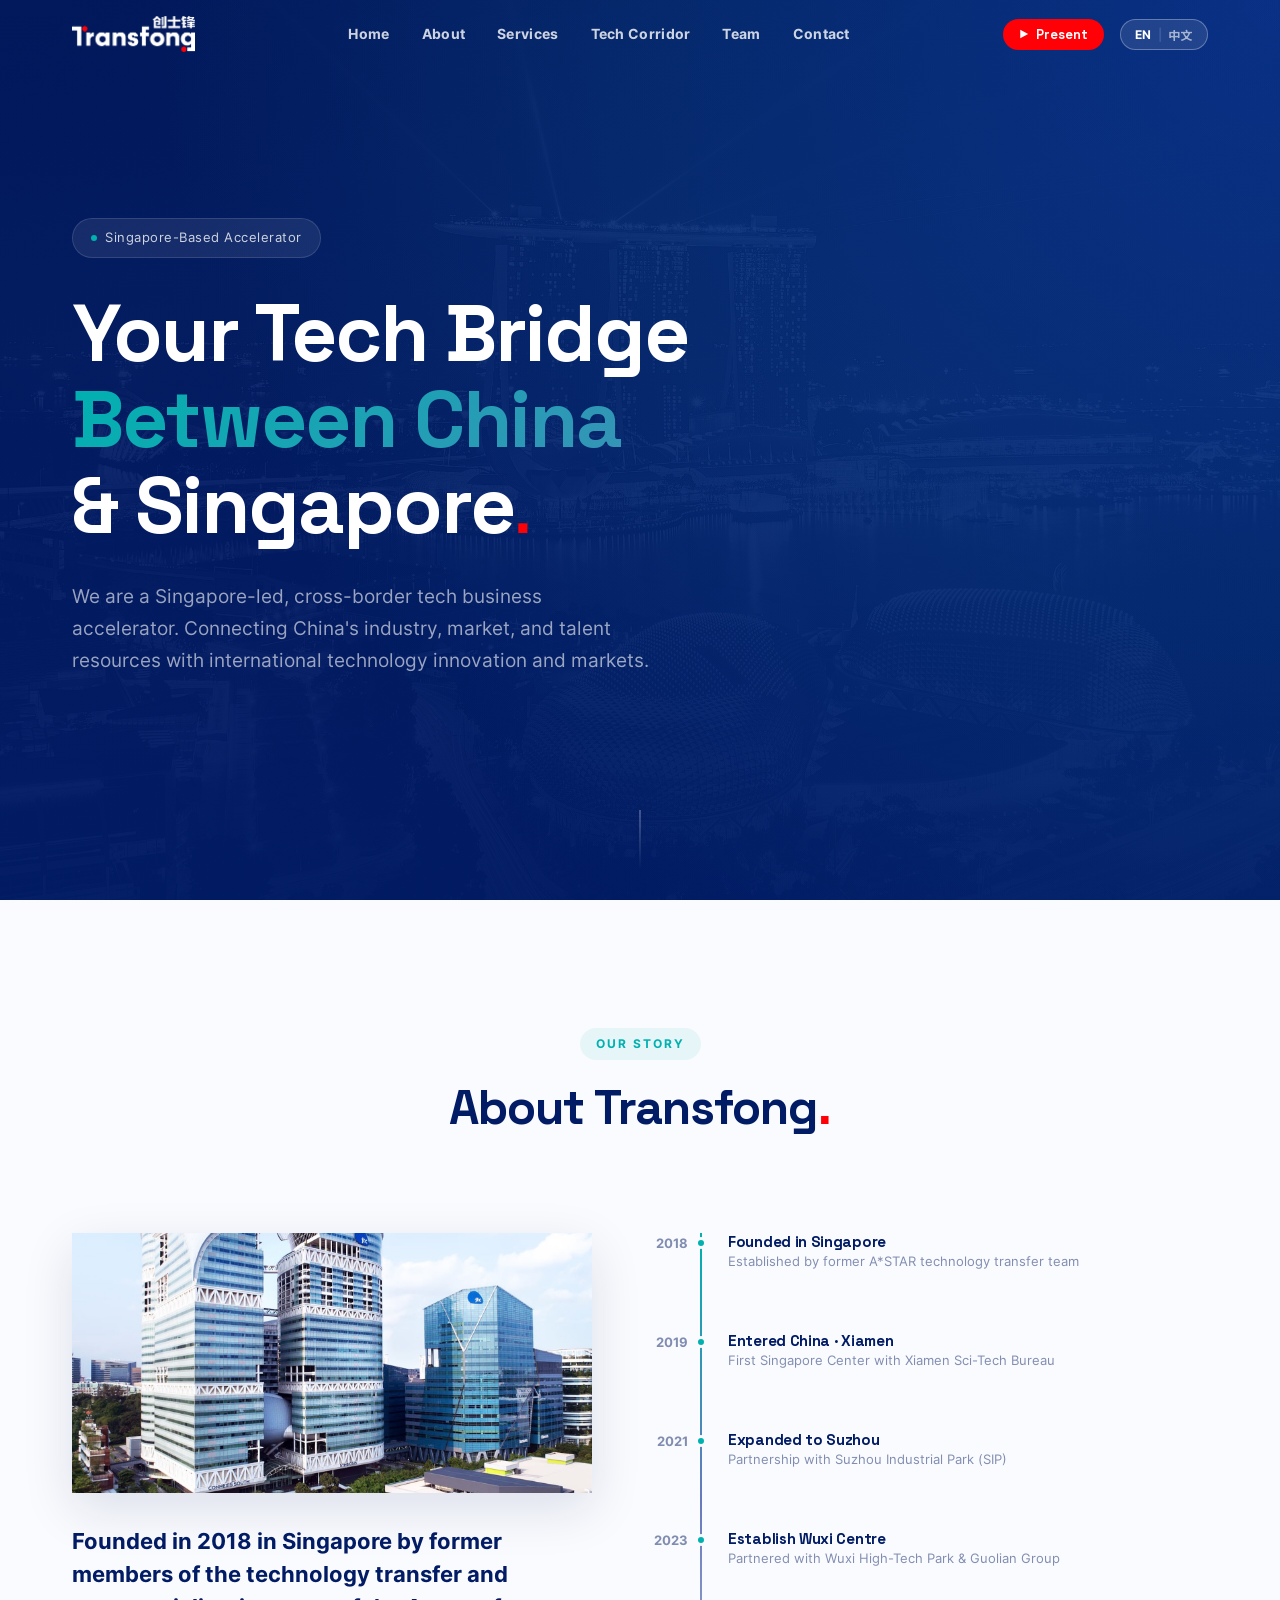
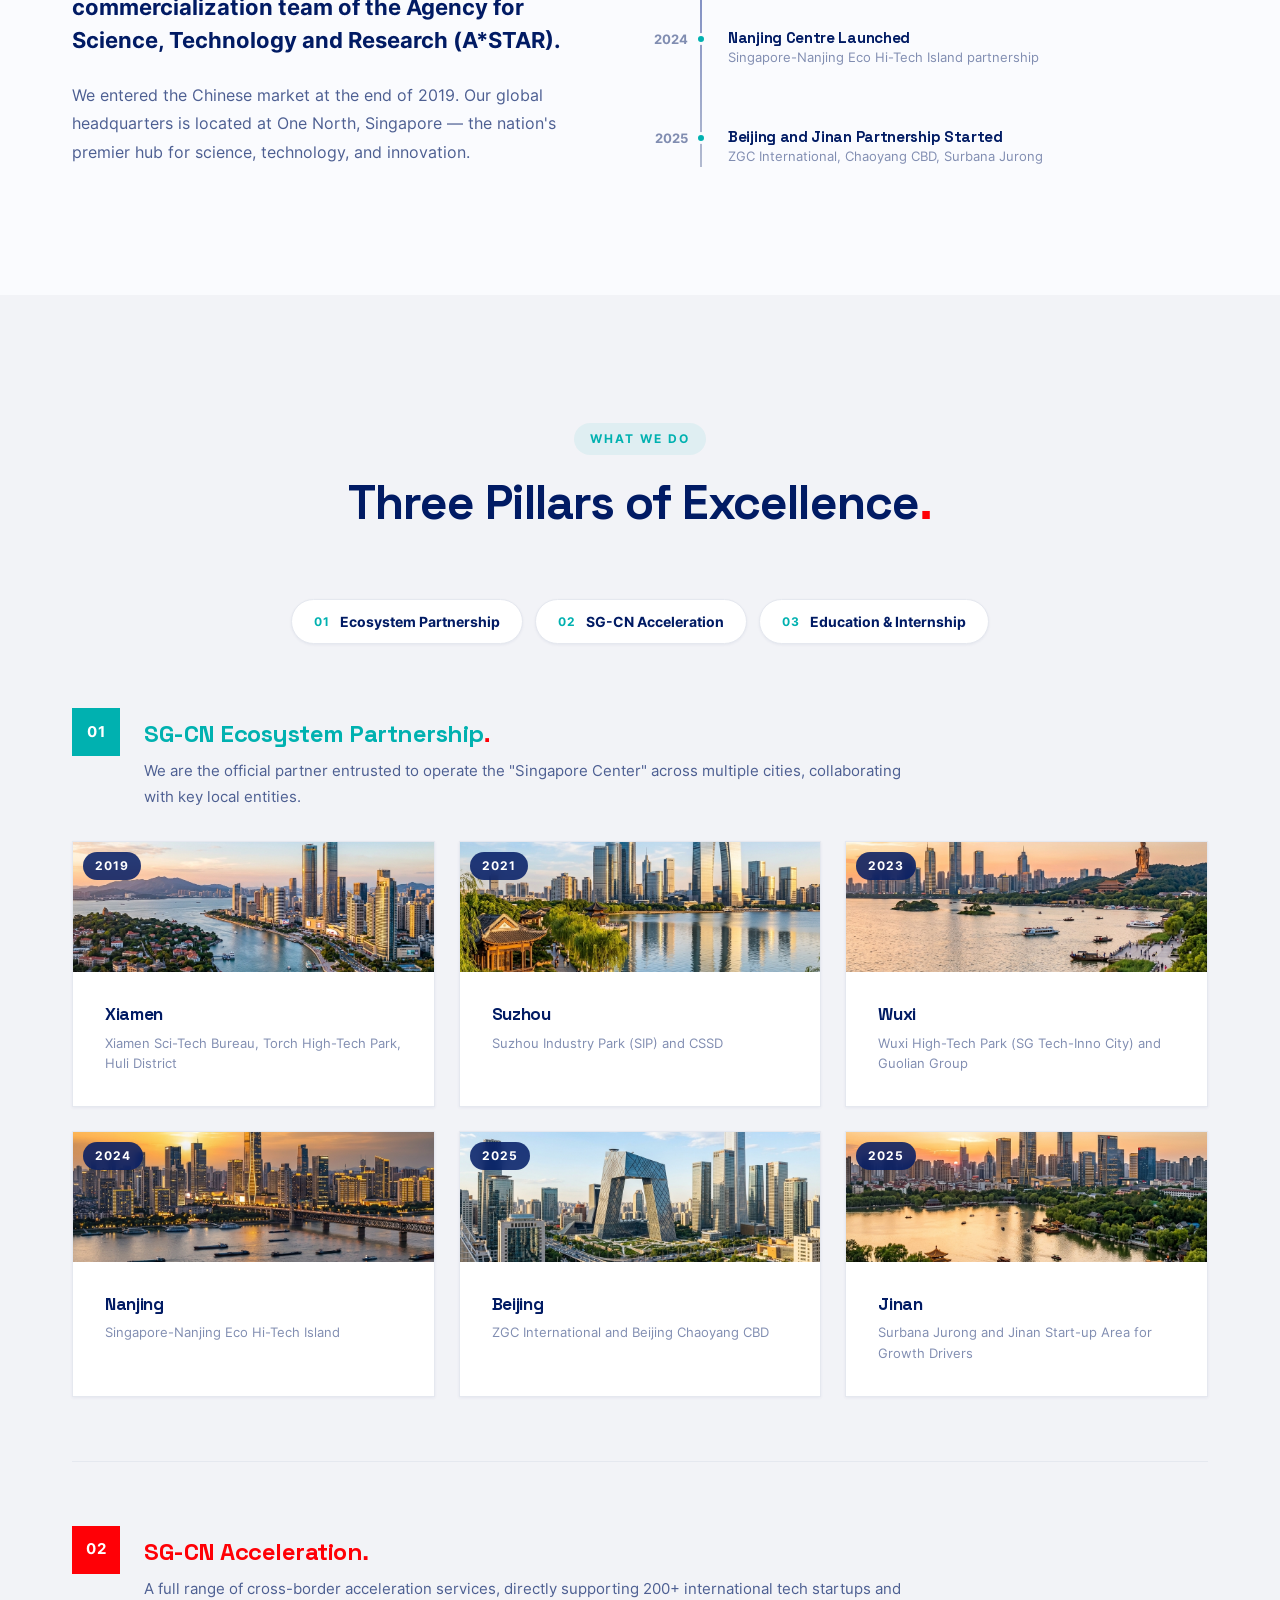
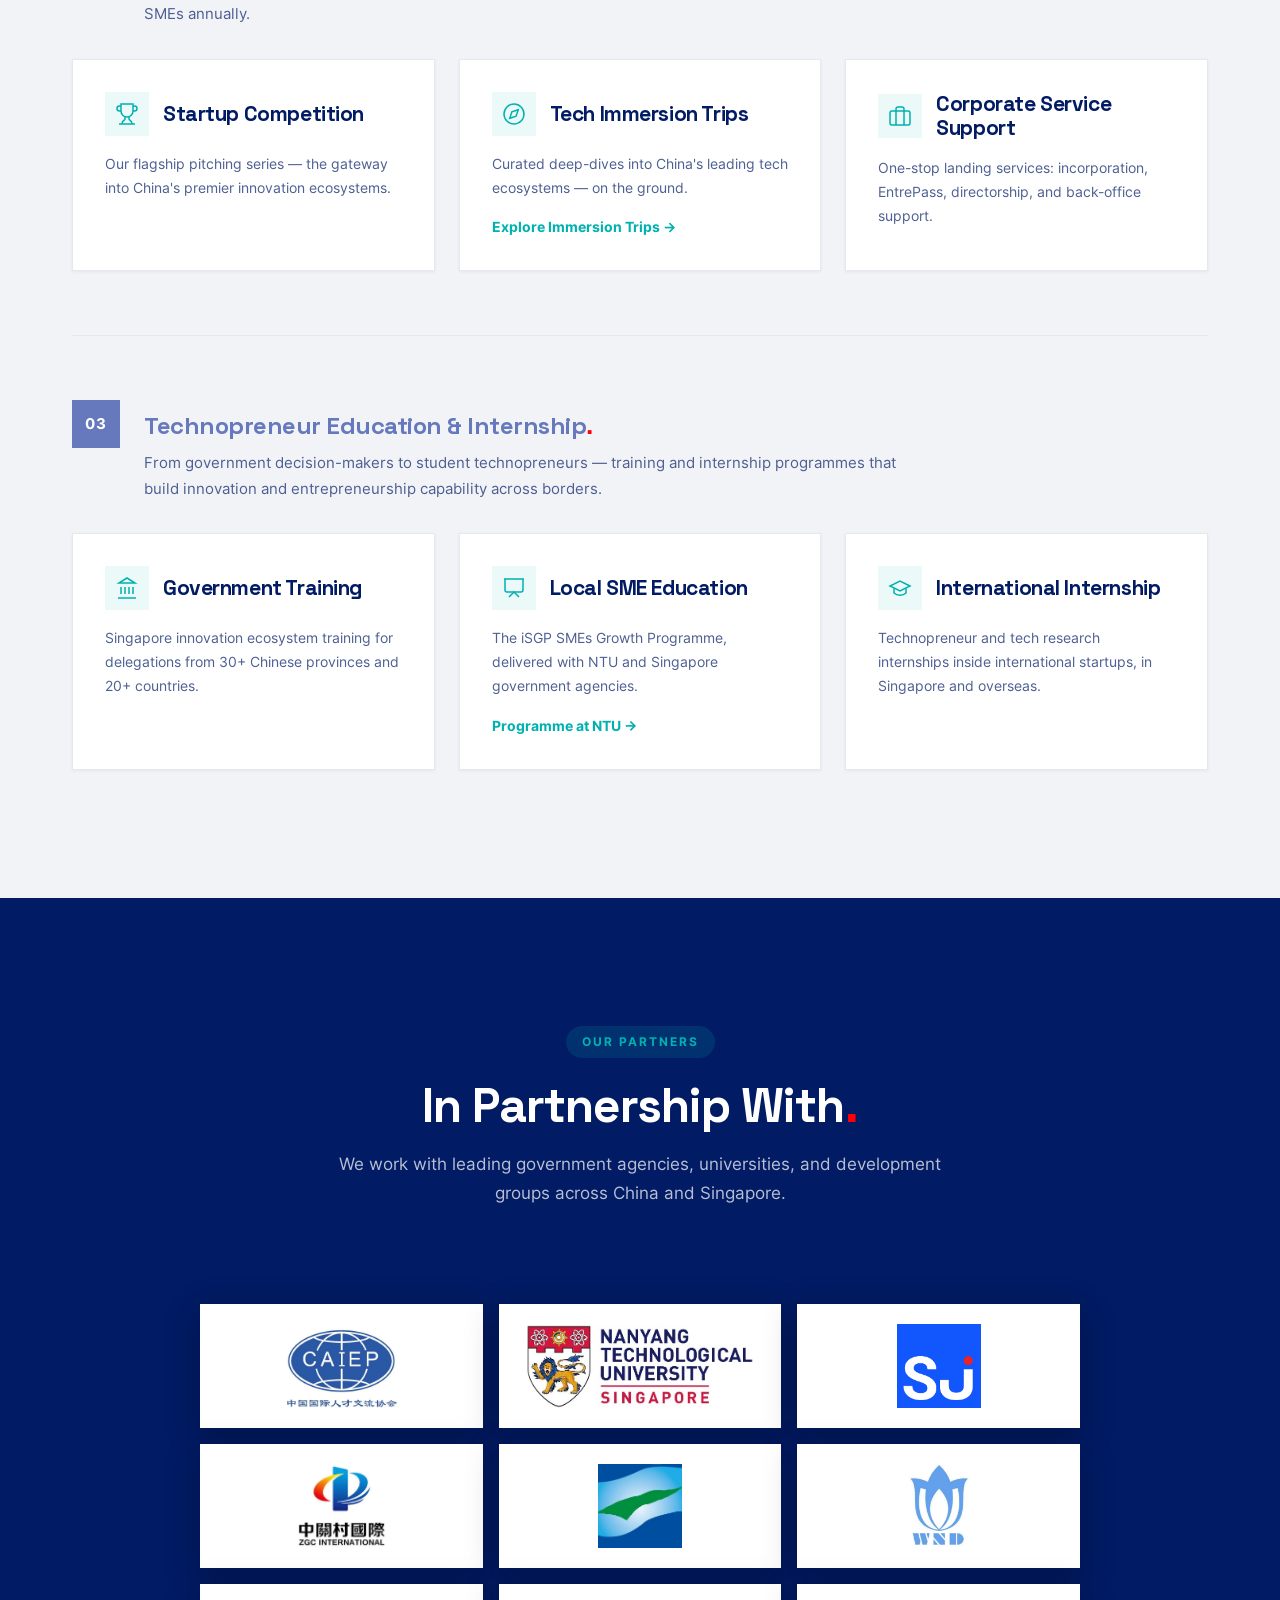
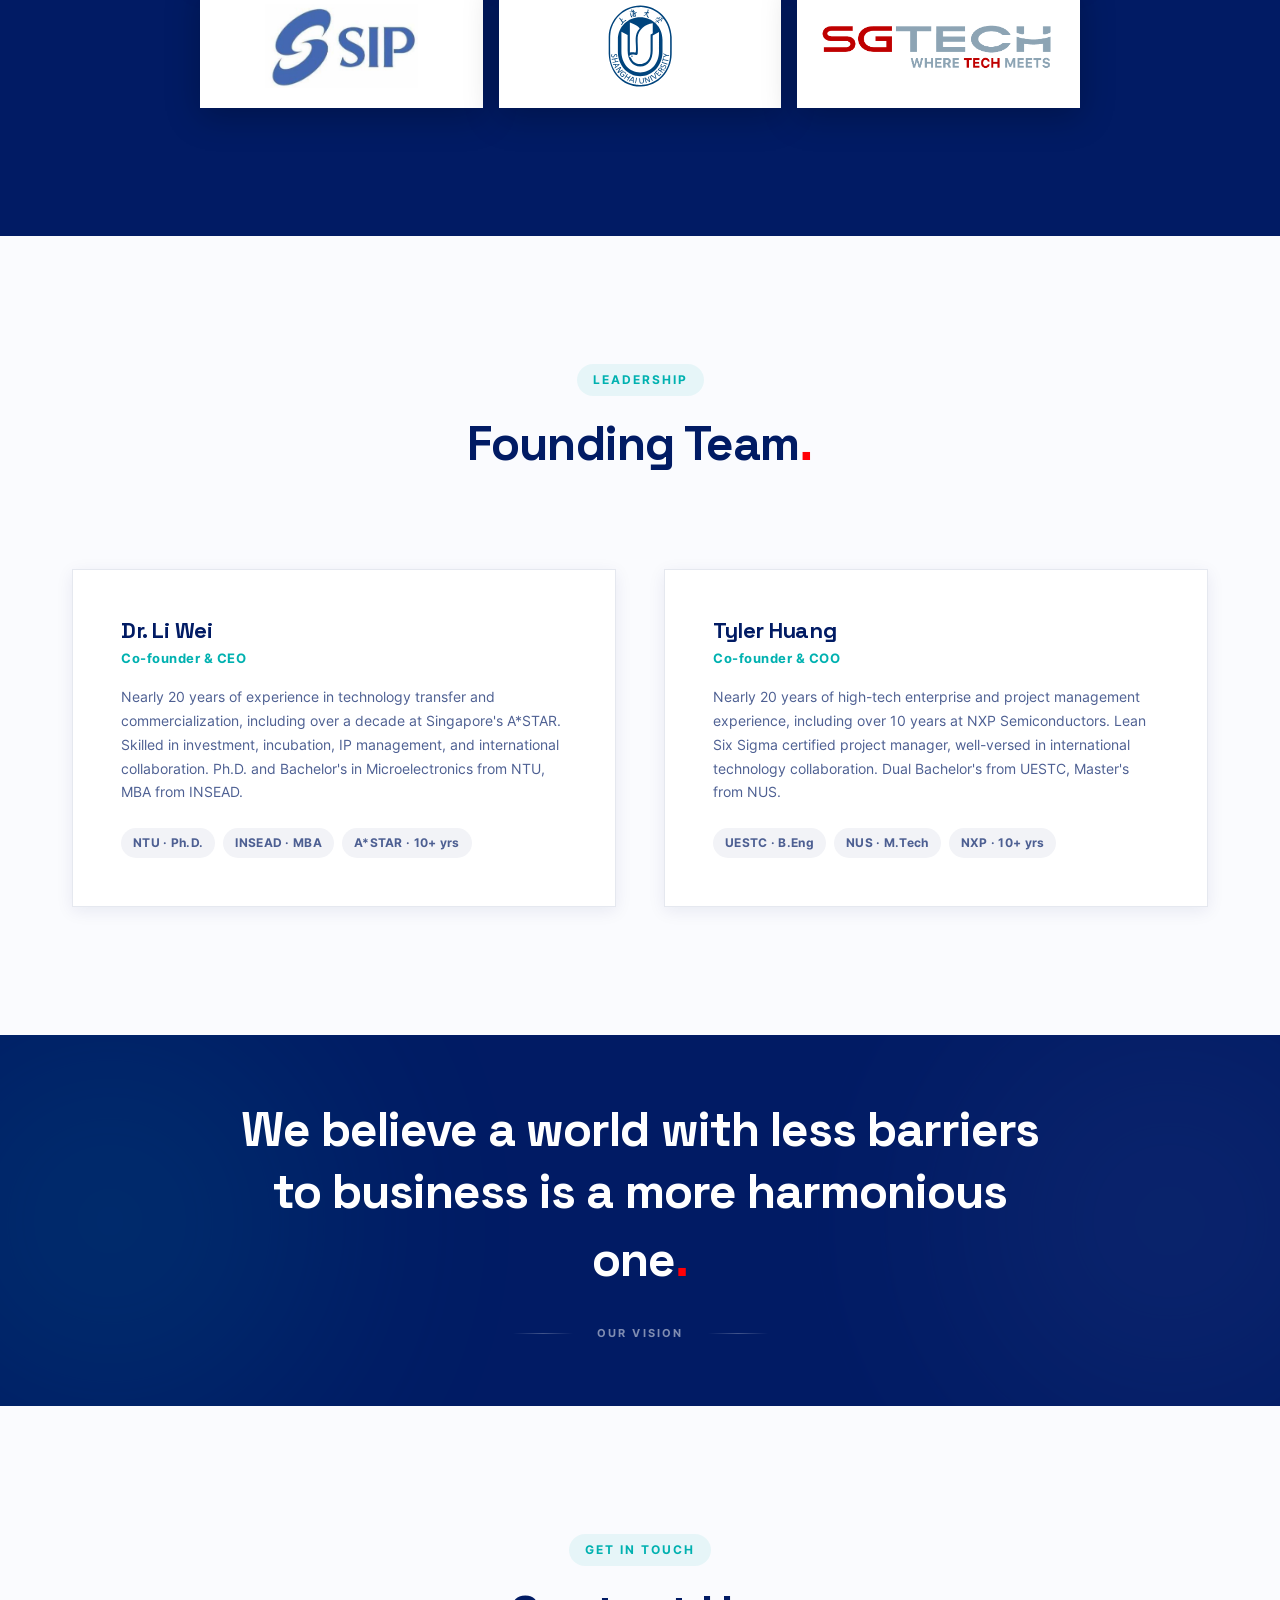
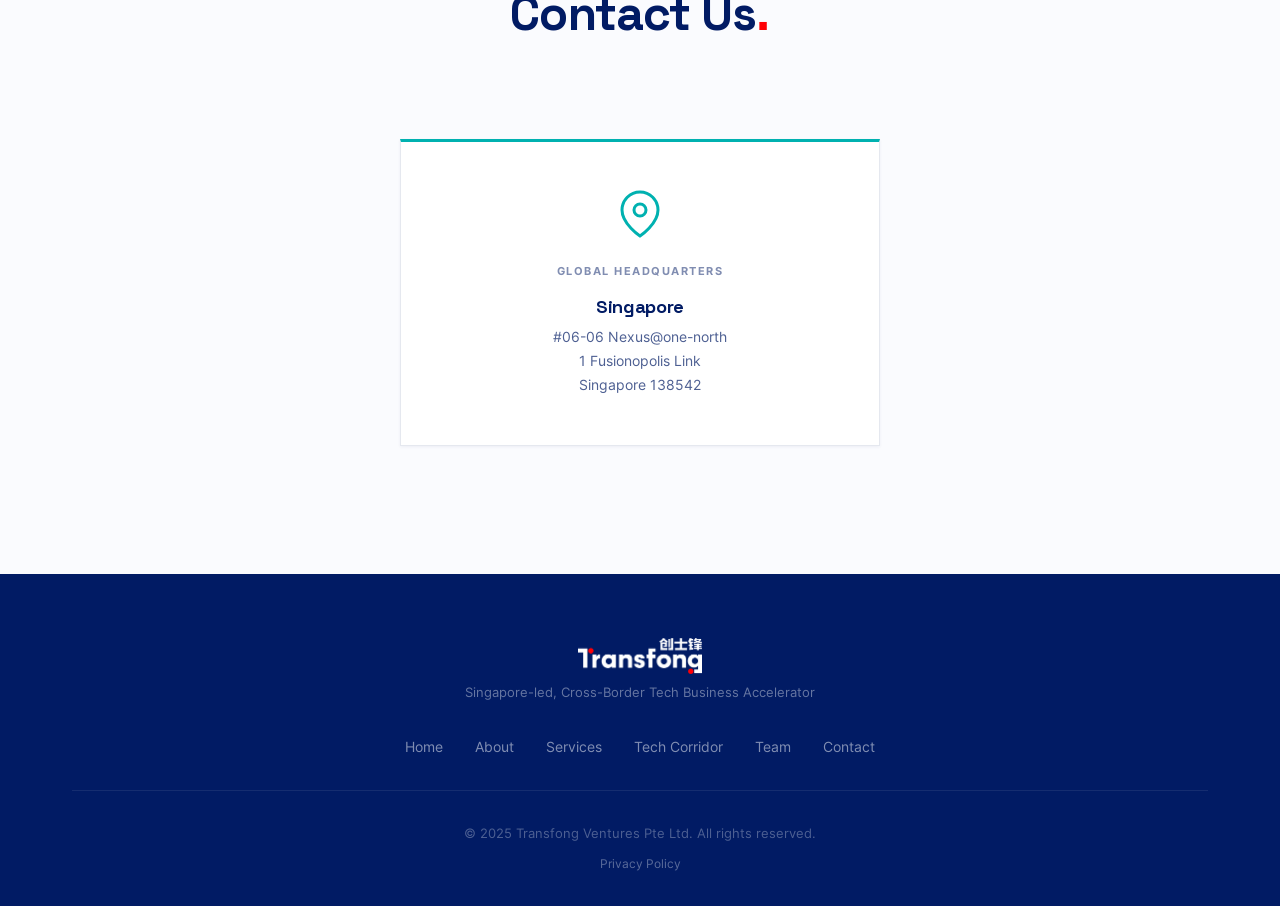
<file: index.html>
<!DOCTYPE html>
<html lang="en" data-lang="en">
<head>
    <meta charset="UTF-8">
    <meta name="viewport" content="width=device-width, initial-scale=1.0">
    <title>Transfong — Cross-Border Tech Business Accelerator</title>
    <link rel="icon" type="image/png" href="favicon.png">
    <meta name="description" content="Transfong is a Singapore-based cross-border tech business accelerator connecting China and international markets through ecosystem partnerships, acceleration, and training.">
    <meta name="keywords" content="Transfong, Singapore, accelerator, cross-border, technology, China, startup">
    <link rel="preload" href="/fonts/SpaceGrotesk-Bold.woff2" as="font" type="font/woff2" crossorigin>
    <link rel="preload" href="/fonts/Inter-Regular.woff2" as="font" type="font/woff2" crossorigin>
    <link rel="stylesheet" href="styles.css">
    <link rel="stylesheet" href="deck.css">
</head>
<body>

    <!-- Skip Link for Keyboard Accessibility -->
    <a href="#hero" class="skip-link">Skip to main content</a>

    <!-- ============ NAVIGATION ============ -->
    <nav class="navbar" id="navbar">
        <div class="nav-inner">
            <a href="#hero" class="nav-logo">
                <img src="pictures/Transfong Chinese Logo - On Blue.png" alt="Transfong" class="nav-logo-img nav-logo-dark" />
                <img src="pictures/Transfong Chinese Logo - On White.png" alt="Transfong" class="nav-logo-img nav-logo-light" />
            </a>
            <div class="nav-links" id="navLinks">
                <a href="#hero" class="nav-link" data-en="Home" data-zh="首页">Home</a>
                <a href="#about" class="nav-link" data-en="About" data-zh="关于我们">About</a>
                <a href="#services" class="nav-link" data-en="Services" data-zh="核心业务">Services</a>
                <a href="https://techcorridor.global/" class="nav-link" target="_blank" rel="noopener" data-en="Tech Corridor" data-zh="Tech Corridor">Tech Corridor</a>
                <a href="#team" class="nav-link" data-en="Team" data-zh="团队">Team</a>
                <a href="#contact" class="nav-link" data-en="Contact" data-zh="联系我们">Contact</a>
            </div>
            <div class="nav-actions">
                <button class="lang-toggle" id="langToggle" aria-label="Toggle Language">
                    <span class="lang-option active" data-lang="en">EN</span>
                    <span class="lang-divider">|</span>
                    <span class="lang-option" data-lang="zh">中文</span>
                </button>
                <button class="nav-burger" id="navBurger" aria-label="Toggle Menu">
                    <span></span>
                    <span></span>
                    <span></span>
                </button>
            </div>
        </div>
    </nav>

    <!-- ============ HERO SECTION ============ -->
    <section class="hero hero--photo" id="hero">
        <div class="hero-bg">
            <img src="pictures/Singapore-1.png" alt="Singapore skyline" class="hero-bg-photo" />
            <div class="hero-bg-overlay"></div>
            <!-- Sunshine effect top-right -->
            <div class="hero-sunshine"></div>
            <div class="hero-sunshine-rays"></div>
        </div>
        <div class="hero-content">
            <div class="hero-badge" data-en="Singapore-Based Accelerator" data-zh="新加坡科技加速器">
                <span class="hero-badge-dot"></span>
                Singapore-Based Accelerator
            </div>
            <h1 class="hero-title">
                <span class="hero-title-line" data-en="Your Tech Bridge" data-zh="助力科技企业">Your Tech Bridge</span>
                <span class="hero-title-line hero-title-accent" data-en="Between China" data-zh="搭建跨国">Between China</span>
                <span class="hero-title-line" data-en="& Singapore" data-zh="发展桥梁">& Singapore<span class="title-red-dot">.</span></span>
            </h1>
            <p class="hero-subtitle" data-en="We are a Singapore-led, cross-border tech business accelerator. Connecting China's industry, market, and talent resources with international technology innovation and markets." data-zh="我们是以新加坡为支点的跨境科技业务推动者。连接中国产业、市场和人才资源与国际科创技术和人才资源。">
                We are a Singapore-led, cross-border tech business accelerator. Connecting China's industry, market, and talent resources with international technology innovation and markets.
            </p>

        </div>
        <div class="hero-scroll-indicator">
            <div class="scroll-line"></div>
        </div>
    </section>

    <!-- ============ ABOUT SECTION ============ -->
    <section class="section section-about" id="about">
        <div class="container">
            <div class="section-header">
                <span class="section-label" data-en="Our Story" data-zh="我们的故事">Our Story</span>
                <h2 class="section-title" data-en="About Transfong" data-zh="关于创士锋">About Transfong<span class="title-red-dot">.</span></h2>
            </div>
            <div class="about-grid about-grid--with-photo">
                <div class="about-photo-col">
                    <div class="about-connexis-img">
                        <img src="pictures/Connexis.jpg" alt="Connexis, One-North Singapore" class="about-singapore-photo" />
                    </div>
                    <div class="about-narrative">
                        <p class="about-lead" data-en="Founded in 2018 in Singapore by former members of the technology transfer and commercialization team of the Agency for Science, Technology and Research (A*STAR)." data-zh="2018年，Transfong Ventures（新加坡创士锋）由原新加坡科技研究局（A*STAR）技术转移和商业化团队成员在新加坡创立。">
                            Founded in 2018 in Singapore by former members of the technology transfer and commercialization team of the Agency for Science, Technology and Research (A*STAR).
                        </p>
                        <p class="about-body" data-en="We entered the Chinese market at the end of 2019. Our global headquarters is located at One North, Singapore — the nation's premier hub for science, technology, and innovation." data-zh="2019年底开始进入中国。创士锋新加坡总部位于纬壹科技城——新加坡首屈一指的科技创新枢纽。">
                            We entered the Chinese market at the end of 2019. Our global headquarters is located at One North, Singapore — the nation's premier hub for science, technology, and innovation.
                        </p>
                    </div>
                </div>
                <div class="about-timeline">
                    <div class="timeline">
                        <div class="timeline-item" data-year="2018">
                            <div class="timeline-marker"></div>
                            <div class="timeline-content">
                                <h4 data-en="Founded in Singapore" data-zh="新加坡创立">Founded in Singapore</h4>
                                <p data-en="Established by former A*STAR technology transfer team" data-zh="由原A*STAR技术转移团队创立">Established by former A*STAR technology transfer team</p>
                            </div>
                        </div>
                        <div class="timeline-item" data-year="2019">
                            <div class="timeline-marker"></div>
                            <div class="timeline-content">
                                <h4 data-en="Entered China · Xiamen" data-zh="进入中国 · 厦门">Entered China · Xiamen</h4>
                                <p data-en="First Singapore Center with Xiamen Sci-Tech Bureau" data-zh="首个新加坡中心，与厦门市科技局合作">First Singapore Center with Xiamen Sci-Tech Bureau</p>
                            </div>
                        </div>
                        <div class="timeline-item" data-year="2021">
                            <div class="timeline-marker"></div>
                            <div class="timeline-content">
                                <h4 data-en="Expanded to Suzhou" data-zh="拓展至苏州">Expanded to Suzhou</h4>
                                <p data-en="Partnership with Suzhou Industrial Park (SIP)" data-zh="与苏州工业园区合作">Partnership with Suzhou Industrial Park (SIP)</p>
                            </div>
                        </div>
                        <div class="timeline-item" data-year="2023">
                            <div class="timeline-marker"></div>
                            <div class="timeline-content">
                                <h4 data-en="Establish Wuxi Centre" data-zh="建立无锡中心">Establish Wuxi Centre</h4>
                                <p data-en="Partnered with Wuxi High-Tech Park & Guolian Group" data-zh="与无锡高新区及国联集团合作">Partnered with Wuxi High-Tech Park & Guolian Group</p>
                            </div>
                        </div>
                        <div class="timeline-item" data-year="2024">
                            <div class="timeline-marker"></div>
                            <div class="timeline-content">
                                <h4 data-en="Nanjing Centre Launched" data-zh="南京中心启动">Nanjing Centre Launched</h4>
                                <p data-en="Singapore-Nanjing Eco Hi-Tech Island partnership" data-zh="与新加坡·南京生态科技岛合作">Singapore-Nanjing Eco Hi-Tech Island partnership</p>
                            </div>
                        </div>
                        <div class="timeline-item" data-year="2025">
                            <div class="timeline-marker"></div>
                            <div class="timeline-content">
                                <h4 data-en="Beijing and Jinan Partnership Started" data-zh="启动北京与济南合作">Beijing and Jinan Partnership Started</h4>
                                <p data-en="ZGC International, Chaoyang CBD, Surbana Jurong" data-zh="中关村国际、朝阳CBD、盛裕集团">ZGC International, Chaoyang CBD, Surbana Jurong</p>
                            </div>
                        </div>
                    </div>
                </div>
            </div>
        </div>
    </section>

    <!-- ============ SERVICES SECTION ============ -->
    <section class="section section-services" id="services">
        <style>
        /* --- What We Do (redesigned) — all styles scoped to #services --- */
        #services .wwd-nav { display: flex; justify-content: center; flex-wrap: wrap; gap: 12px; margin-top: -28px; }
        #services .wwd-nav a { display: inline-flex; align-items: center; gap: 10px; padding: 10px 22px; background: var(--white); border: 1px solid var(--border-light); border-radius: var(--radius-full); font-size: 14px; font-weight: 700; color: var(--navy); box-shadow: var(--shadow-sm); transition: all var(--duration-normal) var(--ease-out); }
        #services .wwd-nav a:hover { border-color: var(--teal); transform: translateY(-2px); box-shadow: var(--shadow-md); }
        #services .wwd-nav a:focus-visible { outline: 2px solid var(--teal); outline-offset: 2px; }
        #services .wwd-nav-num { font-size: 12px; font-weight: 700; color: var(--teal); letter-spacing: 1px; }
        #services .wwd-pillar { margin-top: var(--space-3xl); }
        #services .wwd-pillar + .wwd-pillar { margin-top: var(--space-3xl); padding-top: var(--space-3xl); border-top: 1px solid var(--border-light); }
        #services .wwd-pillar-head { display: flex; gap: var(--space-lg); align-items: flex-start; margin-bottom: var(--space-xl); max-width: 860px; }
        #services .wwd-pillar-num { flex-shrink: 0; width: 48px; height: 48px; display: flex; align-items: center; justify-content: center; background: var(--navy); color: var(--white); font-size: 15px; font-weight: 700; letter-spacing: 1px; border-radius: 0; }
        #services .wwd-pillar-head h3 { font-size: 24px; font-weight: 700; color: var(--navy); letter-spacing: -0.5px; line-height: 1.25; margin: 9px 0 8px; }
        #services .wwd-pillar-head p { font-size: 15px; color: var(--text-secondary); line-height: 1.7; }
        #services .wwd-grid { display: grid; grid-template-columns: repeat(3, 1fr); gap: var(--space-lg); }
        #services .wwd-card { display: flex; flex-direction: column; position: relative; overflow: hidden; background: var(--white); border: 1px solid var(--border-light); border-radius: 0; box-shadow: var(--shadow-sm); transition: all var(--duration-normal) var(--ease-out); }
        #services .wwd-card::before { content: ''; position: absolute; top: 0; left: 0; right: 0; height: 6px; background: linear-gradient(90deg, var(--teal), var(--purple)); transform: scaleX(0); transform-origin: left; transition: transform var(--duration-normal) var(--ease-out); z-index: 1; }
        #services .wwd-card:hover { transform: translateY(-4px); box-shadow: var(--shadow-lg); }
        #services .wwd-card:hover::before { transform: scaleX(1); }
        #services .wwd-city-photo { position: relative; height: 130px; overflow: hidden; }
        #services .wwd-city-photo img { width: 100%; height: 100%; object-fit: cover; transition: transform 0.4s ease; }
        #services .wwd-card:hover .wwd-city-photo img { transform: scale(1.06); }
        #services .wwd-city-year { position: absolute; top: 10px; left: 10px; padding: 4px 12px; background: rgba(1, 27, 100, 0.85); color: var(--white); font-size: 12px; font-weight: 700; letter-spacing: 1px; border-radius: var(--radius-full); backdrop-filter: blur(4px); }
        #services .wwd-card-body { display: flex; flex-direction: column; flex: 1; padding: var(--space-xl); }
        #services .wwd-card-body h4 { font-size: 17px; font-weight: 700; color: var(--navy); margin-bottom: var(--space-sm); }
        #services .wwd-card-body p { font-size: 14px; color: var(--text-secondary); line-height: 1.7; }
        #services .wwd-city .wwd-card-body p { font-size: 13px; color: var(--text-light); line-height: 1.6; }
        #services .wwd-icon { width: 44px; height: 44px; padding: 10px; background: rgba(0, 177, 176, 0.08); border-radius: 0; color: var(--teal); margin-bottom: var(--space-md); }
        #services .wwd-icon svg { width: 100%; height: 100%; }
        #services .wwd-sub { font-size: 12px; font-weight: 700; color: var(--teal); letter-spacing: 0.5px; margin-bottom: 6px; }
        #services .wwd-link { margin-top: auto; padding-top: var(--space-md); font-size: 14px; font-weight: 700; color: var(--teal); align-self: flex-start; }
        #services .wwd-link:hover { text-decoration: underline; }
        #services .wwd-link:focus-visible { outline: 2px solid var(--teal); outline-offset: 2px; border-radius: 0; }
        #services .wwd-card-head { display: flex; align-items: center; gap: 14px; margin-bottom: var(--space-md); }
        #services .wwd-card-head .wwd-icon { margin-bottom: 0; flex-shrink: 0; }
        #services .wwd-card-head h4 { font-size: 21px; font-weight: 700; color: var(--navy); line-height: 1.15; margin-bottom: 0; }
        /* Sub-section (pillar) titles + number chips colored like the internship "Why Join" cards: teal / red / purple */
        #services #pillar-1 .wwd-pillar-num { background: var(--teal); }
        #services #pillar-1 .wwd-pillar-head h3 { color: var(--teal); }
        #services #pillar-2 .wwd-pillar-num { background: var(--red); }
        #services #pillar-2 .wwd-pillar-head h3 { color: var(--red); }
        #services #pillar-3 .wwd-pillar-num { background: var(--purple); }
        #services #pillar-3 .wwd-pillar-head h3 { color: var(--purple); }
        #services.wwd-anim .wwd-reveal { opacity: 0; transform: translateY(24px); transition: opacity 0.6s cubic-bezier(0.16, 1, 0.3, 1), transform 0.6s cubic-bezier(0.16, 1, 0.3, 1); }
        #services.wwd-anim .wwd-reveal.wwd-in { opacity: 1; transform: none; }
        @media (max-width: 1024px) {
            #services .wwd-grid { grid-template-columns: repeat(2, 1fr); }
        }
        @media (max-width: 640px) {
            #services .wwd-grid { grid-template-columns: 1fr; }
            #services .wwd-nav { gap: 8px; }
            #services .wwd-nav a { padding: 8px 16px; font-size: 13px; }
            #services .wwd-pillar-head { flex-direction: column; gap: var(--space-md); }
            #services .wwd-pillar-head h3 { margin-top: 0; }
        }
        </style>
        <div class="container">
            <div class="section-header">
                <span class="section-label" data-en="What We Do" data-zh="我们的业务">What We Do</span>
                <h2 class="section-title" data-en="Three Pillars of Excellence" data-zh="三大业务板块">Three Pillars of Excellence<span class="title-red-dot">.</span></h2>
            </div>

            <nav class="wwd-nav wwd-reveal" aria-label="Three pillars">
                <a href="#pillar-1"><span class="wwd-nav-num" aria-hidden="true">01</span><span data-en="Ecosystem Partnership" data-zh="政府园区国际生态">Ecosystem Partnership</span></a>
                <a href="#pillar-2"><span class="wwd-nav-num" aria-hidden="true">02</span><span data-en="SG-CN Acceleration" data-zh="新中科创加速">SG-CN Acceleration</span></a>
                <a href="#pillar-3"><span class="wwd-nav-num" aria-hidden="true">03</span><span data-en="Education & Internship" data-zh="科创教育与实习">Education & Internship</span></a>
            </nav>

            <!-- Pillar 1 -->
            <div class="wwd-pillar" id="pillar-1">
                <div class="wwd-pillar-head wwd-reveal">
                    <div class="wwd-pillar-num" aria-hidden="true">01</div>
                    <div>
                        <h3 data-en="SG-CN Ecosystem Partnership" data-zh="政府园区国际生态">SG-CN Ecosystem Partnership<span class="title-red-dot">.</span></h3>
                        <p data-en="We are the official partner entrusted to operate the 'Singapore Center' across multiple cities, collaborating with key local entities." data-zh="我们运营多地中国-新加坡合作园区的「新加坡中心」，并与各地核心机构开展深度合作。">We are the official partner entrusted to operate the "Singapore Center" across multiple cities, collaborating with key local entities.</p>
                    </div>
                </div>
                <div class="wwd-grid">
                    <div class="wwd-card wwd-city wwd-reveal">
                        <div class="wwd-city-photo"><img src="pictures/city photos/xiamen.png" alt="Xiamen" loading="lazy"><span class="wwd-city-year">2019</span></div>
                        <div class="wwd-card-body">
                            <h4 data-en="Xiamen" data-zh="厦门">Xiamen</h4>
                            <p data-en="Xiamen Sci-Tech Bureau, Torch High-Tech Park, Huli District" data-zh="厦门市科技局、火炬高新区、湖里区政府">Xiamen Sci-Tech Bureau, Torch High-Tech Park, Huli District</p>
                        </div>
                    </div>
                    <div class="wwd-card wwd-city wwd-reveal">
                        <div class="wwd-city-photo"><img src="pictures/city photos/suzhou_city_1775401526737.png" alt="Suzhou" loading="lazy"><span class="wwd-city-year">2021</span></div>
                        <div class="wwd-card-body">
                            <h4 data-en="Suzhou" data-zh="苏州">Suzhou</h4>
                            <p data-en="Suzhou Industry Park (SIP) and CSSD" data-zh="苏州工业园区及中新集团">Suzhou Industry Park (SIP) and CSSD</p>
                        </div>
                    </div>
                    <div class="wwd-card wwd-city wwd-reveal">
                        <div class="wwd-city-photo"><img src="pictures/city photos/wuxi_city_1775401544086.png" alt="Wuxi" loading="lazy"><span class="wwd-city-year">2023</span></div>
                        <div class="wwd-card-body">
                            <h4 data-en="Wuxi" data-zh="无锡">Wuxi</h4>
                            <p data-en="Wuxi High-Tech Park (SG Tech-Inno City) and Guolian Group" data-zh="无锡高新区及无锡国联集团">Wuxi High-Tech Park (SG Tech-Inno City) and Guolian Group</p>
                        </div>
                    </div>
                    <div class="wwd-card wwd-city wwd-reveal">
                        <div class="wwd-city-photo"><img src="pictures/city photos/nanjing_city_1775401560749.png" alt="Nanjing" loading="lazy"><span class="wwd-city-year">2024</span></div>
                        <div class="wwd-card-body">
                            <h4 data-en="Nanjing" data-zh="南京">Nanjing</h4>
                            <p data-en="Singapore-Nanjing Eco Hi-Tech Island" data-zh="新加坡·南京生态科技岛">Singapore-Nanjing Eco Hi-Tech Island</p>
                        </div>
                    </div>
                    <div class="wwd-card wwd-city wwd-reveal">
                        <div class="wwd-city-photo"><img src="pictures/city photos/beijing_city_1775401578524.png" alt="Beijing" loading="lazy"><span class="wwd-city-year">2025</span></div>
                        <div class="wwd-card-body">
                            <h4 data-en="Beijing" data-zh="北京">Beijing</h4>
                            <p data-en="ZGC International and Beijing Chaoyang CBD" data-zh="中关村国际及北京朝阳CBD">ZGC International and Beijing Chaoyang CBD</p>
                        </div>
                    </div>
                    <div class="wwd-card wwd-city wwd-reveal">
                        <div class="wwd-city-photo"><img src="pictures/city photos/jinan_city_1775401597961.png" alt="Jinan" loading="lazy"><span class="wwd-city-year">2025</span></div>
                        <div class="wwd-card-body">
                            <h4 data-en="Jinan" data-zh="济南">Jinan</h4>
                            <p data-en="Surbana Jurong and Jinan Start-up Area for Growth Drivers" data-zh="盛裕集团及济南新旧动能转换起步区">Surbana Jurong and Jinan Start-up Area for Growth Drivers</p>
                        </div>
                    </div>
                </div>
            </div>

            <!-- Pillar 2 -->
            <div class="wwd-pillar" id="pillar-2">
                <div class="wwd-pillar-head wwd-reveal">
                    <div class="wwd-pillar-num" aria-hidden="true">02</div>
                    <div>
                        <h3 data-en="SG-CN Acceleration" data-zh="新中科创加速">SG-CN Acceleration<span class="title-red-dot">.</span></h3>
                        <p data-en="A full range of cross-border acceleration services, directly supporting 200+ international tech startups and SMEs annually." data-zh="依托新中合作的产业科创生态，为科创企业提供全方位跨国加速服务，每年直接支持200余家国际科创企业。">A full range of cross-border acceleration services, directly supporting 200+ international tech startups and SMEs annually.</p>
                    </div>
                </div>
                <div class="wwd-grid">
                    <div class="wwd-card wwd-reveal">
                        <div class="wwd-card-body">
                            <div class="wwd-card-head">
                                <div class="wwd-icon" aria-hidden="true">
                                    <svg viewBox="0 0 24 24" fill="none" stroke="currentColor" stroke-width="1.5"><path d="M6 9H4.5a2.5 2.5 0 0 1 0-5H6"/><path d="M18 9h1.5a2.5 2.5 0 0 0 0-5H18"/><path d="M4 22h16"/><path d="M10 14.66V17c0 .55-.47.98-.97 1.21C7.85 18.75 7 20.24 7 22"/><path d="M14 14.66V17c0 .55.47.98.97 1.21C16.15 18.75 17 20.24 17 22"/><path d="M18 2H6v7a6 6 0 0 0 12 0V2Z"/></svg>
                                </div>
                                <h4 data-en="Startup Competition" data-zh="科创大赛">Startup Competition</h4>
                            </div>
                            <p data-en="Our flagship pitching series — the gateway into China's premier innovation ecosystems." data-zh="旗舰路演大赛系列——通往中国顶级创新生态的入口。">Our flagship pitching series — the gateway into China's premier innovation ecosystems.</p>
                        </div>
                    </div>
                    <div class="wwd-card wwd-reveal">
                        <div class="wwd-card-body">
                            <div class="wwd-card-head">
                                <div class="wwd-icon" aria-hidden="true">
                                    <svg viewBox="0 0 24 24" fill="none" stroke="currentColor" stroke-width="1.5"><circle cx="12" cy="12" r="10"/><polygon points="16.24 7.76 14.12 14.12 7.76 16.24 9.88 9.88 16.24 7.76"/></svg>
                                </div>
                                <h4 data-en="Tech Immersion Trips" data-zh="科技沉浸考察">Tech Immersion Trips</h4>
                            </div>
                            <p data-en="Curated deep-dives into China's leading tech ecosystems — on the ground." data-zh="深入中国领先科技生态的精品实地考察。">Curated deep-dives into China's leading tech ecosystems — on the ground.</p>
                            <a href="https://techcorridor.global/" class="wwd-link" target="_blank" rel="noopener" data-en="Explore Immersion Trips →" data-zh="了解沉浸考察 →">Explore Immersion Trips →</a>
                        </div>
                    </div>
                    <div class="wwd-card wwd-reveal">
                        <div class="wwd-card-body">
                            <div class="wwd-card-head">
                                <div class="wwd-icon" aria-hidden="true">
                                    <svg viewBox="0 0 24 24" fill="none" stroke="currentColor" stroke-width="1.5"><rect x="2" y="7" width="20" height="14" rx="2" ry="2"/><path d="M16 21V5a2 2 0 0 0-2-2h-4a2 2 0 0 0-2 2v16"/></svg>
                                </div>
                                <h4 data-en="Corporate Service Support" data-zh="企业落地服务">Corporate Service Support</h4>
                            </div>
                            <p data-en="One-stop landing services: incorporation, EntrePass, directorship, and back-office support." data-zh="一站式落地服务：公司注册、创业准证申请、董事服务与后台支持。">One-stop landing services: incorporation, EntrePass, directorship, and back-office support.</p>
                        </div>
                    </div>
                </div>
            </div>

            <!-- Pillar 3 -->
            <div class="wwd-pillar" id="pillar-3">
                <div class="wwd-pillar-head wwd-reveal">
                    <div class="wwd-pillar-num" aria-hidden="true">03</div>
                    <div>
                        <h3 data-en="Technopreneur Education & Internship" data-zh="科创教育与实习">Technopreneur Education & Internship<span class="title-red-dot">.</span></h3>
                        <p data-en="From government decision-makers to student technopreneurs — training and internship programmes that build innovation and entrepreneurship capability across borders." data-zh="从政府决策者到学生科创人才——助力跨国创新创业生态建设的培训与实习项目。">From government decision-makers to student technopreneurs — training and internship programmes that build innovation and entrepreneurship capability across borders.</p>
                    </div>
                </div>
                <div class="wwd-grid">
                    <div class="wwd-card wwd-reveal">
                        <div class="wwd-card-body">
                            <div class="wwd-card-head">
                                <div class="wwd-icon" aria-hidden="true">
                                    <svg viewBox="0 0 24 24" fill="none" stroke="currentColor" stroke-width="1.5"><line x1="3" y1="22" x2="21" y2="22"/><line x1="6" y1="18" x2="6" y2="11"/><line x1="10" y1="18" x2="10" y2="11"/><line x1="14" y1="18" x2="14" y2="11"/><line x1="18" y1="18" x2="18" y2="11"/><polygon points="12 2 20 7 4 7"/></svg>
                                </div>
                                <h4 data-en="Government Training" data-zh="政府培训">Government Training</h4>
                            </div>
                            <p data-en="Singapore innovation ecosystem training for delegations from 30+ Chinese provinces and 20+ countries." data-zh="新加坡创新生态培训——承接中国30余个省市及20多个国家代表团的学习考察。">Singapore innovation ecosystem training for delegations from 30+ Chinese provinces and 20+ countries.</p>
                        </div>
                    </div>
                    <div class="wwd-card wwd-reveal">
                        <div class="wwd-card-body">
                            <div class="wwd-card-head">
                                <div class="wwd-icon" aria-hidden="true">
                                    <svg viewBox="0 0 24 24" fill="none" stroke="currentColor" stroke-width="1.5"><path d="M2 3h20"/><path d="M21 3v11a2 2 0 0 1-2 2H5a2 2 0 0 1-2-2V3"/><path d="m7 21 5-5 5 5"/></svg>
                                </div>
                                <h4 data-en="Local SME Education" data-zh="本地中小企业培训">Local SME Education</h4>
                            </div>
                            <p data-en="The iSGP SMEs Growth Programme, delivered with NTU and Singapore government agencies." data-zh="与南洋理工大学及新加坡政府机构合作开展iSGP新加坡企业成长营。">The iSGP SMEs Growth Programme, delivered with NTU and Singapore government agencies.</p>
                            <a href="https://www.ntu.edu.sg/ntupreneur/programmes/professional-development/iSGP-chinese" target="_blank" rel="noopener" class="wwd-link" data-en="Programme at NTU →" data-zh="查看NTU课程页面 →">Programme at NTU →</a>
                        </div>
                    </div>
                    <div class="wwd-card wwd-reveal">
                        <div class="wwd-card-body">
                            <div class="wwd-card-head">
                                <div class="wwd-icon" aria-hidden="true">
                                    <svg viewBox="0 0 24 24" fill="none" stroke="currentColor" stroke-width="1.5"><path d="M22 10 12 5 2 10l10 5 10-5Z"/><path d="M6 12.5V17c3 3 9 3 12 0v-4.5"/></svg>
                                </div>
                                <h4 data-en="International Internship" data-zh="国际实习">International Internship</h4>
                            </div>
                            <p data-en="Technopreneur and tech research internships inside international startups, in Singapore and overseas." data-zh="科创与科研项目实习——为学生提供进入国际科技创业公司的实习机会。">Technopreneur and tech research internships inside international startups, in Singapore and overseas.</p>
                        </div>
                    </div>
                </div>
            </div>
        </div>
        <script>
        /* Scoped to #services: scroll-reveal for the redesigned What We Do section */
        (function () {
            var sec = document.getElementById('services');
            if (!sec || !('IntersectionObserver' in window)) return;
            if (window.matchMedia && window.matchMedia('(prefers-reduced-motion: reduce)').matches) return;
            sec.classList.add('wwd-anim');
            var els = sec.querySelectorAll('.wwd-reveal');
            els.forEach(function (el, i) { el.style.transitionDelay = (i % 3) * 0.08 + 's'; });
            var io = new IntersectionObserver(function (entries) {
                entries.forEach(function (entry) {
                    if (entry.isIntersecting) {
                        entry.target.classList.add('wwd-in');
                        io.unobserve(entry.target);
                    }
                });
            }, { rootMargin: '0px 0px -60px 0px' });
            els.forEach(function (el) { io.observe(el); });
        })();
        </script>
    </section>

    <!-- ============ PARTNERS ============ -->
    <section class="section section-partners" id="partners">
        <div class="container">
            <div class="section-header">
                <span class="section-label" data-en="Our Partners" data-zh="合作伙伴">Our Partners</span>
                <h2 class="section-title" data-en="In Partnership With" data-zh="携手同行">In Partnership With<span class="title-red-dot">.</span></h2>
                <p class="partners-subtitle" data-en="We work with leading government agencies, universities, and development groups across China and Singapore." data-zh="我们与中新两地领先的政府机构、高校与产业集团深度合作。">We work with leading government agencies, universities, and development groups across China and Singapore.</p>
                <p class="partners-hint" data-en="Tap a logo to see the full name." data-zh="点击图标可查看完整名称。">Tap a logo to see the full name.</p>
            </div>
            <div class="partners-grid">
                <div class="partner-card" tabindex="0" role="button" aria-label="Flip card to view partner name">
                    <div class="partner-card-inner">
                        <div class="partner-card-front"><div class="partner-logo"><img src="pictures/logos/caiep.png" alt="CAIEP" loading="lazy"></div></div>
                        <div class="partner-card-back"><p class="partner-name" data-en="China Association for International Exchange of Personnel" data-zh="中国国际人才交流协会">China Association for International Exchange of Personnel</p></div>
                    </div>
                </div>
                <div class="partner-card" tabindex="0" role="button" aria-label="Flip card to view partner name">
                    <div class="partner-card-inner">
                        <div class="partner-card-front"><div class="partner-logo"><img src="pictures/logos/ntu.jpg" alt="Nanyang Technological University" loading="lazy"></div></div>
                        <div class="partner-card-back"><p class="partner-name" data-en="Nanyang Technological University, Singapore" data-zh="新加坡南洋理工大学">Nanyang Technological University, Singapore</p></div>
                    </div>
                </div>
                <div class="partner-card" tabindex="0" role="button" aria-label="Flip card to view partner name">
                    <div class="partner-card-inner">
                        <div class="partner-card-front"><div class="partner-logo"><img src="pictures/logos/surbana-jurong.png" alt="Surbana Jurong" loading="lazy"></div></div>
                        <div class="partner-card-back"><p class="partner-name" data-en="Surbana Jurong, Singapore" data-zh="新加坡盛裕集团">Surbana Jurong, Singapore</p></div>
                    </div>
                </div>
                <div class="partner-card" tabindex="0" role="button" aria-label="Flip card to view partner name">
                    <div class="partner-card-inner">
                        <div class="partner-card-front"><div class="partner-logo"><img src="pictures/logos/zgc.jpg" alt="Zhongguancun Industry Development Group" loading="lazy"></div></div>
                        <div class="partner-card-back"><p class="partner-name" data-en="Zhongguancun Industry Development Group" data-zh="中关村产业发展集团">Zhongguancun Industry Development Group</p></div>
                    </div>
                </div>
                <div class="partner-card" tabindex="0" role="button" aria-label="Flip card to view partner name">
                    <div class="partner-card-inner">
                        <div class="partner-card-front"><div class="partner-logo"><img src="pictures/logos/nanjing-eco-island.jpg" alt="Singapore-Nanjing Eco Hi-Tech Island" loading="lazy"></div></div>
                        <div class="partner-card-back"><p class="partner-name" data-en="Singapore-Nanjing Eco Hi-Tech Island" data-zh="新加坡·南京生态科技岛">Singapore-Nanjing Eco Hi-Tech Island</p></div>
                    </div>
                </div>
                <div class="partner-card" tabindex="0" role="button" aria-label="Flip card to view partner name">
                    <div class="partner-card-inner">
                        <div class="partner-card-front"><div class="partner-logo"><img src="pictures/logos/wuxi-sgtic.jpg" alt="Wuxi-Singapore Sci-Tech Innovation City" loading="lazy"></div></div>
                        <div class="partner-card-back"><p class="partner-name" data-en="Wuxi-Singapore Sci-Tech Innovation City" data-zh="无锡新加坡科创城">Wuxi-Singapore Sci-Tech Innovation City</p></div>
                    </div>
                </div>
                <div class="partner-card" tabindex="0" role="button" aria-label="Flip card to view partner name">
                    <div class="partner-card-inner">
                        <div class="partner-card-front"><div class="partner-logo"><img src="pictures/logos/sip.jpg" alt="Suzhou Industrial Park" loading="lazy"></div></div>
                        <div class="partner-card-back"><p class="partner-name" data-en="Suzhou Industrial Park" data-zh="苏州工业园区">Suzhou Industrial Park</p></div>
                    </div>
                </div>
                <div class="partner-card" tabindex="0" role="button" aria-label="Flip card to view partner name">
                    <div class="partner-card-inner">
                        <div class="partner-card-front"><div class="partner-logo"><img src="pictures/logos/shanghai-university.svg" alt="Shanghai University" loading="lazy"></div></div>
                        <div class="partner-card-back"><p class="partner-name" data-en="Shanghai University" data-zh="上海大学">Shanghai University</p></div>
                    </div>
                </div>
                <div class="partner-card" tabindex="0" role="button" aria-label="Flip card to view partner name">
                    <div class="partner-card-inner">
                        <div class="partner-card-front"><div class="partner-logo"><img src="pictures/logos/sgtech.png" alt="SGTech" loading="lazy"></div></div>
                        <div class="partner-card-back"><p class="partner-name" data-en="SGTech, Singapore" data-zh="新加坡科技商会 SGTech">SGTech, Singapore</p></div>
                    </div>
                </div>
            </div>
        </div>
    </section>

    <!-- ============ TEAM SECTION ============ -->
    <section class="section section-team" id="team">
        <div class="container">
            <div class="section-header">
                <span class="section-label" data-en="Leadership" data-zh="领导团队">Leadership</span>
                <h2 class="section-title" data-en="Founding Team" data-zh="创始团队">Founding Team<span class="title-red-dot">.</span></h2>
            </div>
            <div class="team-grid">
                <div class="team-card">

                    <div class="team-card-info">
                        <h3 data-en="Dr. Li Wei" data-zh="李葳博士">Dr. Li Wei</h3>
                        <span class="team-role" data-en="Co-founder & CEO" data-zh="联合创始人，CEO">Co-founder & CEO</span>
                        <p class="team-bio" data-en="Nearly 20 years of experience in technology transfer and commercialization, including over a decade at Singapore's A*STAR. Skilled in investment, incubation, IP management, and international collaboration. Ph.D. and Bachelor's in Microelectronics from NTU, MBA from INSEAD." data-zh="近20年技术转移和商业化经验，曾任职新加坡科技研究局10余年，熟悉科技企业投资孵化、知识产权管理、科技企业跨国发展和国际合作。拥有新加坡南洋理工大学微电子专业学士和博士学位以及欧洲工商管理学院INSEAD MBA硕士学位。">
                            Nearly 20 years of experience in technology transfer and commercialization, including over a decade at Singapore's A*STAR. Skilled in investment, incubation, IP management, and international collaboration. Ph.D. and Bachelor's in Microelectronics from NTU, MBA from INSEAD.
                        </p>
                        <div class="team-credentials">
                            <span class="credential" data-en="NTU · Ph.D." data-zh="南洋理工 · 博士">NTU · Ph.D.</span>
                            <span class="credential" data-en="INSEAD · MBA" data-zh="INSEAD · MBA">INSEAD · MBA</span>
                            <span class="credential" data-en="A*STAR · 10+ yrs" data-zh="A*STAR · 10+年">A*STAR · 10+ yrs</span>
                        </div>
                    </div>
                </div>
                <div class="team-card">

                    <div class="team-card-info">
                        <h3 data-en="Tyler Huang" data-zh="黄天路">Tyler Huang</h3>
                        <span class="team-role" data-en="Co-founder & COO" data-zh="联合创始人，COO">Co-founder & COO</span>
                        <p class="team-bio" data-en="Nearly 20 years of high-tech enterprise and project management experience, including over 10 years at NXP Semiconductors. Lean Six Sigma certified project manager, well-versed in international technology collaboration. Dual Bachelor's from UESTC, Master's from NUS." data-zh="近20年高科技企业和项目管理经验，曾任职恩智浦半导体NXP 10余年，Lean Six Sigma职业项目经理人，熟悉国际科技项目合作。拥有中国成都电子科技大学电子工程和英语双学士以及新加坡国立大学科技管理硕士学位。">
                            Nearly 20 years of high-tech enterprise and project management experience, including over 10 years at NXP Semiconductors. Lean Six Sigma certified project manager, well-versed in international technology collaboration. Dual Bachelor's from UESTC, Master's from NUS.
                        </p>
                        <div class="team-credentials">
                            <span class="credential" data-en="UESTC · B.Eng" data-zh="电子科大 · 双学士">UESTC · B.Eng</span>
                            <span class="credential" data-en="NUS · M.Tech" data-zh="新加坡国大 · 硕士">NUS · M.Tech</span>
                            <span class="credential" data-en="NXP · 10+ yrs" data-zh="NXP · 10+年">NXP · 10+ yrs</span>
                        </div>
                    </div>
                </div>
            </div>
        </div>
    </section>

    <!-- ============ VISION SECTION ============ -->
    <section class="section section-vision" id="vision">
        <div class="vision-glow vision-glow--left"></div>
        <div class="vision-glow vision-glow--right"></div>
        <div class="container">
            <div class="vision-content">
                <h2 class="vision-statement" data-en="We believe a world with less barriers to business is a more harmonious one." data-zh="我们相信，减少商业壁垒的世界将更加和谐共融。">
                    We believe a world with less barriers to business is a more harmonious one<span class="title-red-dot">.</span>
                </h2>
                <div class="vision-divider">
                    <span class="vision-divider-line"></span>
                    <span class="vision-divider-label" data-en="Our Vision" data-zh="我们的愿景">Our Vision</span>
                    <span class="vision-divider-line"></span>
                </div>
            </div>
        </div>
    </section>

    <!-- ============ CONTACT SECTION ============ -->
    <section class="section section-contact" id="contact">
        <div class="container">
            <div class="section-header">
                <span class="section-label" data-en="Get In Touch" data-zh="联系方式">Get In Touch</span>
                <h2 class="section-title" data-en="Contact Us" data-zh="联系我们">Contact Us<span class="title-red-dot">.</span></h2>
            </div>
            <div class="contact-grid">
                <div class="contact-card contact-card-hq">
                    <div class="contact-card-icon">
                        <svg viewBox="0 0 24 24" fill="none" stroke="currentColor" stroke-width="1.5"><path d="M21 10c0 7-9 13-9 13s-9-6-9-13a9 9 0 0 1 18 0z"/><circle cx="12" cy="10" r="3"/></svg>
                    </div>
                    <div class="contact-card-tag" data-en="Global Headquarters" data-zh="新加坡总部">Global Headquarters</div>
                    <h3 data-en="Singapore" data-zh="新加坡">Singapore</h3>
                    <p>#06-06 Nexus@one-north<br>1 Fusionopolis Link<br>Singapore 138542</p>
                </div>

            </div>
        </div>
    </section>

    <!-- ============ FOOTER ============ -->
    <footer class="footer">
        <div class="container">
            <div class="footer-inner">
                <div class="footer-brand">
                    <img src="pictures/Transfong Chinese Logo - On Blue.png" alt="Transfong" class="footer-logo-img" />
                    <p class="footer-tagline" data-en="Singapore-led, Cross-Border Tech Business Accelerator" data-zh="以新加坡为支点的跨境科技业务推动者">Singapore-led, Cross-Border Tech Business Accelerator</p>
                </div>
                <div class="footer-links">
                    <a href="#hero" data-en="Home" data-zh="首页">Home</a>
                    <a href="#about" data-en="About" data-zh="关于我们">About</a>
                    <a href="#services" data-en="Services" data-zh="核心业务">Services</a>
                    <a href="https://techcorridor.global/" target="_blank" rel="noopener" data-en="Tech Corridor" data-zh="Tech Corridor">Tech Corridor</a>
                    <a href="#team" data-en="Team" data-zh="团队">Team</a>
                    <a href="#contact" data-en="Contact" data-zh="联系我们">Contact</a>
                </div>
                <div class="footer-bottom">
                    <p>&copy; 2025 Transfong Ventures Pte Ltd. <span data-en="All rights reserved." data-zh="版权所有。">All rights reserved.</span></p>
                    <p class="footer-legal-links">
                        <a href="privacy.html" data-en="Privacy Policy" data-zh="隐私政策">Privacy Policy</a>
                    </p>
                </div>
            </div>
        </div>
    </footer>

    <script src="script.js"></script>

    <!-- ============ PRESENTATION SLIDES (deck.js renders these on "Present") ============ -->
    <template id="deckSlides">

        <!-- 1 · Title (navy) -->
        <div class="tf-slide tf-slide--navy">
            <img class="tf-bg" src="pictures/deck/network-wave-navy.png" alt="">
            <div class="tf-veil"></div>
            <div class="tf-title-body">
                <img class="tf-logo" src="pictures/deck/transfong-logo-on-blue.png" alt="Transfong">
                <div class="tf-eyebrow" data-en="Singapore-Based Accelerator · Company Introduction" data-zh="新加坡科技加速器 · 公司介绍">Singapore-Based Accelerator · Company Introduction</div>
                <h1>
                    <span class="tf-title-line" data-en="Your Tech Bridge" data-zh="助力科技企业">Your Tech Bridge</span>
                    <span class="tf-title-line"><span class="tf-title-accent" data-en="Between China &amp; Singapore" data-zh="搭建跨国发展桥梁">Between China &amp; Singapore</span><span class="title-red-dot">.</span></span>
                </h1>
            </div>
            <p class="tf-title-sub" data-en="A Singapore-led, cross-border tech business accelerator — connecting China's industry, market and talent resources with international technology innovation and markets." data-zh="我们是以新加坡为支点的跨境科技业务推动者——连接中国产业、市场和人才资源与国际科创技术和人才资源。">A Singapore-led, cross-border tech business accelerator — connecting China's industry, market and talent resources with international technology innovation and markets.</p>
            <div class="tf-foot" data-en="Singapore · China · International · www.transfong.com" data-zh="新加坡 · 中国 · 国际 · www.transfong.com">Singapore · China · International · www.transfong.com</div>
            <div class="tf-rule"></div>
        </div>

        <!-- 2 · About (white, 3 cards) -->
        <div class="tf-slide">
            <div class="tf-content">
                <div class="tf-eyebrow" data-en="Our story" data-zh="我们的故事">Our story</div>
                <h2 data-en="About Transfong" data-zh="关于创士锋">About Transfong<span class="title-red-dot">.</span></h2>
                <p class="tf-sub" data-en="Built by technology transfer practitioners, operating on both sides of the Singapore-China corridor." data-zh="由技术转移与商业化的实践者创立，在中新走廊两端同时运营。">Built by technology transfer practitioners, operating on both sides of the Singapore-China corridor.</p>
                <div class="tf-grid tf-grid--3">
                    <div class="tf-card">
                        <div class="tf-num">01</div>
                        <h4><span data-en="Founded in Singapore" data-zh="创立于新加坡">Founded in Singapore</span><span class="title-red-dot">.</span></h4>
                        <p data-en="Established in 2018 by former members of the technology transfer and commercialisation team at A*STAR, Singapore's national research agency." data-zh="2018年由新加坡科技研究局（A*STAR）技术转移与商业化团队的前成员创立。">Established in 2018 by former members of the technology transfer and commercialisation team at A*STAR, Singapore's national research agency.</p>
                    </div>
                    <div class="tf-card">
                        <div class="tf-num">02</div>
                        <h4><span data-en="Operating inside China" data-zh="深耕中国市场">Operating inside China</span><span class="title-red-dot">.</span></h4>
                        <p data-en="We entered the Chinese market at the end of 2019 and now operate the 'Singapore Centre' across six innovation cities." data-zh="我们于2019年底进入中国市场，目前在六座创新城市运营“新加坡中心”。">We entered the Chinese market at the end of 2019 and now operate the 'Singapore Centre' across six innovation cities.</p>
                    </div>
                    <div class="tf-card">
                        <div class="tf-num">03</div>
                        <h4><span data-en="Headquartered at One North" data-zh="总部位于纬壹科技城">Headquartered at One North</span><span class="title-red-dot">.</span></h4>
                        <p data-en="Our global headquarters sits at One North, Singapore's premier hub for science, technology and innovation." data-zh="全球总部位于新加坡纬壹科技城——新加坡首屈一指的科学、技术与创新枢纽。">Our global headquarters sits at One North, Singapore's premier hub for science, technology and innovation.</p>
                    </div>
                </div>
            </div>
            <div class="tf-rule"></div>
        </div>

        <!-- 3 · Journey timeline (navy) -->
        <div class="tf-slide tf-slide--navy">
            <div class="tf-content">
                <div class="tf-eyebrow" data-en="Since 2018" data-zh="自2018年以来">Since 2018</div>
                <h2 data-en="How we grew the corridor" data-zh="我们如何拓展这条走廊">How we grew the corridor<span class="title-red-dot">.</span></h2>
                <p class="tf-sub" data-en="From a Singapore founding team to a network of Singapore Centres across China's innovation cities." data-zh="从新加坡的创始团队，到覆盖中国多座创新城市的“新加坡中心”网络。">From a Singapore founding team to a network of Singapore Centres across China's innovation cities.</p>
                <div class="tf-timeline">
                    <div class="tf-trip">
                        <div class="tf-track"><div class="tf-line"></div><div class="tf-node"></div></div>
                        <div class="tf-trip-date" data-en="2018" data-zh="2018">2018</div>
                        <div class="tf-trip-n" data-en="SINGAPORE" data-zh="新加坡">SINGAPORE</div>
                        <div class="tf-trip-cities" data-en="Founded by the former A*STAR technology transfer team" data-zh="由A*STAR技术转移团队前成员创立">Founded by the former A*STAR technology transfer team</div>
                    </div>
                    <div class="tf-trip">
                        <div class="tf-track"><div class="tf-line"></div><div class="tf-node"></div></div>
                        <div class="tf-trip-date" data-en="2019" data-zh="2019">2019</div>
                        <div class="tf-trip-n" data-en="XIAMEN" data-zh="厦门">XIAMEN</div>
                        <div class="tf-trip-cities" data-en="First Singapore Centre, with Xiamen Sci-Tech Bureau" data-zh="首个新加坡中心，携手厦门科技局">First Singapore Centre, with Xiamen Sci-Tech Bureau</div>
                    </div>
                    <div class="tf-trip">
                        <div class="tf-track"><div class="tf-line"></div><div class="tf-node"></div></div>
                        <div class="tf-trip-date" data-en="2021" data-zh="2021">2021</div>
                        <div class="tf-trip-n" data-en="SUZHOU" data-zh="苏州">SUZHOU</div>
                        <div class="tf-trip-cities" data-en="Expanded through a partnership with Suzhou Industrial Park" data-zh="通过与苏州工业园区合作实现拓展">Expanded through a partnership with Suzhou Industrial Park</div>
                    </div>
                    <div class="tf-trip">
                        <div class="tf-track"><div class="tf-line"></div><div class="tf-node"></div></div>
                        <div class="tf-trip-date" data-en="2023" data-zh="2023">2023</div>
                        <div class="tf-trip-n" data-en="WUXI" data-zh="无锡">WUXI</div>
                        <div class="tf-trip-cities" data-en="Centre established with Wuxi High-Tech Park and Guolian Group" data-zh="携手无锡高新区与国联集团设立中心">Centre established with Wuxi High-Tech Park and Guolian Group</div>
                    </div>
                    <div class="tf-trip">
                        <div class="tf-track"><div class="tf-line"></div><div class="tf-node"></div></div>
                        <div class="tf-trip-date" data-en="2024" data-zh="2024">2024</div>
                        <div class="tf-trip-n" data-en="NANJING" data-zh="南京">NANJING</div>
                        <div class="tf-trip-cities" data-en="Launched with the Singapore-Nanjing Eco Hi-Tech Island" data-zh="携手新加坡南京生态科技岛启动">Launched with the Singapore-Nanjing Eco Hi-Tech Island</div>
                    </div>
                    <div class="tf-trip">
                        <div class="tf-track"><div class="tf-line"></div><div class="tf-node"></div></div>
                        <div class="tf-trip-date" data-en="2025" data-zh="2025">2025</div>
                        <div class="tf-trip-n" data-en="BEIJING · JINAN" data-zh="北京 · 济南">BEIJING · JINAN</div>
                        <div class="tf-trip-cities" data-en="Partnerships with ZGC International, Chaoyang CBD and Surbana Jurong" data-zh="携手中关村国际、朝阳CBD与盛裕集团">Partnerships with ZGC International, Chaoyang CBD and Surbana Jurong</div>
                    </div>
                </div>
            </div>
            <div class="tf-rule"></div>
        </div>

        <!-- 4 · Three pillars (white, 3 cards) -->
        <div class="tf-slide">
            <div class="tf-content">
                <div class="tf-eyebrow" data-en="What we do" data-zh="核心业务">What we do</div>
                <h2 data-en="Three pillars of excellence" data-zh="三大核心支柱">Three pillars of excellence<span class="title-red-dot">.</span></h2>
                <p class="tf-sub" data-en="A full bridge between China and Singapore — from ecosystem partnerships to acceleration, education and internship." data-zh="连接中新的完整桥梁——从生态伙伴关系到加速服务、教育与实习。">A full bridge between China and Singapore — from ecosystem partnerships to acceleration, education and internship.</p>
                <div class="tf-grid tf-grid--3">
                    <div class="tf-card">
                        <div class="tf-num">01</div>
                        <h4><span data-en="SG-CN ecosystem partnership" data-zh="中新生态伙伴关系">SG-CN ecosystem partnership</span><span class="title-red-dot">.</span></h4>
                        <p data-en="The official partner entrusted to operate the 'Singapore Centre' across six cities, working with key local government and industry entities." data-zh="作为受托运营“新加坡中心”的官方合作伙伴，覆盖六座城市，携手当地重要政府与产业机构。">The official partner entrusted to operate the 'Singapore Centre' across six cities, working with key local government and industry entities.</p>
                    </div>
                    <div class="tf-card">
                        <div class="tf-num">02</div>
                        <h4><span data-en="SG-CN acceleration" data-zh="中新科创加速">SG-CN acceleration</span><span class="title-red-dot">.</span></h4>
                        <p data-en="A full range of cross-border acceleration services, directly supporting 200+ international tech startups and SMEs every year." data-zh="全方位的跨境加速服务，每年直接支持200多家国际科技初创企业与中小企业。">A full range of cross-border acceleration services, directly supporting 200+ international tech startups and SMEs every year.</p>
                    </div>
                    <div class="tf-card">
                        <div class="tf-num">03</div>
                        <h4><span data-en="Technopreneur education &amp; internship" data-zh="科创教育与实习">Technopreneur education &amp; internship</span><span class="title-red-dot">.</span></h4>
                        <p data-en="From government decision-makers to student technopreneurs — training and internship programmes that build capability across borders." data-zh="从政府决策者到学生科创人才——跨境培养创新与创业能力的培训及实习项目。">From government decision-makers to student technopreneurs — training and internship programmes that build capability across borders.</p>
                    </div>
                </div>
            </div>
            <div class="tf-rule"></div>
        </div>

        <!-- 5 · Pillar 1: the Singapore Centre network (navy, 6 compact cards) -->
        <div class="tf-slide tf-slide--navy">
            <div class="tf-content">
                <div class="tf-eyebrow" data-en="Pillar 01 · Ecosystem partnership" data-zh="支柱一 · 生态伙伴关系">Pillar 01 · Ecosystem partnership</div>
                <h2 data-en="The Singapore Centre network" data-zh="新加坡中心网络">The Singapore Centre network<span class="title-red-dot">.</span></h2>
                <p class="tf-sub" data-en="We are the official partner entrusted to operate the 'Singapore Centre' across these cities, collaborating with key local entities." data-zh="我们是受托运营“新加坡中心”的官方合作伙伴，在以下城市与当地重要机构携手合作。">We are the official partner entrusted to operate the 'Singapore Centre' across these cities, collaborating with key local entities.</p>
                <div class="tf-grid tf-grid--6">
                    <div class="tf-card tf-card--compact">
                        <h4><span data-en="Xiamen" data-zh="厦门">Xiamen</span><span class="title-red-dot">.</span></h4>
                        <p data-en="Sci-Tech Bureau, Torch High-Tech Park, Huli District" data-zh="科技局、火炬高新区、湖里区">Sci-Tech Bureau, Torch High-Tech Park, Huli District</p>
                    </div>
                    <div class="tf-card tf-card--compact">
                        <h4><span data-en="Suzhou" data-zh="苏州">Suzhou</span><span class="title-red-dot">.</span></h4>
                        <p data-en="Suzhou Industrial Park (SIP) and CSSD" data-zh="苏州工业园区（SIP）与中新集团">Suzhou Industrial Park (SIP) and CSSD</p>
                    </div>
                    <div class="tf-card tf-card--compact">
                        <h4><span data-en="Wuxi" data-zh="无锡">Wuxi</span><span class="title-red-dot">.</span></h4>
                        <p data-en="High-Tech Park (SG Tech-Inno City) and Guolian Group" data-zh="高新区（新加坡科创城）与国联集团">High-Tech Park (SG Tech-Inno City) and Guolian Group</p>
                    </div>
                    <div class="tf-card tf-card--compact">
                        <h4><span data-en="Nanjing" data-zh="南京">Nanjing</span><span class="title-red-dot">.</span></h4>
                        <p data-en="Singapore-Nanjing Eco Hi-Tech Island" data-zh="新加坡南京生态科技岛">Singapore-Nanjing Eco Hi-Tech Island</p>
                    </div>
                    <div class="tf-card tf-card--compact">
                        <h4><span data-en="Beijing" data-zh="北京">Beijing</span><span class="title-red-dot">.</span></h4>
                        <p data-en="ZGC International and Beijing Chaoyang CBD" data-zh="中关村国际与北京朝阳CBD">ZGC International and Beijing Chaoyang CBD</p>
                    </div>
                    <div class="tf-card tf-card--compact">
                        <h4><span data-en="Jinan" data-zh="济南">Jinan</span><span class="title-red-dot">.</span></h4>
                        <p data-en="Surbana Jurong and Jinan Start-up Area for Growth Drivers" data-zh="盛裕集团与济南新旧动能转换起步区">Surbana Jurong and Jinan Start-up Area for Growth Drivers</p>
                    </div>
                </div>
            </div>
            <div class="tf-rule"></div>
        </div>

        <!-- 6 · Pillar 2: acceleration (white, 3 cards) -->
        <div class="tf-slide">
            <div class="tf-content">
                <div class="tf-eyebrow" data-en="Pillar 02 · SG-CN acceleration" data-zh="支柱二 · 中新科创加速">Pillar 02 · SG-CN acceleration</div>
                <h2 data-en="Supporting 200+ startups a year" data-zh="每年支持200多家科创企业">Supporting 200+ startups a year<span class="title-red-dot">.</span></h2>
                <p class="tf-sub" data-en="A full range of cross-border acceleration services, directly supporting international tech startups and SMEs into and out of China." data-zh="全方位的跨境加速服务，助力国际科技初创企业与中小企业进出中国市场。">A full range of cross-border acceleration services, directly supporting international tech startups and SMEs into and out of China.</p>
                <div class="tf-grid tf-grid--3">
                    <div class="tf-card">
                        <div class="tf-num">01</div>
                        <h4><span data-en="Startup competition" data-zh="科创大赛">Startup competition</span><span class="title-red-dot">.</span></h4>
                        <p data-en="Our flagship pitching series — the gateway into China's premier innovation ecosystems." data-zh="我们的旗舰路演系列——通往中国顶级创新生态的入口。">Our flagship pitching series — the gateway into China's premier innovation ecosystems.</p>
                    </div>
                    <div class="tf-card">
                        <div class="tf-num">02</div>
                        <h4><span data-en="Tech immersion trips" data-zh="科技沉浸考察">Tech immersion trips</span><span class="title-red-dot">.</span></h4>
                        <p data-en="Curated deep-dives into China's leading tech ecosystems — on the ground, three to four times a year." data-zh="深入中国领先科技生态的定制考察——每年三至四次实地开展。">Curated deep-dives into China's leading tech ecosystems — on the ground, three to four times a year.</p>
                    </div>
                    <div class="tf-card">
                        <div class="tf-num">03</div>
                        <h4><span data-en="Corporate service support" data-zh="企业落地服务">Corporate service support</span><span class="title-red-dot">.</span></h4>
                        <p data-en="One-stop landing services: incorporation, EntrePass, directorship, and back-office support." data-zh="一站式落地服务：公司注册、创业准证、董事服务与后台支持。">One-stop landing services: incorporation, EntrePass, directorship, and back-office support.</p>
                    </div>
                </div>
            </div>
            <div class="tf-rule"></div>
        </div>

        <!-- 7 · Pillar 3: education & internship (white, 3 cards) -->
        <div class="tf-slide">
            <div class="tf-content">
                <div class="tf-eyebrow" data-en="Pillar 03 · Education &amp; internship" data-zh="支柱三 · 科创教育与实习">Pillar 03 · Education &amp; internship</div>
                <h2 data-en="Building technopreneurs, across borders" data-zh="跨境培养科创人才">Building technopreneurs, across borders<span class="title-red-dot">.</span></h2>
                <p class="tf-sub" data-en="From government decision-makers to student technopreneurs — programmes that build innovation and entrepreneurship capability." data-zh="从政府决策者到学生科创人才——培养创新与创业能力的系列项目。">From government decision-makers to student technopreneurs — programmes that build innovation and entrepreneurship capability.</p>
                <div class="tf-grid tf-grid--3">
                    <div class="tf-card">
                        <div class="tf-num">01</div>
                        <h4><span data-en="Government training" data-zh="政府培训">Government training</span><span class="title-red-dot">.</span></h4>
                        <p data-en="Singapore innovation ecosystem training for delegations from 30+ Chinese provinces and 20+ countries." data-zh="面向中国30多个省份及20多个国家代表团的新加坡创新生态培训。">Singapore innovation ecosystem training for delegations from 30+ Chinese provinces and 20+ countries.</p>
                    </div>
                    <div class="tf-card">
                        <div class="tf-num">02</div>
                        <h4><span data-en="Local SME education" data-zh="本地中小企业教育">Local SME education</span><span class="title-red-dot">.</span></h4>
                        <p data-en="The iSGP SMEs Growth Programme, delivered with NTU and Singapore government agencies." data-zh="与南洋理工大学及新加坡政府机构共同交付的iSGP中小企业成长计划。">The iSGP SMEs Growth Programme, delivered with NTU and Singapore government agencies.</p>
                    </div>
                    <div class="tf-card">
                        <div class="tf-num">03</div>
                        <h4><span data-en="International internship" data-zh="国际实习">International internship</span><span class="title-red-dot">.</span></h4>
                        <p data-en="The Transfong Fellowship — technopreneur and tech research internships inside international startups." data-zh="创士锋英才计划——在国际初创企业中开展科创与技术研究实习。">The Transfong Fellowship — technopreneur and tech research internships inside international startups.</p>
                    </div>
                </div>
            </div>
            <div class="tf-rule"></div>
        </div>

        <!-- 8 · Partners (navy logo wall) -->
        <div class="tf-slide tf-slide--navy">
            <div class="tf-content">
                <div class="tf-eyebrow" data-en="Our partners" data-zh="合作伙伴">Our partners</div>
                <h2 data-en="In partnership with" data-zh="合作伙伴">In partnership with<span class="title-red-dot">.</span></h2>
                <p class="tf-sub" data-en="We work with leading government agencies, universities, and development groups across China and Singapore." data-zh="我们与中新两地领先的政府机构、高校及开发集团紧密合作。">We work with leading government agencies, universities, and development groups across China and Singapore.</p>
                <div class="tf-logo-grid">
                    <div class="tf-logo-card">
                        <div class="tf-logo-inner">
                            <div class="tf-logo-front"><img src="pictures/logos/caiep.png" alt=""></div>
                            <div class="tf-logo-back"><span data-en="China Association for International Exchange of Personnel" data-zh="中国国际人才交流协会">China Association for International Exchange of Personnel</span></div>
                        </div>
                    </div>
                    <div class="tf-logo-card">
                        <div class="tf-logo-inner">
                            <div class="tf-logo-front"><img src="pictures/logos/ntu.jpg" alt=""></div>
                            <div class="tf-logo-back"><span data-en="Nanyang Technological University, Singapore" data-zh="新加坡南洋理工大学">Nanyang Technological University, Singapore</span></div>
                        </div>
                    </div>
                    <div class="tf-logo-card">
                        <div class="tf-logo-inner">
                            <div class="tf-logo-front"><img src="pictures/logos/surbana-jurong.png" alt=""></div>
                            <div class="tf-logo-back"><span data-en="Surbana Jurong, Singapore" data-zh="新加坡盛裕集团">Surbana Jurong, Singapore</span></div>
                        </div>
                    </div>
                    <div class="tf-logo-card">
                        <div class="tf-logo-inner">
                            <div class="tf-logo-front"><img src="pictures/logos/zgc.jpg" alt=""></div>
                            <div class="tf-logo-back"><span data-en="Zhongguancun Industry Development Group" data-zh="中关村产业发展集团">Zhongguancun Industry Development Group</span></div>
                        </div>
                    </div>
                    <div class="tf-logo-card">
                        <div class="tf-logo-inner">
                            <div class="tf-logo-front"><img src="pictures/logos/nanjing-eco-island.jpg" alt=""></div>
                            <div class="tf-logo-back"><span data-en="Singapore-Nanjing Eco Hi-Tech Island" data-zh="新加坡南京生态科技岛">Singapore-Nanjing Eco Hi-Tech Island</span></div>
                        </div>
                    </div>
                    <div class="tf-logo-card">
                        <div class="tf-logo-inner">
                            <div class="tf-logo-front"><img src="pictures/logos/wuxi-sgtic.jpg" alt=""></div>
                            <div class="tf-logo-back"><span data-en="Wuxi-Singapore Sci-Tech Innovation City" data-zh="无锡新加坡科创城">Wuxi-Singapore Sci-Tech Innovation City</span></div>
                        </div>
                    </div>
                    <div class="tf-logo-card">
                        <div class="tf-logo-inner">
                            <div class="tf-logo-front"><img src="pictures/logos/sip.jpg" alt=""></div>
                            <div class="tf-logo-back"><span data-en="Suzhou Industrial Park" data-zh="苏州工业园区">Suzhou Industrial Park</span></div>
                        </div>
                    </div>
                    <div class="tf-logo-card">
                        <div class="tf-logo-inner">
                            <div class="tf-logo-front"><img src="pictures/logos/shanghai-university.svg" alt=""></div>
                            <div class="tf-logo-back"><span data-en="Shanghai University" data-zh="上海大学">Shanghai University</span></div>
                        </div>
                    </div>
                    <div class="tf-logo-card">
                        <div class="tf-logo-inner">
                            <div class="tf-logo-front"><img src="pictures/logos/sgtech.png" alt=""></div>
                            <div class="tf-logo-back"><span data-en="SGTech, Singapore" data-zh="新加坡科技企业协会">SGTech, Singapore</span></div>
                        </div>
                    </div>
                </div>
            </div>
            <div class="tf-rule"></div>
        </div>

        <!-- 9 · Founding team (white, 2 person cards) -->
        <div class="tf-slide">
            <div class="tf-content">
                <div class="tf-eyebrow" data-en="Leadership" data-zh="领导团队">Leadership</div>
                <h2 data-en="Founding team" data-zh="创始团队">Founding team<span class="title-red-dot">.</span></h2>
                <p class="tf-sub" data-en="Technology transfer and high-tech industry practitioners, with four decades of combined experience across Singapore and China." data-zh="技术转移与高科技产业的实践者，在中新两地拥有合计四十年的行业经验。">Technology transfer and high-tech industry practitioners, with four decades of combined experience across Singapore and China.</p>
                <div class="tf-grid tf-grid--2">
                    <div class="tf-card tf-person">
                        <img src="pictures/mentors/li-wei.jpeg" alt="">
                        <h4><span data-en="Dr. Li Wei" data-zh="李葳博士">Dr. Li Wei</span><span class="title-red-dot">.</span></h4>
                        <div class="tf-role" data-en="Co-founder &amp; CEO" data-zh="联合创始人兼首席执行官">Co-founder &amp; CEO</div>
                        <p data-en="Nearly 20 years in technology transfer and commercialisation, including over a decade at A*STAR. Skilled in investment, incubation, IP management and international collaboration." data-zh="近20年技术转移与商业化经验，其中十余年任职于新加坡科技研究局。擅长投资、孵化、知识产权管理与国际合作。">Nearly 20 years in technology transfer and commercialisation, including over a decade at A*STAR. Skilled in investment, incubation, IP management and international collaboration.</p>
                        <div class="tf-creds"><span>NTU · Ph.D.</span><span>INSEAD · MBA</span><span data-en="A*STAR · 10+ yrs" data-zh="A*STAR · 10年以上">A*STAR · 10+ yrs</span></div>
                    </div>
                    <div class="tf-card tf-person">
                        <img src="pictures/mentors/tyler-huang.jpeg" alt="">
                        <h4><span data-en="Tyler Huang" data-zh="黄天路">Tyler Huang</span><span class="title-red-dot">.</span></h4>
                        <div class="tf-role" data-en="Co-founder &amp; COO" data-zh="联合创始人兼首席运营官">Co-founder &amp; COO</div>
                        <p data-en="Nearly 20 years in high-tech enterprise and project management, including over 10 years at NXP Semiconductors. Lean Six Sigma certified project manager." data-zh="近20年高科技企业与项目管理经验，其中十余年任职于恩智浦半导体。精益六西格玛认证项目经理。">Nearly 20 years in high-tech enterprise and project management, including over 10 years at NXP Semiconductors. Lean Six Sigma certified project manager.</p>
                        <div class="tf-creds"><span>UESTC · B.Eng</span><span>NUS · M.Tech</span><span data-en="NXP · 10+ yrs" data-zh="NXP · 10年以上">NXP · 10+ yrs</span></div>
                    </div>
                </div>
            </div>
            <div class="tf-rule"></div>
        </div>

        <!-- 10 · Vision (navy statement) -->
        <div class="tf-slide tf-slide--navy">
            <img class="tf-bg" src="pictures/deck/globe-in-hand.png" alt="" style="opacity:.85">
            <div class="tf-veil tf-veil--left"></div>
            <div class="tf-statement">
                <div class="tf-eyebrow" data-en="Our vision" data-zh="我们的愿景">Our vision</div>
                <h2 data-en="We believe a world with less barriers to business is a more harmonious one" data-zh="我们相信，减少商业壁垒的世界将更加和谐共融">We believe a world with less barriers to business is a more harmonious one<span class="title-red-dot">.</span></h2>
                <p class="tf-includes" data-en="Global headquarters · One North, Singapore — with Singapore Centres across Xiamen, Suzhou, Wuxi, Nanjing, Beijing and Jinan." data-zh="全球总部 · 新加坡纬壹科技城——并在厦门、苏州、无锡、南京、北京与济南设有新加坡中心。">Global headquarters · One North, Singapore — with Singapore Centres across Xiamen, Suzhou, Wuxi, Nanjing, Beijing and Jinan.</p>
            </div>
            <div class="tf-foot">hello@transfong.com · www.transfong.com</div>
            <div class="tf-rule"></div>
        </div>

    </template>
    <script src="deck.js"></script>
</body>
</html>
</file>
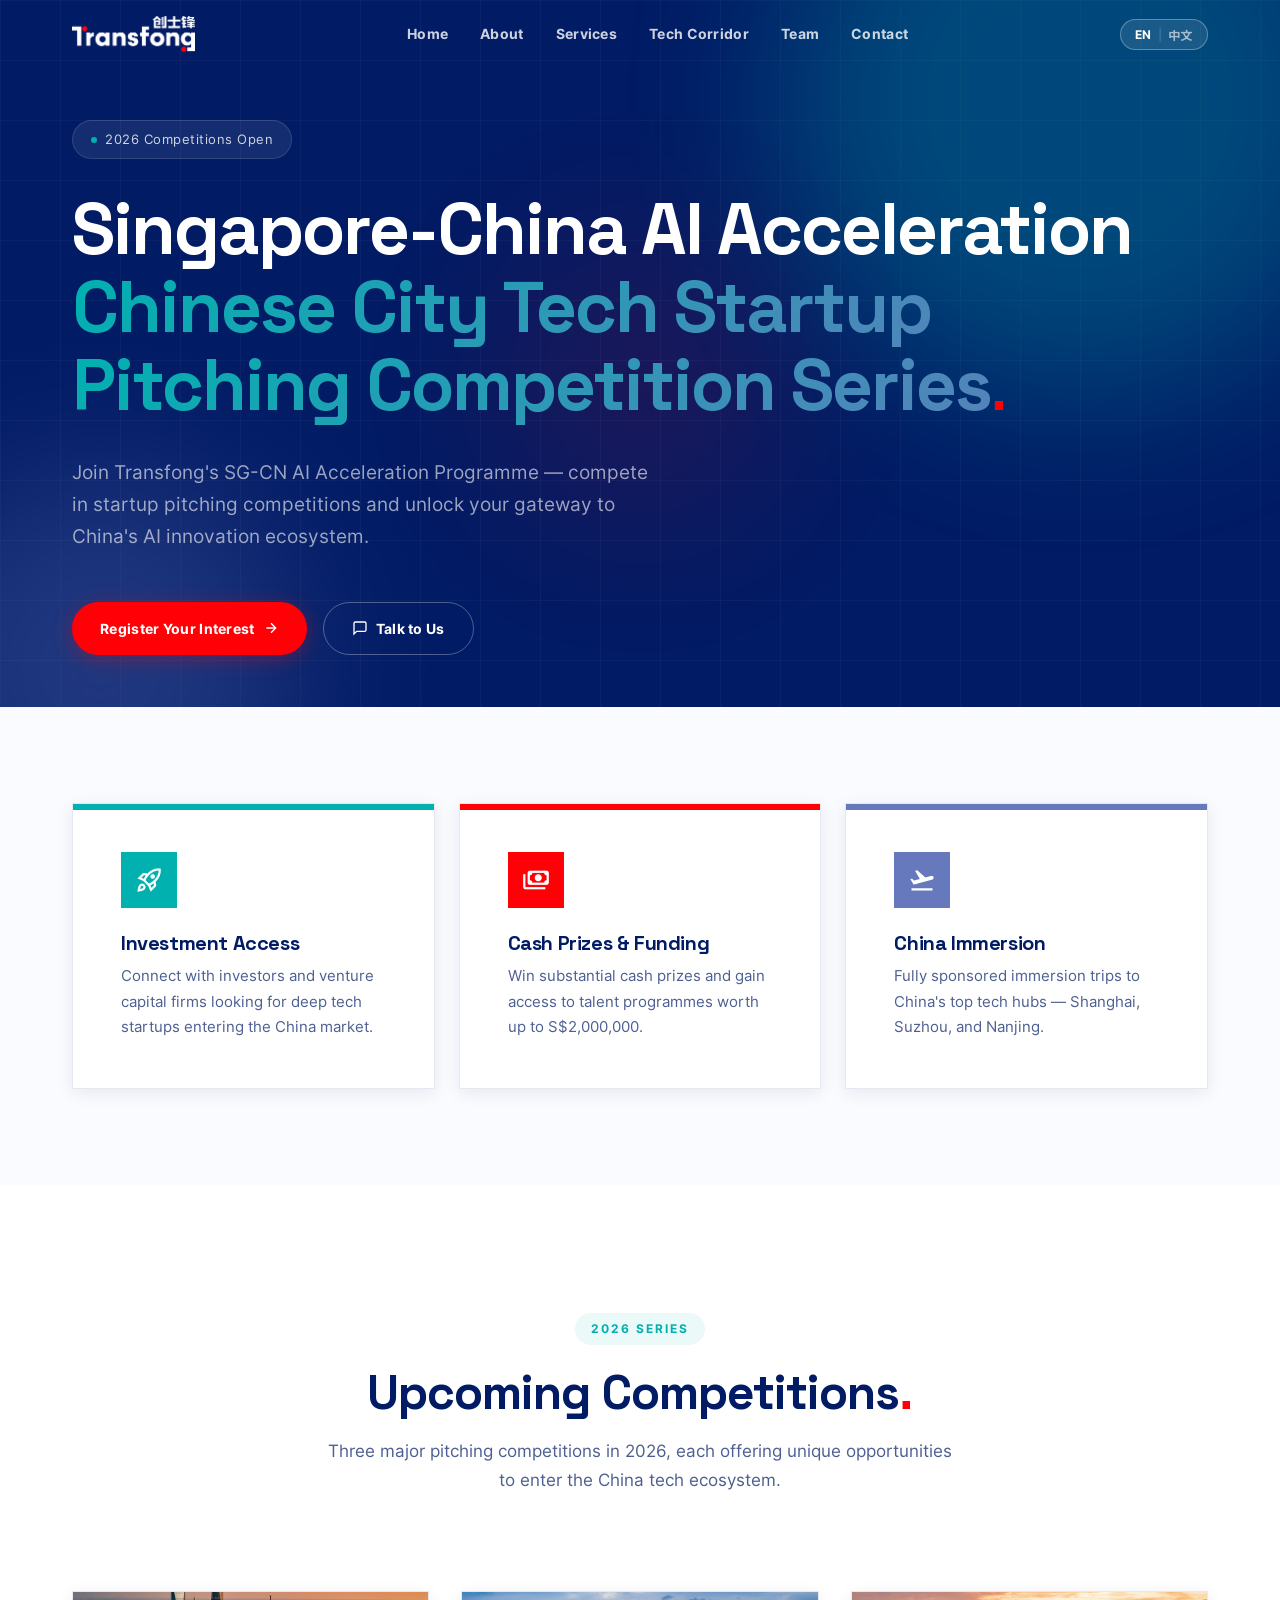
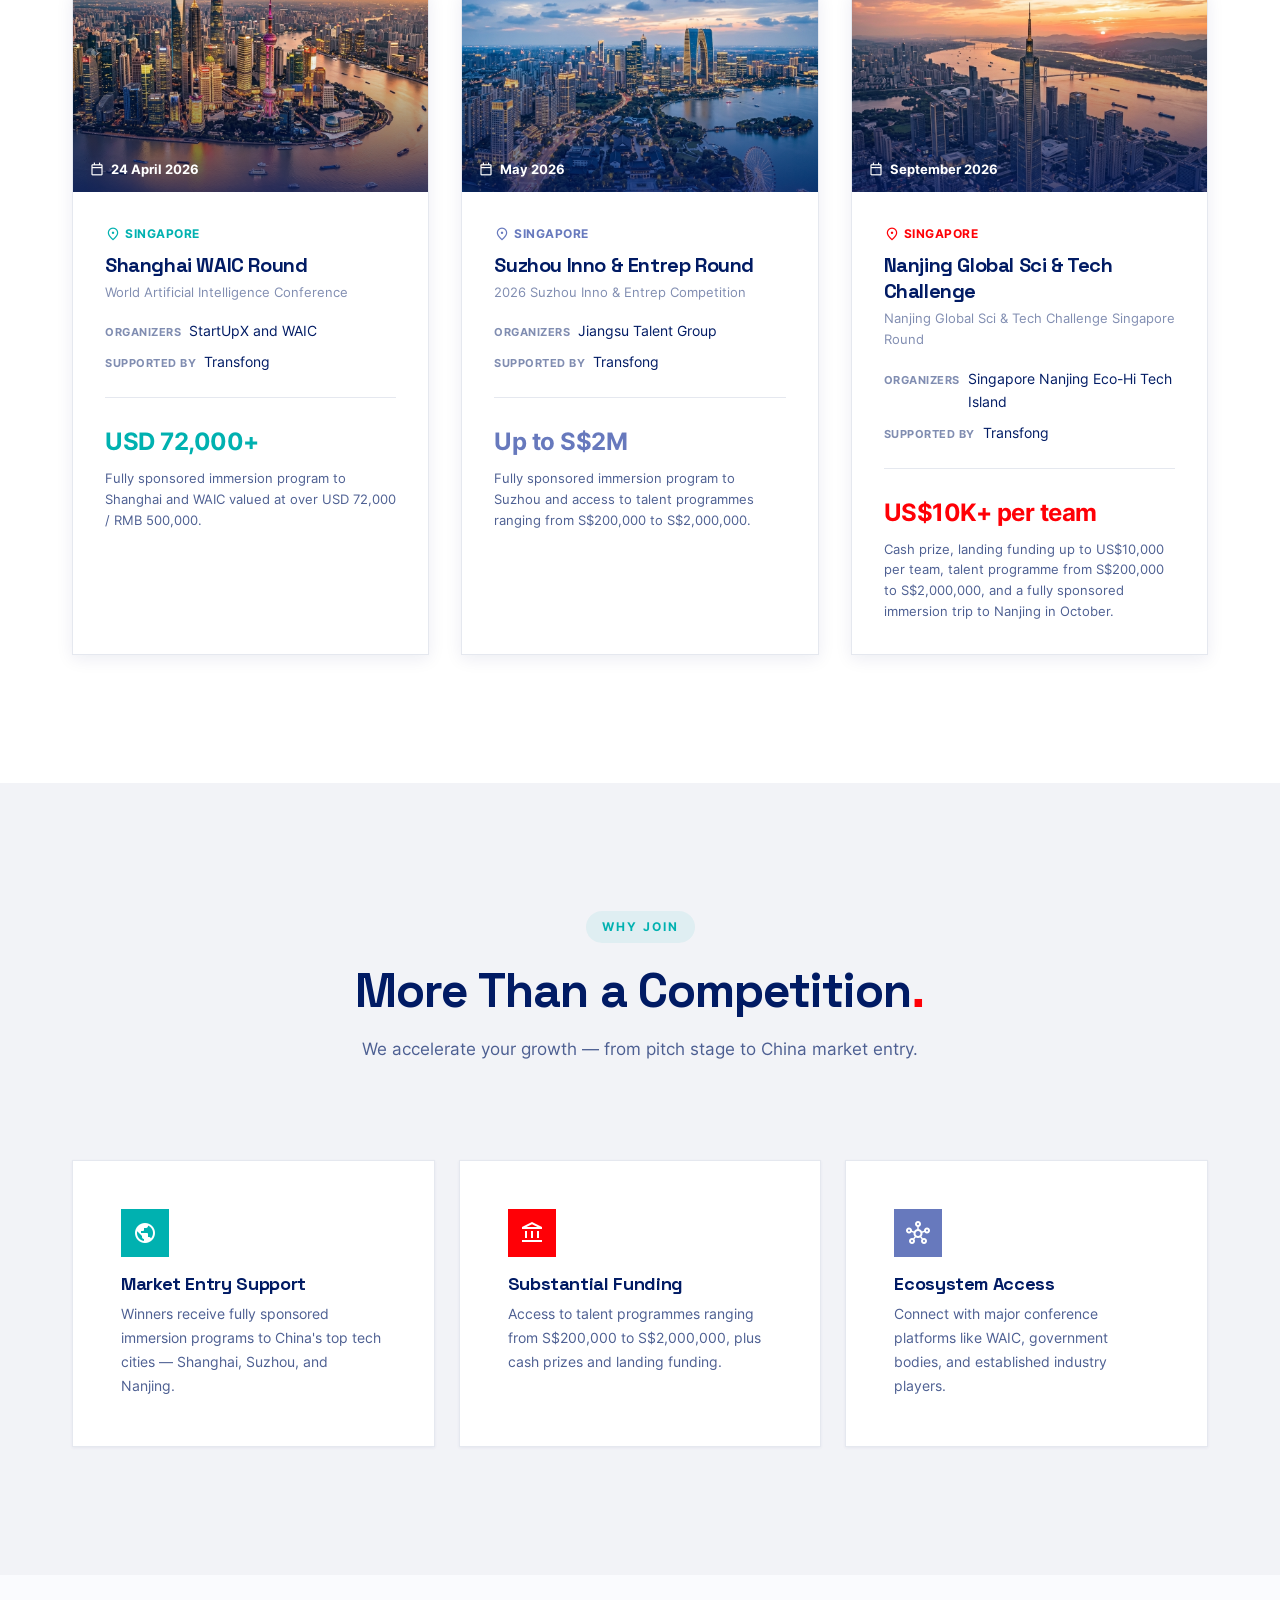
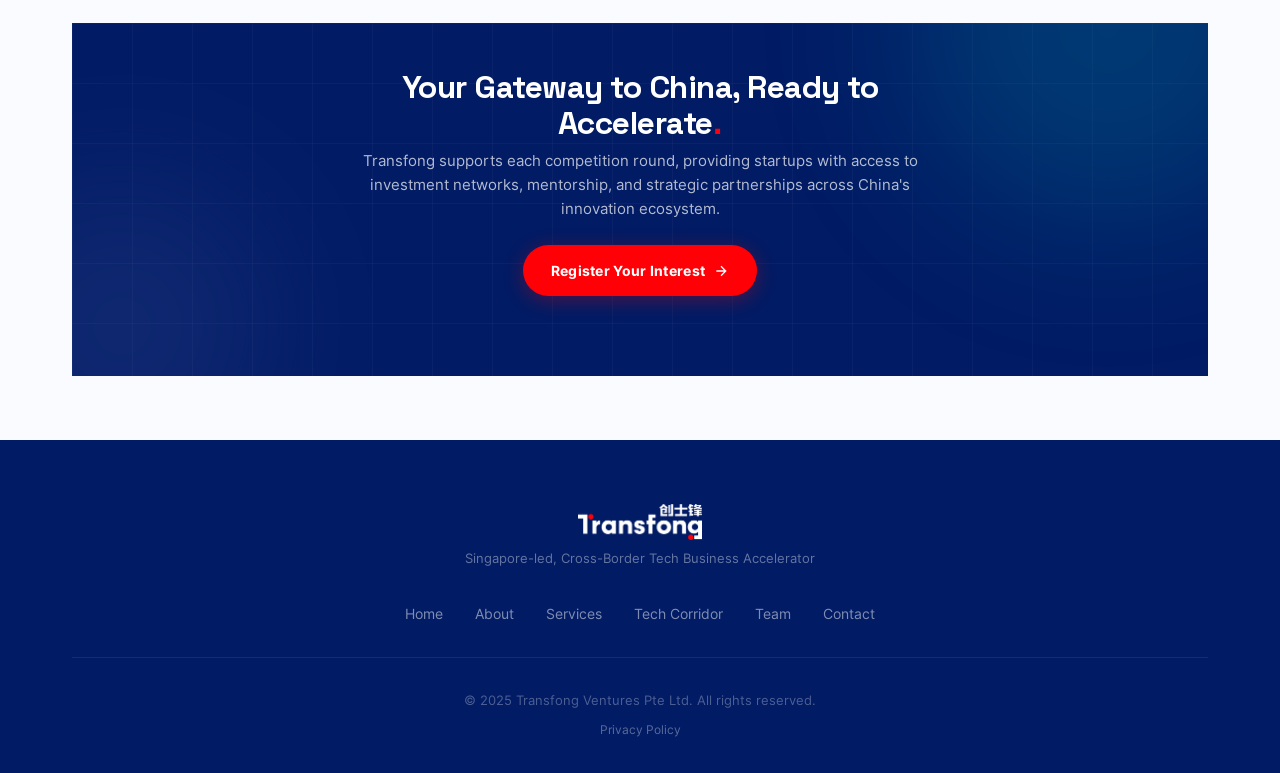
<file: ai-acceleration.html>
<!DOCTYPE html>
<html lang="en" data-lang="en">
<head>
    <meta charset="UTF-8">
    <meta name="viewport" content="width=device-width, initial-scale=1.0">
    <title>Singapore-China AI Acceleration — Transfong</title>
    <link rel="icon" type="image/png" href="favicon.png">
    <meta name="description" content="Join Transfong's SG-CN AI Acceleration Programme — compete in startup pitching competitions and unlock your gateway to China's AI innovation ecosystem.">
    <meta name="keywords" content="Transfong, AI acceleration, startup competition, Singapore, China, WAIC, Suzhou, Nanjing, tech accelerator">
    <link rel="preconnect" href="https://fonts.googleapis.com">
    <link rel="preconnect" href="https://fonts.gstatic.com" crossorigin>
    <link href="https://fonts.googleapis.com/css2?family=Material+Symbols+Outlined:opsz,wght,FILL,GRAD@24,400,0,0" rel="stylesheet">
    <link rel="preload" href="/fonts/SpaceGrotesk-Bold.woff2" as="font" type="font/woff2" crossorigin>
    <link rel="preload" href="/fonts/Inter-Regular.woff2" as="font" type="font/woff2" crossorigin>
    <link rel="stylesheet" href="styles.css">
    <link rel="stylesheet" href="acceleration.css">
</head>
<body>

    <a href="#accel-hero" class="skip-link">Skip to main content</a>

    <!-- ============ NAVIGATION ============ -->
    <nav class="navbar scrolled" id="navbar">
        <div class="nav-inner">
            <a href="index.html" class="nav-logo">
                <img src="pictures/Transfong Chinese Logo - On Blue.png" alt="Transfong" class="nav-logo-img nav-logo-dark" />
                <img src="pictures/Transfong Chinese Logo - On White.png" alt="Transfong" class="nav-logo-img nav-logo-light" />
            </a>
            <div class="nav-links" id="navLinks">
                <a href="index.html" class="nav-link" data-en="Home" data-zh="首页">Home</a>
                <a href="index.html#about" class="nav-link" data-en="About" data-zh="关于我们">About</a>
                <a href="index.html#services" class="nav-link" data-en="Services" data-zh="核心业务">Services</a>
                <a href="https://techcorridor.global/" class="nav-link" target="_blank" rel="noopener" data-en="Tech Corridor" data-zh="Tech Corridor">Tech Corridor</a>
                <a href="index.html#team" class="nav-link" data-en="Team" data-zh="团队">Team</a>
                <a href="index.html#contact" class="nav-link" data-en="Contact" data-zh="联系我们">Contact</a>
            </div>
            <div class="nav-actions">
                <button class="lang-toggle" id="langToggle" aria-label="Toggle Language">
                    <span class="lang-option active" data-lang="en">EN</span>
                    <span class="lang-divider">|</span>
                    <span class="lang-option" data-lang="zh">中文</span>
                </button>
                <button class="nav-burger" id="navBurger" aria-label="Toggle Menu">
                    <span></span>
                    <span></span>
                    <span></span>
                </button>
            </div>
        </div>
    </nav>

    <!-- ============ HERO SECTION ============ -->
    <section class="accel-hero" id="accel-hero">
        <div class="hero-bg">
            <div class="hero-grid-lines"></div>
            <div class="hero-orb hero-orb-1"></div>
            <div class="hero-orb hero-orb-2"></div>
            <div class="hero-orb hero-orb-3"></div>
        </div>
        <div class="hero-content">
            <div class="hero-badge" data-en="2026 Competitions Open" data-zh="2026年赛事报名中">
                <span class="hero-badge-dot"></span>
                2026 Competitions Open
            </div>
            <h1 class="hero-title">
                <span class="hero-title-line" data-en="Singapore-China AI Acceleration" data-zh="新中AI加速计划">Singapore-China AI Acceleration</span>
                <span class="hero-title-line hero-title-accent" data-en="Chinese City Tech Startup" data-zh="中国城市科技初创企业">Chinese City Tech Startup</span>
                <span class="hero-title-line hero-title-accent" data-en="Pitching Competition Series" data-zh="路演大赛系列">Pitching Competition Series<span class="title-red-dot">.</span></span>
            </h1>
            <p class="hero-subtitle" data-en="Join Transfong's SG-CN AI Acceleration Programme — compete in startup pitching competitions and unlock your gateway to China's AI innovation ecosystem." data-zh="加入创士锋新中AI加速计划 — 参加初创企业路演大赛，开启通往中国AI创新生态系统的大门。">
                Join Transfong's SG-CN AI Acceleration Programme — compete in startup pitching competitions and unlock your gateway to China's AI innovation ecosystem.
            </p>
            <div class="hero-ctas">
                <a href="https://forms.office.com/r/1bv512DYdJ" target="_blank" rel="noopener" class="btn btn-primary" data-en="Register Your Interest" data-zh="立即报名">
                    Register Your Interest
                    <svg width="16" height="16" viewBox="0 0 24 24" fill="none" stroke="currentColor" stroke-width="2"><path d="M5 12h14M12 5l7 7-7 7"/></svg>
                </a>
                <a href="https://wa.me/6584622106" target="_blank" rel="noopener" class="btn btn-outline" data-en="Talk to Us" data-zh="联系我们">
                    <svg width="16" height="16" viewBox="0 0 24 24" fill="none" stroke="currentColor" stroke-width="2"><path d="M21 15a2 2 0 0 1-2 2H7l-4 4V5a2 2 0 0 1 2-2h14a2 2 0 0 1 2 2z"/></svg>
                    Talk to Us
                </a>
            </div>
        </div>
    </section>

    <!-- ============ VALUE PROPOSITION ============ -->
    <section class="section accel-value-section">
        <div class="container">
            <div class="accel-value-grid">
                <div class="accel-value-card">
                    <div class="accel-value-icon accel-value-icon--teal">
                        <span class="material-symbols-outlined">rocket_launch</span>
                    </div>
                    <h3 data-en="Investment Access" data-zh="投资渠道">Investment Access</h3>
                    <p data-en="Connect with investors and venture capital firms looking for deep tech startups entering the China market." data-zh="连接寻找进入中国市场深科技初创企业的投资者和风险投资公司。">Connect with investors and venture capital firms looking for deep tech startups entering the China market.</p>
                </div>
                <div class="accel-value-card">
                    <div class="accel-value-icon accel-value-icon--red">
                        <span class="material-symbols-outlined">payments</span>
                    </div>
                    <h3 data-en="Cash Prizes & Funding" data-zh="奖金与资金支持">Cash Prizes & Funding</h3>
                    <p data-en="Win substantial cash prizes and gain access to talent programmes worth up to S$2,000,000." data-zh="赢取丰厚的现金奖励，获得价值高达200万新元的人才计划资格。">Win substantial cash prizes and gain access to talent programmes worth up to S$2,000,000.</p>
                </div>
                <div class="accel-value-card">
                    <div class="accel-value-icon accel-value-icon--purple">
                        <span class="material-symbols-outlined">flight_takeoff</span>
                    </div>
                    <h3 data-en="China Immersion" data-zh="中国深度体验">China Immersion</h3>
                    <p data-en="Fully sponsored immersion trips to China's top tech hubs — Shanghai, Suzhou, and Nanjing." data-zh="全额资助赴中国顶级科技中心——上海、苏州和南京——的沉浸式考察。">Fully sponsored immersion trips to China's top tech hubs — Shanghai, Suzhou, and Nanjing.</p>
                </div>
            </div>
        </div>
    </section>

    <!-- ============ UPCOMING COMPETITIONS ============ -->
    <section class="section accel-competitions-section" id="competitions">
        <div class="container">
            <div class="section-header">
                <span class="section-label" data-en="2026 Series" data-zh="2026赛事系列">2026 Series</span>
                <h2 class="section-title" data-en="Upcoming Competitions" data-zh="即将举办的赛事">Upcoming Competitions<span class="title-red-dot">.</span></h2>
                <p class="section-subtitle" data-en="Three major pitching competitions in 2026, each offering unique opportunities to enter the China tech ecosystem." data-zh="2026年三场重大路演大赛，每场都提供进入中国科技生态系统的独特机会。">Three major pitching competitions in 2026, each offering unique opportunities to enter the China tech ecosystem.</p>
            </div>

            <div class="comp-cards-grid">
                <!-- Competition 1: Shanghai -->
                <div class="comp-card comp-card--teal">
                    <div class="comp-card-img">
                        <img src="competition/shanghai.webp" alt="Shanghai skyline" loading="lazy">
                        <div class="comp-card-overlay"></div>
                        <div class="comp-card-date">
                            <span class="material-symbols-outlined">calendar_today</span>
                            <span data-en="24 April 2026" data-zh="2026年4月24日">24 April 2026</span>
                        </div>
                    </div>
                    <div class="comp-card-body">
                        <div class="comp-card-location">
                            <span class="material-symbols-outlined">location_on</span>
                            <span data-en="Singapore" data-zh="新加坡">Singapore</span>
                        </div>
                        <h3 data-en="Shanghai WAIC Round" data-zh="上海WAIC赛区">Shanghai WAIC Round</h3>
                        <p class="comp-card-subtitle" data-en="World Artificial Intelligence Conference" data-zh="世界人工智能大会">World Artificial Intelligence Conference</p>
                        <div class="comp-card-meta">
                            <div class="comp-card-org">
                                <span class="comp-meta-label" data-en="Organizers" data-zh="主办方">Organizers</span>
                                <span class="comp-meta-value" data-en="StartUpX and WAIC" data-zh="StartUpX 和 WAIC">StartUpX and WAIC</span>
                            </div>
                            <div class="comp-card-org">
                                <span class="comp-meta-label" data-en="Supported by" data-zh="支持单位">Supported by</span>
                                <span class="comp-meta-value">Transfong</span>
                            </div>
                        </div>
                        <div class="comp-card-prize">
                            <span class="prize-value">USD 72,000+</span>
                            <span class="prize-desc" data-en="Fully sponsored immersion program to Shanghai and WAIC valued at over USD 72,000 / RMB 500,000." data-zh="全额资助赴上海WAIC沉浸式计划，价值超过72,000美元/50万人民币。">Fully sponsored immersion program to Shanghai and WAIC valued at over USD 72,000 / RMB 500,000.</span>
                        </div>
                    </div>
                </div>

                <!-- Competition 2: Suzhou -->
                <div class="comp-card comp-card--purple">
                    <div class="comp-card-img">
                        <img src="competition/suzhou.jpg" alt="Suzhou skyline" loading="lazy">
                        <div class="comp-card-overlay"></div>
                        <div class="comp-card-date">
                            <span class="material-symbols-outlined">calendar_today</span>
                            <span data-en="May 2026" data-zh="2026年5月">May 2026</span>
                        </div>
                    </div>
                    <div class="comp-card-body">
                        <div class="comp-card-location">
                            <span class="material-symbols-outlined">location_on</span>
                            <span data-en="Singapore" data-zh="新加坡">Singapore</span>
                        </div>
                        <h3 data-en="Suzhou Inno & Entrep Round" data-zh="苏州创新创业赛区">Suzhou Inno & Entrep Round</h3>
                        <p class="comp-card-subtitle" data-en="2026 Suzhou Inno & Entrep Competition" data-zh="2026苏州创新创业大赛">2026 Suzhou Inno & Entrep Competition</p>
                        <div class="comp-card-meta">
                            <div class="comp-card-org">
                                <span class="comp-meta-label" data-en="Organizers" data-zh="主办方">Organizers</span>
                                <span class="comp-meta-value" data-en="Jiangsu Talent Group" data-zh="江苏人才集团">Jiangsu Talent Group</span>
                            </div>
                            <div class="comp-card-org">
                                <span class="comp-meta-label" data-en="Supported by" data-zh="支持单位">Supported by</span>
                                <span class="comp-meta-value">Transfong</span>
                            </div>
                        </div>
                        <div class="comp-card-prize">
                            <span class="prize-value" data-en="Up to S$2M" data-zh="最高200万新元">Up to S$2M</span>
                            <span class="prize-desc" data-en="Fully sponsored immersion program to Suzhou and access to talent programmes ranging from S$200,000 to S$2,000,000." data-zh="全额资助赴苏州沉浸式计划，获得价值20万至200万新元的人才计划资格。">Fully sponsored immersion program to Suzhou and access to talent programmes ranging from S$200,000 to S$2,000,000.</span>
                        </div>
                    </div>
                </div>

                <!-- Competition 3: Nanjing -->
                <div class="comp-card comp-card--red">
                    <div class="comp-card-img">
                        <img src="competition/nanjing.jpg" alt="Nanjing skyline" loading="lazy">
                        <div class="comp-card-overlay"></div>
                        <div class="comp-card-date">
                            <span class="material-symbols-outlined">calendar_today</span>
                            <span data-en="September 2026" data-zh="2026年9月">September 2026</span>
                        </div>
                    </div>
                    <div class="comp-card-body">
                        <div class="comp-card-location">
                            <span class="material-symbols-outlined">location_on</span>
                            <span data-en="Singapore" data-zh="新加坡">Singapore</span>
                        </div>
                        <h3 data-en="Nanjing Global Sci & Tech Challenge" data-zh="南京全球科技挑战赛">Nanjing Global Sci & Tech Challenge</h3>
                        <p class="comp-card-subtitle" data-en="Nanjing Global Sci & Tech Challenge Singapore Round" data-zh="南京全球科技挑战赛新加坡赛区">Nanjing Global Sci & Tech Challenge Singapore Round</p>
                        <div class="comp-card-meta">
                            <div class="comp-card-org">
                                <span class="comp-meta-label" data-en="Organizers" data-zh="主办方">Organizers</span>
                                <span class="comp-meta-value" data-en="Singapore Nanjing Eco-Hi Tech Island" data-zh="新加坡南京生态科技岛">Singapore Nanjing Eco-Hi Tech Island</span>
                            </div>
                            <div class="comp-card-org">
                                <span class="comp-meta-label" data-en="Supported by" data-zh="支持单位">Supported by</span>
                                <span class="comp-meta-value">Transfong</span>
                            </div>
                        </div>
                        <div class="comp-card-prize">
                            <span class="prize-value" data-en="US$10K+ per team" data-zh="每队US$10K+">US$10K+ per team</span>
                            <span class="prize-desc" data-en="Cash prize, landing funding up to US$10,000 per team, talent programme from S$200,000 to S$2,000,000, and a fully sponsored immersion trip to Nanjing in October." data-zh="现金奖励，每支团队最高10,000美元落地资金，20万至200万新元人才计划，以及10月全额资助赴南京沉浸式考察。">Cash prize, landing funding up to US$10,000 per team, talent programme from S$200,000 to S$2,000,000, and a fully sponsored immersion trip to Nanjing in October.</span>
                        </div>
                    </div>
                </div>
            </div>
        </div>
    </section>



    <!-- ============ MORE THAN A COMPETITION ============ -->
    <section class="section accel-benefits-section">
        <div class="container">
            <div class="section-header">
                <span class="section-label" data-en="Why Join" data-zh="为何参加">Why Join</span>
                <h2 class="section-title" data-en="More Than a Competition" data-zh="不仅仅是比赛">More Than a Competition<span class="title-red-dot">.</span></h2>
                <p class="section-subtitle" data-en="We accelerate your growth — from pitch stage to China market entry." data-zh="我们加速您的成长——从路演阶段到中国市场准入。">We accelerate your growth — from pitch stage to China market entry.</p>
            </div>

            <div class="benefits-grid">
                <div class="benefit-card">
                    <div class="benefit-icon benefit-icon--teal">
                        <span class="material-symbols-outlined">public</span>
                    </div>
                    <h3 data-en="Market Entry Support" data-zh="市场准入支持">Market Entry Support</h3>
                    <p data-en="Winners receive fully sponsored immersion programs to China's top tech cities — Shanghai, Suzhou, and Nanjing." data-zh="获奖者将获得全额资助赴中国顶级科技城市——上海、苏州和南京——的沉浸式项目。">Winners receive fully sponsored immersion programs to China's top tech cities — Shanghai, Suzhou, and Nanjing.</p>
                </div>
                <div class="benefit-card">
                    <div class="benefit-icon benefit-icon--red">
                        <span class="material-symbols-outlined">account_balance</span>
                    </div>
                    <h3 data-en="Substantial Funding" data-zh="丰厚资金支持">Substantial Funding</h3>
                    <p data-en="Access to talent programmes ranging from S$200,000 to S$2,000,000, plus cash prizes and landing funding." data-zh="获得价值20万至200万新元的人才计划资格，以及现金奖励和落地资金。">Access to talent programmes ranging from S$200,000 to S$2,000,000, plus cash prizes and landing funding.</p>
                </div>
                <div class="benefit-card">
                    <div class="benefit-icon benefit-icon--purple">
                        <span class="material-symbols-outlined">hub</span>
                    </div>
                    <h3 data-en="Ecosystem Access" data-zh="生态系统接入">Ecosystem Access</h3>
                    <p data-en="Connect with major conference platforms like WAIC, government bodies, and established industry players." data-zh="连接WAIC等重大会议平台、政府机构和知名行业企业。">Connect with major conference platforms like WAIC, government bodies, and established industry players.</p>
                </div>
            </div>


        </div>
    </section>

    <!-- ============ BOTTOM CTA ============ -->
    <section class="section accel-cta-section">
        <div class="container">
            <div class="accel-cta-inner">
                <div class="accel-cta-bg">
                    <div class="hero-grid-lines"></div>
                    <div class="hero-orb hero-orb-1" style="width:400px;height:400px;opacity:0.2"></div>
                    <div class="hero-orb hero-orb-2" style="width:300px;height:300px;opacity:0.15"></div>
                </div>
                <div class="accel-cta-content">
                    <h2 data-en="Your Gateway to China, Ready to Accelerate" data-zh="您通往中国的大门，准备好加速了吗">Your Gateway to China, Ready to Accelerate<span class="title-red-dot">.</span></h2>
                    <p data-en="Transfong supports each competition round, providing startups with access to investment networks, mentorship, and strategic partnerships across China's innovation ecosystem." data-zh="创士锋支持每一轮赛事，为初创企业提供投资网络、导师指导和中国创新生态系统的战略合作伙伴。">Transfong supports each competition round, providing startups with access to investment networks, mentorship, and strategic partnerships across China's innovation ecosystem.</p>
                    <div class="hero-ctas" style="opacity:1;transform:none;animation:none;justify-content:center;width:100%;">
                        <a href="https://forms.office.com/r/1bv512DYdJ" target="_blank" rel="noopener" class="btn btn-primary" style="background-color: var(--red); border-color: var(--red); color: white;" data-en="Register Your Interest" data-zh="立即报名">
                            Register Your Interest
                            <svg width="16" height="16" viewBox="0 0 24 24" fill="none" stroke="currentColor" stroke-width="2"><path d="M5 12h14M12 5l7 7-7 7"/></svg>
                        </a>
                    </div>
                </div>
            </div>
        </div>
    </section>

    <!-- ============ FOOTER ============ -->
    <footer class="footer">
        <div class="container">
            <div class="footer-inner">
                <div class="footer-brand">
                    <img src="pictures/Transfong Chinese Logo - On Blue.png" alt="Transfong" class="footer-logo-img" />
                    <p class="footer-tagline" data-en="Singapore-led, Cross-Border Tech Business Accelerator" data-zh="以新加坡为支点的跨境科技业务推动者">Singapore-led, Cross-Border Tech Business Accelerator</p>
                </div>
                <div class="footer-links">
                    <a href="index.html" data-en="Home" data-zh="首页">Home</a>
                    <a href="index.html#about" data-en="About" data-zh="关于我们">About</a>
                    <a href="index.html#services" data-en="Services" data-zh="核心业务">Services</a>
                    <a href="https://techcorridor.global/" target="_blank" rel="noopener" data-en="Tech Corridor" data-zh="Tech Corridor">Tech Corridor</a>
                    <a href="index.html#team" data-en="Team" data-zh="团队">Team</a>
                    <a href="index.html#contact" data-en="Contact" data-zh="联系我们">Contact</a>
                </div>
                <div class="footer-bottom">
                    <p>&copy; 2025 Transfong Ventures Pte Ltd. <span data-en="All rights reserved." data-zh="版权所有。">All rights reserved.</span></p>
                    <p class="footer-legal-links">
                        <a href="privacy.html" data-en="Privacy Policy" data-zh="隐私政策">Privacy Policy</a>
                    </p>
                </div>
            </div>
        </div>
    </footer>

    <script src="script.js"></script>
    <script src="acceleration.js"></script>
</body>
</html>
</file>
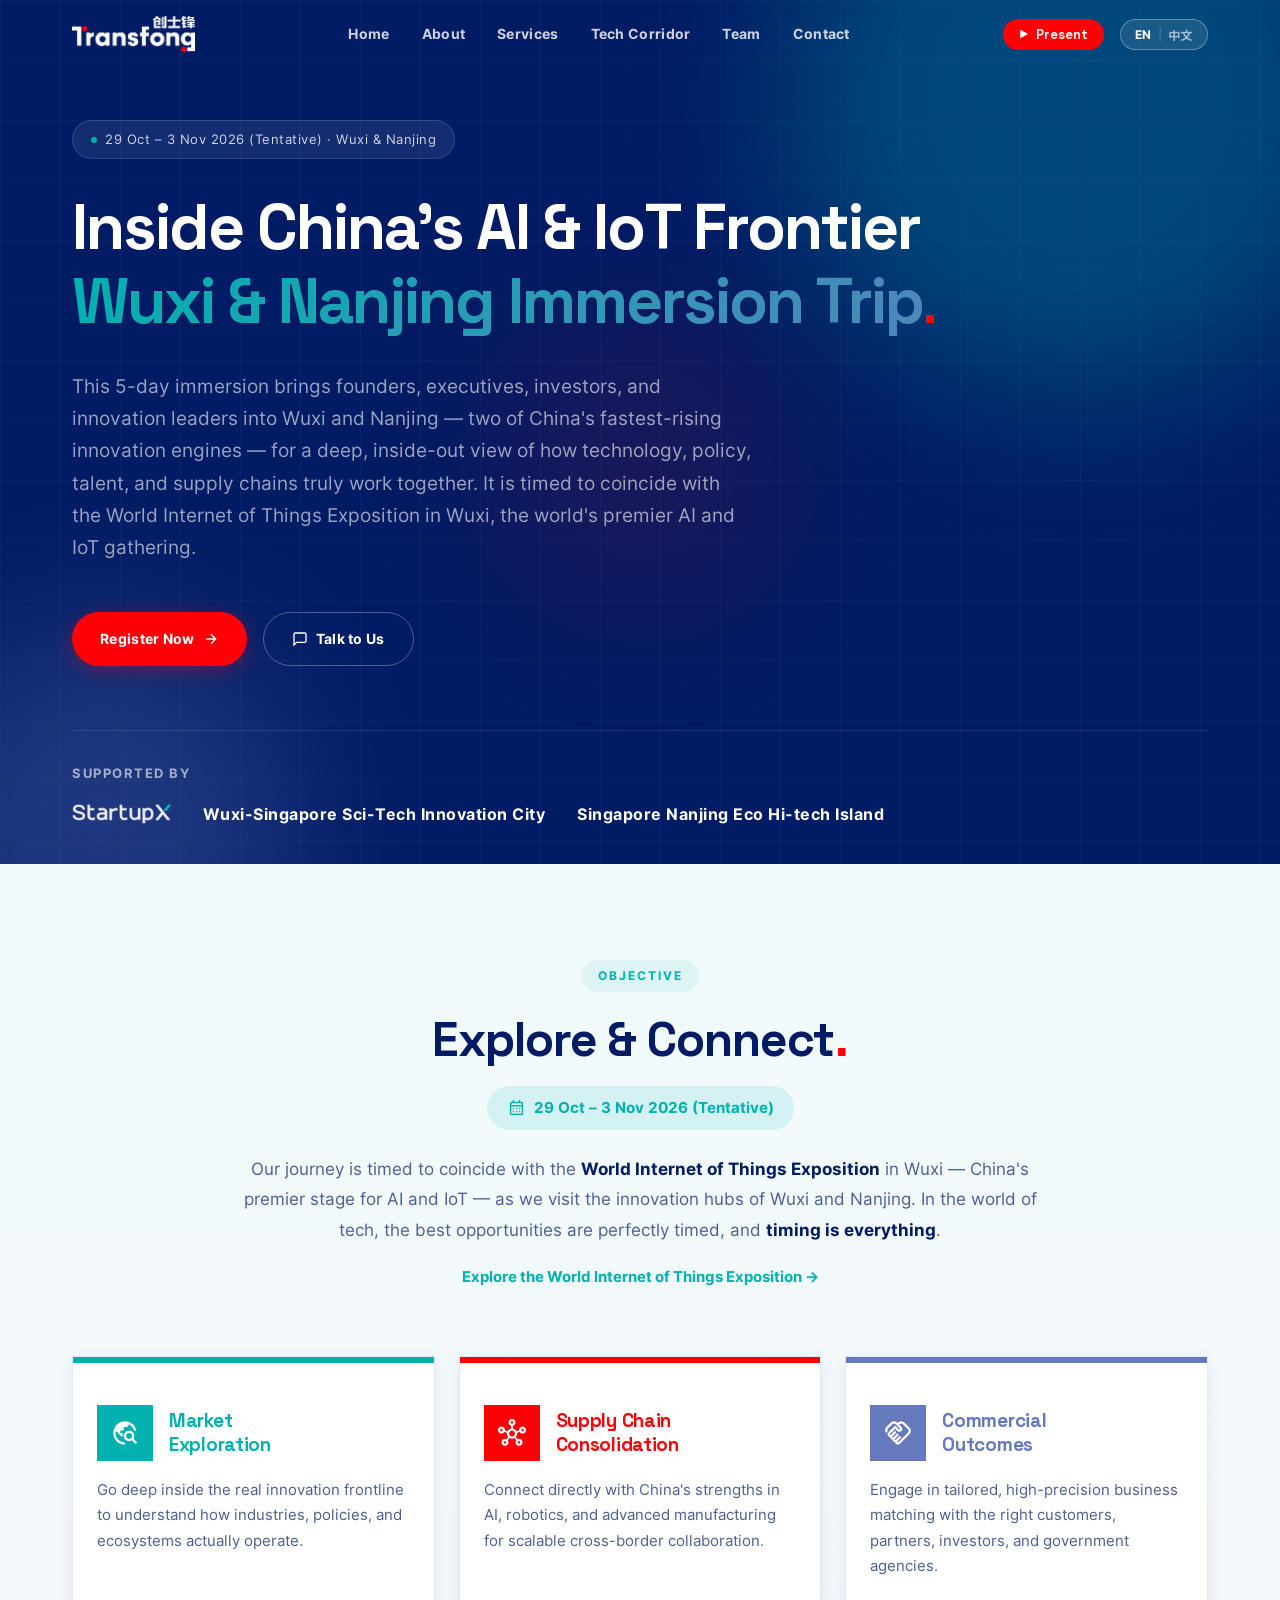
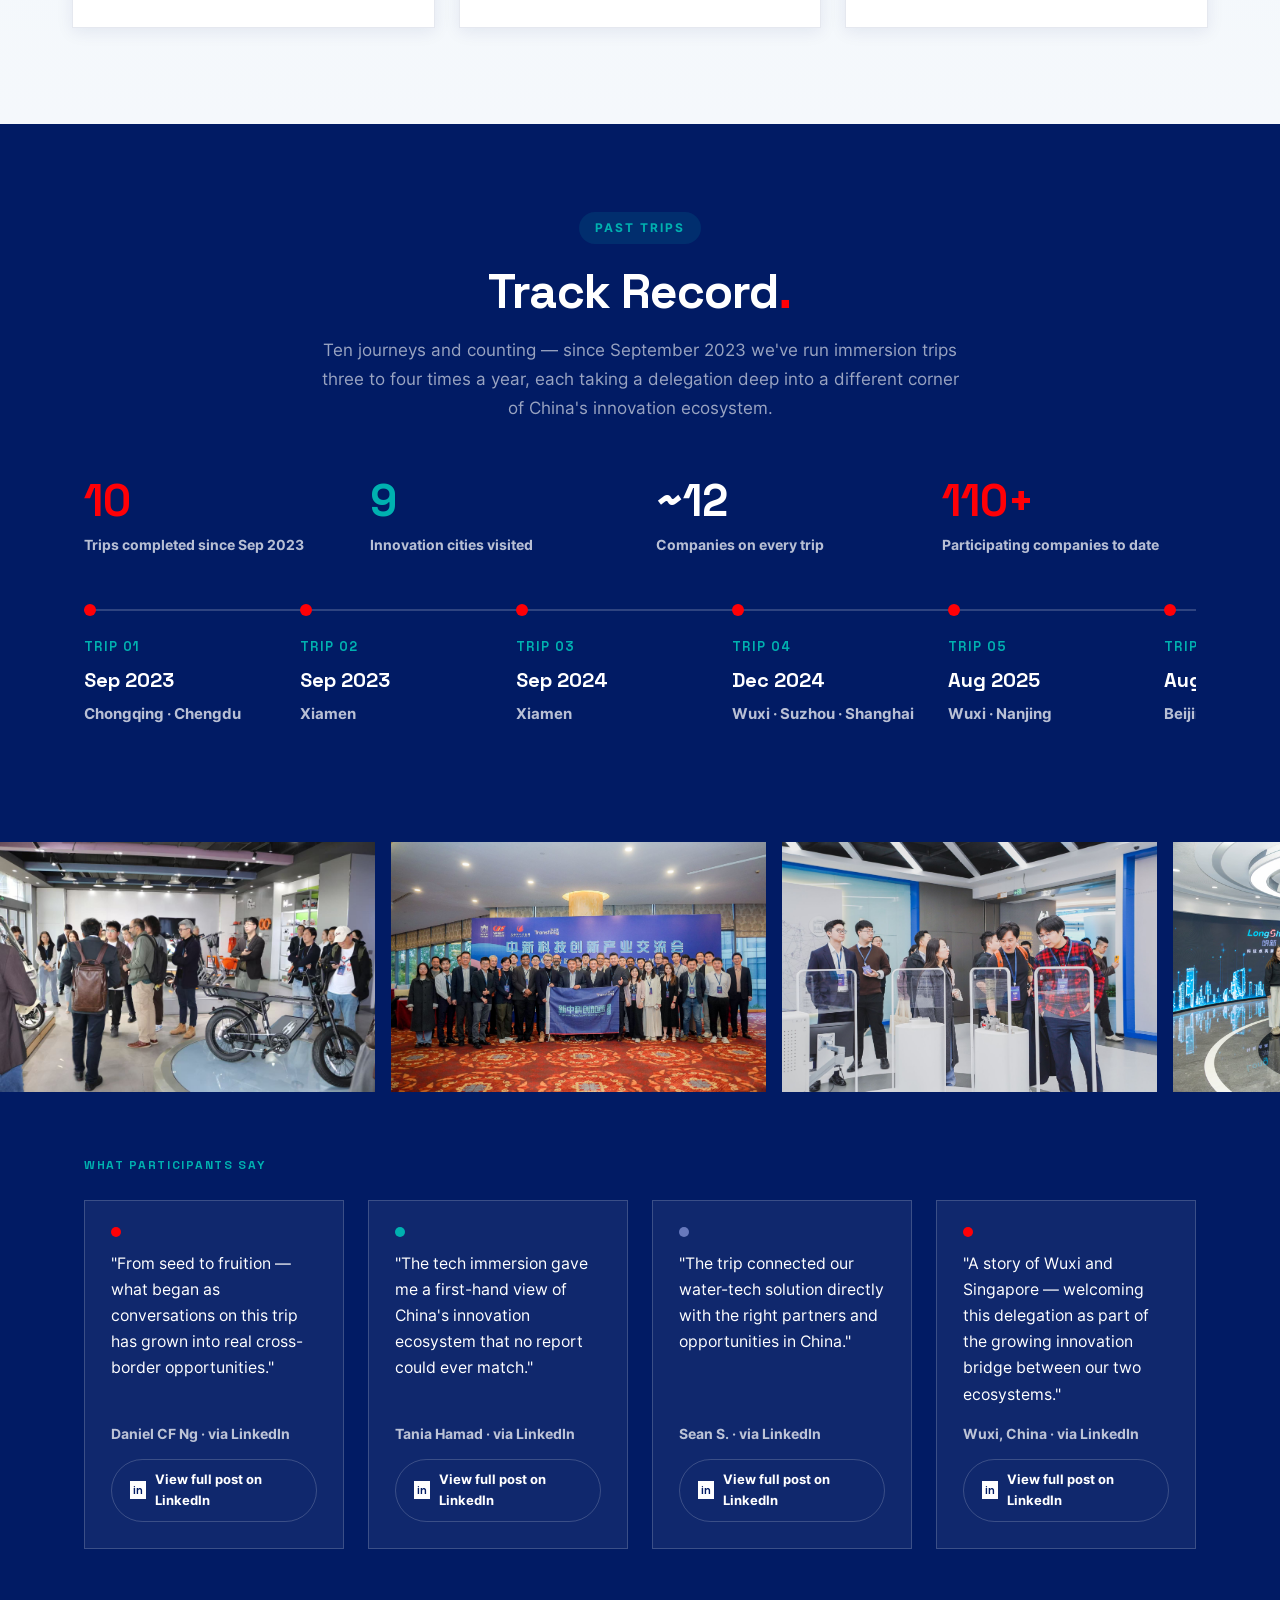
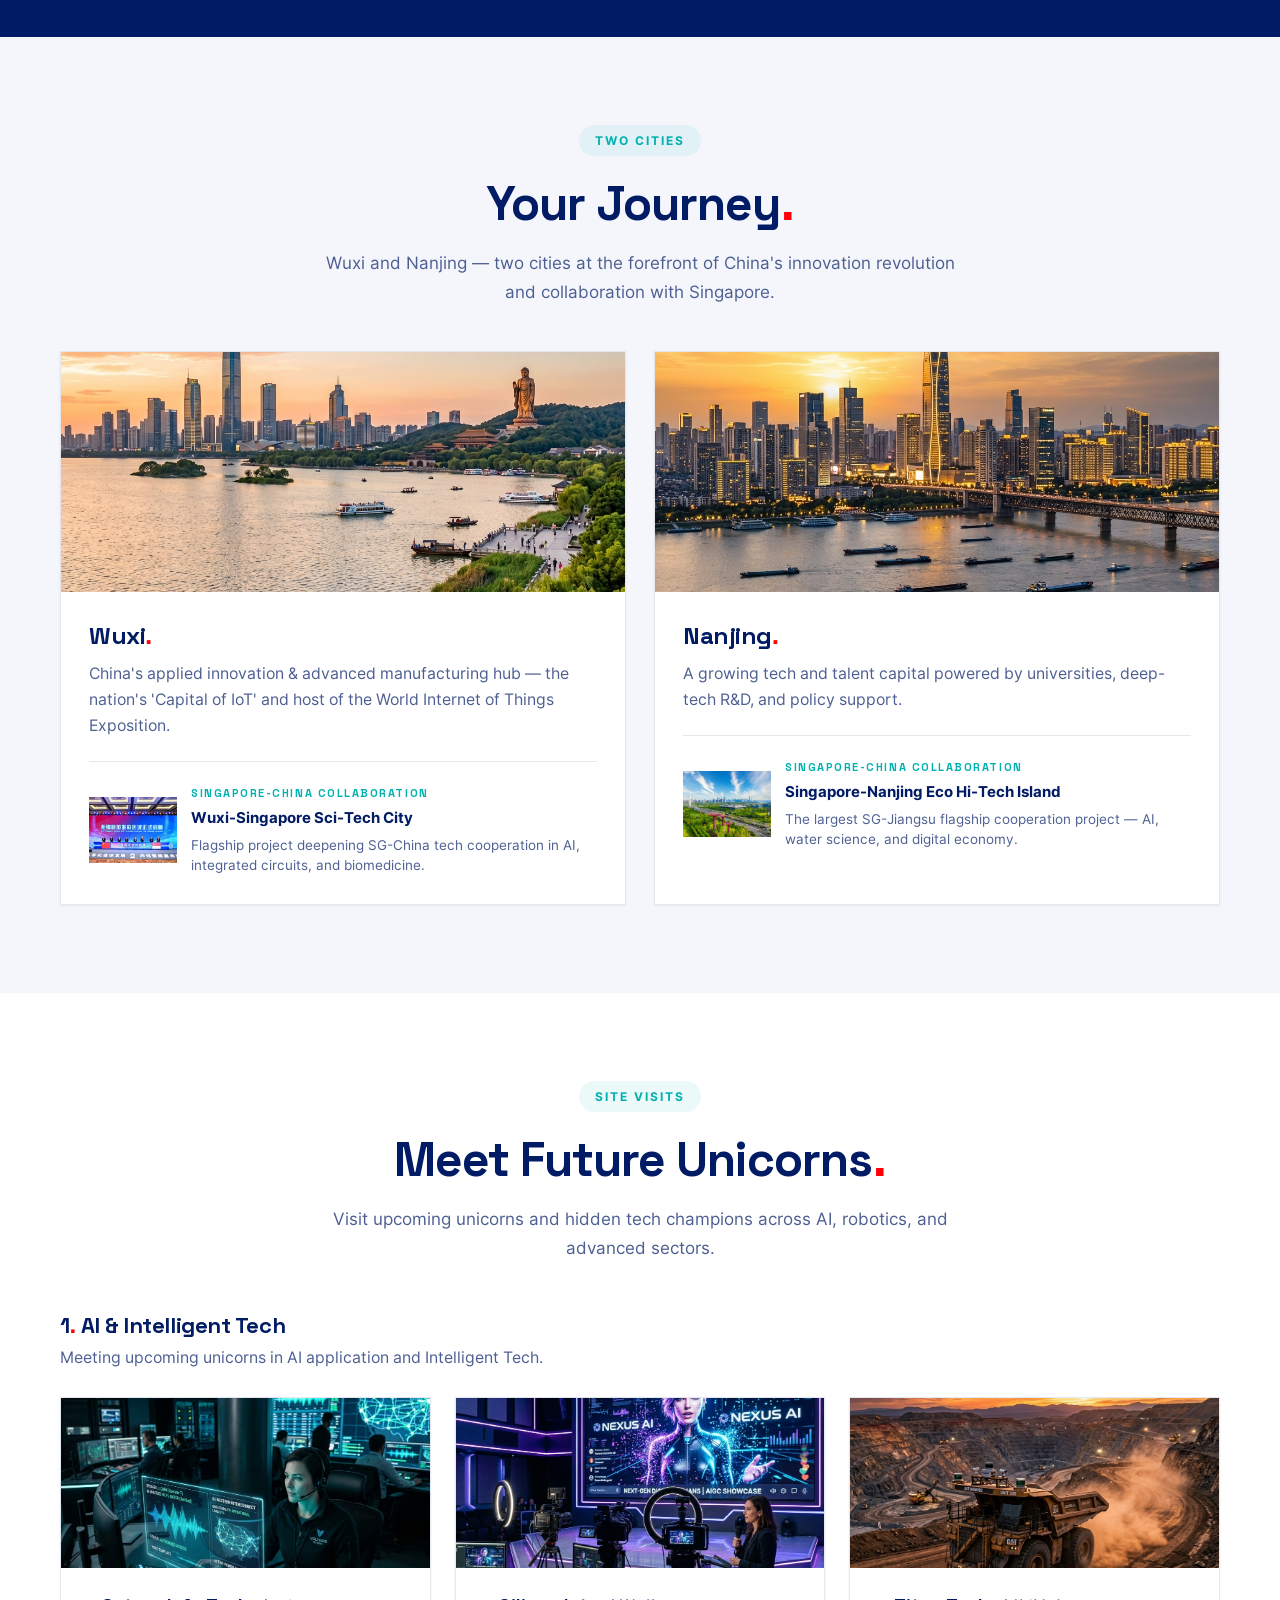
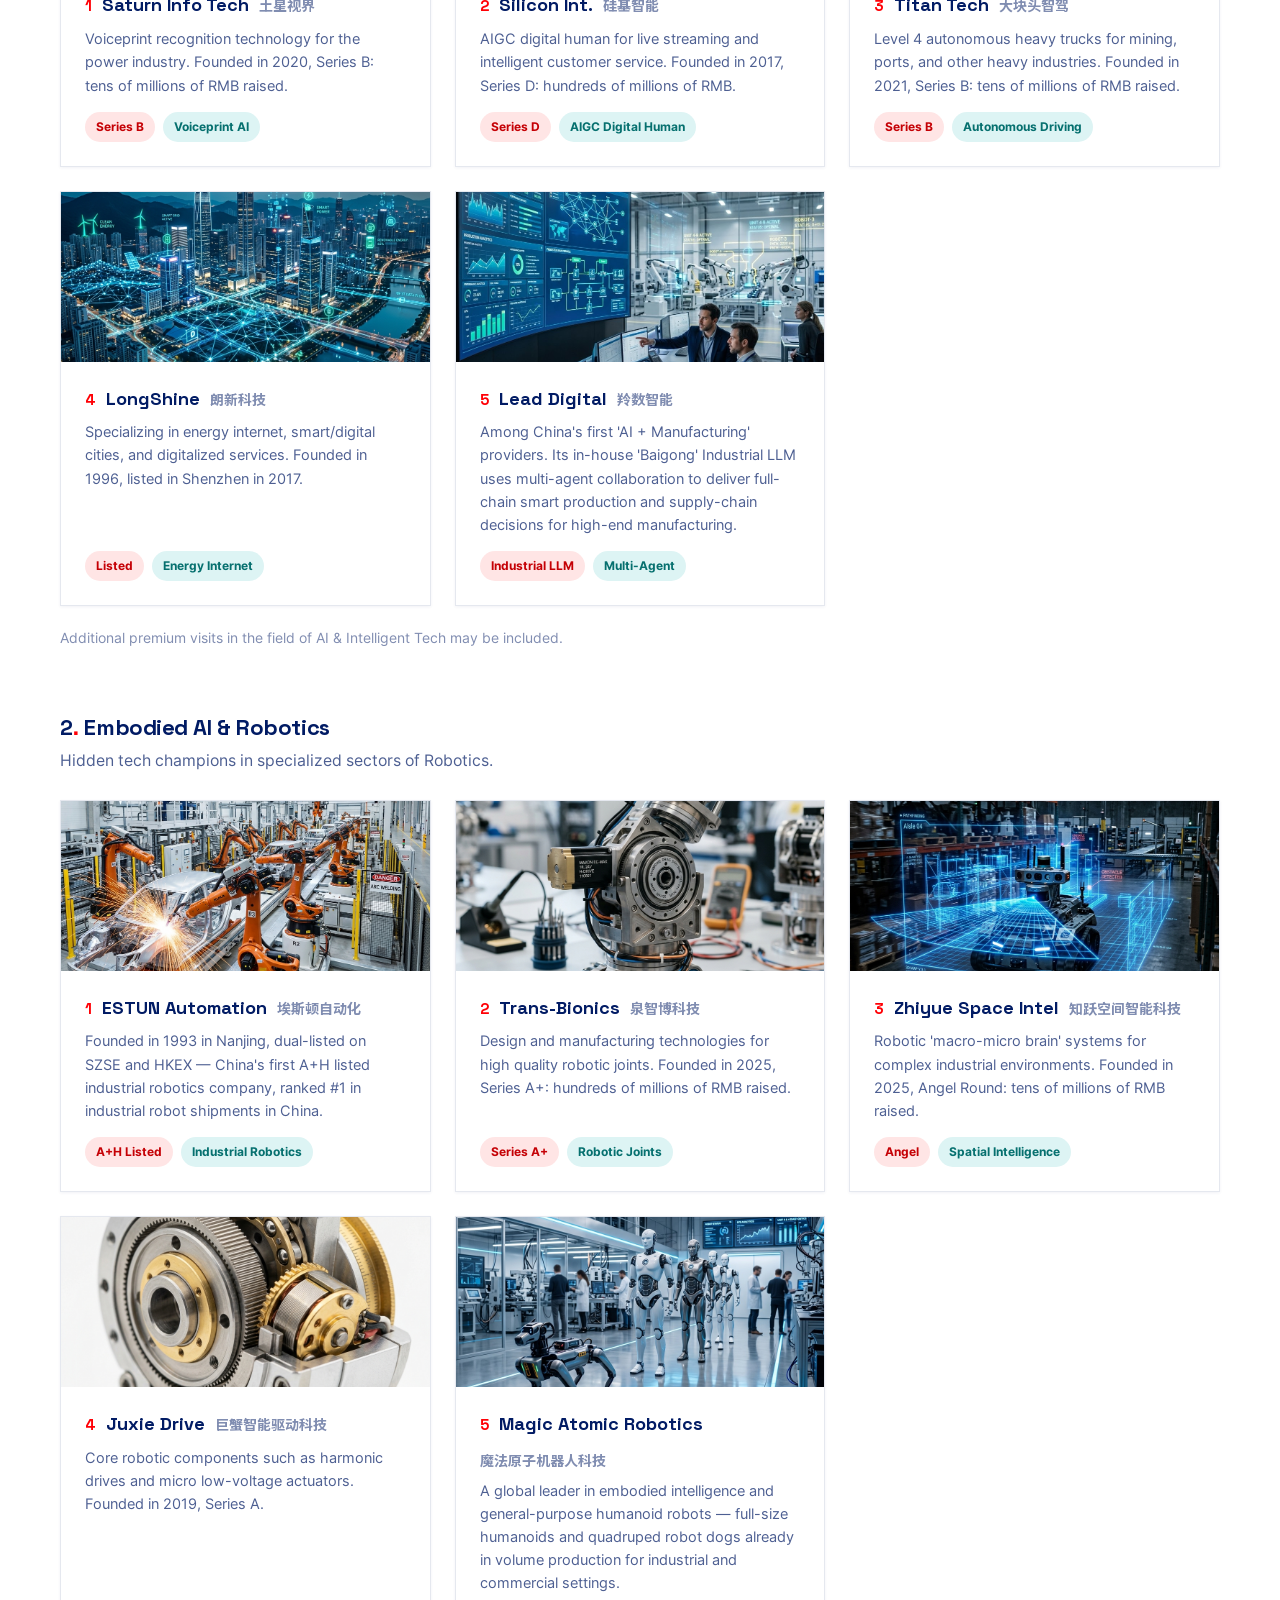
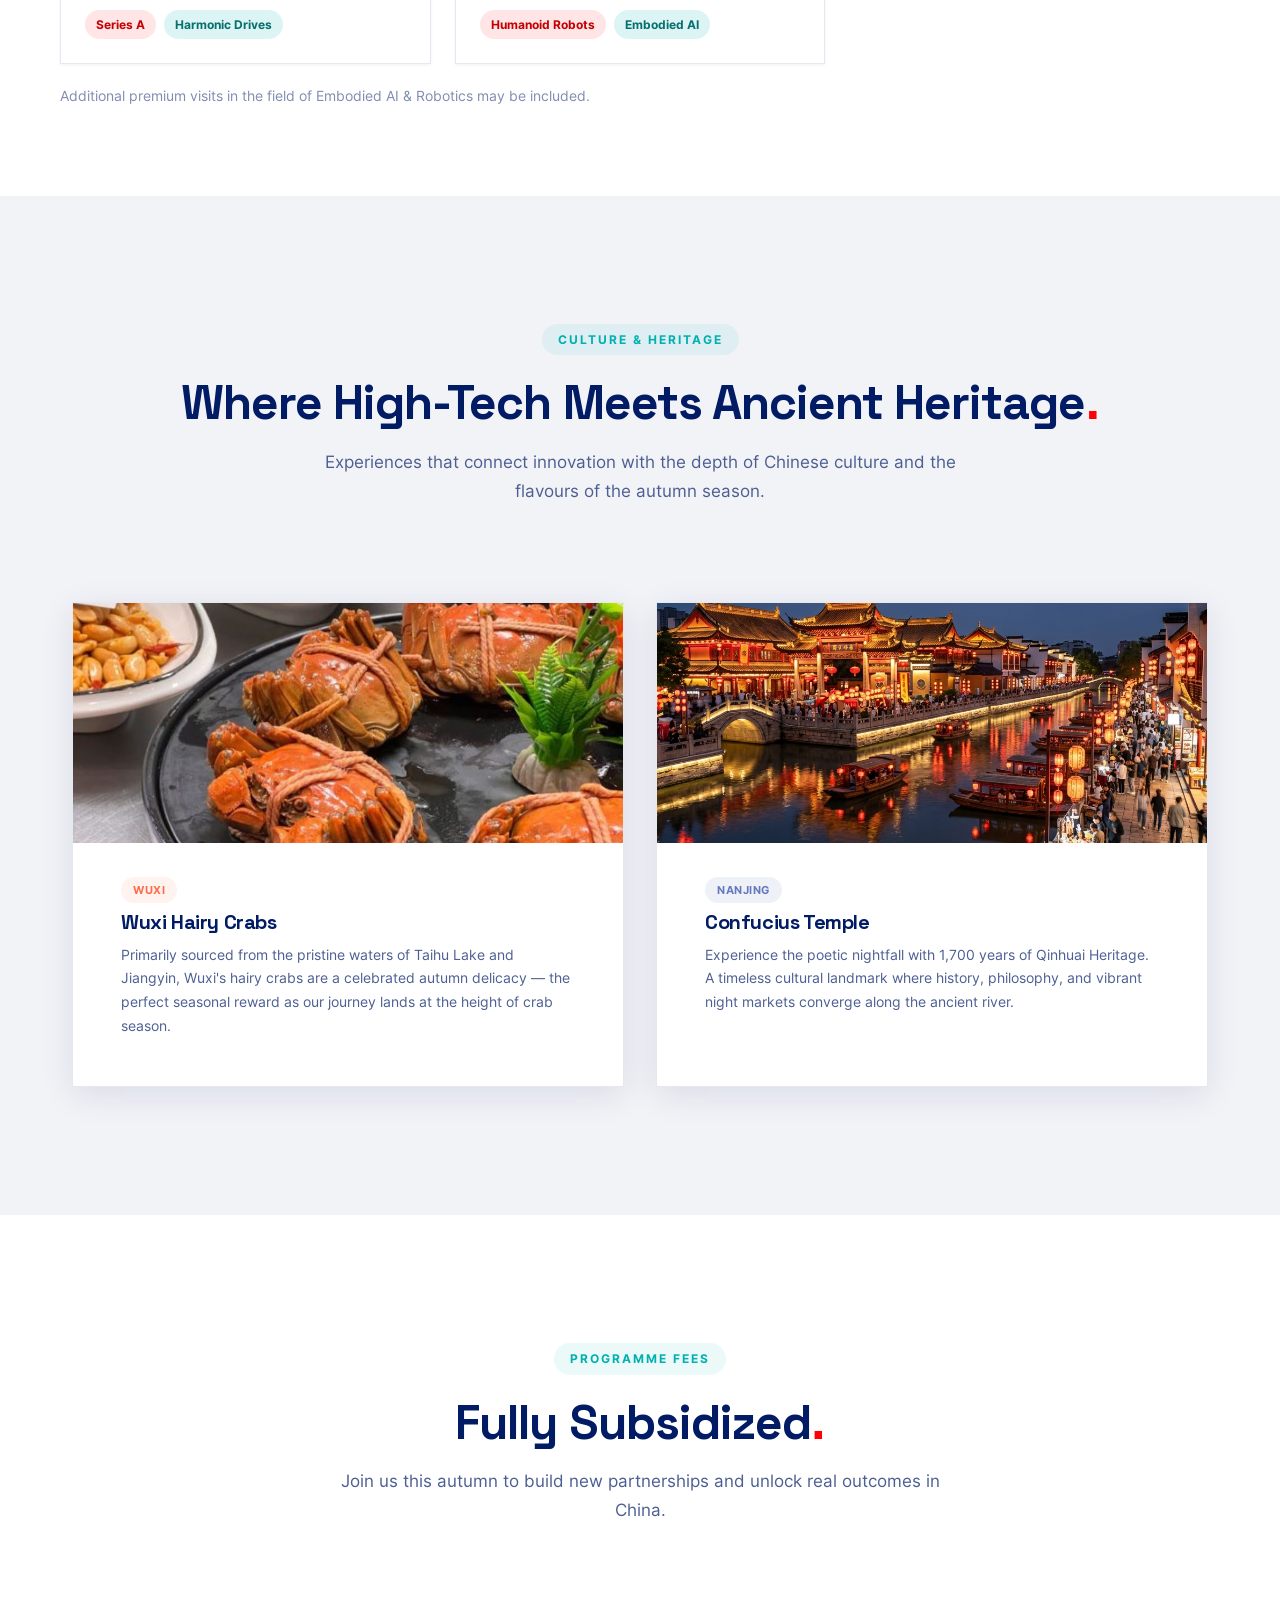
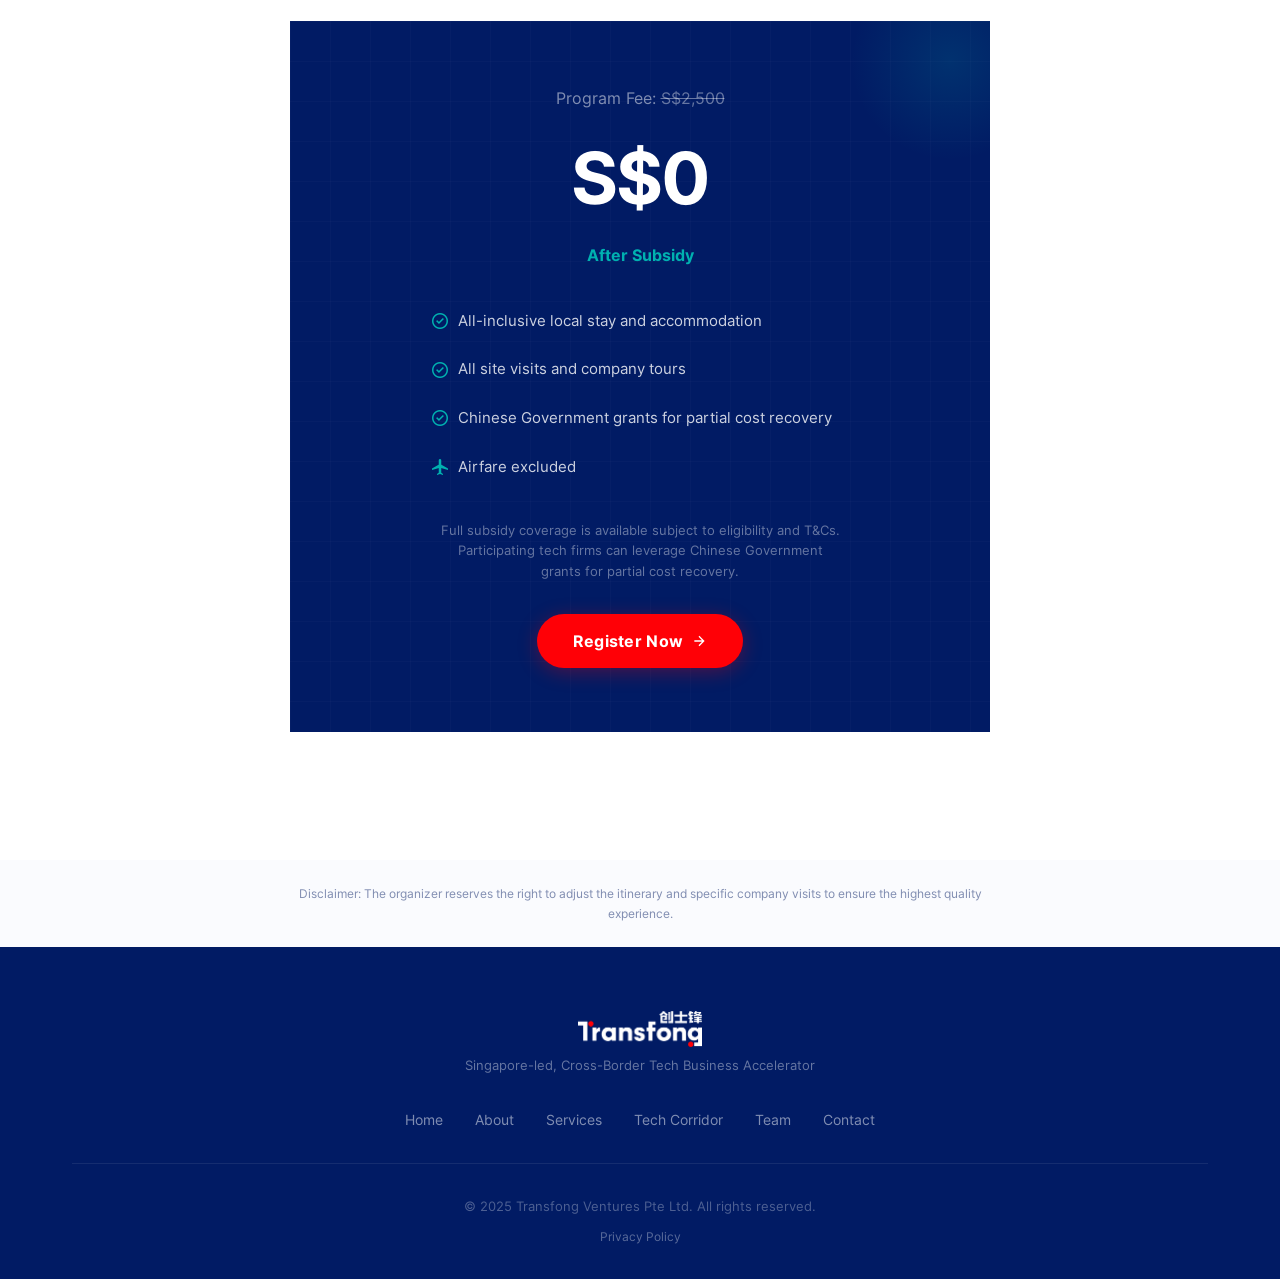
<file: ai-immersion.html>
<!DOCTYPE html>
<html lang="en" data-lang="en">
<head>
    <meta charset="UTF-8">
    <meta name="viewport" content="width=device-width, initial-scale=1.0">
    <title>AI Immersion Trip — Transfong</title>
    <link rel="icon" type="image/png" href="favicon.png">
    <meta name="description" content="Join Transfong's Wuxi & Nanjing AI & IoT Immersion Trip — explore China's AI, IoT, and robotics ecosystems, connect with future unicorns during Wuxi's World Internet of Things Exposition, and build cross-border partnerships.">
    <meta name="keywords" content="Transfong, AI immersion, tech immersion, Wuxi, Nanjing, China, AI, IoT, Internet of Things, World Internet of Things Exposition, robotics, Singapore, cross-border, startup">
    <link rel="preconnect" href="https://fonts.googleapis.com">
    <link rel="preconnect" href="https://fonts.gstatic.com" crossorigin>
    <link href="https://fonts.googleapis.com/css2?family=Material+Symbols+Outlined:opsz,wght,FILL,GRAD@24,400,0,0" rel="stylesheet">
    <link rel="preload" href="/fonts/SpaceGrotesk-Bold.woff2" as="font" type="font/woff2" crossorigin>
    <link rel="preload" href="/fonts/Inter-Regular.woff2" as="font" type="font/woff2" crossorigin>
    <link rel="stylesheet" href="styles.css">
    <link rel="stylesheet" href="immersion.css">
    <link rel="stylesheet" href="deck.css">
</head>
<body>

    <a href="#immersion-hero" class="skip-link">Skip to main content</a>

    <!-- ============ NAVIGATION ============ -->
    <nav class="navbar scrolled" id="navbar">
        <div class="nav-inner">
            <a href="index.html" class="nav-logo">
                <img src="pictures/Transfong Chinese Logo - On Blue.png" alt="Transfong" class="nav-logo-img nav-logo-dark" />
                <img src="pictures/Transfong Chinese Logo - On White.png" alt="Transfong" class="nav-logo-img nav-logo-light" />
            </a>
            <div class="nav-links" id="navLinks">
                <a href="index.html" class="nav-link" data-en="Home" data-zh="首页">Home</a>
                <a href="index.html#about" class="nav-link" data-en="About" data-zh="关于我们">About</a>
                <a href="index.html#services" class="nav-link" data-en="Services" data-zh="核心业务">Services</a>
                <a href="https://techcorridor.global/" class="nav-link" target="_blank" rel="noopener" data-en="Tech Corridor" data-zh="Tech Corridor">Tech Corridor</a>
                <a href="index.html#team" class="nav-link" data-en="Team" data-zh="团队">Team</a>
                <a href="index.html#contact" class="nav-link" data-en="Contact" data-zh="联系我们">Contact</a>
            </div>
            <div class="nav-actions">
                <button class="lang-toggle" id="langToggle" aria-label="Toggle Language">
                    <span class="lang-option active" data-lang="en">EN</span>
                    <span class="lang-divider">|</span>
                    <span class="lang-option" data-lang="zh">中文</span>
                </button>
                <button class="nav-burger" id="navBurger" aria-label="Toggle Menu">
                    <span></span>
                    <span></span>
                    <span></span>
                </button>
            </div>
        </div>
    </nav>

    <!-- ============ HERO SECTION ============ -->
    <section class="immersion-hero" id="immersion-hero">
        <div class="hero-bg">
            <div class="hero-grid-lines"></div>
            <div class="hero-orb hero-orb-1"></div>
            <div class="hero-orb hero-orb-2"></div>
            <div class="hero-orb hero-orb-3"></div>
        </div>
        <div class="hero-content">
            <div class="hero-badge" data-en="29 Oct – 3 Nov 2026 (Tentative) · Wuxi & Nanjing" data-zh="2026年10月29日–11月3日（暂定）· 无锡 & 南京">
                <span class="hero-badge-dot"></span>
                29 Oct – 3 Nov 2026 (Tentative) · Wuxi & Nanjing
            </div>
            <h1 class="hero-title">
                <span class="hero-title-line" data-en="Inside China's AI & IoT Frontier" data-zh="深入中国AI与物联网前沿">Inside China's AI & IoT Frontier</span>
                <span class="hero-title-line hero-title-accent" data-en="Wuxi & Nanjing Immersion Trip" data-zh="无锡 & 南京沉浸之旅">Wuxi & Nanjing Immersion Trip<span class="title-red-dot">.</span></span>
            </h1>
            <p class="hero-subtitle" data-en="This 5-day immersion brings founders, executives, investors, and innovation leaders into Wuxi and Nanjing — two of China's fastest-rising innovation engines — for a deep, inside-out view of how technology, policy, talent, and supply chains truly work together. It is timed to coincide with the World Internet of Things Exposition in Wuxi, the world's premier AI and IoT gathering." data-zh="这5天的沉浸之旅将创始人、高管、投资人和创新领袖带入无锡和南京——中国最快崛起的两大创新引擎——深入了解技术、政策、人才和供应链如何真正协同运作。行程特别安排于无锡世界物联网博览会期间——全球顶级的AI与物联网盛会。">
                This 5-day immersion brings founders, executives, investors, and innovation leaders into Wuxi and Nanjing — two of China's fastest-rising innovation engines — for a deep, inside-out view of how technology, policy, talent, and supply chains truly work together. It is timed to coincide with the World Internet of Things Exposition in Wuxi, the world's premier AI and IoT gathering.
            </p>
            <div class="hero-ctas">
                <a href="https://forms.office.com/r/N4gHCrvSef" target="_blank" rel="noopener" class="btn btn-primary" data-en="Register Now" data-zh="立即报名">
                    Register Now
                    <svg width="16" height="16" viewBox="0 0 24 24" fill="none" stroke="currentColor" stroke-width="2"><path d="M5 12h14M12 5l7 7-7 7"/></svg>
                </a>
                <a href="https://wa.me/6581927836" target="_blank" rel="noopener" class="btn btn-outline" data-en="Talk to Us" data-zh="联系我们">
                    <svg width="16" height="16" viewBox="0 0 24 24" fill="none" stroke="currentColor" stroke-width="2"><path d="M21 15a2 2 0 0 1-2 2H7l-4 4V5a2 2 0 0 1 2-2h14a2 2 0 0 1 2 2z"/></svg>
                    Talk to Us
                </a>
            </div>

            <div class="hero-supporters">
                <p class="supporters-title" data-en="Supported by" data-zh="支持单位">Supported by</p>
                <div class="supporters-list">
                    <img src="pictures/StartupX-logo.png" alt="StartupX" class="supporter-logo" />
                    <span class="supporter-name" data-en="Wuxi-Singapore Sci-Tech Innovation City" data-zh="无锡新加坡科创城">Wuxi-Singapore Sci-Tech Innovation City</span>
                    <span class="supporter-name" data-en="Singapore Nanjing Eco Hi-tech Island" data-zh="新加坡南京生态科技岛">Singapore Nanjing Eco Hi-tech Island</span>
                </div>
            </div>
        </div>
    </section>

    <!-- ============ VALUE PROPOSITION / WHAT YOU'LL DO ============ -->
    <section class="section immersion-intro-section" id="objectives">
        <div class="container">
            <div class="section-header">
                <span class="section-label" data-en="Objective" data-zh="目标">Objective</span>
                <h2 class="section-title" data-en="Explore & Connect" data-zh="探索与连接">Explore & Connect<span class="title-red-dot">.</span></h2>
                <div class="immersion-trip-date" style="display:inline-flex;align-items:center;gap:8px;margin-top:18px;padding:9px 20px;border-radius:999px;background:rgba(0,177,176,0.12);color:var(--teal);font-weight:700;font-size:0.95rem;"><span class="material-symbols-outlined" style="font-size:19px;">calendar_month</span><span data-en="29 Oct – 3 Nov 2026 (Tentative)" data-zh="2026年10月29日–11月3日（暂定）">29 Oct – 3 Nov 2026 (Tentative)</span></div>
            </div>

            <div class="immersion-intro-text">
                <p data-en="Our journey is timed to coincide with the World Internet of Things Exposition in Wuxi — China's premier stage for AI and IoT — as we visit the innovation hubs of Wuxi and Nanjing. In the world of tech, the best opportunities are perfectly timed, and timing is everything." data-zh="我们的旅程特别安排于无锡世界物联网博览会期间——中国AI与物联网的顶级舞台，同时参访无锡和南京的创新枢纽。在科技领域，最好的机会总是恰逢其时，而时机就是一切。">
                    Our journey is timed to coincide with the <span class="intro-highlight" data-en="World Internet of Things Exposition" data-zh="世界物联网博览会">World Internet of Things Exposition</span> in Wuxi — China's premier stage for AI and IoT — as we visit the innovation hubs of Wuxi and Nanjing. In the world of tech, the best opportunities are perfectly timed, and <span class="intro-highlight" data-en="timing is everything" data-zh="时机就是一切">timing is everything</span>.
                </p>
                <p class="immersion-intro-expo-link">
                    <a href="https://wiotexpo.cn" target="_blank" rel="noopener" data-en="Explore the World Internet of Things Exposition →" data-zh="了解世界物联网博览会 →">Explore the World Internet of Things Exposition →</a>
                </p>
            </div>

            <div class="immersion-value-grid">
                <div class="immersion-value-card">
                    <div class="immersion-value-head">
                        <div class="immersion-value-icon immersion-value-icon--teal">
                            <span class="material-symbols-outlined">travel_explore</span>
                        </div>
                        <h3 class="immersion-value-title immersion-value-title--teal"><span data-en="Market" data-zh="市场">Market</span><span data-en="Exploration" data-zh="探索">Exploration</span></h3>
                    </div>
                    <p data-en="Go deep inside the real innovation frontline to understand how industries, policies, and ecosystems actually operate." data-zh="深入真正的创新前沿，了解产业、政策和生态系统如何实际运作。">Go deep inside the real innovation frontline to understand how industries, policies, and ecosystems actually operate.</p>
                </div>
                <div class="immersion-value-card">
                    <div class="immersion-value-head">
                        <div class="immersion-value-icon immersion-value-icon--red">
                            <span class="material-symbols-outlined">hub</span>
                        </div>
                        <h3 class="immersion-value-title immersion-value-title--red"><span data-en="Supply Chain" data-zh="供应链">Supply Chain</span><span data-en="Consolidation" data-zh="整合">Consolidation</span></h3>
                    </div>
                    <p data-en="Connect directly with China's strengths in AI, robotics, and advanced manufacturing for scalable cross-border collaboration." data-zh="直接对接中国在AI、机器人和先进制造领域的优势，实现可规模化的跨境合作。">Connect directly with China's strengths in AI, robotics, and advanced manufacturing for scalable cross-border collaboration.</p>
                </div>
                <div class="immersion-value-card">
                    <div class="immersion-value-head">
                        <div class="immersion-value-icon immersion-value-icon--purple">
                            <span class="material-symbols-outlined">handshake</span>
                        </div>
                        <h3 class="immersion-value-title immersion-value-title--purple"><span data-en="Commercial" data-zh="商业">Commercial</span><span data-en="Outcomes" data-zh="成果">Outcomes</span></h3>
                    </div>
                    <p data-en="Engage in tailored, high-precision business matching with the right customers, partners, investors, and government agencies." data-zh="与合适的客户、合作伙伴、投资者和政府机构进行量身定制的高精度商业对接。">Engage in tailored, high-precision business matching with the right customers, partners, investors, and government agencies.</p>
                </div>
            </div>
        </div>
    </section>

    <!-- ============ TRACK RECORD (past trips) ============ -->
    <style>
      #track-record { background: linear-gradient(rgba(1,27,100,0.9), rgba(1,27,100,0.96)), #011B64; color: #fff; padding: 88px 0; overflow: hidden; font-family: var(--font-body); }
      #track-record .tr-wrap { max-width: 1160px; margin: 0 auto; padding: 0 24px; }
      #track-record .tr-eyebrow { font-family: var(--font-display); font-size: 0.75rem; font-weight: 700; letter-spacing: 0.14em; text-transform: uppercase; color: #00B1B0; }
      /* Section header styled like the rest of the site, adapted to the dark background */
      #track-record .section-header { text-align: center; margin-bottom: 56px; }
      #track-record .section-label { background: rgba(0,177,176,0.12); color: #00B1B0; }
      #track-record .section-title { color: #fff; }
      #track-record .immersion-section-subtitle { color: rgba(255,255,255,0.6); }
      #track-record .tr-head { display: flex; align-items: flex-end; justify-content: space-between; gap: 32px; flex-wrap: wrap; }
      #track-record .tr-head p { max-width: 420px; margin: 0; color: rgba(255,255,255,0.72); line-height: 1.65; font-size: 0.9875rem; }
      #track-record .tr-stats { display: grid; grid-template-columns: repeat(auto-fit, minmax(190px, 1fr)); gap: 32px; margin-top: 52px; }
      #track-record .tr-stat-value { font-family: var(--font-display); font-weight: 700; font-size: 2.75rem; line-height: 1; color: #fff; }
      #track-record .tr-stat-value .accent-red { color: #FF0006; }
      #track-record .tr-stat-value .accent-teal { color: #00B1B0; }
      #track-record .tr-stat-label { margin-top: 10px; font-size: 0.875rem; font-weight: 700; color: rgba(255,255,255,0.72); }
      #track-record .tr-timeline { display: flex; overflow-x: auto; margin-top: 48px; padding-bottom: 22px; scrollbar-width: thin; }
      #track-record .tr-trip { flex: 0 0 216px; min-width: 216px; }
      #track-record .tr-track { position: relative; height: 12px; margin-bottom: 20px; }
      #track-record .tr-track .line { position: absolute; top: 5px; left: 0; right: 0; height: 2px; background: rgba(255,255,255,0.18); }
      #track-record .tr-track .node { position: absolute; top: 0; left: 0; width: 12px; height: 12px; border-radius: 50%; background: #FF0006; }
      #track-record .tr-trip-n { font-family: var(--font-display); font-weight: 700; font-size: 0.8125rem; color: #00B1B0; letter-spacing: 0.1em; }
      #track-record .tr-trip-date { font-family: var(--font-display); font-weight: 700; font-size: 1.25rem; color: #fff; margin-top: 6px; }
      #track-record .tr-trip-cities { color: rgba(255,255,255,0.72); font-size: 0.9375rem; font-weight: 700; margin-top: 6px; line-height: 1.45; padding-right: 28px; }
      #track-record .tr-next { flex: 0 0 250px; min-width: 250px; }
      #track-record .tr-next .node { top: -3px; width: 18px; height: 18px; box-shadow: 0 0 0 5px rgba(255,0,6,0.28); }
      #track-record .tr-next .line { right: 60%; }
      #track-record .tr-next-card { display: block; text-decoration: none; background: rgba(255,255,255,0.06); border: 1px solid rgba(255,0,6,0.55); border-radius: 0; padding: 18px 20px; margin-right: 8px; transition: transform 200ms ease; }
      #track-record .tr-next-card:hover { transform: translateY(-3px); text-decoration: none; }
      #track-record .tr-next-card .k { font-family: var(--font-display); font-weight: 700; font-size: 0.8125rem; color: #FF0006; letter-spacing: 0.1em; }
      #track-record .tr-next-card .d { font-family: var(--font-display); font-weight: 700; font-size: 1.25rem; color: #fff; margin-top: 6px; }
      #track-record .tr-next-card .c { color: rgba(255,255,255,0.72); font-size: 0.9375rem; font-weight: 700; margin-top: 6px; }
      #track-record .tr-next-card .cta { color: #fff; font-size: 0.875rem; font-weight: 700; margin-top: 12px; }
      #track-record .tr-marquee { margin-top: 20px; overflow: hidden; }
      #track-record .tr-marquee-inner { display: flex; gap: 16px; width: max-content; animation: tr-marquee 55s linear infinite; }
      #track-record .tr-marquee-inner img { height: 250px; width: 375px; object-fit: cover; border-radius: 0; flex-shrink: 0; }
      @keyframes tr-marquee { from { transform: translateX(0); } to { transform: translateX(-50%); } }
      #track-record .tr-quotes { display: grid; grid-template-columns: repeat(auto-fit, minmax(260px, 1fr)); gap: 24px; margin-top: 24px; }
      #track-record .tr-quote { background: rgba(255,255,255,0.06); border: 1px solid rgba(255,255,255,0.18); border-radius: 0; padding: 26px; display: flex; flex-direction: column; gap: 14px; }
      #track-record .tr-quote .qdot { display: block; width: 10px; height: 10px; border-radius: 50%; }
      #track-record .tr-quote p { margin: 0; color: #fff; line-height: 1.65; font-size: 0.9875rem; flex: 1; }
      #track-record .tr-quote .who { font-size: 0.875rem; font-weight: 700; color: rgba(255,255,255,0.72); }
      #track-record .tr-li-btn { display: inline-flex; align-items: center; gap: 9px; align-self: flex-start; padding: 9px 18px; border-radius: 999px; border: 1px solid rgba(255,255,255,0.18); color: #fff; font-size: 0.8125rem; font-weight: 700; text-decoration: none; transition: background 200ms ease, border-color 200ms ease; }
      #track-record .tr-li-btn:hover { background: rgba(255,255,255,0.1); border-color: #fff; text-decoration: none; }
      #track-record .tr-li-btn .in { display: inline-flex; align-items: center; justify-content: center; width: 18px; height: 18px; border-radius: 0; background: #fff; color: #011B64; font-family: var(--font-display); font-weight: 700; font-size: 0.6875rem; line-height: 1; }
    </style>

    <section id="track-record">
      <div class="tr-wrap">
        <div class="section-header">
          <span class="section-label" data-en="Past Trips" data-zh="往期回顾">Past Trips</span>
          <h2 class="section-title" data-en="Track Record" data-zh="过往足迹">Track Record<span class="title-red-dot">.</span></h2>
          <p class="immersion-section-subtitle" data-en="Ten journeys and counting — since September 2023 we've run immersion trips three to four times a year, each taking a delegation deep into a different corner of China's innovation ecosystem." data-zh="十段旅程，未完待续——自2023年9月以来，我们每年举办三至四次沉浸式考察，每次都带领代表团深入中国创新生态的不同前沿。">Ten journeys and counting — since September 2023 we've run immersion trips three to four times a year, each taking a delegation deep into a different corner of China's innovation ecosystem.</p>
        </div>

        <div class="tr-stats">
          <div><div class="tr-stat-value"><span class="accent-red">10</span></div><div class="tr-stat-label" data-en="Trips completed since Sep 2023" data-zh="自2023年9月以来完成的行程">Trips completed since Sep 2023</div></div>
          <div><div class="tr-stat-value"><span class="accent-teal">9</span></div><div class="tr-stat-label" data-en="Innovation cities visited" data-zh="走访的创新城市">Innovation cities visited</div></div>
          <div><div class="tr-stat-value">~12</div><div class="tr-stat-label" data-en="Companies on every trip" data-zh="每次行程的参与企业">Companies on every trip</div></div>
          <div><div class="tr-stat-value"><span class="accent-red">110+</span></div><div class="tr-stat-label" data-en="Participating companies to date" data-zh="累计参与企业">Participating companies to date</div></div>
        </div>

        <div class="tr-timeline">
          <div class="tr-trip"><div class="tr-track"><div class="line"></div><div class="node"></div></div><div class="tr-trip-n" data-en="TRIP 01" data-zh="行程 01">TRIP 01</div><div class="tr-trip-date" data-en="Sep 2023" data-zh="2023年9月">Sep 2023</div><div class="tr-trip-cities" data-en="Chongqing · Chengdu" data-zh="重庆 · 成都">Chongqing · Chengdu</div></div>
          <div class="tr-trip"><div class="tr-track"><div class="line"></div><div class="node"></div></div><div class="tr-trip-n" data-en="TRIP 02" data-zh="行程 02">TRIP 02</div><div class="tr-trip-date" data-en="Sep 2023" data-zh="2023年9月">Sep 2023</div><div class="tr-trip-cities" data-en="Xiamen" data-zh="厦门">Xiamen</div></div>
          <div class="tr-trip"><div class="tr-track"><div class="line"></div><div class="node"></div></div><div class="tr-trip-n" data-en="TRIP 03" data-zh="行程 03">TRIP 03</div><div class="tr-trip-date" data-en="Sep 2024" data-zh="2024年9月">Sep 2024</div><div class="tr-trip-cities" data-en="Xiamen" data-zh="厦门">Xiamen</div></div>
          <div class="tr-trip"><div class="tr-track"><div class="line"></div><div class="node"></div></div><div class="tr-trip-n" data-en="TRIP 04" data-zh="行程 04">TRIP 04</div><div class="tr-trip-date" data-en="Dec 2024" data-zh="2024年12月">Dec 2024</div><div class="tr-trip-cities" data-en="Wuxi · Suzhou · Shanghai" data-zh="无锡 · 苏州 · 上海">Wuxi · Suzhou · Shanghai</div></div>
          <div class="tr-trip"><div class="tr-track"><div class="line"></div><div class="node"></div></div><div class="tr-trip-n" data-en="TRIP 05" data-zh="行程 05">TRIP 05</div><div class="tr-trip-date" data-en="Aug 2025" data-zh="2025年8月">Aug 2025</div><div class="tr-trip-cities" data-en="Wuxi · Nanjing" data-zh="无锡 · 南京">Wuxi · Nanjing</div></div>
          <div class="tr-trip"><div class="tr-track"><div class="line"></div><div class="node"></div></div><div class="tr-trip-n" data-en="TRIP 06" data-zh="行程 06">TRIP 06</div><div class="tr-trip-date" data-en="Aug 2025" data-zh="2025年8月">Aug 2025</div><div class="tr-trip-cities" data-en="Beijing · Jinan" data-zh="北京 · 济南">Beijing · Jinan</div></div>
          <div class="tr-trip"><div class="tr-track"><div class="line"></div><div class="node"></div></div><div class="tr-trip-n" data-en="TRIP 07" data-zh="行程 07">TRIP 07</div><div class="tr-trip-date" data-en="Sep 2025" data-zh="2025年9月">Sep 2025</div><div class="tr-trip-cities" data-en="Xiamen" data-zh="厦门">Xiamen</div></div>
          <div class="tr-trip"><div class="tr-track"><div class="line"></div><div class="node"></div></div><div class="tr-trip-n" data-en="TRIP 08" data-zh="行程 08">TRIP 08</div><div class="tr-trip-date" data-en="Nov 2025" data-zh="2025年11月">Nov 2025</div><div class="tr-trip-cities" data-en="Wuxi · Suzhou" data-zh="无锡 · 苏州">Wuxi · Suzhou</div></div>
          <div class="tr-trip"><div class="tr-track"><div class="line"></div><div class="node"></div></div><div class="tr-trip-n" data-en="TRIP 09" data-zh="行程 09">TRIP 09</div><div class="tr-trip-date" data-en="Mar 2026" data-zh="2026年3月">Mar 2026</div><div class="tr-trip-cities" data-en="Wuxi · Nanjing" data-zh="无锡 · 南京">Wuxi · Nanjing</div></div>
          <div class="tr-trip"><div class="tr-track"><div class="line"></div><div class="node"></div></div><div class="tr-trip-n" data-en="TRIP 10" data-zh="行程 10">TRIP 10</div><div class="tr-trip-date" data-en="Jul 2026" data-zh="2026年7月">Jul 2026</div><div class="tr-trip-cities" data-en="Wuxi · Nanjing" data-zh="无锡 · 南京">Wuxi · Nanjing</div></div>
          <div class="tr-next">
            <div class="tr-track"><div class="line"></div><div class="node"></div></div>
            <a class="tr-next-card" href="https://forms.office.com/r/N4gHCrvSef" target="_blank" rel="noopener">
              <div class="k" data-en="NEXT DEPARTURE" data-zh="下一次出发">NEXT DEPARTURE</div>
              <div class="d" data-en="Oct–Nov 2026" data-zh="2026年10–11月">Oct–Nov 2026</div>
              <div class="c" data-en="Wuxi · Nanjing" data-zh="无锡 · 南京">Wuxi · Nanjing</div>
              <div class="cta" data-en="Reserve your seat →" data-zh="预留席位 →">Reserve your seat →</div>
            </a>
          </div>
        </div>
      </div>

      <!-- full-bleed photo marquee; images duplicated once for the seamless loop -->
      <div class="tr-marquee">
        <div class="tr-marquee-inner">
          <img src="pictures/gallery/trip-01.jpeg" alt="Past immersion trip moment">
          <img src="pictures/gallery/trip-02.jpeg" alt="Past immersion trip moment">
          <img src="pictures/gallery/trip-03.jpeg" alt="Past immersion trip moment">
          <img src="pictures/gallery/trip-04.jpg" alt="Past immersion trip moment">
          <img src="pictures/gallery/trip-05.jpg" alt="Past immersion trip moment">
          <img src="pictures/gallery/trip-06.jpg" alt="Past immersion trip moment">
          <img src="pictures/gallery/trip-07.jpg" alt="Past immersion trip moment">
          <img src="pictures/gallery/trip-08.jpg" alt="Past immersion trip moment">
          <img src="pictures/gallery/trip-09.jpg" alt="Past immersion trip moment">
          <img src="pictures/gallery/trip-10.jpg" alt="Past immersion trip moment">
          <img src="pictures/gallery/trip-11.jpg" alt="Past immersion trip moment">
          <img src="pictures/gallery/trip-12.jpg" alt="Past immersion trip moment">
          <img src="pictures/gallery/trip-01.jpeg" alt="">
          <img src="pictures/gallery/trip-02.jpeg" alt="">
          <img src="pictures/gallery/trip-03.jpeg" alt="">
          <img src="pictures/gallery/trip-04.jpg" alt="">
          <img src="pictures/gallery/trip-05.jpg" alt="">
          <img src="pictures/gallery/trip-06.jpg" alt="">
          <img src="pictures/gallery/trip-07.jpg" alt="">
          <img src="pictures/gallery/trip-08.jpg" alt="">
          <img src="pictures/gallery/trip-09.jpg" alt="">
          <img src="pictures/gallery/trip-10.jpg" alt="">
          <img src="pictures/gallery/trip-11.jpg" alt="">
          <img src="pictures/gallery/trip-12.jpg" alt="">
        </div>
      </div>

      <div class="tr-wrap">
        <div class="tr-eyebrow" style="margin-top: 64px;" data-en="What participants say" data-zh="参与者感言">What participants say</div>
        <div class="tr-quotes">
          <div class="tr-quote">
            <span class="qdot" style="background: #FF0006;"></span>
            <p data-en="&quot;From seed to fruition — what began as conversations on this trip has grown into real cross-border opportunities.&quot;" data-zh="“从萌芽到结果——这趟旅程中的交流，如今已成长为实实在在的跨境合作机会。”">"From seed to fruition — what began as conversations on this trip has grown into real cross-border opportunities."</p>
            <div class="who" data-en="Daniel CF Ng · via LinkedIn" data-zh="Daniel CF Ng · 来自领英">Daniel CF Ng · via LinkedIn</div>
            <a class="tr-li-btn" href="https://www.linkedin.com/posts/danielcfng_from-seed-to-fruition-the-honey-peach-that-activity-7482293105912721408-djm3" target="_blank" rel="noopener"><span class="in">in</span><span data-en="View full post on LinkedIn" data-zh="查看领英原文">View full post on LinkedIn</span></a>
          </div>
          <div class="tr-quote">
            <span class="qdot" style="background: #00B1B0;"></span>
            <p data-en="&quot;The tech immersion gave me a first-hand view of China's innovation ecosystem that no report could ever match.&quot;" data-zh="“这次科技沉浸之旅让我亲眼见证了中国的创新生态，这是任何报告都无法比拟的。”">"The tech immersion gave me a first-hand view of China's innovation ecosystem that no report could ever match."</p>
            <div class="who" data-en="Tania Hamad · via LinkedIn" data-zh="Tania Hamad · 来自领英">Tania Hamad · via LinkedIn</div>
            <a class="tr-li-btn" href="https://www.linkedin.com/posts/taniahamad_honeypeach-techimmersion-innovation-activity-7482359020146667520-u-gJ" target="_blank" rel="noopener"><span class="in">in</span><span data-en="View full post on LinkedIn" data-zh="查看领英原文">View full post on LinkedIn</span></a>
          </div>
          <div class="tr-quote">
            <span class="qdot" style="background: #6779BD;"></span>
            <p data-en="&quot;The trip connected our water-tech solution directly with the right partners and opportunities in China.&quot;" data-zh="“这趟旅程让我们的水务科技方案直接对接了中国合适的合作伙伴与机遇。”">"The trip connected our water-tech solution directly with the right partners and opportunities in China."</p>
            <div class="who" data-en="Sean S. · via LinkedIn" data-zh="Sean S. · 来自领英">Sean S. · via LinkedIn</div>
            <a class="tr-li-btn" href="https://www.linkedin.com/posts/seansley_waterdoctor-activity-7482264050760867840-_0AF" target="_blank" rel="noopener"><span class="in">in</span><span data-en="View full post on LinkedIn" data-zh="查看领英原文">View full post on LinkedIn</span></a>
          </div>
          <div class="tr-quote">
            <span class="qdot" style="background: #FF0006;"></span>
            <p data-en="&quot;A story of Wuxi and Singapore — welcoming this delegation as part of the growing innovation bridge between our two ecosystems.&quot;" data-zh="“无锡与新加坡的故事——欢迎此次代表团到访，共同架起两地创新生态之间日益紧密的桥梁。”">"A story of Wuxi and Singapore — welcoming this delegation as part of the growing innovation bridge between our two ecosystems."</p>
            <div class="who" data-en="Wuxi, China · via LinkedIn" data-zh="无锡，中国 · 来自领英">Wuxi, China · via LinkedIn</div>
            <a class="tr-li-btn" href="https://www.linkedin.com/posts/wuxi-china_wuxi-singapore-wuxistory-activity-7483095806699384832-qXDj" target="_blank" rel="noopener"><span class="in">in</span><span data-en="View full post on LinkedIn" data-zh="查看领英原文">View full post on LinkedIn</span></a>
          </div>
        </div>
      </div>
    </section>

    <!-- ============ TWO CITIES / YOUR JOURNEY ============ -->
    <style>
      #two-cities { background: #F4F6FB; padding: 88px 24px; font-family: var(--font-body); color: var(--text-secondary); }
      #two-cities .tc-wrap { max-width: 1160px; margin: 0 auto; }
      #two-cities .section-header { text-align: center; margin-bottom: 44px; }
      #two-cities .tc-grid { display: grid; grid-template-columns: repeat(auto-fit, minmax(420px, 1fr)); gap: 28px; }
      @media (max-width: 520px) { #two-cities .tc-grid { grid-template-columns: 1fr; } }
      #two-cities .tc-card { background: #fff; border: 1px solid var(--border-light); border-radius: 0; overflow: hidden; box-shadow: var(--shadow-sm); transition: transform 200ms ease, box-shadow 200ms ease; }
      #two-cities .tc-card:hover { transform: translateY(-3px); box-shadow: var(--shadow-lg); }
      #two-cities .tc-card > img { width: 100%; height: 240px; object-fit: cover; display: block; }
      #two-cities .tc-body { padding: 28px; }
      #two-cities .tc-body h3 { font-family: var(--font-display); font-weight: 700; font-size: 1.5rem; color: var(--navy); margin: 0 0 10px; }
      #two-cities .tc-body > p { margin: 0; line-height: 1.65; font-size: 0.9875rem; }
      #two-cities .tc-collab { display: flex; align-items: center; gap: 14px; margin-top: 22px; padding-top: 22px; border-top: 1px solid var(--border-light); }
      #two-cities .tc-collab img { width: 88px; height: 66px; object-fit: cover; border-radius: 0; flex-shrink: 0; }
      #two-cities .tc-collab .k { font-family: var(--font-display); font-size: 0.6875rem; font-weight: 700; letter-spacing: 0.14em; text-transform: uppercase; color: var(--teal); }
      #two-cities .tc-collab .t { font-weight: 700; color: var(--navy); font-size: 0.9375rem; margin-top: 4px; }
      #two-cities .tc-collab p { margin: 4px 0 0; font-size: 0.8438rem; line-height: 1.5; }
    </style>

    <section id="two-cities">
      <div class="tc-wrap">
        <div class="section-header">
          <span class="section-label" data-en="Two Cities" data-zh="双城之旅">Two Cities</span>
          <h2 class="section-title" data-en="Your Journey" data-zh="您的旅程">Your Journey<span class="title-red-dot">.</span></h2>
          <p class="immersion-section-subtitle" data-en="Wuxi and Nanjing — two cities at the forefront of China's innovation revolution and collaboration with Singapore." data-zh="无锡和南京——中国创新革命与新加坡合作的前沿双城。">Wuxi and Nanjing — two cities at the forefront of China's innovation revolution and collaboration with Singapore.</p>
        </div>
        <div class="tc-grid">
          <div class="tc-card">
            <img src="pictures/city photos/wuxi_city_1775401544086.png" alt="Wuxi">
            <div class="tc-body">
              <h3 data-en="Wuxi" data-zh="无锡">Wuxi<span class="title-red-dot">.</span></h3>
              <p data-en="China's applied innovation &amp; advanced manufacturing hub — the nation's 'Capital of IoT' and host of the World Internet of Things Exposition." data-zh="中国应用创新和先进制造业中心——被誉为中国“物联网之都”，也是世界物联网博览会的举办地。">China's applied innovation &amp; advanced manufacturing hub — the nation's 'Capital of IoT' and host of the World Internet of Things Exposition.</p>
              <div class="tc-collab">
                <img src="pictures/Wuxi-Sci-Tech.jpg" alt="Wuxi-Singapore Sci-Tech City">
                <div>
                  <div class="k" data-en="Singapore-China Collaboration" data-zh="中新合作项目">Singapore-China Collaboration</div>
                  <div class="t" data-en="Wuxi-Singapore Sci-Tech City" data-zh="无锡新加坡科创城">Wuxi-Singapore Sci-Tech City</div>
                  <p data-en="Flagship project deepening SG-China tech cooperation in AI, integrated circuits, and biomedicine." data-zh="中新深化科技合作的旗舰项目，聚焦人工智能、集成电路与生物医药。">Flagship project deepening SG-China tech cooperation in AI, integrated circuits, and biomedicine.</p>
                </div>
              </div>
            </div>
          </div>
          <div class="tc-card">
            <img src="pictures/city photos/nanjing_city_1775401560749.png" alt="Nanjing">
            <div class="tc-body">
              <h3 data-en="Nanjing" data-zh="南京">Nanjing<span class="title-red-dot">.</span></h3>
              <p data-en="A growing tech and talent capital powered by universities, deep-tech R&amp;D, and policy support." data-zh="一座由高校、深科技研发和政策支持驱动的新兴科技与人才之都。">A growing tech and talent capital powered by universities, deep-tech R&amp;D, and policy support.</p>
              <div class="tc-collab">
                <img src="pictures/Nanjing-Eco-Hi-Tech-Island.jpg" alt="Singapore-Nanjing Eco Hi-Tech Island">
                <div>
                  <div class="k" data-en="Singapore-China Collaboration" data-zh="中新合作项目">Singapore-China Collaboration</div>
                  <div class="t" data-en="Singapore-Nanjing Eco Hi-Tech Island" data-zh="新加坡南京生态科技岛">Singapore-Nanjing Eco Hi-Tech Island</div>
                  <p data-en="The largest SG-Jiangsu flagship cooperation project — AI, water science, and digital economy." data-zh="新加坡与江苏省最大的旗舰合作项目——聚焦人工智能、水科学与数字经济。">The largest SG-Jiangsu flagship cooperation project — AI, water science, and digital economy.</p>
                </div>
              </div>
            </div>
          </div>
        </div>
      </div>
    </section>

    <!-- ============ SITE VISITS ============ -->
    <style>
      #site-visits { background: #fff; padding: 88px 24px; font-family: var(--font-body); color: var(--text-secondary); }
      #site-visits .sv-wrap { max-width: 1160px; margin: 0 auto; }
      #site-visits .section-header { text-align: center; margin-bottom: 8px; }
      #site-visits .sv-cat { font-family: var(--font-display); font-weight: 700; font-size: 1.375rem; color: var(--navy); margin: 48px 0 6px; }
      #site-visits .sv-cat + .sv-cat-sub { margin: 0 0 26px; font-size: 0.9875rem; }
      #site-visits .sv-cat .num { color: var(--navy); }
      #site-visits .sv-cat.second { margin-top: 64px; }
      #site-visits .sv-grid { display: grid; grid-template-columns: repeat(auto-fill, minmax(320px, 1fr)); gap: 24px; }
      #site-visits .sv-card { background: #fff; border: 1px solid var(--border-light); border-radius: 0; overflow: hidden; box-shadow: var(--shadow-sm); display: flex; flex-direction: column; transition: transform 200ms ease, box-shadow 200ms ease; }
      #site-visits .sv-card:hover { transform: translateY(-3px); box-shadow: var(--shadow-lg); }
      #site-visits .sv-card > img { width: 100%; height: 170px; object-fit: cover; display: block; background: #EDF1F9; }
      #site-visits .sv-body { padding: 22px 24px 24px; display: flex; flex-direction: column; gap: 8px; flex: 1; }
      #site-visits .sv-title { display: flex; align-items: baseline; gap: 10px; flex-wrap: wrap; }
      #site-visits .sv-title .n { font-family: var(--font-display); font-weight: 700; color: var(--red); font-size: 0.9375rem; }
      #site-visits .sv-title .name { font-family: var(--font-display); font-weight: 700; color: var(--navy); font-size: 1.125rem; }
      #site-visits .sv-title .cn { color: var(--text-light); font-size: 0.875rem; font-weight: 700; }
      #site-visits .sv-body > p { margin: 0; font-size: 0.9063rem; line-height: 1.6; flex: 1; }
      #site-visits .sv-tags { display: flex; gap: 8px; flex-wrap: wrap; margin-top: 6px; }
      #site-visits .sv-tag { font-size: 0.75rem; font-weight: 700; padding: 5px 11px; border-radius: 999px; }
      #site-visits .sv-tag.red { background: #FFE5E5; color: #C50005; }
      #site-visits .sv-tag.teal { background: #DDF4F4; color: #06706F; }
      #site-visits .sv-note { margin: 20px 0 0; font-size: 0.875rem; color: var(--text-light); }
    </style>

    <section id="site-visits">
      <div class="sv-wrap">
        <div class="section-header">
          <span class="section-label" data-en="Site Visits" data-zh="实地参访">Site Visits</span>
          <h2 class="section-title" data-en="Meet Future Unicorns" data-zh="对话未来独角兽">Meet Future Unicorns<span class="title-red-dot">.</span></h2>
          <p class="immersion-section-subtitle" data-en="Visit upcoming unicorns and hidden tech champions across AI, robotics, and advanced sectors." data-zh="参访AI、机器人和先进领域的新兴独角兽和隐形科技冠军。">Visit upcoming unicorns and hidden tech champions across AI, robotics, and advanced sectors.</p>
        </div>

        <h3 class="sv-cat"><span class="num">1<span class="title-red-dot">.</span></span> <span data-en="AI &amp; Intelligent Tech" data-zh="AI与智能科技">AI &amp; Intelligent Tech</span></h3>
        <p class="sv-cat-sub" data-en="Meeting upcoming unicorns in AI application and Intelligent Tech." data-zh="对话AI应用和智能科技领域的新兴独角兽。">Meeting upcoming unicorns in AI application and Intelligent Tech.</p>
        <div class="sv-grid">
          <div class="sv-card">
            <img src="pictures/visits/saturn_info_tech.png" alt="Saturn Info Tech">
            <div class="sv-body">
              <div class="sv-title"><span class="n">1</span><span class="name">Saturn Info Tech</span><span class="cn">土星视界</span></div>
              <p data-en="Voiceprint recognition technology for the power industry. Founded in 2020, Series B: tens of millions of RMB raised." data-zh="电力行业声纹识别技术。成立于2020年，B轮融资：数千万人民币。">Voiceprint recognition technology for the power industry. Founded in 2020, Series B: tens of millions of RMB raised.</p>
              <div class="sv-tags"><span class="sv-tag red" data-en="Series B" data-zh="B轮">Series B</span><span class="sv-tag teal" data-en="Voiceprint AI" data-zh="声纹AI">Voiceprint AI</span></div>
            </div>
          </div>
          <div class="sv-card">
            <img src="pictures/visits/silicon_int.png" alt="Silicon Int.">
            <div class="sv-body">
              <div class="sv-title"><span class="n">2</span><span class="name">Silicon Int.</span><span class="cn">硅基智能</span></div>
              <p data-en="AIGC digital human for live streaming and intelligent customer service. Founded in 2017, Series D: hundreds of millions of RMB." data-zh="用于直播和智能客服的AIGC数字人。成立于2017年，D轮融资：数亿元人民币。">AIGC digital human for live streaming and intelligent customer service. Founded in 2017, Series D: hundreds of millions of RMB.</p>
              <div class="sv-tags"><span class="sv-tag red" data-en="Series D" data-zh="D轮">Series D</span><span class="sv-tag teal" data-en="AIGC Digital Human" data-zh="AIGC数字人">AIGC Digital Human</span></div>
            </div>
          </div>
          <div class="sv-card">
            <img src="pictures/visits/titan_tech.png" alt="Titan Tech">
            <div class="sv-body">
              <div class="sv-title"><span class="n">3</span><span class="name">Titan Tech</span><span class="cn">大块头智驾</span></div>
              <p data-en="Level 4 autonomous heavy trucks for mining, ports, and other heavy industries. Founded in 2021, Series B: tens of millions of RMB raised." data-zh="用于矿山、港口和其他重工业的L4自动驾驶重卡。成立于2021年，B轮融资：数千万人民币。">Level 4 autonomous heavy trucks for mining, ports, and other heavy industries. Founded in 2021, Series B: tens of millions of RMB raised.</p>
              <div class="sv-tags"><span class="sv-tag red" data-en="Series B" data-zh="B轮">Series B</span><span class="sv-tag teal" data-en="Autonomous Driving" data-zh="自动驾驶">Autonomous Driving</span></div>
            </div>
          </div>
          <div class="sv-card">
            <img src="pictures/visits/longshine_tech.png" alt="LongShine">
            <div class="sv-body">
              <div class="sv-title"><span class="n">4</span><span class="name">LongShine</span><span class="cn">朗新科技</span></div>
              <p data-en="Specializing in energy internet, smart/digital cities, and digitalized services. Founded in 1996, listed in Shenzhen in 2017." data-zh="专注于能源互联网、智慧/数字城市和数字化服务。成立于1996年，2017年在深圳上市。">Specializing in energy internet, smart/digital cities, and digitalized services. Founded in 1996, listed in Shenzhen in 2017.</p>
              <div class="sv-tags"><span class="sv-tag red" data-en="Listed" data-zh="上市">Listed</span><span class="sv-tag teal" data-en="Energy Internet" data-zh="能源互联网">Energy Internet</span></div>
            </div>
          </div>
          <div class="sv-card">
            <img src="pictures/visits/lead_digital.jpg" alt="Lead Digital">
            <div class="sv-body">
              <div class="sv-title"><span class="n">5</span><span class="name">Lead Digital</span><span class="cn">羚数智能</span></div>
              <p data-en="Among China's first 'AI + Manufacturing' providers. Its in-house 'Baigong' Industrial LLM uses multi-agent collaboration to deliver full-chain smart production and supply-chain decisions for high-end manufacturing." data-zh="国内首批聚焦工业垂直领域大模型落地的“AI+制造”服务商，手握自研的“百工工业大模型”，通过多智能体协同，为高端制造及工程企业提供全链路的智能生产与供应链决策。">Among China's first 'AI + Manufacturing' providers. Its in-house 'Baigong' Industrial LLM uses multi-agent collaboration to deliver full-chain smart production and supply-chain decisions for high-end manufacturing.</p>
              <div class="sv-tags"><span class="sv-tag red" data-en="Industrial LLM" data-zh="工业大模型">Industrial LLM</span><span class="sv-tag teal" data-en="Multi-Agent" data-zh="多智能体">Multi-Agent</span></div>
            </div>
          </div>
        </div>
        <p class="sv-note" data-en="Additional premium visits in the field of AI &amp; Intelligent Tech may be included." data-zh="可能会增加AI与智能科技领域的额外优质参访。">Additional premium visits in the field of AI &amp; Intelligent Tech may be included.</p>

        <h3 class="sv-cat second"><span class="num">2<span class="title-red-dot">.</span></span> <span data-en="Embodied AI &amp; Robotics" data-zh="具身AI与机器人">Embodied AI &amp; Robotics</span></h3>
        <p class="sv-cat-sub" data-en="Hidden tech champions in specialized sectors of Robotics." data-zh="机器人专业领域的隐形科技冠军。">Hidden tech champions in specialized sectors of Robotics.</p>
        <div class="sv-grid">
          <div class="sv-card">
            <img src="pictures/visits/estun_automation.png" alt="ESTUN Automation">
            <div class="sv-body">
              <div class="sv-title"><span class="n">1</span><span class="name">ESTUN Automation</span><span class="cn">埃斯顿自动化</span></div>
              <p data-en="Founded in 1993 in Nanjing, dual-listed on SZSE and HKEX — China's first A+H listed industrial robotics company, ranked #1 in industrial robot shipments in China." data-zh="1993年成立于南京，深交所和港交所两地上市——中国工业机器人领域首家A+H上市企业，工业机器人出货量稳居中国第一。">Founded in 1993 in Nanjing, dual-listed on SZSE and HKEX — China's first A+H listed industrial robotics company, ranked #1 in industrial robot shipments in China.</p>
              <div class="sv-tags"><span class="sv-tag red" data-en="A+H Listed" data-zh="A+H上市">A+H Listed</span><span class="sv-tag teal" data-en="Industrial Robotics" data-zh="工业机器人">Industrial Robotics</span></div>
            </div>
          </div>
          <div class="sv-card">
            <img src="pictures/visits/trans_bionics.png" alt="Trans-Bionics">
            <div class="sv-body">
              <div class="sv-title"><span class="n">2</span><span class="name">Trans-Bionics</span><span class="cn">泉智博科技</span></div>
              <p data-en="Design and manufacturing technologies for high quality robotic joints. Founded in 2025, Series A+: hundreds of millions of RMB raised." data-zh="高品质机器人关节的设计和制造技术。成立于2025年，A+轮融资：数亿元人民币。">Design and manufacturing technologies for high quality robotic joints. Founded in 2025, Series A+: hundreds of millions of RMB raised.</p>
              <div class="sv-tags"><span class="sv-tag red" data-en="Series A+" data-zh="A+轮">Series A+</span><span class="sv-tag teal" data-en="Robotic Joints" data-zh="机器人关节">Robotic Joints</span></div>
            </div>
          </div>
          <div class="sv-card">
            <img src="pictures/visits/zhiyue_space.png" alt="Zhiyue Space Intel">
            <div class="sv-body">
              <div class="sv-title"><span class="n">3</span><span class="name">Zhiyue Space Intel</span><span class="cn">知跃空间智能科技</span></div>
              <p data-en="Robotic 'macro-micro brain' systems for complex industrial environments. Founded in 2025, Angel Round: tens of millions of RMB raised." data-zh="面向复杂工业环境的机器人“宏微脑”系统。成立于2025年，天使轮融资：数千万人民币。">Robotic 'macro-micro brain' systems for complex industrial environments. Founded in 2025, Angel Round: tens of millions of RMB raised.</p>
              <div class="sv-tags"><span class="sv-tag red" data-en="Angel" data-zh="天使轮">Angel</span><span class="sv-tag teal" data-en="Spatial Intelligence" data-zh="空间智能">Spatial Intelligence</span></div>
            </div>
          </div>
          <div class="sv-card">
            <img src="pictures/visits/juxie_drive.png" alt="Juxie Drive">
            <div class="sv-body">
              <div class="sv-title"><span class="n">4</span><span class="name">Juxie Drive</span><span class="cn">巨蟹智能驱动科技</span></div>
              <p data-en="Core robotic components such as harmonic drives and micro low-voltage actuators. Founded in 2019, Series A." data-zh="谐波减速器和微型低压执行器等核心机器人组件。成立于2019年，A轮融资。">Core robotic components such as harmonic drives and micro low-voltage actuators. Founded in 2019, Series A.</p>
              <div class="sv-tags"><span class="sv-tag red" data-en="Series A" data-zh="A轮">Series A</span><span class="sv-tag teal" data-en="Harmonic Drives" data-zh="谐波减速器">Harmonic Drives</span></div>
            </div>
          </div>
          <div class="sv-card">
            <img src="pictures/visits/magic_atomic.jpg" alt="Magic Atomic Robotics">
            <div class="sv-body">
              <div class="sv-title"><span class="n">5</span><span class="name">Magic Atomic Robotics</span><span class="cn">魔法原子机器人科技</span></div>
              <p data-en="A global leader in embodied intelligence and general-purpose humanoid robots — full-size humanoids and quadruped robot dogs already in volume production for industrial and commercial settings." data-zh="全球领先的具身智能与通用人形机器人研发商——全尺寸人形机器人及四足机器狗已在工业与商业场景实现量产交付。">A global leader in embodied intelligence and general-purpose humanoid robots — full-size humanoids and quadruped robot dogs already in volume production for industrial and commercial settings.</p>
              <div class="sv-tags"><span class="sv-tag red" data-en="Humanoid Robots" data-zh="人形机器人">Humanoid Robots</span><span class="sv-tag teal" data-en="Embodied AI" data-zh="具身智能">Embodied AI</span></div>
            </div>
          </div>
        </div>
        <p class="sv-note" data-en="Additional premium visits in the field of Embodied AI &amp; Robotics may be included." data-zh="可能会增加具身AI与机器人领域的额外优质参访。">Additional premium visits in the field of Embodied AI &amp; Robotics may be included.</p>
      </div>
    </section>

    <!-- ============ CULTURAL HIGHLIGHTS ============ -->
    <section class="section immersion-culture-section" id="culture">
        <div class="container">
            <div class="section-header">
                <span class="section-label" data-en="Culture & Heritage" data-zh="文化与遗产">Culture & Heritage</span>
                <h2 class="section-title" data-en="Where High-Tech Meets Ancient Heritage" data-zh="高科技邂逅古老文化">Where High-Tech Meets Ancient Heritage<span class="title-red-dot">.</span></h2>
                <p class="immersion-section-subtitle" data-en="Experiences that connect innovation with the depth of Chinese culture and the flavours of the autumn season." data-zh="将创新与中华文化的底蕴和金秋时令风味相连的体验。">Experiences that connect innovation with the depth of Chinese culture and the flavours of the autumn season.</p>
            </div>

            <div class="culture-cards-row">
                <div class="culture-card">
                    <div class="culture-card-photo">
                        <img src="pictures/wuxi_hairy_crab.jpg" alt="Wuxi Hairy Crabs">
                    </div>
                    <div class="culture-card-body">
                        <span class="culture-card-city culture-card-city--crab" data-en="Wuxi" data-zh="无锡">Wuxi</span>
                        <h3 data-en="Wuxi Hairy Crabs" data-zh="无锡大闸蟹">Wuxi Hairy Crabs</h3>
                        <p data-en="Primarily sourced from the pristine waters of Taihu Lake and Jiangyin, Wuxi's hairy crabs are a celebrated autumn delicacy — the perfect seasonal reward as our journey lands at the height of crab season." data-zh="主要产自太湖和江阴的清澈水域，无锡大闸蟹是驰名遐迩的金秋美味——旅程恰逢大闸蟹上市的黄金时节，正是最佳的时令犒赏。">Primarily sourced from the pristine waters of Taihu Lake and Jiangyin, Wuxi's hairy crabs are a celebrated autumn delicacy — the perfect seasonal reward as our journey lands at the height of crab season.</p>
                    </div>
                </div>
                <div class="culture-card">
                    <div class="culture-card-photo">
                        <img src="pictures/confucius_temple.png" alt="Confucius Temple">
                    </div>
                    <div class="culture-card-body">
                        <span class="culture-card-city culture-card-city--purple" data-en="Nanjing" data-zh="南京">Nanjing</span>
                        <h3 data-en="Confucius Temple" data-zh="夫子庙">Confucius Temple</h3>
                        <p data-en="Experience the poetic nightfall with 1,700 years of Qinhuai Heritage. A timeless cultural landmark where history, philosophy, and vibrant night markets converge along the ancient river." data-zh="体验秦淮河畔1700年历史的诗意夜幕。一个永恒的文化地标，历史、哲学和充满活力的夜市在古老的河流沿岸交汇。">Experience the poetic nightfall with 1,700 years of Qinhuai Heritage. A timeless cultural landmark where history, philosophy, and vibrant night markets converge along the ancient river.</p>
                    </div>
                </div>
            </div>
        </div>
    </section>

    <!-- ============ PROGRAMME FEES ============ -->
    <section class="section immersion-pricing-section" id="pricing">
        <div class="container">
            <div class="section-header">
                <span class="section-label" data-en="Programme Fees" data-zh="项目费用">Programme Fees</span>
                <h2 class="section-title" data-en="Fully Subsidized" data-zh="全额补贴">Fully Subsidized<span class="title-red-dot">.</span></h2>
                <p class="immersion-section-subtitle" data-en="Join us this autumn to build new partnerships and unlock real outcomes in China." data-zh="今秋加入我们，建立新的合作伙伴关系，解锁在中国的真实成果。">Join us this autumn to build new partnerships and unlock real outcomes in China.</p>
            </div>

            <div class="pricing-panel">
                <div class="pricing-original">
                    <span data-en="Program Fee:" data-zh="项目费用：">Program Fee:</span> <s>S$2,500</s>
                </div>
                <div class="pricing-amount">S$0</div>
                <div class="pricing-amount-label" data-en="After Subsidy" data-zh="补贴后">After Subsidy</div>

                <ul class="pricing-includes">
                    <li>
                        <span class="material-symbols-outlined">check_circle</span>
                        <span data-en="All-inclusive local stay and accommodation" data-zh="全包当地住宿和食宿">All-inclusive local stay and accommodation</span>
                    </li>
                    <li>
                        <span class="material-symbols-outlined">check_circle</span>
                        <span data-en="All site visits and company tours" data-zh="所有实地参访和企业参观">All site visits and company tours</span>
                    </li>
                    <li>
                        <span class="material-symbols-outlined">check_circle</span>
                        <span data-en="Chinese Government grants for partial cost recovery" data-zh="中国政府补助，可部分回收成本">Chinese Government grants for partial cost recovery</span>
                    </li>
                    <li>
                        <span class="material-symbols-outlined">flight</span>
                        <span data-en="Airfare excluded" data-zh="不含机票">Airfare excluded</span>
                    </li>
                </ul>

                <p class="pricing-detail-note" data-en="Full subsidy coverage is available subject to eligibility and T&Cs. Participating tech firms can leverage Chinese Government grants for partial cost recovery." data-zh="全额补贴视资格条件和相关条款而定。参与的科技企业可申请中国政府补助以部分回收成本。">Full subsidy coverage is available subject to eligibility and T&Cs. Participating tech firms can leverage Chinese Government grants for partial cost recovery.</p>

                <div class="pricing-cta">
                    <a href="https://forms.office.com/r/N4gHCrvSef" target="_blank" rel="noopener" class="btn btn-primary" data-en="Register Now" data-zh="立即报名">
                        Register Now
                        <svg width="16" height="16" viewBox="0 0 24 24" fill="none" stroke="currentColor" stroke-width="2"><path d="M5 12h14M12 5l7 7-7 7"/></svg>
                    </a>
                </div>
            </div>
        </div>
    </section>

    <!-- (About strip and CTA removed) -->

    <!-- ============ DISCLAIMER ============ -->
    <div class="immersion-disclaimer">
        <div class="container">
            <p data-en="Disclaimer: The organizer reserves the right to adjust the itinerary and specific company visits to ensure the highest quality experience." data-zh="免责声明：主办方保留调整行程和具体企业参访安排的权利，以确保最高质量的体验。">Disclaimer: The organizer reserves the right to adjust the itinerary and specific company visits to ensure the highest quality experience.</p>
        </div>
    </div>

    <!-- ============ FOOTER ============ -->
    <footer class="footer">
        <div class="container">
            <div class="footer-inner">
                <div class="footer-brand">
                    <img src="pictures/Transfong Chinese Logo - On Blue.png" alt="Transfong" class="footer-logo-img" />
                    <p class="footer-tagline" data-en="Singapore-led, Cross-Border Tech Business Accelerator" data-zh="以新加坡为支点的跨境科技业务推动者">Singapore-led, Cross-Border Tech Business Accelerator</p>
                </div>
                <div class="footer-links">
                    <a href="index.html" data-en="Home" data-zh="首页">Home</a>
                    <a href="index.html#about" data-en="About" data-zh="关于我们">About</a>
                    <a href="index.html#services" data-en="Services" data-zh="核心业务">Services</a>
                    <a href="https://techcorridor.global/" target="_blank" rel="noopener" data-en="Tech Corridor" data-zh="Tech Corridor">Tech Corridor</a>
                    <a href="index.html#team" data-en="Team" data-zh="团队">Team</a>
                    <a href="index.html#contact" data-en="Contact" data-zh="联系我们">Contact</a>
                </div>
                <div class="footer-bottom">
                    <p>&copy; 2025 Transfong Ventures Pte Ltd. <span data-en="All rights reserved." data-zh="版权所有。">All rights reserved.</span></p>
                    <p class="footer-legal-links">
                        <a href="privacy.html" data-en="Privacy Policy" data-zh="隐私政策">Privacy Policy</a>
                    </p>
                </div>
            </div>
        </div>
    </footer>

    <script src="script.js"></script>
    <script src="immersion.js"></script>
    <!-- ============ PRESENTATION SLIDES (deck.js renders these on "Present") ============ -->
    <template id="deckSlides">

        <!-- 1 · Title (navy) -->
        <div class="tf-slide tf-slide--navy">
            <img class="tf-bg" src="pictures/deck/network-wave-navy.png" alt="">
            <div class="tf-veil"></div>
            <div class="tf-title-body">
                <img class="tf-logo" src="pictures/deck/transfong-logo-on-blue.png" alt="Transfong">
                <div class="tf-eyebrow" data-en="29 Oct – 3 Nov 2026 (tentative) · Wuxi &amp; Nanjing" data-zh="2026年10月29日–11月3日（暂定）· 无锡 &amp; 南京">29 Oct – 3 Nov 2026 (tentative) · Wuxi &amp; Nanjing</div>
                <h1>
                    <span class="tf-title-line" data-en="Inside China's AI &amp; IoT Frontier" data-zh="深入中国AI与物联网前沿">Inside China's AI &amp; IoT Frontier</span>
                    <span class="tf-title-line"><span class="tf-title-accent" data-en="Wuxi &amp; Nanjing Immersion Trip" data-zh="无锡 &amp; 南京沉浸之旅">Wuxi &amp; Nanjing Immersion Trip</span><span class="title-red-dot">.</span></span>
                </h1>
            </div>
            <p class="tf-title-sub" data-en="A 5-day Wuxi &amp; Nanjing immersion for founders, executives and investors — timed with the World Internet of Things Exposition, one of the world's largest AI and IoT gatherings." data-zh="为创始人、高管与投资人打造的无锡 &amp; 南京5天沉浸之旅——恰逢世界物联网博览会，全球顶级AI与物联网盛会。">A 5-day Wuxi &amp; Nanjing immersion for founders, executives and investors — timed with the World Internet of Things Exposition, one of the world's largest AI and IoT gatherings.</p>
            <div class="tf-foot" data-en="Organised by Transfong · Supported by StartupX, Wuxi-Singapore Sci-Tech Innovation City &amp; Singapore Nanjing Eco Hi-tech Island" data-zh="主办方：创士锋 · 支持单位：StartupX、无锡新加坡科创城、新加坡南京生态科技岛">Organised by Transfong · Supported by StartupX, Wuxi-Singapore Sci-Tech Innovation City &amp; Singapore Nanjing Eco Hi-tech Island</div>
            <div class="tf-rule"></div>
        </div>

        <!-- 2 · Objective (white content, 3 cards) -->
        <div class="tf-slide">
            <div class="tf-content">
                <div class="tf-eyebrow" data-en="Objective" data-zh="目标">Objective</div>
                <h2 data-en="Explore &amp; connect" data-zh="探索与连接">Explore &amp; connect<span class="title-red-dot">.</span></h2>
                <p class="tf-sub" data-en="Timed to coincide with the World Internet of Things Exposition in Wuxi — China's premier stage for AI and IoT. In the world of tech, the best opportunities are perfectly timed." data-zh="行程特别安排于无锡世界物联网博览会期间——中国AI与物联网的顶级舞台。在科技领域，最好的机会总是恰逢其时。">Timed to coincide with the World Internet of Things Exposition in Wuxi — China's premier stage for AI and IoT. In the world of tech, the best opportunities are perfectly timed.</p>
                <div class="tf-grid tf-grid--3">
                    <div class="tf-card">
                        <div class="tf-num">01</div>
                        <h4><span data-en="Market exploration" data-zh="市场探索">Market exploration</span><span class="title-red-dot">.</span></h4>
                        <p data-en="Go deep inside the real innovation frontline to understand how industries, policies, and ecosystems actually operate." data-zh="深入真正的创新前沿，了解产业、政策和生态系统如何实际运作。">Go deep inside the real innovation frontline to understand how industries, policies, and ecosystems actually operate.</p>
                    </div>
                    <div class="tf-card">
                        <div class="tf-num">02</div>
                        <h4><span data-en="Supply chain consolidation" data-zh="供应链整合">Supply chain consolidation</span><span class="title-red-dot">.</span></h4>
                        <p data-en="Connect directly with China's strengths in AI, robotics, and advanced manufacturing for scalable cross-border collaboration." data-zh="直接对接中国在AI、机器人和先进制造领域的优势，实现可规模化的跨境合作。">Connect directly with China's strengths in AI, robotics, and advanced manufacturing for scalable cross-border collaboration.</p>
                    </div>
                    <div class="tf-card">
                        <div class="tf-num">03</div>
                        <h4><span data-en="Commercial outcomes" data-zh="商业成果">Commercial outcomes</span><span class="title-red-dot">.</span></h4>
                        <p data-en="Engage in tailored, high-precision business matching with the right customers, partners, investors, and government agencies." data-zh="与合适的客户、合作伙伴、投资者和政府机构进行量身定制的高精度商业对接。">Engage in tailored, high-precision business matching with the right customers, partners, investors, and government agencies.</p>
                    </div>
                </div>
            </div>
            <div class="tf-rule"></div>
        </div>

        <!-- 3 · Track record (navy, stat cards) -->
        <div class="tf-slide tf-slide--navy">
            <div class="tf-content">
                <div class="tf-eyebrow" data-en="Past trips" data-zh="往期回顾">Past trips</div>
                <h2 data-en="Track record" data-zh="过往足迹">Track record<span class="title-red-dot">.</span></h2>
                <p class="tf-sub" data-en="Ten journeys and counting — three to four immersion trips a year since September 2023, each taking a delegation deep into a different corner of China's innovation ecosystem." data-zh="十段旅程，未完待续——自2023年9月以来每年三至四次沉浸式考察，每次都带领代表团深入中国创新生态的不同前沿。">Ten journeys and counting — three to four immersion trips a year since September 2023, each taking a delegation deep into a different corner of China's innovation ecosystem.</p>
                <div class="tf-grid tf-grid--4">
                    <div class="tf-card tf-stat">
                        <div class="tf-stat-value tf-stat-value--red">10</div>
                        <div class="tf-stat-label" data-en="Trips completed since Sep 2023" data-zh="自2023年9月以来完成的行程">Trips completed since Sep 2023</div>
                    </div>
                    <div class="tf-card tf-stat">
                        <div class="tf-stat-value tf-stat-value--teal">9</div>
                        <div class="tf-stat-label" data-en="Innovation cities visited" data-zh="走访的创新城市">Innovation cities visited</div>
                    </div>
                    <div class="tf-card tf-stat">
                        <div class="tf-stat-value">~12</div>
                        <div class="tf-stat-label" data-en="Companies on every trip" data-zh="每次行程的参与企业">Companies on every trip</div>
                    </div>
                    <div class="tf-card tf-stat">
                        <div class="tf-stat-value tf-stat-value--red">110+</div>
                        <div class="tf-stat-label" data-en="Participating companies to date" data-zh="累计参与企业">Participating companies to date</div>
                    </div>
                </div>
            </div>
            <div class="tf-rule"></div>
        </div>

        <!-- 4 · The journey so far — full timeline (white) -->
        <div class="tf-slide">
            <div class="tf-content">
                <div class="tf-eyebrow" data-en="Since September 2023" data-zh="自2023年9月以来">Since September 2023</div>
                <h2 data-en="Ten journeys, nine cities" data-zh="十段旅程，九座城市">Ten journeys, nine cities<span class="title-red-dot">.</span></h2>
                <p class="tf-sub" data-en="Every departure takes a delegation into a different corner of China's innovation ecosystem — October 2026 is the eleventh." data-zh="每一次出发都带领代表团深入中国创新生态的不同前沿——2026年10月将是第十一次。">Every departure takes a delegation into a different corner of China's innovation ecosystem — October 2026 is the eleventh.</p>
                <div class="tf-timeline">
                    <div class="tf-trip">
                        <div class="tf-track"><div class="tf-line"></div><div class="tf-node"></div></div>
                        <div class="tf-trip-n" data-en="TRIP 01" data-zh="行程 01">TRIP 01</div>
                        <div class="tf-trip-date" data-en="Sep 2023" data-zh="2023年9月">Sep 2023</div>
                        <div class="tf-trip-cities" data-en="Chongqing · Chengdu" data-zh="重庆 · 成都">Chongqing · Chengdu</div>
                    </div>
                    <div class="tf-trip">
                        <div class="tf-track"><div class="tf-line"></div><div class="tf-node"></div></div>
                        <div class="tf-trip-n" data-en="TRIP 02" data-zh="行程 02">TRIP 02</div>
                        <div class="tf-trip-date" data-en="Sep 2023" data-zh="2023年9月">Sep 2023</div>
                        <div class="tf-trip-cities" data-en="Xiamen" data-zh="厦门">Xiamen</div>
                    </div>
                    <div class="tf-trip">
                        <div class="tf-track"><div class="tf-line"></div><div class="tf-node"></div></div>
                        <div class="tf-trip-n" data-en="TRIP 03" data-zh="行程 03">TRIP 03</div>
                        <div class="tf-trip-date" data-en="Sep 2024" data-zh="2024年9月">Sep 2024</div>
                        <div class="tf-trip-cities" data-en="Xiamen" data-zh="厦门">Xiamen</div>
                    </div>
                    <div class="tf-trip">
                        <div class="tf-track"><div class="tf-line"></div><div class="tf-node"></div></div>
                        <div class="tf-trip-n" data-en="TRIP 04" data-zh="行程 04">TRIP 04</div>
                        <div class="tf-trip-date" data-en="Dec 2024" data-zh="2024年12月">Dec 2024</div>
                        <div class="tf-trip-cities" data-en="Wuxi · Suzhou · Shanghai" data-zh="无锡 · 苏州 · 上海">Wuxi · Suzhou · Shanghai</div>
                    </div>
                    <div class="tf-trip">
                        <div class="tf-track"><div class="tf-line"></div><div class="tf-node"></div></div>
                        <div class="tf-trip-n" data-en="TRIP 05" data-zh="行程 05">TRIP 05</div>
                        <div class="tf-trip-date" data-en="Aug 2025" data-zh="2025年8月">Aug 2025</div>
                        <div class="tf-trip-cities" data-en="Wuxi · Nanjing" data-zh="无锡 · 南京">Wuxi · Nanjing</div>
                    </div>
                    <div class="tf-trip">
                        <div class="tf-track"><div class="tf-line"></div><div class="tf-node"></div></div>
                        <div class="tf-trip-n" data-en="TRIP 06" data-zh="行程 06">TRIP 06</div>
                        <div class="tf-trip-date" data-en="Aug 2025" data-zh="2025年8月">Aug 2025</div>
                        <div class="tf-trip-cities" data-en="Beijing · Jinan" data-zh="北京 · 济南">Beijing · Jinan</div>
                    </div>
                    <div class="tf-trip">
                        <div class="tf-track"><div class="tf-line"></div><div class="tf-node"></div></div>
                        <div class="tf-trip-n" data-en="TRIP 07" data-zh="行程 07">TRIP 07</div>
                        <div class="tf-trip-date" data-en="Sep 2025" data-zh="2025年9月">Sep 2025</div>
                        <div class="tf-trip-cities" data-en="Xiamen" data-zh="厦门">Xiamen</div>
                    </div>
                    <div class="tf-trip">
                        <div class="tf-track"><div class="tf-line"></div><div class="tf-node"></div></div>
                        <div class="tf-trip-n" data-en="TRIP 08" data-zh="行程 08">TRIP 08</div>
                        <div class="tf-trip-date" data-en="Nov 2025" data-zh="2025年11月">Nov 2025</div>
                        <div class="tf-trip-cities" data-en="Wuxi · Suzhou" data-zh="无锡 · 苏州">Wuxi · Suzhou</div>
                    </div>
                    <div class="tf-trip">
                        <div class="tf-track"><div class="tf-line"></div><div class="tf-node"></div></div>
                        <div class="tf-trip-n" data-en="TRIP 09" data-zh="行程 09">TRIP 09</div>
                        <div class="tf-trip-date" data-en="Mar 2026" data-zh="2026年3月">Mar 2026</div>
                        <div class="tf-trip-cities" data-en="Wuxi · Nanjing" data-zh="无锡 · 南京">Wuxi · Nanjing</div>
                    </div>
                    <div class="tf-trip">
                        <div class="tf-track"><div class="tf-line"></div><div class="tf-node"></div></div>
                        <div class="tf-trip-n" data-en="TRIP 10" data-zh="行程 10">TRIP 10</div>
                        <div class="tf-trip-date" data-en="Jul 2026" data-zh="2026年7月">Jul 2026</div>
                        <div class="tf-trip-cities" data-en="Wuxi · Nanjing" data-zh="无锡 · 南京">Wuxi · Nanjing</div>
                    </div>
                    <div class="tf-trip tf-trip--next">
                        <div class="tf-track"><div class="tf-line"></div><div class="tf-node"></div></div>
                        <div class="tf-next-card">
                            <div class="tf-trip-n" data-en="NEXT DEPARTURE" data-zh="下一次出发">NEXT DEPARTURE</div>
                            <div class="tf-trip-date" data-en="Oct–Nov 2026" data-zh="2026年10–11月">Oct–Nov 2026</div>
                            <div class="tf-trip-cities" data-en="Wuxi · Nanjing — timed with the World IoT Exposition" data-zh="无锡 · 南京——恰逢世界物联网博览会">Wuxi · Nanjing — timed with the World IoT Exposition</div>
                        </div>
                    </div>
                </div>
            </div>
            <div class="tf-rule"></div>
        </div>

        <!-- 5 · Moments from past journeys (navy photo mosaic) -->
        <div class="tf-slide tf-slide--navy">
            <div class="tf-content">
                <div class="tf-eyebrow" data-en="From past delegations" data-zh="往期代表团">From past delegations</div>
                <h2 data-en="Moments from the road" data-zh="旅途瞬间">Moments from the road<span class="title-red-dot">.</span></h2>
                <div class="tf-photo-grid" style="margin-top:26px">
                    <img class="tf-photo--wide" src="pictures/gallery/trip-03.jpeg" alt="">
                    <img src="pictures/gallery/trip-05.jpg" alt="">
                    <img src="pictures/gallery/trip-08.jpg" alt="">
                    <img src="pictures/gallery/trip-11.jpg" alt="">
                    <img src="pictures/gallery/trip-02.jpeg" alt="">
                    <img class="tf-photo--wide" src="pictures/gallery/trip-09.jpg" alt="">
                </div>
            </div>
            <div class="tf-rule"></div>
        </div>

        <!-- 6 · Testimonials (white, 3 quote cards) -->
        <div class="tf-slide">
            <div class="tf-content">
                <div class="tf-eyebrow" data-en="What participants say" data-zh="参与者感言">What participants say</div>
                <h2 data-en="In their own words" data-zh="参与者心声">In their own words<span class="title-red-dot">.</span></h2>
                <p class="tf-sub" data-en="Shared publicly on LinkedIn by members of past delegations." data-zh="来自往期代表团成员在领英上的公开分享。">Shared publicly on LinkedIn by members of past delegations.</p>
                <div class="tf-grid tf-grid--3">
                    <div class="tf-card">
                        <div class="tf-quote-mark">&ldquo;</div>
                        <p class="tf-quote-text" data-en="From seed to fruition — what began as conversations on this trip has grown into real cross-border opportunities." data-zh="从萌芽到结果——这趟旅程中的交流，如今已成长为实实在在的跨境合作机会。">From seed to fruition — what began as conversations on this trip has grown into real cross-border opportunities.</p>
                        <div class="tf-quote-who" data-en="Daniel CF Ng · via LinkedIn" data-zh="Daniel CF Ng · 来自领英">Daniel CF Ng · via LinkedIn</div>
                    </div>
                    <div class="tf-card">
                        <div class="tf-quote-mark">&ldquo;</div>
                        <p class="tf-quote-text" data-en="The tech immersion gave me a first-hand view of China's innovation ecosystem that no report could ever match." data-zh="这次科技沉浸之旅让我亲眼见证了中国的创新生态，这是任何报告都无法比拟的。">The tech immersion gave me a first-hand view of China's innovation ecosystem that no report could ever match.</p>
                        <div class="tf-quote-who" data-en="Tania Hamad · via LinkedIn" data-zh="Tania Hamad · 来自领英">Tania Hamad · via LinkedIn</div>
                    </div>
                    <div class="tf-card">
                        <div class="tf-quote-mark">&ldquo;</div>
                        <p class="tf-quote-text" data-en="The trip connected our water-tech solution directly with the right partners and opportunities in China." data-zh="这趟旅程让我们的水务科技方案直接对接了中国合适的合作伙伴与机遇。">The trip connected our water-tech solution directly with the right partners and opportunities in China.</p>
                        <div class="tf-quote-who" data-en="Sean S. · via LinkedIn" data-zh="Sean S. · 来自领英">Sean S. · via LinkedIn</div>
                    </div>
                </div>
                <p class="tf-note" data-en="Host-city welcome — &ldquo;a story of Wuxi and Singapore, part of the growing innovation bridge between our two ecosystems.&rdquo; · Wuxi, China" data-zh="东道主寄语——“无锡与新加坡的故事，共同架起两地创新生态之间日益紧密的桥梁。” · 中国无锡">Host-city welcome — &ldquo;a story of Wuxi and Singapore, part of the growing innovation bridge between our two ecosystems.&rdquo; · Wuxi, China</p>
            </div>
            <div class="tf-rule"></div>
        </div>

        <!-- 7 · Two cities (navy, photo cards) -->
        <div class="tf-slide tf-slide--navy">
            <div class="tf-content">
                <div class="tf-eyebrow" data-en="Two cities" data-zh="双城之旅">Two cities</div>
                <h2 data-en="Your journey" data-zh="您的旅程">Your journey<span class="title-red-dot">.</span></h2>
                <p class="tf-sub" data-en="Wuxi and Nanjing — two cities at the forefront of China's innovation revolution and collaboration with Singapore." data-zh="无锡和南京——中国创新革命与新加坡合作的前沿双城。">Wuxi and Nanjing — two cities at the forefront of China's innovation revolution and collaboration with Singapore.</p>
                <div class="tf-grid tf-grid--2">
                    <div class="tf-card tf-card--photo">
                        <img src="pictures/city photos/wuxi_city_1775401544086.png" alt="Wuxi">
                        <div class="tf-card-body">
                            <h4><span data-en="Wuxi" data-zh="无锡">Wuxi</span><span class="title-red-dot">.</span></h4>
                            <p data-en="China's applied innovation and advanced manufacturing hub — the nation's 'Capital of IoT' and host of the World Internet of Things Exposition." data-zh="中国应用创新和先进制造业中心——被誉为中国“物联网之都”，也是世界物联网博览会的举办地。">China's applied innovation and advanced manufacturing hub — the nation's 'Capital of IoT' and host of the World Internet of Things Exposition.</p>
                            <div class="tf-collab">
                                <img src="pictures/Wuxi-Sci-Tech.jpg" alt="">
                                <div>
                                    <div class="tf-collab-k" data-en="Singapore-China collaboration" data-zh="中新合作项目">Singapore-China collaboration</div>
                                    <div class="tf-collab-t" data-en="Wuxi-Singapore Sci-Tech City" data-zh="无锡新加坡科创城">Wuxi-Singapore Sci-Tech City</div>
                                    <p data-en="Flagship project deepening SG-China tech cooperation in AI, integrated circuits, and biomedicine." data-zh="中新深化科技合作的旗舰项目，聚焦人工智能、集成电路与生物医药。">Flagship project deepening SG-China tech cooperation in AI, integrated circuits, and biomedicine.</p>
                                </div>
                            </div>
                        </div>
                    </div>
                    <div class="tf-card tf-card--photo">
                        <img src="pictures/city photos/nanjing_city_1775401560749.png" alt="Nanjing">
                        <div class="tf-card-body">
                            <h4><span data-en="Nanjing" data-zh="南京">Nanjing</span><span class="title-red-dot">.</span></h4>
                            <p data-en="A growing tech and talent capital powered by universities, deep-tech R&amp;D, and policy support." data-zh="一座由高校、深科技研发和政策支持驱动的新兴科技与人才之都。">A growing tech and talent capital powered by universities, deep-tech R&amp;D, and policy support.</p>
                            <div class="tf-collab">
                                <img src="pictures/Nanjing-Eco-Hi-Tech-Island.jpg" alt="">
                                <div>
                                    <div class="tf-collab-k" data-en="Singapore-China collaboration" data-zh="中新合作项目">Singapore-China collaboration</div>
                                    <div class="tf-collab-t" data-en="Singapore-Nanjing Eco Hi-Tech Island" data-zh="新加坡南京生态科技岛">Singapore-Nanjing Eco Hi-Tech Island</div>
                                    <p data-en="The largest SG-Jiangsu flagship cooperation project — AI, water science, and digital economy." data-zh="新加坡与江苏省最大的旗舰合作项目——聚焦人工智能、水科学与数字经济。">The largest SG-Jiangsu flagship cooperation project — AI, water science, and digital economy.</p>
                                </div>
                            </div>
                        </div>
                    </div>
                </div>
            </div>
            <div class="tf-rule"></div>
        </div>

        <!-- 8 · Site visits: AI & intelligent tech (white, photo cards) -->
        <div class="tf-slide">
            <div class="tf-content">
                <div class="tf-eyebrow" data-en="Site visits · Meet future unicorns" data-zh="实地参访 · 对话未来独角兽">Site visits · Meet future unicorns</div>
                <h2><span data-en="1" data-zh="1">1</span><span class="title-red-dot">.</span> <span data-en="AI &amp; intelligent tech" data-zh="AI与智能科技">AI &amp; intelligent tech</span></h2>
                <p class="tf-sub" data-en="Meeting upcoming unicorns in AI application and intelligent tech." data-zh="对话AI应用和智能科技领域的新兴独角兽。">Meeting upcoming unicorns in AI application and intelligent tech.</p>
                <div class="tf-grid tf-grid--4">
                    <div class="tf-card tf-card--photo">
                        <img src="pictures/visits/saturn_info_tech.png" alt="">
                        <div class="tf-card-body">
                            <h4>Saturn Info Tech<span class="title-red-dot">.</span><span class="tf-cn">土星视界</span></h4>
                            <p data-en="Voiceprint recognition for the power industry. Founded 2020." data-zh="电力行业声纹识别技术。成立于2020年。">Voiceprint recognition for the power industry. Founded 2020.</p>
                            <div class="tf-tags"><span class="tf-tag" data-en="Series B" data-zh="B轮">Series B</span><span class="tf-tag tf-tag--teal" data-en="Voiceprint AI" data-zh="声纹AI">Voiceprint AI</span></div>
                        </div>
                    </div>
                    <div class="tf-card tf-card--photo">
                        <img src="pictures/visits/silicon_int.png" alt="">
                        <div class="tf-card-body">
                            <h4>Silicon Intelligence<span class="title-red-dot">.</span><span class="tf-cn">硅基智能</span></h4>
                            <p data-en="AIGC digital humans for live streaming and customer service. Founded 2017." data-zh="用于直播和智能客服的AIGC数字人。成立于2017年。">AIGC digital humans for live streaming and customer service. Founded 2017.</p>
                            <div class="tf-tags"><span class="tf-tag" data-en="Series D" data-zh="D轮">Series D</span><span class="tf-tag tf-tag--teal" data-en="Digital human" data-zh="AIGC数字人">Digital human</span></div>
                        </div>
                    </div>
                    <div class="tf-card tf-card--photo">
                        <img src="pictures/visits/titan_tech.png" alt="">
                        <div class="tf-card-body">
                            <h4>Titan Tech<span class="title-red-dot">.</span><span class="tf-cn">大块头智驾</span></h4>
                            <p data-en="Level-4 autonomous heavy trucks for mining and ports. Founded 2021." data-zh="用于矿山与港口的L4自动驾驶重卡。成立于2021年。">Level-4 autonomous heavy trucks for mining and ports. Founded 2021.</p>
                            <div class="tf-tags"><span class="tf-tag" data-en="Series B" data-zh="B轮">Series B</span><span class="tf-tag tf-tag--teal" data-en="Autonomous driving" data-zh="自动驾驶">Autonomous driving</span></div>
                        </div>
                    </div>
                    <div class="tf-card tf-card--photo">
                        <img src="pictures/visits/lead_digital.jpg" alt="">
                        <div class="tf-card-body">
                            <h4>Lead Digital<span class="title-red-dot">.</span><span class="tf-cn">羚数智能</span></h4>
                            <p data-en="'Baigong' industrial LLM delivering smart production for high-end manufacturing." data-zh="“百工”工业大模型，为高端制造提供智能生产决策。">'Baigong' industrial LLM delivering smart production for high-end manufacturing.</p>
                            <div class="tf-tags"><span class="tf-tag" data-en="Industrial LLM" data-zh="工业大模型">Industrial LLM</span><span class="tf-tag tf-tag--teal" data-en="Multi-agent" data-zh="多智能体">Multi-agent</span></div>
                        </div>
                    </div>
                </div>
                <p class="tf-note" data-en="Plus LongShine 朗新科技 — energy internet and smart cities, listed in Shenzhen — and additional premium visits in AI &amp; intelligent tech." data-zh="另含朗新科技——能源互联网与智慧城市，深圳上市——以及AI与智能科技领域的更多优质参访。">Plus LongShine 朗新科技 — energy internet and smart cities, listed in Shenzhen — and additional premium visits in AI &amp; intelligent tech.</p>
            </div>
            <div class="tf-rule"></div>
        </div>

        <!-- 9 · Site visits: Embodied AI & robotics (white, photo cards) -->
        <div class="tf-slide">
            <div class="tf-content">
                <div class="tf-eyebrow" data-en="Site visits · Meet future unicorns" data-zh="实地参访 · 对话未来独角兽">Site visits · Meet future unicorns</div>
                <h2><span data-en="2" data-zh="2">2</span><span class="title-red-dot">.</span> <span data-en="Embodied AI &amp; robotics" data-zh="具身AI与机器人">Embodied AI &amp; robotics</span></h2>
                <p class="tf-sub" data-en="Hidden tech champions in specialised sectors of robotics." data-zh="机器人专业领域的隐形科技冠军。">Hidden tech champions in specialised sectors of robotics.</p>
                <div class="tf-grid tf-grid--4">
                    <div class="tf-card tf-card--photo">
                        <img src="pictures/visits/estun_automation.png" alt="">
                        <div class="tf-card-body">
                            <h4>ESTUN Automation<span class="title-red-dot">.</span><span class="tf-cn">埃斯顿自动化</span></h4>
                            <p data-en="China's first A+H listed industrial robotics company — #1 in robot shipments." data-zh="中国工业机器人首家A+H上市企业，出货量第一。">China's first A+H listed industrial robotics company — #1 in robot shipments.</p>
                            <div class="tf-tags"><span class="tf-tag" data-en="A+H listed" data-zh="A+H上市">A+H listed</span><span class="tf-tag tf-tag--teal" data-en="Industrial robotics" data-zh="工业机器人">Industrial robotics</span></div>
                        </div>
                    </div>
                    <div class="tf-card tf-card--photo">
                        <img src="pictures/visits/magic_atomic.jpg" alt="">
                        <div class="tf-card-body">
                            <h4>Magic Atomic<span class="title-red-dot">.</span><span class="tf-cn">魔法原子机器人</span></h4>
                            <p data-en="Humanoids and quadruped robot dogs already in volume production." data-zh="人形机器人与四足机器狗已实现量产交付。">Humanoids and quadruped robot dogs already in volume production.</p>
                            <div class="tf-tags"><span class="tf-tag" data-en="Humanoid robots" data-zh="人形机器人">Humanoid robots</span><span class="tf-tag tf-tag--teal" data-en="Embodied AI" data-zh="具身智能">Embodied AI</span></div>
                        </div>
                    </div>
                    <div class="tf-card tf-card--photo">
                        <img src="pictures/visits/trans_bionics.png" alt="">
                        <div class="tf-card-body">
                            <h4>Trans-Bionics<span class="title-red-dot">.</span><span class="tf-cn">泉智博科技</span></h4>
                            <p data-en="Design and manufacturing of high-quality robotic joints. Founded 2025." data-zh="高品质机器人关节的设计与制造。成立于2025年。">Design and manufacturing of high-quality robotic joints. Founded 2025.</p>
                            <div class="tf-tags"><span class="tf-tag" data-en="Series A+" data-zh="A+轮">Series A+</span><span class="tf-tag tf-tag--teal" data-en="Robotic joints" data-zh="机器人关节">Robotic joints</span></div>
                        </div>
                    </div>
                    <div class="tf-card tf-card--photo">
                        <img src="pictures/visits/zhiyue_space.png" alt="">
                        <div class="tf-card-body">
                            <h4>Zhiyue Space Intel<span class="title-red-dot">.</span><span class="tf-cn">知跃空间智能</span></h4>
                            <p data-en="Robotic 'macro-micro brain' systems for complex industrial settings. Founded 2025." data-zh="面向复杂工业环境的机器人“宏微脑”系统。成立于2025年。">Robotic 'macro-micro brain' systems for complex industrial settings. Founded 2025.</p>
                            <div class="tf-tags"><span class="tf-tag" data-en="Angel round" data-zh="天使轮">Angel round</span><span class="tf-tag tf-tag--teal" data-en="Spatial intelligence" data-zh="空间智能">Spatial intelligence</span></div>
                        </div>
                    </div>
                </div>
                <p class="tf-note" data-en="Plus Juxie Drive 巨蟹智能驱动 — harmonic drives and micro low-voltage actuators — and additional premium visits in embodied AI &amp; robotics." data-zh="另含巨蟹智能驱动——谐波减速器与微型低压执行器——以及具身AI与机器人领域的更多优质参访。">Plus Juxie Drive 巨蟹智能驱动 — harmonic drives and micro low-voltage actuators — and additional premium visits in embodied AI &amp; robotics.</p>
            </div>
            <div class="tf-rule"></div>
        </div>

        <!-- 10 · Culture & heritage (navy, photo cards) -->
        <div class="tf-slide tf-slide--navy">
            <div class="tf-content">
                <div class="tf-eyebrow" data-en="Culture &amp; heritage" data-zh="文化与遗产">Culture &amp; heritage</div>
                <h2 data-en="Where high-tech meets ancient heritage" data-zh="高科技邂逅古老文化">Where high-tech meets ancient heritage<span class="title-red-dot">.</span></h2>
                <p class="tf-sub" data-en="Experiences that connect innovation with the depth of Chinese culture and the flavours of the autumn season." data-zh="将创新与中华文化的底蕴和金秋时令风味相连的体验。">Experiences that connect innovation with the depth of Chinese culture and the flavours of the autumn season.</p>
                <div class="tf-grid tf-grid--2">
                    <div class="tf-card tf-card--photo">
                        <img src="pictures/wuxi_hairy_crab.jpg" alt="">
                        <div class="tf-card-body">
                            <div class="tf-eyebrow" data-en="Wuxi" data-zh="无锡">Wuxi</div>
                            <h4><span data-en="Hairy crab season" data-zh="无锡大闸蟹">Hairy crab season</span><span class="title-red-dot">.</span></h4>
                            <p data-en="A celebrated autumn delicacy from the pristine waters of Taihu Lake and Jiangyin — our journey lands at the height of crab season." data-zh="产自太湖和江阴清澈水域的金秋美味——旅程恰逢大闸蟹上市的黄金时节。">A celebrated autumn delicacy from the pristine waters of Taihu Lake and Jiangyin — our journey lands at the height of crab season.</p>
                        </div>
                    </div>
                    <div class="tf-card tf-card--photo">
                        <img src="pictures/confucius_temple.png" alt="">
                        <div class="tf-card-body">
                            <div class="tf-eyebrow" data-en="Nanjing" data-zh="南京">Nanjing</div>
                            <h4><span data-en="Confucius Temple" data-zh="夫子庙">Confucius Temple</span><span class="title-red-dot">.</span></h4>
                            <p data-en="Poetic nightfall with 1,700 years of Qinhuai heritage — history, philosophy, and vibrant night markets along the ancient river." data-zh="秦淮河畔1700年历史的诗意夜幕——历史、哲学与充满活力的夜市在古老河岸交汇。">Poetic nightfall with 1,700 years of Qinhuai heritage — history, philosophy, and vibrant night markets along the ancient river.</p>
                        </div>
                    </div>
                </div>
            </div>
            <div class="tf-rule"></div>
        </div>

        <!-- 11 · Closing: programme fees (navy statement) -->
        <div class="tf-slide tf-slide--navy">
            <img class="tf-bg" src="pictures/deck/globe-in-hand.png" alt="" style="opacity:.85">
            <div class="tf-veil tf-veil--left"></div>
            <div class="tf-statement">
                <div class="tf-eyebrow" data-en="Programme fees" data-zh="项目费用">Programme fees</div>
                <h2 data-en="S$2,500 — fully subsidised to S$0 this autumn" data-zh="S$2,500项目费用——今秋全额补贴至S$0">S$2,500 — fully subsidised to S$0 this autumn<span class="title-red-dot">.</span></h2>
                <p class="tf-includes" data-en="Includes local stay, accommodation and every site visit · Airfare excluded · Full subsidy subject to eligibility and T&amp;Cs · Participating tech firms can leverage Chinese Government grants for partial cost recovery." data-zh="包含当地食宿与全部实地参访 · 不含机票 · 全额补贴视资格条件和相关条款而定 · 参与科技企业可申请中国政府补助以部分回收成本。">Includes local stay, accommodation and every site visit · Airfare excluded · Full subsidy subject to eligibility and T&amp;Cs · Participating tech firms can leverage Chinese Government grants for partial cost recovery.</p>
                <a class="tf-cta" href="https://forms.office.com/r/N4gHCrvSef" target="_blank" rel="noopener"><span data-en="Register now" data-zh="立即报名">Register now</span> →</a>
            </div>
            <div class="tf-foot" data-en="Organised by Transfong · www.transfong.com" data-zh="主办方：创士锋 · www.transfong.com">Organised by Transfong · www.transfong.com</div>
            <div class="tf-rule"></div>
        </div>

    </template>
    <script src="deck.js"></script>
</body>
</html>
</file>
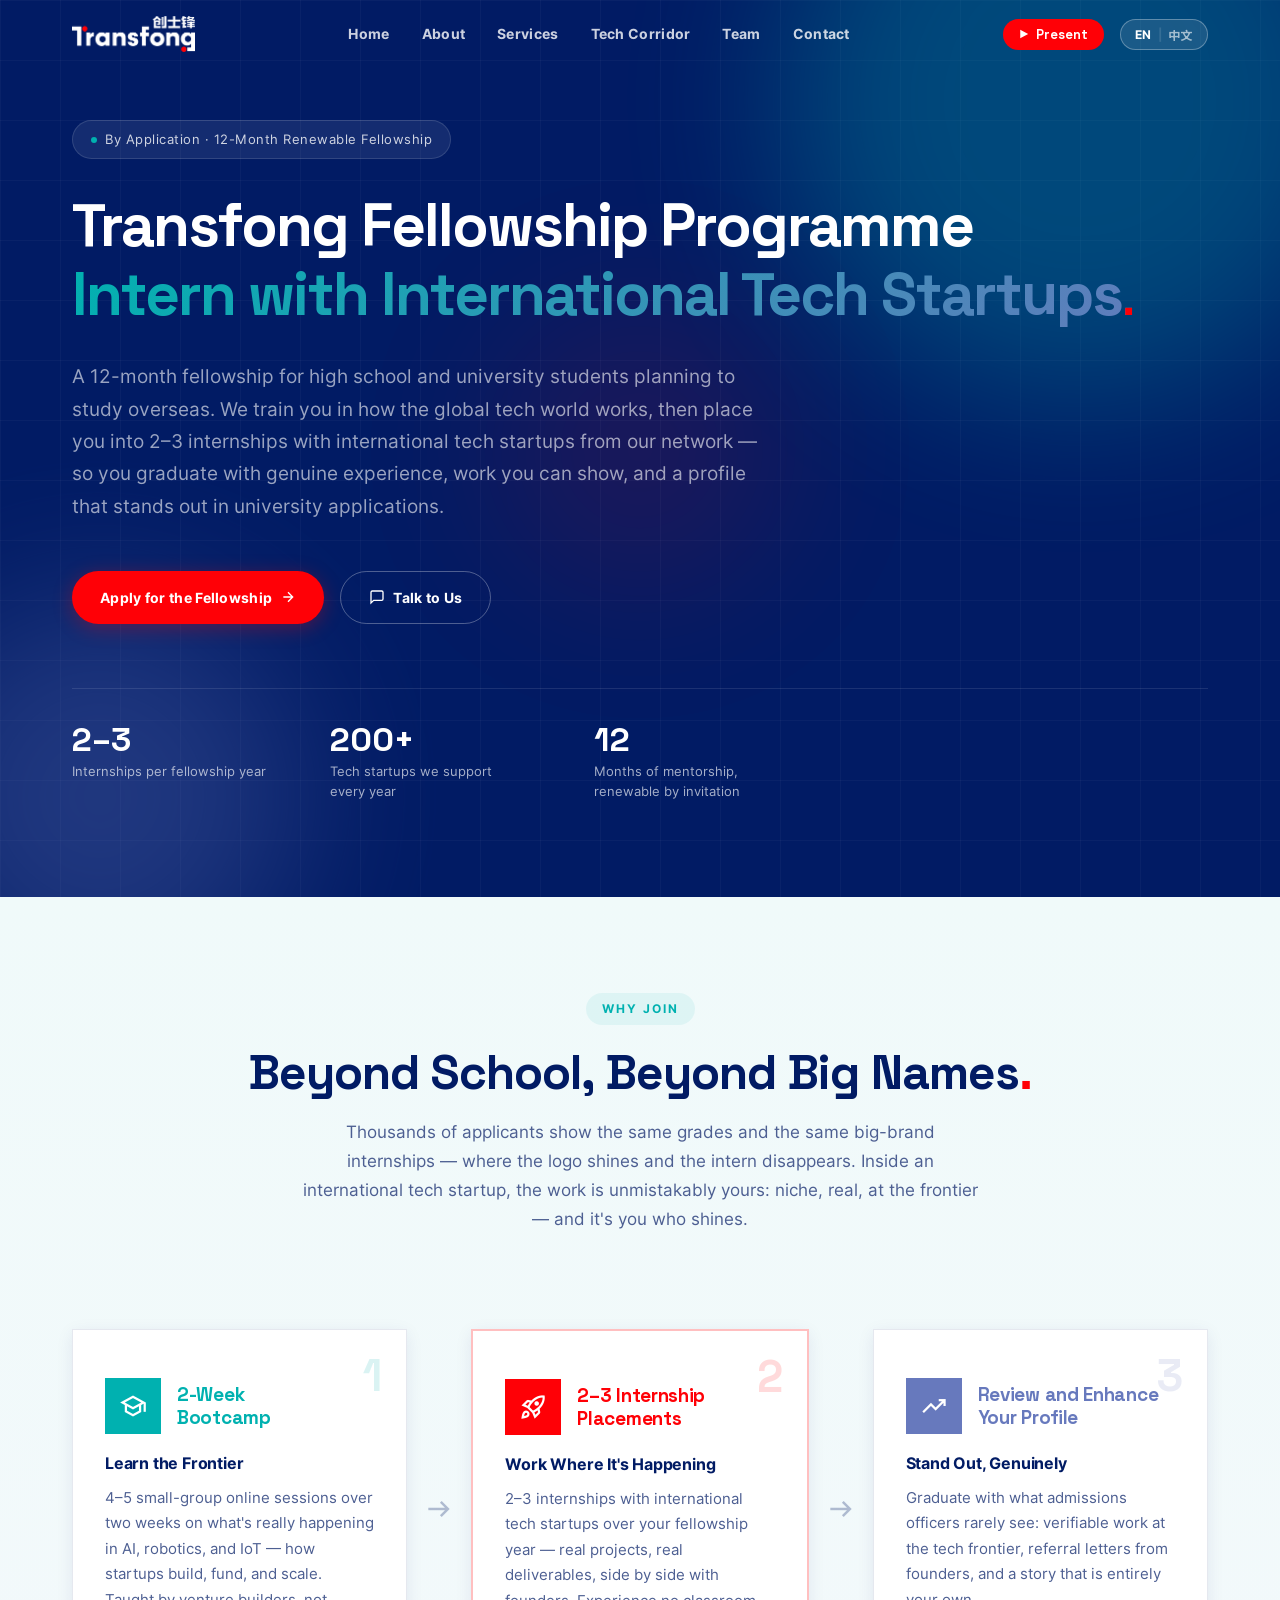
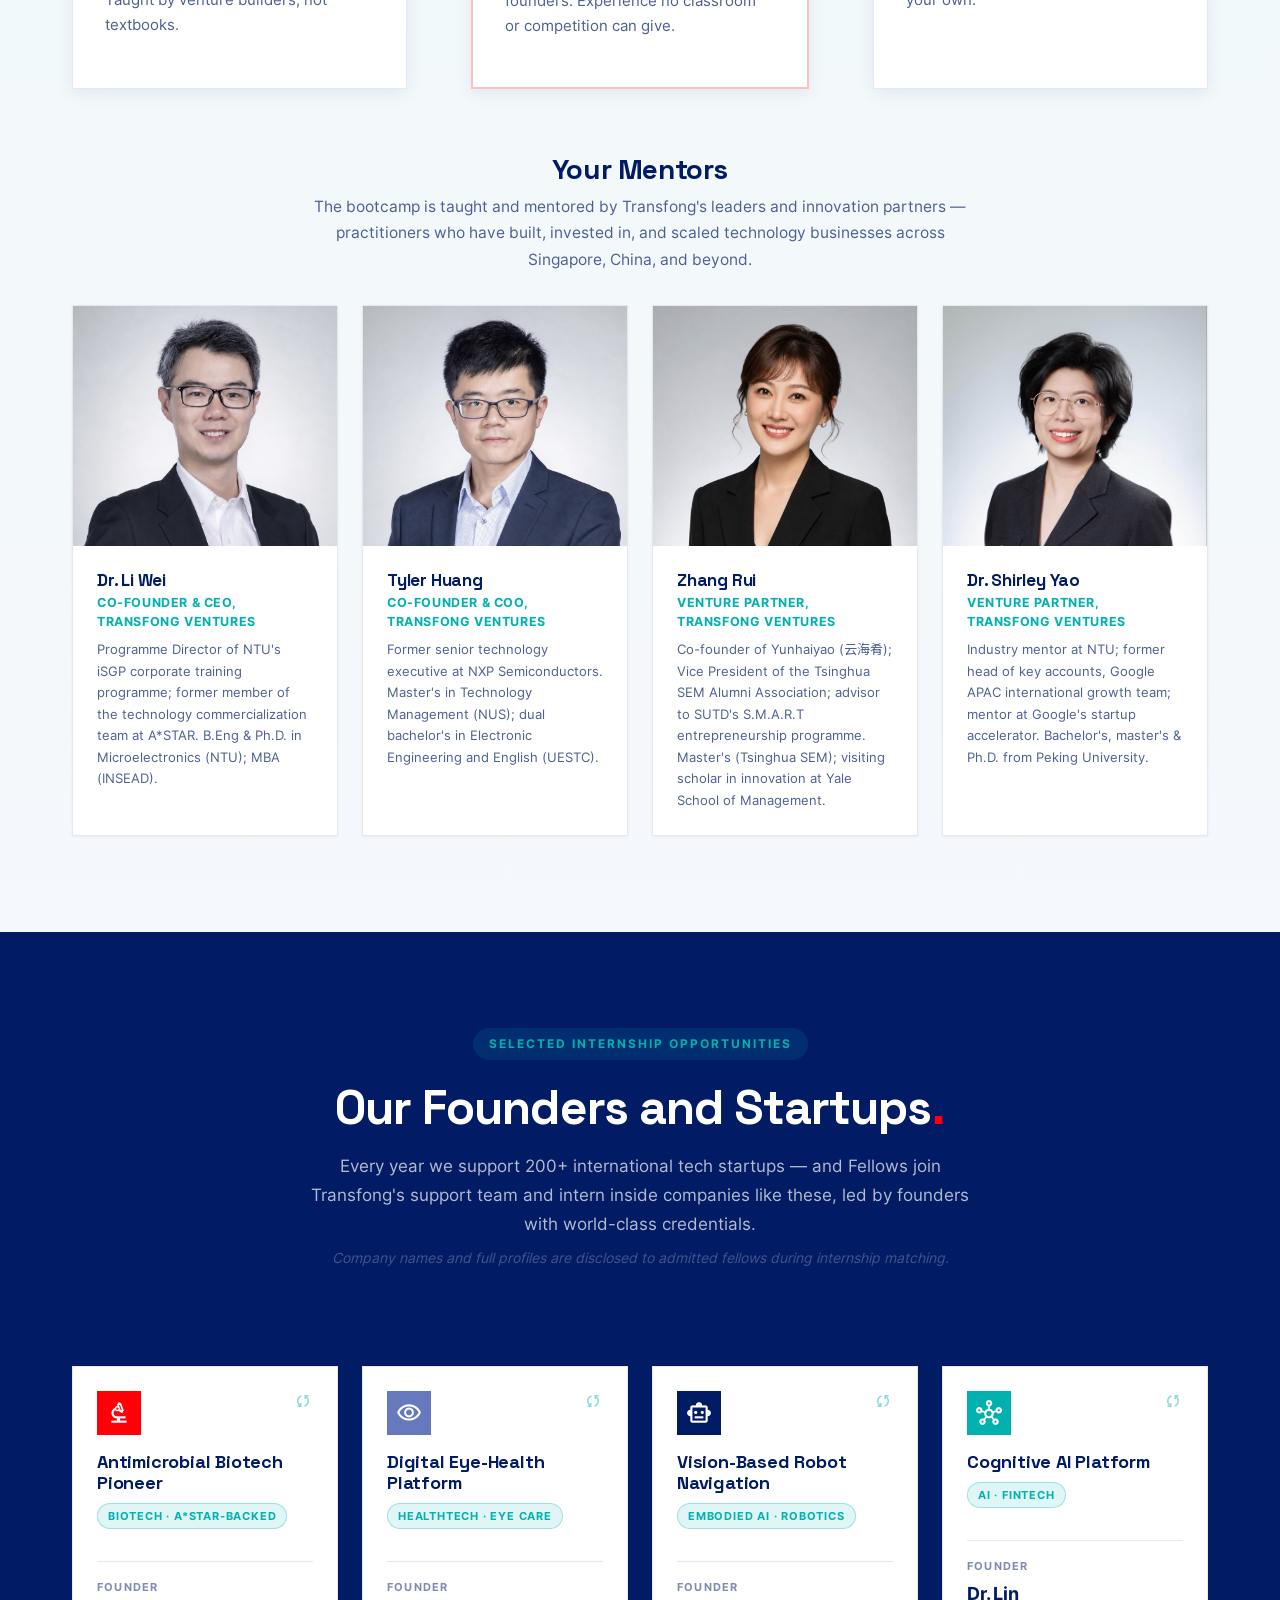
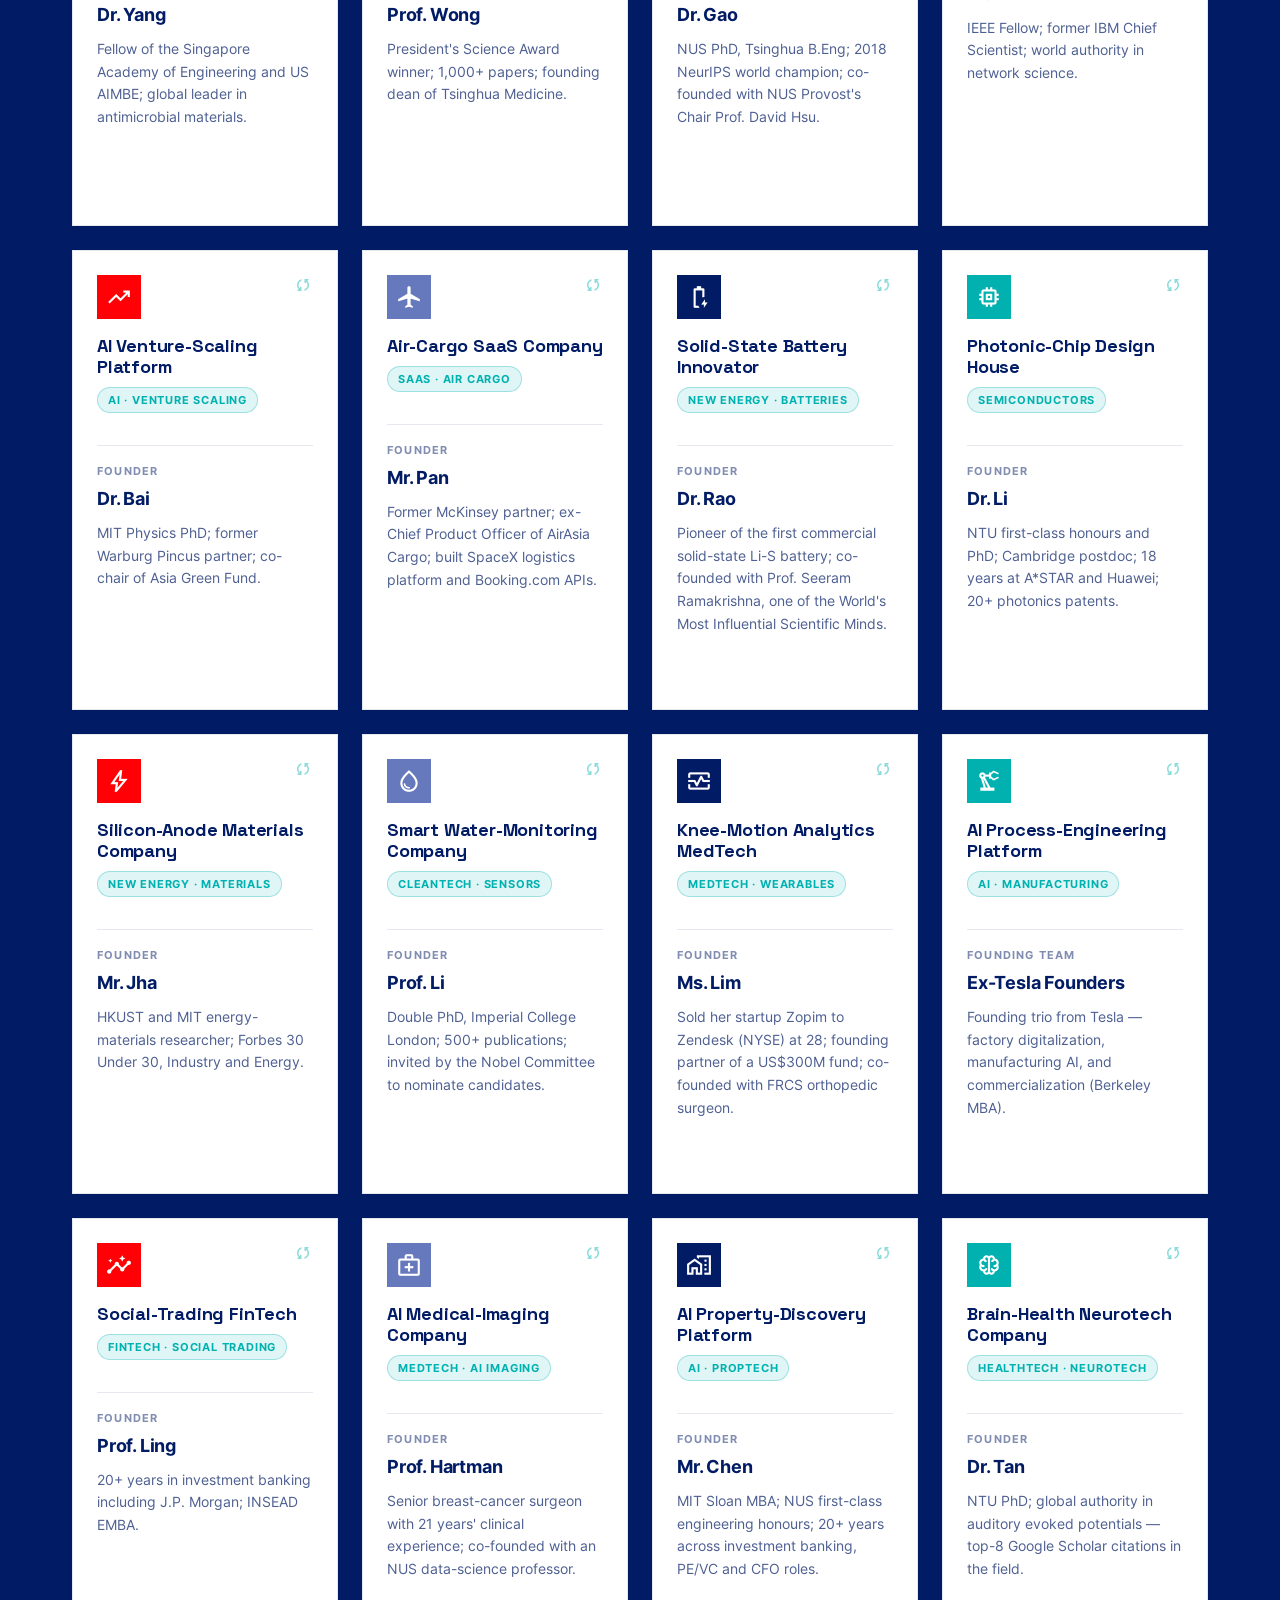
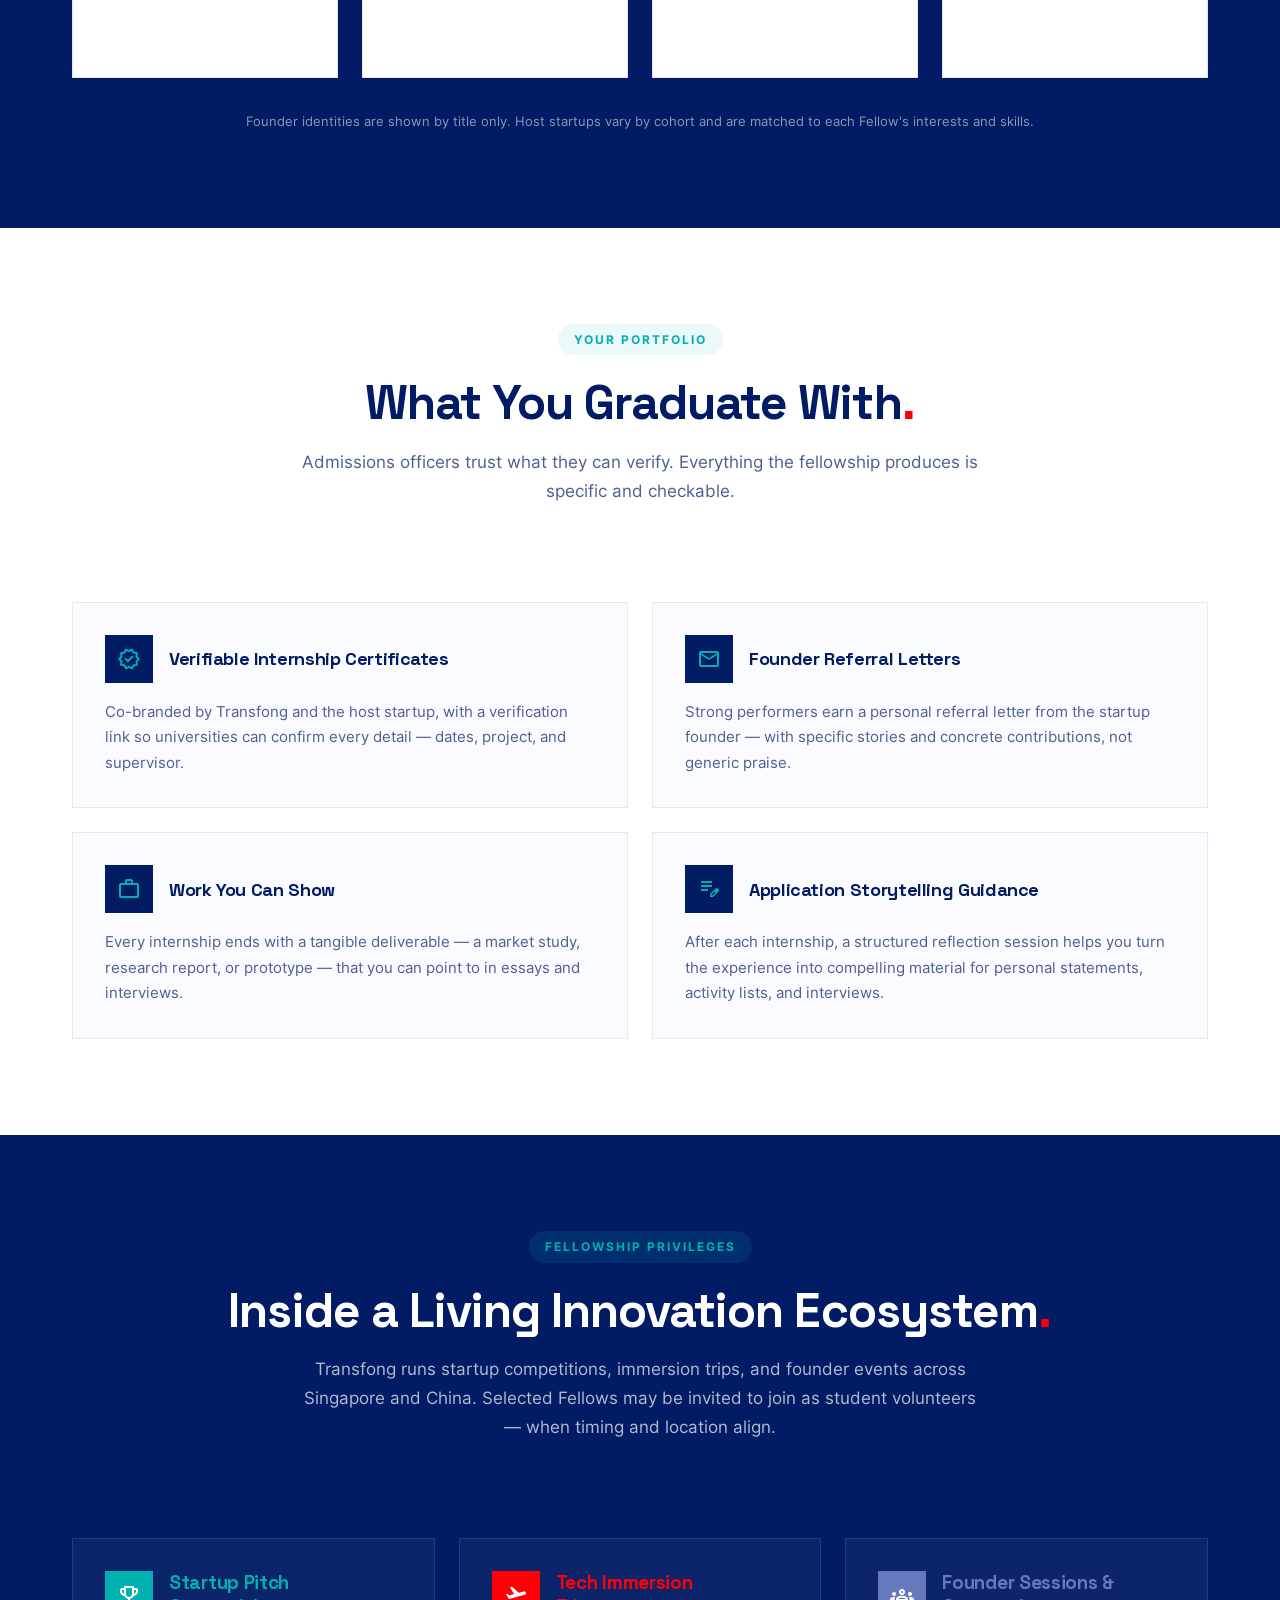
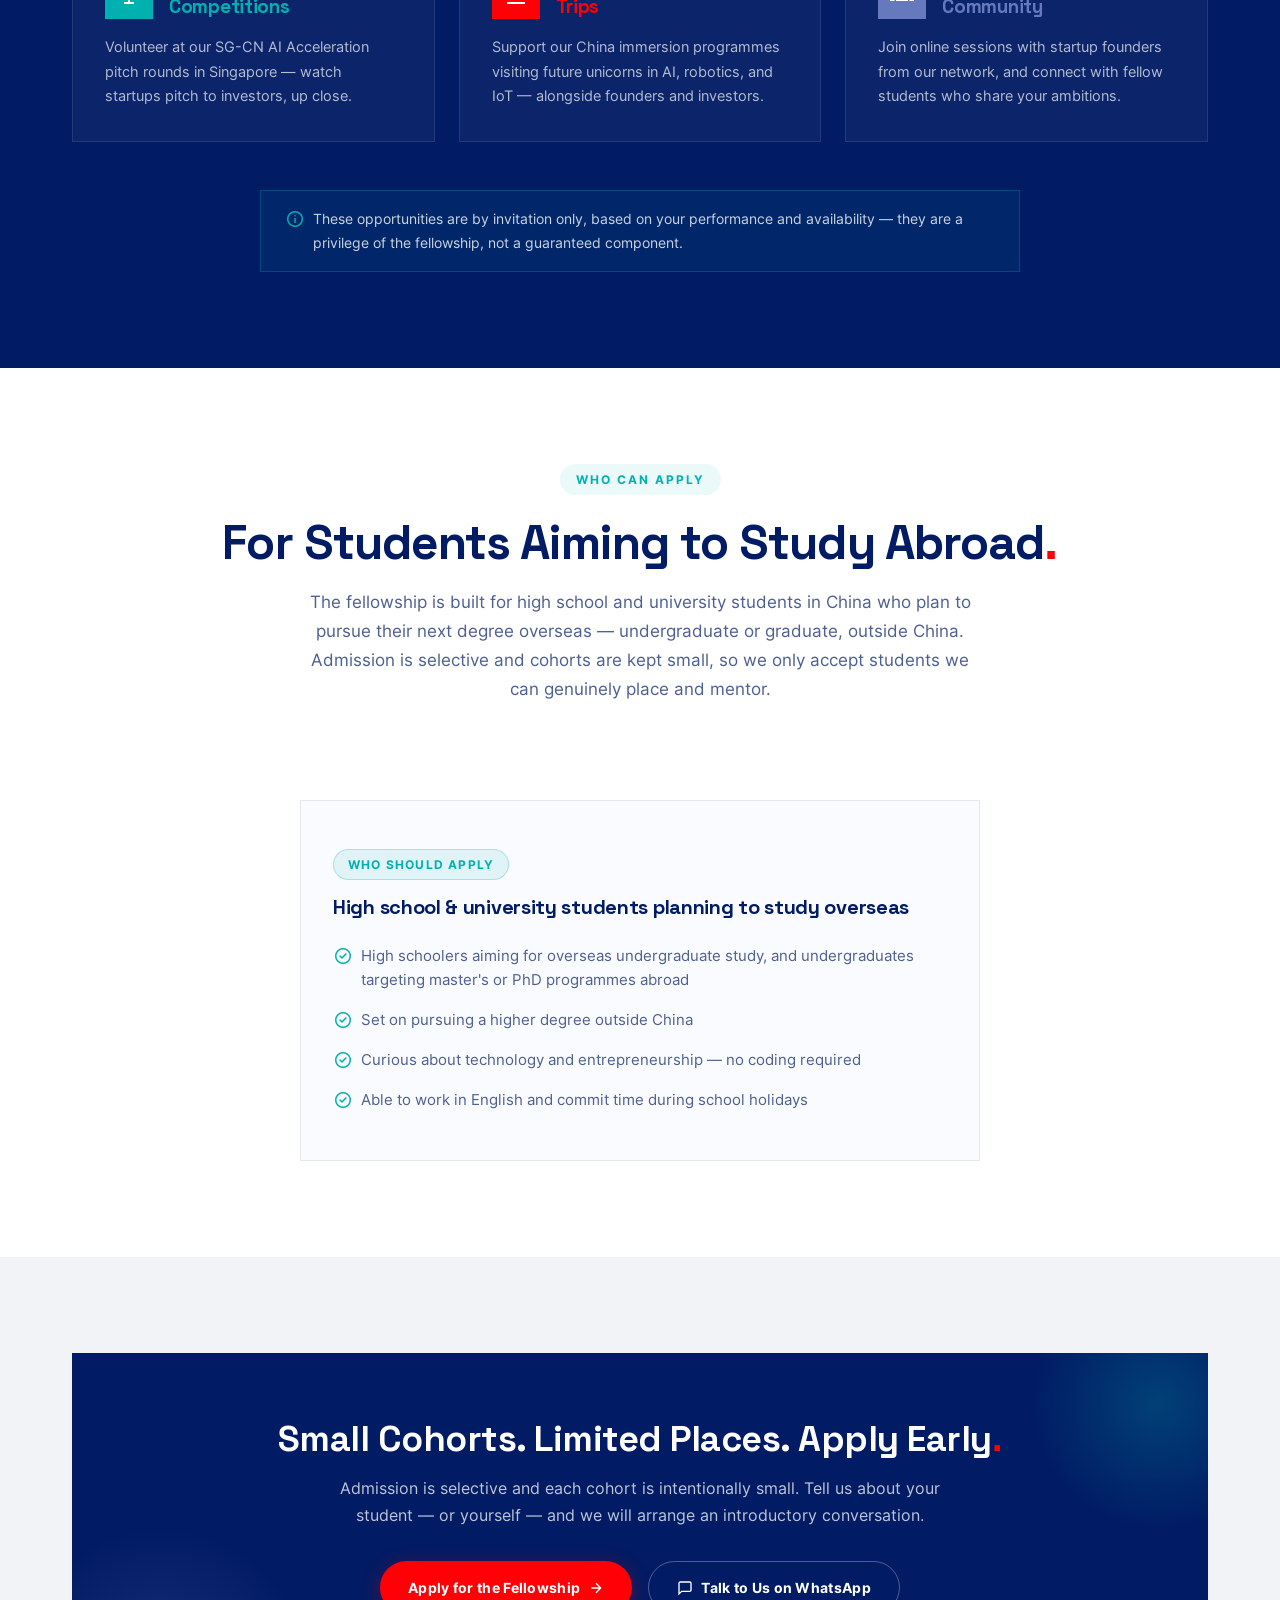
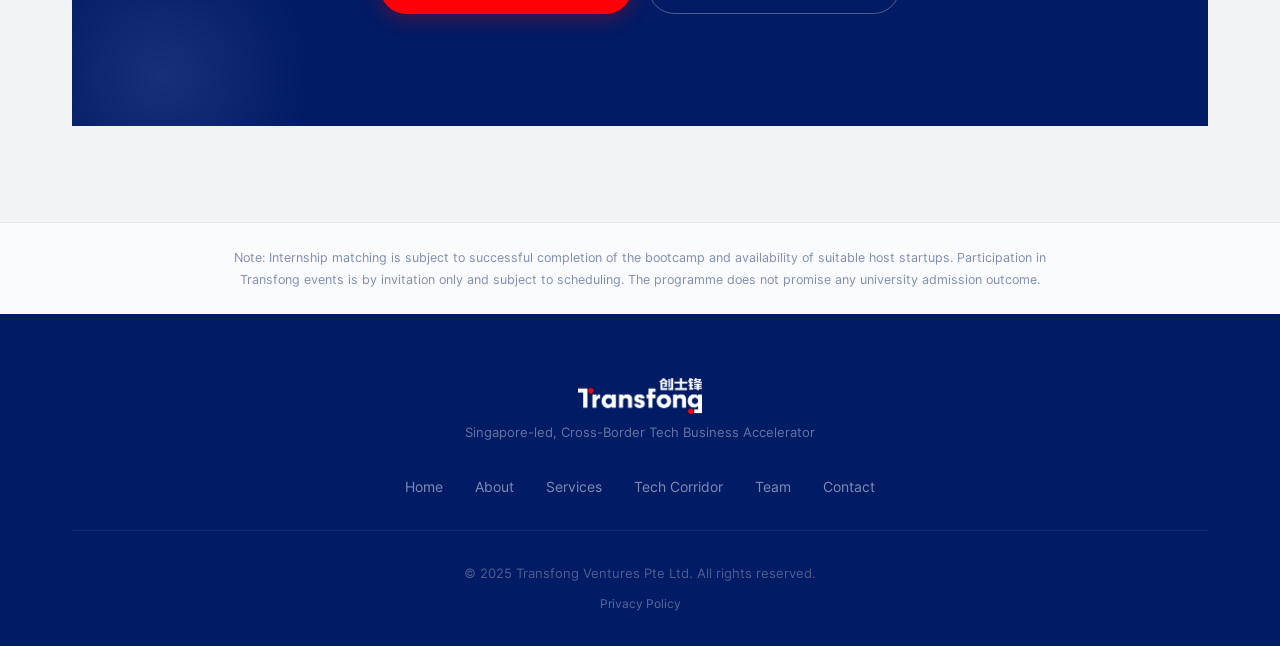
<file: fellowship.html>
<!DOCTYPE html>
<html lang="en" data-lang="en">
<head>
    <meta charset="UTF-8">
    <meta name="viewport" content="width=device-width, initial-scale=1.0">
    <title>Fellowship Programme — Transfong</title>
    <link rel="icon" type="image/png" href="favicon.png">
    <meta name="description" content="Transfong Fellowship Programme — a 12-month renewable fellowship for high school and university students: structured training, 2–3 internships with international tech startups, and a verifiable portfolio for overseas university applications.">
    <meta name="keywords" content="Transfong, Fellowship Programme, student internship, tech startup internship, overseas university application, background enhancement, Singapore, China, AI, high school internship, university internship">
    <link rel="preconnect" href="https://fonts.googleapis.com">
    <link rel="preconnect" href="https://fonts.gstatic.com" crossorigin>
    <link href="https://fonts.googleapis.com/css2?family=Material+Symbols+Outlined:opsz,wght,FILL,GRAD@24,400,0,0" rel="stylesheet">
    <link rel="preload" href="/fonts/SpaceGrotesk-Bold.woff2" as="font" type="font/woff2" crossorigin>
    <link rel="preload" href="/fonts/Inter-Regular.woff2" as="font" type="font/woff2" crossorigin>
    <link rel="stylesheet" href="styles.css">
    <link rel="stylesheet" href="deck.css">
    <link rel="stylesheet" href="fellows.css">
</head>
<body>

    <a href="#fellows-hero" class="skip-link">Skip to main content</a>

    <!-- ============ NAVIGATION ============ -->
    <nav class="navbar scrolled" id="navbar">
        <div class="nav-inner">
            <a href="index.html" class="nav-logo">
                <img src="pictures/Transfong Chinese Logo - On Blue.png" alt="Transfong" class="nav-logo-img nav-logo-dark" />
                <img src="pictures/Transfong Chinese Logo - On White.png" alt="Transfong" class="nav-logo-img nav-logo-light" />
            </a>
            <div class="nav-links" id="navLinks">
                <a href="index.html" class="nav-link" data-en="Home" data-zh="首页">Home</a>
                <a href="index.html#about" class="nav-link" data-en="About" data-zh="关于我们">About</a>
                <a href="index.html#services" class="nav-link" data-en="Services" data-zh="核心业务">Services</a>
                <a href="https://techcorridor.global/" class="nav-link" target="_blank" rel="noopener" data-en="Tech Corridor" data-zh="Tech Corridor">Tech Corridor</a>
                <a href="index.html#team" class="nav-link" data-en="Team" data-zh="团队">Team</a>
                <a href="index.html#contact" class="nav-link" data-en="Contact" data-zh="联系我们">Contact</a>
            </div>
            <div class="nav-actions">
                <button class="lang-toggle" id="langToggle" aria-label="Toggle Language">
                    <span class="lang-option active" data-lang="en">EN</span>
                    <span class="lang-divider">|</span>
                    <span class="lang-option" data-lang="zh">中文</span>
                </button>
                <button class="nav-burger" id="navBurger" aria-label="Toggle Menu">
                    <span></span>
                    <span></span>
                    <span></span>
                </button>
            </div>
        </div>
    </nav>

    <!-- ============ HERO ============ -->
    <section class="fellows-hero" id="fellows-hero">
        <div class="hero-bg">
            <div class="hero-grid-lines"></div>
            <div class="hero-orb hero-orb-1"></div>
            <div class="hero-orb hero-orb-2"></div>
            <div class="hero-orb hero-orb-3"></div>
        </div>
        <div class="hero-content">
            <div class="hero-badge" data-en="By Application · 12-Month Renewable Fellowship" data-zh="申请制 · 12个月可续期英才计划">
                <span class="hero-badge-dot"></span>
                By Application · 12-Month Renewable Fellowship
            </div>
            <h1 class="hero-title">
                <span class="hero-title-line" data-en="Transfong Fellowship Programme" data-zh="创士锋环球科创英才计划">Transfong Fellowship Programme</span>
                <span class="hero-title-line hero-title-accent" data-en="Intern with International Tech Startups" data-zh="走进国际科技创业公司实习">Intern with International Tech Startups<span class="title-red-dot">.</span></span>
            </h1>
            <p class="hero-subtitle" data-en="A 12-month fellowship for high school and university students planning to study overseas. We train you in how the global tech world works, then place you into 2–3 internships with international tech startups from our network — so you graduate with genuine experience, work you can show, and a profile that stands out in university applications." data-zh="面向计划出国深造的高中生和大学生的12个月英才计划。我们先带您系统了解全球科技创新生态的运作，随后安排您进入我们网络中的国际科技创业公司，完成2至3段实习——让您收获扎实的实践经历、可展示的成果，以及在海外高校申请中脱颖而出的个人档案。">
                A 12-month fellowship for high school and university students planning to study overseas. We train you in how the global tech world works, then place you into 2–3 internships with international tech startups from our network — so you graduate with genuine experience, work you can show, and a profile that stands out in university applications.
            </p>
            <div class="hero-ctas">
                <a href="mailto:contact@transfong.com?subject=Global%20Tech%20Fellows%20Application" class="btn btn-primary">
                    <span data-en="Apply for the Fellowship" data-zh="申请加入英才计划">Apply for the Fellowship</span>
                    <svg width="16" height="16" viewBox="0 0 24 24" fill="none" stroke="currentColor" stroke-width="2"><path d="M5 12h14M12 5l7 7-7 7"/></svg>
                </a>
                <a href="https://wa.me/6581927836" target="_blank" rel="noopener" class="btn btn-outline">
                    <svg width="16" height="16" viewBox="0 0 24 24" fill="none" stroke="currentColor" stroke-width="2"><path d="M21 15a2 2 0 0 1-2 2H7l-4 4V5a2 2 0 0 1 2-2h14a2 2 0 0 1 2 2z"/></svg>
                    <span data-en="Talk to Us" data-zh="联系我们">Talk to Us</span>
                </a>
            </div>

            <div class="fellows-hero-stats">
                <div class="fellows-hero-stat">
                    <div class="fellows-hero-stat-value">2–3</div>
                    <div class="fellows-hero-stat-label" data-en="Internships per fellowship year" data-zh="每个计划年度的实习机会">Internships per fellowship year</div>
                </div>
                <div class="fellows-hero-stat">
                    <div class="fellows-hero-stat-value">200+</div>
                    <div class="fellows-hero-stat-label" data-en="Tech startups we support every year" data-zh="每年支持的科技创业公司">Tech startups we support every year</div>
                </div>
                <div class="fellows-hero-stat">
                    <div class="fellows-hero-stat-value">12</div>
                    <div class="fellows-hero-stat-label" data-en="Months of mentorship, renewable by invitation" data-zh="个月的持续辅导，可获邀续期">Months of mentorship, renewable by invitation</div>
                </div>
            </div>
        </div>
    </section>

    <!-- ============ HOW IT WORKS — 3 STEPS ============ -->
    <section class="section fellows-steps-section" id="how-it-works">
        <div class="container">
            <div class="section-header">
                <span class="section-label" data-en="Why Join" data-zh="为何加入">Why Join</span>
                <h2 class="section-title" data-en="Beyond School, Beyond Big Names" data-zh="超越校园，超越大厂光环">Beyond School, Beyond Big Names<span class="title-red-dot">.</span></h2>
                <p class="fellows-section-subtitle" data-en="Thousands of applicants show the same grades and the same big-brand internships — where the logo shines and the intern disappears. Inside an international tech startup, the work is unmistakably yours: niche, real, at the frontier — and it's you who shines." data-zh="成千上万的申请者，拿着同样的成绩单、同样的大厂实习——招牌很耀眼，实习生却隐身其后。而在国际科技创业公司，每一份成果都清清楚楚属于你：小而独特、真实、站在前沿——闪光的，是你自己。">Thousands of applicants show the same grades and the same big-brand internships — where the logo shines and the intern disappears. Inside an international tech startup, the work is unmistakably yours: niche, real, at the frontier — and it's you who shines.</p>
            </div>

            <div class="fellows-steps-grid">
                <div class="fellows-step-card">
                    <div class="fellows-step-number fellows-step-number--teal">1</div>
                    <div class="fellows-step-head">
                        <div class="fellows-step-icon fellows-step-icon--teal">
                            <span class="material-symbols-outlined">school</span>
                        </div>
                        <h3 class="fellows-step-title fellows-step-title--teal"><span data-en="2-Week" data-zh="两周">2-Week</span><span data-en="Bootcamp" data-zh="训练营">Bootcamp</span></h3>
                    </div>
                    <div class="fellows-step-sub" data-en="Learn the Frontier" data-zh="掌握前沿">Learn the Frontier</div>
                    <p data-en="4–5 small-group online sessions over two weeks on what's really happening in AI, robotics, and IoT — how startups build, fund, and scale. Taught by venture builders, not textbooks." data-zh="两周内4–5次小班在线课程，直击AI、机器人、物联网的真实前沿——创业公司如何构建产品、获得融资、实现增长。授课的是一线创业实战者，而非教科书。">4–5 small-group online sessions over two weeks on what's really happening in AI, robotics, and IoT — how startups build, fund, and scale. Taught by venture builders, not textbooks.</p>
                </div>
                <div class="fellows-step-arrow" aria-hidden="true"><span class="material-symbols-outlined">arrow_right_alt</span></div>
                <div class="fellows-step-card fellows-step-card--featured">
                    <div class="fellows-step-number fellows-step-number--red">2</div>
                    <div class="fellows-step-head">
                        <div class="fellows-step-icon fellows-step-icon--red">
                            <span class="material-symbols-outlined">rocket_launch</span>
                        </div>
                        <h3 class="fellows-step-title fellows-step-title--red"><span data-en="2–3 Internship" data-zh="2–3段">2–3 Internship</span><span data-en="Placements" data-zh="实习安排">Placements</span></h3>
                    </div>
                    <div class="fellows-step-sub" data-en="Work Where It's Happening" data-zh="深入一线">Work Where It's Happening</div>
                    <p data-en="2–3 internships with international tech startups over your fellowship year — real projects, real deliverables, side by side with founders. Experience no classroom or competition can give." data-zh="在计划年度内，进入国际科技创业公司完成2–3段实习——真实项目、真实成果、与创始人并肩工作。任何课堂和竞赛都无法给予的经历。">2–3 internships with international tech startups over your fellowship year — real projects, real deliverables, side by side with founders. Experience no classroom or competition can give.</p>
                </div>
                <div class="fellows-step-arrow" aria-hidden="true"><span class="material-symbols-outlined">arrow_right_alt</span></div>
                <div class="fellows-step-card">
                    <div class="fellows-step-number fellows-step-number--purple">3</div>
                    <div class="fellows-step-head">
                        <div class="fellows-step-icon fellows-step-icon--purple">
                            <span class="material-symbols-outlined">trending_up</span>
                        </div>
                        <h3 class="fellows-step-title fellows-step-title--purple"><span data-en="Review and Enhance" data-zh="总结并提升">Review and Enhance</span><span data-en="Your Profile" data-zh="背景">Your Profile</span></h3>
                    </div>
                    <div class="fellows-step-sub" data-en="Stand Out, Genuinely" data-zh="脱颖而出">Stand Out, Genuinely</div>
                    <p data-en="Graduate with what admissions officers rarely see: verifiable work at the tech frontier, referral letters from founders, and a story that is entirely your own." data-zh="带走招生官难得一见的东西：可验证的科技前沿实战成果、创始人亲笔推荐信，以及一个完全属于你自己的故事。">Graduate with what admissions officers rarely see: verifiable work at the tech frontier, referral letters from founders, and a story that is entirely your own.</p>
                </div>
            </div>

            <!-- Training mentors -->
            <div class="fellows-mentors-header">
                <h3 data-en="Your Mentors" data-zh="您的导师">Your Mentors</h3>
                <p data-en="The bootcamp is taught and mentored by Transfong's leaders and innovation partners — practitioners who have built, invested in, and scaled technology businesses across Singapore, China, and beyond." data-zh="训练营由创士锋的创始团队与科创合伙人亲自授课与辅导——他们都是在新加坡、中国及全球市场亲手创办、投资和推动科技企业成长的实战派。">The bootcamp is taught and mentored by Transfong's leaders and innovation partners — practitioners who have built, invested in, and scaled technology businesses across Singapore, China, and beyond.</p>
            </div>

            <div class="fellows-mentors-grid">
                <div class="fellows-mentor-card">
                    <div class="fellows-mentor-photo"><img src="pictures/mentors/li-wei.jpeg?v=2" alt="Dr. Li Wei" loading="lazy"></div>
                    <div class="fellows-mentor-body">
                        <h4 data-en="Dr. Li Wei" data-zh="李葳 博士">Dr. Li Wei</h4>
                        <div class="fellows-mentor-role" data-en="Co-founder & CEO, Transfong Ventures" data-zh="新加坡创士锋 联合创始人 & CEO">Co-founder & CEO, Transfong Ventures</div>
                        <p data-en="Programme Director of NTU's iSGP corporate training programme; former member of the technology commercialization team at A*STAR. B.Eng & Ph.D. in Microelectronics (NTU); MBA (INSEAD)." data-zh="新加坡南洋理工大学iSGP企业培训项目主任，原新加坡科技研究局（A*STAR）技术商业化团队成员。南洋理工大学微电子学士/博士，INSEAD工商管理硕士。">Programme Director of NTU's iSGP corporate training programme; former member of the technology commercialization team at A*STAR. B.Eng & Ph.D. in Microelectronics (NTU); MBA (INSEAD).</p>
                    </div>
                </div>
                <div class="fellows-mentor-card">
                    <div class="fellows-mentor-photo"><img src="pictures/mentors/tyler-huang.jpeg?v=2" alt="Tyler Huang" loading="lazy"></div>
                    <div class="fellows-mentor-body">
                        <h4 data-en="Tyler Huang" data-zh="黄天路">Tyler Huang</h4>
                        <div class="fellows-mentor-role" data-en="Co-founder & COO, Transfong Ventures" data-zh="新加坡创士锋 联合创始人 & COO">Co-founder & COO, Transfong Ventures</div>
                        <p data-en="Former senior technology executive at NXP Semiconductors. Master's in Technology Management (NUS); dual bachelor's in Electronic Engineering and English (UESTC)." data-zh="前荷兰恩智浦半导体技术高管。新加坡国立大学技术管理硕士，成都电子科技大学电子/英文双学士。">Former senior technology executive at NXP Semiconductors. Master's in Technology Management (NUS); dual bachelor's in Electronic Engineering and English (UESTC).</p>
                    </div>
                </div>
                <div class="fellows-mentor-card">
                    <div class="fellows-mentor-photo"><img src="pictures/mentors/zhang-rui.jpeg" alt="Zhang Rui" loading="lazy"></div>
                    <div class="fellows-mentor-body">
                        <h4 data-en="Zhang Rui" data-zh="张睿">Zhang Rui</h4>
                        <div class="fellows-mentor-role" data-en="Venture Partner, Transfong Ventures" data-zh="新加坡创士锋 科创合伙人">Venture Partner, Transfong Ventures</div>
                        <p data-en="Co-founder of Yunhaiyao (云海肴); Vice President of the Tsinghua SEM Alumni Association; advisor to SUTD's S.M.A.R.T entrepreneurship programme. Master's (Tsinghua SEM); visiting scholar in innovation at Yale School of Management." data-zh="北京心正意诚餐饮（云海肴）联合创始人，清华大学经济管理学院校友会副会长，新加坡科技设计大学S.M.A.R.T企业家项目顾问委员。清华经管学院硕士，耶鲁大学管理学院创新访问学者。">Co-founder of Yunhaiyao (云海肴); Vice President of the Tsinghua SEM Alumni Association; advisor to SUTD's S.M.A.R.T entrepreneurship programme. Master's (Tsinghua SEM); visiting scholar in innovation at Yale School of Management.</p>
                    </div>
                </div>
                <div class="fellows-mentor-card">
                    <div class="fellows-mentor-photo"><img src="pictures/mentors/shirley-yao.jpeg" alt="Dr. Shirley Yao" loading="lazy"></div>
                    <div class="fellows-mentor-body">
                        <h4 data-en="Dr. Shirley Yao" data-zh="姚雪 博士">Dr. Shirley Yao</h4>
                        <div class="fellows-mentor-role" data-en="Venture Partner, Transfong Ventures" data-zh="新加坡创士锋 科创合伙人">Venture Partner, Transfong Ventures</div>
                        <p data-en="Industry mentor at NTU; former head of key accounts, Google APAC international growth team; mentor at Google's startup accelerator. Bachelor's, master's & Ph.D. from Peking University." data-zh="新加坡南洋理工大学产业导师，前谷歌亚太区国际增长团队大客户部负责人，谷歌出海创业加速器导师。北京大学新闻与传播学院学士、硕士、博士。">Industry mentor at NTU; former head of key accounts, Google APAC international growth team; mentor at Google's startup accelerator. Bachelor's, master's & Ph.D. from Peking University.</p>
                    </div>
                </div>
            </div>
        </div>
    </section>

    <!-- ============ FOUNDER & STARTUP PORTFOLIO ============ -->
    <section class="section fellows-why-section" id="portfolio">
        <div class="container">
            <div class="section-header">
                <span class="section-label" data-en="Selected Internship Opportunities" data-zh="精选实习机会">Selected Internship Opportunities</span>
                <h2 class="section-title" data-en="Our Founders and Startups" data-zh="我们的创始人与创业公司">Our Founders and Startups<span class="title-red-dot">.</span></h2>
                <p class="fellows-section-subtitle" data-en="Every year we support 200+ international tech startups — and Fellows join Transfong's support team and intern inside companies like these, led by founders with world-class credentials." data-zh="我们每年支持200多家国际科技创业公司——学员将加入创士锋的支持团队，深入这样的企业实习，与拥有世界级履历的创始人共事。">Every year we support 200+ international tech startups — and Fellows join Transfong's support team and intern inside companies like these, led by founders with world-class credentials.</p>
                <p class="fellows-portfolio-note" data-en="Company names and full profiles are disclosed to admitted fellows during internship matching." data-zh="入选学员将在实习匹配阶段获得完整的公司名称与详细信息。">Company names and full profiles are disclosed to admitted fellows during internship matching.</p>
            </div>

            <div class="fellows-portfolio-grid">
                <div class="fellows-flip-card" tabindex="0" role="button" aria-pressed="false" aria-label="Flip card to view startup details">
                    <div class="fellows-flip-inner">
                        <div class="fellows-flip-front">
                            <div class="fellows-flip-top">
                                <div class="fellows-flip-icon fellows-flip-icon--red"><span class="material-symbols-outlined">biotech</span></div>
                                <span class="fellows-flip-corner material-symbols-outlined" aria-hidden="true">sync</span>
                            </div>
                            <h4 data-en="Antimicrobial Biotech Pioneer" data-zh="抗菌生物科技公司">Antimicrobial Biotech Pioneer</h4>
                            <div class="fellows-flip-tagrow"><span class="fellows-flip-tag" data-en="Biotech · A*STAR-backed" data-zh="生物科技 · A*STAR支持">Biotech · A*STAR-backed</span></div>
                            <div class="fellows-flip-founderline">
                                <div class="fellows-flip-overline" data-en="Founder" data-zh="创始人">Founder</div>
                                <div class="fellows-flip-founder-name" data-en="Dr. Yang" data-zh="杨博士">Dr. Yang</div>
                                <p data-en="Fellow of the Singapore Academy of Engineering and US AIMBE; global leader in antimicrobial materials." data-zh="新加坡工程院院士、美国医学与生物工程院院士，抗菌材料领域全球领军人物。">Fellow of the Singapore Academy of Engineering and US AIMBE; global leader in antimicrobial materials.</p>
                            </div>
                        </div>
                        <div class="fellows-flip-back">
                            <h4 data-en="Antimicrobial Biotech Pioneer" data-zh="抗菌生物科技公司">Antimicrobial Biotech Pioneer</h4>
                            <div class="fellows-flip-tag" data-en="Biotech · A*STAR-backed" data-zh="生物科技 · A*STAR支持">Biotech · A*STAR-backed</div>
                            <div class="fellows-flip-vision">
                                <span class="fellows-flip-vision-label" data-en="Vision" data-zh="愿景">Vision</span>
                                <p data-en="A world that outpaces antibiotic resistance." data-zh="让人类跑赢抗生素耐药性。">A world that outpaces antibiotic resistance.</p>
                            </div>
                            <p data-en="The company develops antibacterial, antiviral and anti-infection technologies to tackle the global antimicrobial-resistance (AMR) crisis. Its Polyionene and peptide platforms power antimicrobial skincare, medical disinfection and agricultural applications. Backed by A*STAR, the National Skin Centre and Temasek Foundation." data-zh="公司2020年成立于新加坡，专注创新抗菌、抗病毒与抗感染技术，应对全球抗生素耐药性（AMR）危机。其大分子抗菌（Polyionene）与多肽抗菌技术平台，广泛应用于抗菌护肤、医疗与公共卫生消毒及农业领域。公司获新加坡科研局（A*STAR）、国家皮肤中心科研支持，以及淡马锡基金会等多项基金支持。">The company develops antibacterial, antiviral and anti-infection technologies to tackle the global antimicrobial-resistance (AMR) crisis. Its Polyionene and peptide platforms power antimicrobial skincare, medical disinfection and agricultural applications. Backed by A*STAR, the National Skin Centre and Temasek Foundation.</p>
                        </div>
                    </div>
                </div>
                <div class="fellows-flip-card" tabindex="0" role="button" aria-pressed="false" aria-label="Flip card to view startup details">
                    <div class="fellows-flip-inner">
                        <div class="fellows-flip-front">
                            <div class="fellows-flip-top">
                                <div class="fellows-flip-icon fellows-flip-icon--purple"><span class="material-symbols-outlined">visibility</span></div>
                                <span class="fellows-flip-corner material-symbols-outlined" aria-hidden="true">sync</span>
                            </div>
                            <h4 data-en="Digital Eye-Health Platform" data-zh="少儿视力健康数字平台">Digital Eye-Health Platform</h4>
                            <div class="fellows-flip-tagrow"><span class="fellows-flip-tag" data-en="HealthTech · Eye Care" data-zh="健康科技 · 视力健康">HealthTech · Eye Care</span></div>
                            <div class="fellows-flip-founderline">
                                <div class="fellows-flip-overline" data-en="Founder" data-zh="创始人">Founder</div>
                                <div class="fellows-flip-founder-name" data-en="Prof. Wong" data-zh="Prof. Wong">Prof. Wong</div>
                                <p data-en="President's Science Award winner; 1,000+ papers; founding dean of Tsinghua Medicine." data-zh="新加坡总统科学奖得主，发表论文1000余篇，清华大学医学院创始院长。">President's Science Award winner; 1,000+ papers; founding dean of Tsinghua Medicine.</p>
                            </div>
                        </div>
                        <div class="fellows-flip-back">
                            <h4 data-en="Digital Eye-Health Platform" data-zh="少儿视力健康数字平台">Digital Eye-Health Platform</h4>
                            <div class="fellows-flip-tag" data-en="HealthTech · Eye Care" data-zh="健康科技 · 视力健康">HealthTech · Eye Care</div>
                            <div class="fellows-flip-vision">
                                <span class="fellows-flip-vision-label" data-en="Vision" data-zh="愿景">Vision</span>
                                <p data-en="A generation growing up free from preventable myopia." data-zh="让下一代远离可预防的近视。">A generation growing up free from preventable myopia.</p>
                            </div>
                            <p data-en="Spun out of the Singapore National Eye Centre, the company builds digital solutions for childhood myopia prevention. Its app combines vision science, behavioural insights and AI to help parents manage children's eye health — already serving 120,000+ children as the government's official myopia-prevention partner." data-zh="公司于2017年从新加坡国家眼科中心孵化，专注少儿近视防控的数字化解决方案。旗舰应用融合视力健康科学、行为洞察与AI技术，帮助家长科学管理孩子的用眼行为与视力健康。平台已服务12万余名儿童，是新加坡政府青少年近视防控官方合作伙伴，并致力于成为中国家庭的领先视力健康平台。">Spun out of the Singapore National Eye Centre, the company builds digital solutions for childhood myopia prevention. Its app combines vision science, behavioural insights and AI to help parents manage children's eye health — already serving 120,000+ children as the government's official myopia-prevention partner.</p>
                        </div>
                    </div>
                </div>
                <div class="fellows-flip-card" tabindex="0" role="button" aria-pressed="false" aria-label="Flip card to view startup details">
                    <div class="fellows-flip-inner">
                        <div class="fellows-flip-front">
                            <div class="fellows-flip-top">
                                <div class="fellows-flip-icon fellows-flip-icon--navy"><span class="material-symbols-outlined">smart_toy</span></div>
                                <span class="fellows-flip-corner material-symbols-outlined" aria-hidden="true">sync</span>
                            </div>
                            <h4 data-en="Vision-Based Robot Navigation" data-zh="纯视觉机器人导航公司">Vision-Based Robot Navigation</h4>
                            <div class="fellows-flip-tagrow"><span class="fellows-flip-tag" data-en="Embodied AI · Robotics" data-zh="具身智能 · 机器人">Embodied AI · Robotics</span></div>
                            <div class="fellows-flip-founderline">
                                <div class="fellows-flip-overline" data-en="Founder" data-zh="创始人">Founder</div>
                                <div class="fellows-flip-founder-name" data-en="Dr. Gao" data-zh="Dr. Gao">Dr. Gao</div>
                                <p data-en="NUS PhD, Tsinghua B.Eng; 2018 NeurIPS world champion; co-founded with NUS Provost's Chair Prof. David Hsu." data-zh="新加坡国立大学博士、清华大学学士，2018年NeurIPS世界冠军；与新国大讲座教授David Hsu联合创立。">NUS PhD, Tsinghua B.Eng; 2018 NeurIPS world champion; co-founded with NUS Provost's Chair Prof. David Hsu.</p>
                            </div>
                        </div>
                        <div class="fellows-flip-back">
                            <h4 data-en="Vision-Based Robot Navigation" data-zh="纯视觉机器人导航公司">Vision-Based Robot Navigation</h4>
                            <div class="fellows-flip-tag" data-en="Embodied AI · Robotics" data-zh="具身智能 · 机器人">Embodied AI · Robotics</div>
                            <div class="fellows-flip-vision">
                                <span class="fellows-flip-vision-label" data-en="Vision" data-zh="愿景">Vision</span>
                                <p data-en="Human-like vision for every robot." data-zh="让每台机器人拥有类人视觉。">Human-like vision for every robot.</p>
                            </div>
                            <p data-en="The company industrializes embodied-intelligence navigation born from NUS robotics research. Its plug-and-play sensor suite gives wheeled robots, quadrupeds and autonomous vehicles human-like pure-vision navigation — no lidar, no HD maps. Deployed in firefighting, inspection, security and L2–L4 driving at 70% lower cost." data-zh="公司致力于将源自新国大机器人研究的具身智能导航技术产业化。核心产品是即插即用的一体化传感器套件，让轮式机器人、多足机器人与无人车拥有类人的纯视觉导航能力——无需激光雷达与高精地图。产品已应用于智能消防、巡检、安防及L2–L4自动驾驶，较激光雷达方案成本降低70%以上。">The company industrializes embodied-intelligence navigation born from NUS robotics research. Its plug-and-play sensor suite gives wheeled robots, quadrupeds and autonomous vehicles human-like pure-vision navigation — no lidar, no HD maps. Deployed in firefighting, inspection, security and L2–L4 driving at 70% lower cost.</p>
                        </div>
                    </div>
                </div>
                <div class="fellows-flip-card" tabindex="0" role="button" aria-pressed="false" aria-label="Flip card to view startup details">
                    <div class="fellows-flip-inner">
                        <div class="fellows-flip-front">
                            <div class="fellows-flip-top">
                                <div class="fellows-flip-icon fellows-flip-icon--teal"><span class="material-symbols-outlined">hub</span></div>
                                <span class="fellows-flip-corner material-symbols-outlined" aria-hidden="true">sync</span>
                            </div>
                            <h4 data-en="Cognitive AI Platform" data-zh="认知智能AI平台">Cognitive AI Platform</h4>
                            <div class="fellows-flip-tagrow"><span class="fellows-flip-tag" data-en="AI · FinTech" data-zh="人工智能 · 金融科技">AI · FinTech</span></div>
                            <div class="fellows-flip-founderline">
                                <div class="fellows-flip-overline" data-en="Founder" data-zh="创始人">Founder</div>
                                <div class="fellows-flip-founder-name" data-en="Dr. Lin" data-zh="林博士">Dr. Lin</div>
                                <p data-en="IEEE Fellow; former IBM Chief Scientist; world authority in network science." data-zh="IEEE会士，前IBM首席科学家，网络科学领域世界级权威。">IEEE Fellow; former IBM Chief Scientist; world authority in network science.</p>
                            </div>
                        </div>
                        <div class="fellows-flip-back">
                            <h4 data-en="Cognitive AI Platform" data-zh="认知智能AI平台">Cognitive AI Platform</h4>
                            <div class="fellows-flip-tag" data-en="AI · FinTech" data-zh="人工智能 · 金融科技">AI · FinTech</div>
                            <div class="fellows-flip-vision">
                                <span class="fellows-flip-vision-label" data-en="Vision" data-zh="愿景">Vision</span>
                                <p data-en="AI that banks and regulators can trust." data-zh="让银行与监管都信任的AI。">AI that banks and regulators can trust.</p>
                            </div>
                            <p data-en="The company is the Asian hub of a US-based AI pioneer, bringing its full-brain AI platform to the region. Unlike statistical LLMs, it reasons logically and explains every conclusion — meeting regulators' demands for explainable AI. It powers real-time financial-crime detection at leading global banks, analysing billions of nodes in seconds." data-zh="公司是一家美国AI企业在亚洲的战略研发与交付中心，推广其全脑AI平台。与概率统计式大模型不同，该平台具备逻辑推理能力，每个结论都可解释——契合金融监管对AI可解释性的要求。平台为全球顶级银行提供实时反洗钱与反欺诈风控，可在秒级分析百亿级节点关系网络，并延伸应用于新药筛选与工业预测性维护。">The company is the Asian hub of a US-based AI pioneer, bringing its full-brain AI platform to the region. Unlike statistical LLMs, it reasons logically and explains every conclusion — meeting regulators' demands for explainable AI. It powers real-time financial-crime detection at leading global banks, analysing billions of nodes in seconds.</p>
                        </div>
                    </div>
                </div>
                <div class="fellows-flip-card" tabindex="0" role="button" aria-pressed="false" aria-label="Flip card to view startup details">
                    <div class="fellows-flip-inner">
                        <div class="fellows-flip-front">
                            <div class="fellows-flip-top">
                                <div class="fellows-flip-icon fellows-flip-icon--red"><span class="material-symbols-outlined">trending_up</span></div>
                                <span class="fellows-flip-corner material-symbols-outlined" aria-hidden="true">sync</span>
                            </div>
                            <h4 data-en="AI Venture-Scaling Platform" data-zh="AI企业规模化增长平台">AI Venture-Scaling Platform</h4>
                            <div class="fellows-flip-tagrow"><span class="fellows-flip-tag" data-en="AI · Venture Scaling" data-zh="人工智能 · 创业加速">AI · Venture Scaling</span></div>
                            <div class="fellows-flip-founderline">
                                <div class="fellows-flip-overline" data-en="Founder" data-zh="创始人">Founder</div>
                                <div class="fellows-flip-founder-name" data-en="Dr. Bai" data-zh="Dr. Bai">Dr. Bai</div>
                                <p data-en="MIT Physics PhD; former Warburg Pincus partner; co-chair of Asia Green Fund." data-zh="麻省理工学院物理学博士，前华平投资合伙人，Asia Green Fund联席董事长。">MIT Physics PhD; former Warburg Pincus partner; co-chair of Asia Green Fund.</p>
                            </div>
                        </div>
                        <div class="fellows-flip-back">
                            <h4 data-en="AI Venture-Scaling Platform" data-zh="AI企业规模化增长平台">AI Venture-Scaling Platform</h4>
                            <div class="fellows-flip-tag" data-en="AI · Venture Scaling" data-zh="人工智能 · 创业加速">AI · Venture Scaling</div>
                            <div class="fellows-flip-vision">
                                <span class="fellows-flip-vision-label" data-en="Vision" data-zh="愿景">Vision</span>
                                <p data-en="Making world-leading AI local across Asia." data-zh="让世界级AI在亚洲落地生根。">Making world-leading AI local across Asia.</p>
                            </div>
                            <p data-en="The company is a growth-builder and scaling platform for leading AI technologies entering Asia. With a make-it-local strategy, it helps frontier AI companies land and scale across Southeast Asia's B2B markets. Flagship cases include AI parking and traffic optimization at 99.97% recognition accuracy." data-zh="公司是面向亚洲市场的领先科技增长构建者与规模化AI平台。以本地化落地战略，帮助前沿AI企业在东南亚B2B市场落地、本地化并规模化发展，破解品牌与市场准入难题。标杆案例包括AI智慧停车与交通优化，识别准确率高达99.97%。">The company is a growth-builder and scaling platform for leading AI technologies entering Asia. With a make-it-local strategy, it helps frontier AI companies land and scale across Southeast Asia's B2B markets. Flagship cases include AI parking and traffic optimization at 99.97% recognition accuracy.</p>
                        </div>
                    </div>
                </div>
                <div class="fellows-flip-card" tabindex="0" role="button" aria-pressed="false" aria-label="Flip card to view startup details">
                    <div class="fellows-flip-inner">
                        <div class="fellows-flip-front">
                            <div class="fellows-flip-top">
                                <div class="fellows-flip-icon fellows-flip-icon--purple"><span class="material-symbols-outlined">flight</span></div>
                                <span class="fellows-flip-corner material-symbols-outlined" aria-hidden="true">sync</span>
                            </div>
                            <h4 data-en="Air-Cargo SaaS Company" data-zh="航空货运SaaS公司">Air-Cargo SaaS Company</h4>
                            <div class="fellows-flip-tagrow"><span class="fellows-flip-tag" data-en="SaaS · Air Cargo" data-zh="SaaS · 航空货运">SaaS · Air Cargo</span></div>
                            <div class="fellows-flip-founderline">
                                <div class="fellows-flip-overline" data-en="Founder" data-zh="创始人">Founder</div>
                                <div class="fellows-flip-founder-name" data-en="Mr. Pan" data-zh="Mr. Pan">Mr. Pan</div>
                                <p data-en="Former McKinsey partner; ex-Chief Product Officer of AirAsia Cargo; built SpaceX logistics platform and Booking.com APIs." data-zh="前麦肯锡合伙人，前亚航货运首席产品官，曾主导SpaceX物流平台与Booking.com API建设。">Former McKinsey partner; ex-Chief Product Officer of AirAsia Cargo; built SpaceX logistics platform and Booking.com APIs.</p>
                            </div>
                        </div>
                        <div class="fellows-flip-back">
                            <h4 data-en="Air-Cargo SaaS Company" data-zh="航空货运SaaS公司">Air-Cargo SaaS Company</h4>
                            <div class="fellows-flip-tag" data-en="SaaS · Air Cargo" data-zh="SaaS · 航空货运">SaaS · Air Cargo</div>
                            <div class="fellows-flip-vision">
                                <span class="fellows-flip-vision-label" data-en="Vision" data-zh="愿景">Vision</span>
                                <p data-en="An air-cargo industry that runs on software." data-zh="让航空货运告别纸笔时代。">An air-cargo industry that runs on software.</p>
                            </div>
                            <p data-en="The company builds SaaS software that digitizes air cargo for airlines, from booking to loading. In an industry where a 35-minute loading window decides revenue, its tools deliver speed and precision. Break-even within nine months, Etihad among its first customers, and a US$2M round led by Europe's Pitchdrive." data-zh="公司为航空公司打造航空货运SaaS软件，数字化从订舱到装载的全流程，替代依赖人工与纸笔的低效作业。在装载窗口仅35分钟、效率即收入的行业里，其桌面与移动端工具带来速度与精准。公司成立9个月即实现盈亏平衡，签约阿提哈德航空等首批客户，并完成由欧洲基金Pitchdrive领投的200万美元融资。">The company builds SaaS software that digitizes air cargo for airlines, from booking to loading. In an industry where a 35-minute loading window decides revenue, its tools deliver speed and precision. Break-even within nine months, Etihad among its first customers, and a US$2M round led by Europe's Pitchdrive.</p>
                        </div>
                    </div>
                </div>
                <div class="fellows-flip-card" tabindex="0" role="button" aria-pressed="false" aria-label="Flip card to view startup details">
                    <div class="fellows-flip-inner">
                        <div class="fellows-flip-front">
                            <div class="fellows-flip-top">
                                <div class="fellows-flip-icon fellows-flip-icon--navy"><span class="material-symbols-outlined">battery_charging_full</span></div>
                                <span class="fellows-flip-corner material-symbols-outlined" aria-hidden="true">sync</span>
                            </div>
                            <h4 data-en="Solid-State Battery Innovator" data-zh="固态锂硫电池创新企业">Solid-State Battery Innovator</h4>
                            <div class="fellows-flip-tagrow"><span class="fellows-flip-tag" data-en="New Energy · Batteries" data-zh="新能源 · 电池">New Energy · Batteries</span></div>
                            <div class="fellows-flip-founderline">
                                <div class="fellows-flip-overline" data-en="Founder" data-zh="创始人">Founder</div>
                                <div class="fellows-flip-founder-name" data-en="Dr. Rao" data-zh="Dr. Rao">Dr. Rao</div>
                                <p data-en="Pioneer of the first commercial solid-state Li-S battery; co-founded with Prof. Seeram Ramakrishna, one of the World's Most Influential Scientific Minds." data-zh="全球首个商用固态锂硫电池开发者；联合创始人Seeram Ramakrishna教授获评全球最具影响力科学头脑之一。">Pioneer of the first commercial solid-state Li-S battery; co-founded with Prof. Seeram Ramakrishna, one of the World's Most Influential Scientific Minds.</p>
                            </div>
                        </div>
                        <div class="fellows-flip-back">
                            <h4 data-en="Solid-State Battery Innovator" data-zh="固态锂硫电池创新企业">Solid-State Battery Innovator</h4>
                            <div class="fellows-flip-tag" data-en="New Energy · Batteries" data-zh="新能源 · 电池">New Energy · Batteries</div>
                            <div class="fellows-flip-vision">
                                <span class="fellows-flip-vision-label" data-en="Vision" data-zh="愿景">Vision</span>
                                <p data-en="Triple the energy, none of the critical minerals." data-zh="三倍能量，零关键矿物。">Triple the energy, none of the critical minerals.</p>
                            </div>
                            <p data-en="The company builds next-generation solid-state lithium-sulfur batteries on ceramic-polymer electrolytes. At 540 Wh/kg — triple lithium-ion — devices run three times longer and weigh 20% less. No nickel or cobalt, sulfur from industrial waste, 40% lower production emissions — built for drones, eVTOL, marine and medical uses." data-zh="公司专注下一代固态锂硫电池的研发与制造，采用创新陶瓷聚合物复合电解质技术。能量密度高达540 Wh/kg——是传统锂电池的3倍，让设备续航提升3倍、重量减轻20%。电池不含镍钴，原料取自工业废硫，可在80°C高温下安全工作，生产碳排放降低40%——面向无人机、eVTOL、海洋装备与医疗设备。">The company builds next-generation solid-state lithium-sulfur batteries on ceramic-polymer electrolytes. At 540 Wh/kg — triple lithium-ion — devices run three times longer and weigh 20% less. No nickel or cobalt, sulfur from industrial waste, 40% lower production emissions — built for drones, eVTOL, marine and medical uses.</p>
                        </div>
                    </div>
                </div>
                <div class="fellows-flip-card" tabindex="0" role="button" aria-pressed="false" aria-label="Flip card to view startup details">
                    <div class="fellows-flip-inner">
                        <div class="fellows-flip-front">
                            <div class="fellows-flip-top">
                                <div class="fellows-flip-icon fellows-flip-icon--teal"><span class="material-symbols-outlined">memory</span></div>
                                <span class="fellows-flip-corner material-symbols-outlined" aria-hidden="true">sync</span>
                            </div>
                            <h4 data-en="Photonic-Chip Design House" data-zh="光子芯片设计公司">Photonic-Chip Design House</h4>
                            <div class="fellows-flip-tagrow"><span class="fellows-flip-tag" data-en="Semiconductors" data-zh="半导体">Semiconductors</span></div>
                            <div class="fellows-flip-founderline">
                                <div class="fellows-flip-overline" data-en="Founder" data-zh="创始人">Founder</div>
                                <div class="fellows-flip-founder-name" data-en="Dr. Li" data-zh="李博士">Dr. Li</div>
                                <p data-en="NTU first-class honours and PhD; Cambridge postdoc; 18 years at A*STAR and Huawei; 20+ photonics patents." data-zh="南洋理工大学一等荣誉学士及博士，剑桥大学博士后，曾任职A*STAR与华为18年，拥有20余项光子学专利。">NTU first-class honours and PhD; Cambridge postdoc; 18 years at A*STAR and Huawei; 20+ photonics patents.</p>
                            </div>
                        </div>
                        <div class="fellows-flip-back">
                            <h4 data-en="Photonic-Chip Design House" data-zh="光子芯片设计公司">Photonic-Chip Design House</h4>
                            <div class="fellows-flip-tag" data-en="Semiconductors" data-zh="半导体">Semiconductors</div>
                            <div class="fellows-flip-vision">
                                <span class="fellows-flip-vision-label" data-en="Vision" data-zh="愿景">Vision</span>
                                <p data-en="Custom photonic chips, from design to fab." data-zh="让硅光芯片定制触手可及。">Custom photonic chips, from design to fab.</p>
                            </div>
                            <p data-en="The company is a fabless design house for AI photonic integrated chips, serving international clients from R&amp;D through mass production. The team spans chip design, fabrication, testing, packaging and reliability validation, and previously helped build a US$1B+ MicroLED company and a leading silicon-photonics chip designer." data-zh="公司是一家基于AI光子集成芯片技术的无晶圆厂设计服务企业，为国际客户提供从研发到量产的完整硅光解决方案。团队在芯片设计、制造、测试、封装与可靠性验证方面经验深厚，并拥有覆盖全球的流片厂、测试与验证生态资源。创始团队曾参与创建市值超10亿美元的MicroLED企业及领先的硅光模块芯片设计公司。">The company is a fabless design house for AI photonic integrated chips, serving international clients from R&amp;D through mass production. The team spans chip design, fabrication, testing, packaging and reliability validation, and previously helped build a US$1B+ MicroLED company and a leading silicon-photonics chip designer.</p>
                        </div>
                    </div>
                </div>
                <div class="fellows-flip-card" tabindex="0" role="button" aria-pressed="false" aria-label="Flip card to view startup details">
                    <div class="fellows-flip-inner">
                        <div class="fellows-flip-front">
                            <div class="fellows-flip-top">
                                <div class="fellows-flip-icon fellows-flip-icon--red"><span class="material-symbols-outlined">bolt</span></div>
                                <span class="fellows-flip-corner material-symbols-outlined" aria-hidden="true">sync</span>
                            </div>
                            <h4 data-en="Silicon-Anode Materials Company" data-zh="硅基负极材料公司">Silicon-Anode Materials Company</h4>
                            <div class="fellows-flip-tagrow"><span class="fellows-flip-tag" data-en="New Energy · Materials" data-zh="新能源 · 材料">New Energy · Materials</span></div>
                            <div class="fellows-flip-founderline">
                                <div class="fellows-flip-overline" data-en="Founder" data-zh="创始人">Founder</div>
                                <div class="fellows-flip-founder-name" data-en="Mr. Jha" data-zh="Mr. Jha">Mr. Jha</div>
                                <p data-en="HKUST and MIT energy-materials researcher; Forbes 30 Under 30, Industry and Energy." data-zh="香港科技大学与麻省理工学院能源材料研究背景，福布斯30岁以下精英榜（工业与能源类）。">HKUST and MIT energy-materials researcher; Forbes 30 Under 30, Industry and Energy.</p>
                            </div>
                        </div>
                        <div class="fellows-flip-back">
                            <h4 data-en="Silicon-Anode Materials Company" data-zh="硅基负极材料公司">Silicon-Anode Materials Company</h4>
                            <div class="fellows-flip-tag" data-en="New Energy · Materials" data-zh="新能源 · 材料">New Energy · Materials</div>
                            <div class="fellows-flip-vision">
                                <span class="fellows-flip-vision-label" data-en="Vision" data-zh="愿景">Vision</span>
                                <p data-en="Batteries four years ahead of the roadmap." data-zh="领先行业路线图四年的电池。">Batteries four years ahead of the roadmap.</p>
                            </div>
                            <p data-en="The company develops high-performance silicon-anode technology for lithium-ion batteries. Its anode ships in roll form and integrates into existing production lines, delivering 4x the performance of standard anodes — four years ahead of the roadmap. Validated by leading institutes and in certification with top global manufacturers." data-zh="公司专注锂电池高性能硅基负极技术。其负极产品以卷材形式交付，可无缝接入现有电池产线，性能较标准负极提升4倍——领先行业路线图四年。技术已获领先电池研究机构验证，正与全球顶级电池制造商开展深度认证合作，电芯产品瞄准电动汽车等广阔应用。">The company develops high-performance silicon-anode technology for lithium-ion batteries. Its anode ships in roll form and integrates into existing production lines, delivering 4x the performance of standard anodes — four years ahead of the roadmap. Validated by leading institutes and in certification with top global manufacturers.</p>
                        </div>
                    </div>
                </div>
                <div class="fellows-flip-card" tabindex="0" role="button" aria-pressed="false" aria-label="Flip card to view startup details">
                    <div class="fellows-flip-inner">
                        <div class="fellows-flip-front">
                            <div class="fellows-flip-top">
                                <div class="fellows-flip-icon fellows-flip-icon--purple"><span class="material-symbols-outlined">water_drop</span></div>
                                <span class="fellows-flip-corner material-symbols-outlined" aria-hidden="true">sync</span>
                            </div>
                            <h4 data-en="Smart Water-Monitoring Company" data-zh="智能水质监测公司">Smart Water-Monitoring Company</h4>
                            <div class="fellows-flip-tagrow"><span class="fellows-flip-tag" data-en="CleanTech · Sensors" data-zh="环保科技 · 传感器">CleanTech · Sensors</span></div>
                            <div class="fellows-flip-founderline">
                                <div class="fellows-flip-overline" data-en="Founder" data-zh="创始人">Founder</div>
                                <div class="fellows-flip-founder-name" data-en="Prof. Li" data-zh="李教授">Prof. Li</div>
                                <p data-en="Double PhD, Imperial College London; 500+ publications; invited by the Nobel Committee to nominate candidates." data-zh="帝国理工学院双博士，发表论文500余篇，曾受诺贝尔奖委员会邀请提名候选人。">Double PhD, Imperial College London; 500+ publications; invited by the Nobel Committee to nominate candidates.</p>
                            </div>
                        </div>
                        <div class="fellows-flip-back">
                            <h4 data-en="Smart Water-Monitoring Company" data-zh="智能水质监测公司">Smart Water-Monitoring Company</h4>
                            <div class="fellows-flip-tag" data-en="CleanTech · Sensors" data-zh="环保科技 · 传感器">CleanTech · Sensors</div>
                            <div class="fellows-flip-vision">
                                <span class="fellows-flip-vision-label" data-en="Vision" data-zh="愿景">Vision</span>
                                <p data-en="Clean water verified in minutes, anywhere." data-zh="随时随地，几分钟验证洁净水。">Clean water verified in minutes, anywhere.</p>
                            </div>
                            <p data-en="The company provides high-efficiency, low-cost online water-quality monitoring. Its quartz-crystal sensor system automatically samples, measures and self-cleans, detecting heavy metals, pesticides and bacteria at 10ppb sensitivity. Each test takes ten minutes and costs about one Singapore dollar." data-zh="公司为政企用户提供高效低成本的在线水质监测解决方案。其石英晶体压电传感系统可全自动采样、测量与自清洁，以低至10ppb的灵敏度检测重金属、农药、生物毒素与细菌，甚至能区分Fe2+与Fe3+等离子形态。单次检测仅需10分钟、成本约1新币，远低于传统检测方法。">The company provides high-efficiency, low-cost online water-quality monitoring. Its quartz-crystal sensor system automatically samples, measures and self-cleans, detecting heavy metals, pesticides and bacteria at 10ppb sensitivity. Each test takes ten minutes and costs about one Singapore dollar.</p>
                        </div>
                    </div>
                </div>
                <div class="fellows-flip-card" tabindex="0" role="button" aria-pressed="false" aria-label="Flip card to view startup details">
                    <div class="fellows-flip-inner">
                        <div class="fellows-flip-front">
                            <div class="fellows-flip-top">
                                <div class="fellows-flip-icon fellows-flip-icon--navy"><span class="material-symbols-outlined">monitor_heart</span></div>
                                <span class="fellows-flip-corner material-symbols-outlined" aria-hidden="true">sync</span>
                            </div>
                            <h4 data-en="Knee-Motion Analytics MedTech" data-zh="膝关节运动分析科技公司">Knee-Motion Analytics MedTech</h4>
                            <div class="fellows-flip-tagrow"><span class="fellows-flip-tag" data-en="MedTech · Wearables" data-zh="医疗科技 · 可穿戴">MedTech · Wearables</span></div>
                            <div class="fellows-flip-founderline">
                                <div class="fellows-flip-overline" data-en="Founder" data-zh="创始人">Founder</div>
                                <div class="fellows-flip-founder-name" data-en="Ms. Lim" data-zh="林女士">Ms. Lim</div>
                                <p data-en="Sold her startup Zopim to Zendesk (NYSE) at 28; founding partner of a US$300M fund; co-founded with FRCS orthopedic surgeon." data-zh="28岁将创办的Zopim售予纽交所上市公司Zendesk，3亿美元基金创始合伙人；与皇家外科学院认证骨科医生联合创立。">Sold her startup Zopim to Zendesk (NYSE) at 28; founding partner of a US$300M fund; co-founded with FRCS orthopedic surgeon.</p>
                            </div>
                        </div>
                        <div class="fellows-flip-back">
                            <h4 data-en="Knee-Motion Analytics MedTech" data-zh="膝关节运动分析科技公司">Knee-Motion Analytics MedTech</h4>
                            <div class="fellows-flip-tag" data-en="MedTech · Wearables" data-zh="医疗科技 · 可穿戴">MedTech · Wearables</div>
                            <div class="fellows-flip-vision">
                                <span class="fellows-flip-vision-label" data-en="Vision" data-zh="愿景">Vision</span>
                                <p data-en="Precision analytics that keep people moving." data-zh="用精准数据守护每一步行动力。">Precision analytics that keep people moving.</p>
                            </div>
                            <p data-en="The company builds an ultra-precise knee-motion analysis platform, pairing a six-sensor wearable with cloud AI. Clinicians get assessment 10x faster and more accurate than traditional methods, for early diagnosis and rehabilitation. ISO 13485 certified, patented internationally, and deployed in Singapore and Japan." data-zh="公司打造膝关节运动分析平台，将六传感器可穿戴设备与云端AI分析结合。为临床提供快10倍、准10倍的生物力学评估，支持早期诊断与康复干预，解决膝关节评估缺乏精确、可重复工具的痛点。产品通过ISO 13485认证、拥有多国专利并获新加坡卫生主管部门批准，已在新加坡与日本落地应用。">The company builds an ultra-precise knee-motion analysis platform, pairing a six-sensor wearable with cloud AI. Clinicians get assessment 10x faster and more accurate than traditional methods, for early diagnosis and rehabilitation. ISO 13485 certified, patented internationally, and deployed in Singapore and Japan.</p>
                        </div>
                    </div>
                </div>
                <div class="fellows-flip-card" tabindex="0" role="button" aria-pressed="false" aria-label="Flip card to view startup details">
                    <div class="fellows-flip-inner">
                        <div class="fellows-flip-front">
                            <div class="fellows-flip-top">
                                <div class="fellows-flip-icon fellows-flip-icon--teal"><span class="material-symbols-outlined">precision_manufacturing</span></div>
                                <span class="fellows-flip-corner material-symbols-outlined" aria-hidden="true">sync</span>
                            </div>
                            <h4 data-en="AI Process-Engineering Platform" data-zh="AI工艺工程平台">AI Process-Engineering Platform</h4>
                            <div class="fellows-flip-tagrow"><span class="fellows-flip-tag" data-en="AI · Manufacturing" data-zh="人工智能 · 智能制造">AI · Manufacturing</span></div>
                            <div class="fellows-flip-founderline">
                                <div class="fellows-flip-overline" data-en="Founding Team" data-zh="创始团队">Founding Team</div>
                                <div class="fellows-flip-founder-name" data-en="Ex-Tesla Founders" data-zh="特斯拉创始团队">Ex-Tesla Founders</div>
                                <p data-en="Founding trio from Tesla — factory digitalization, manufacturing AI, and commercialization (Berkeley MBA)." data-zh="创始三人组均来自特斯拉——工厂数字化、制造AI与商业化专家（伯克利MBA）。">Founding trio from Tesla — factory digitalization, manufacturing AI, and commercialization (Berkeley MBA).</p>
                            </div>
                        </div>
                        <div class="fellows-flip-back">
                            <h4 data-en="AI Process-Engineering Platform" data-zh="AI工艺工程平台">AI Process-Engineering Platform</h4>
                            <div class="fellows-flip-tag" data-en="AI · Manufacturing" data-zh="人工智能 · 智能制造">AI · Manufacturing</div>
                            <div class="fellows-flip-vision">
                                <span class="fellows-flip-vision-label" data-en="Vision" data-zh="愿景">Vision</span>
                                <p data-en="An AI process engineer in every factory." data-zh="让每座工厂都有AI工艺工程师。">An AI process engineer in every factory.</p>
                            </div>
                            <p data-en="The company delivers AI process engineers to manufacturers short of engineering talent. Combining vision-language models, industrial IoT and time-series AI, it covers process design, monitoring and root-cause analysis. Customers cut design time 90% and reach 100% quality control — with payback in about six months." data-zh="公司为受困于工程师昂贵稀缺的制造企业提供AI工艺工程师。平台融合视觉语言大模型、工业物联网与时序AI，端到端覆盖工艺设计、生产监控与根因分析。客户可将工艺设计时间缩短90%、实现100%质量控制、根因分析提速10倍——约6个月即可收回投入。">The company delivers AI process engineers to manufacturers short of engineering talent. Combining vision-language models, industrial IoT and time-series AI, it covers process design, monitoring and root-cause analysis. Customers cut design time 90% and reach 100% quality control — with payback in about six months.</p>
                        </div>
                    </div>
                </div>
                <div class="fellows-flip-card" tabindex="0" role="button" aria-pressed="false" aria-label="Flip card to view startup details">
                    <div class="fellows-flip-inner">
                        <div class="fellows-flip-front">
                            <div class="fellows-flip-top">
                                <div class="fellows-flip-icon fellows-flip-icon--red"><span class="material-symbols-outlined">insights</span></div>
                                <span class="fellows-flip-corner material-symbols-outlined" aria-hidden="true">sync</span>
                            </div>
                            <h4 data-en="Social-Trading FinTech" data-zh="社交交易金融科技公司">Social-Trading FinTech</h4>
                            <div class="fellows-flip-tagrow"><span class="fellows-flip-tag" data-en="FinTech · Social Trading" data-zh="金融科技 · 社交交易">FinTech · Social Trading</span></div>
                            <div class="fellows-flip-founderline">
                                <div class="fellows-flip-overline" data-en="Founder" data-zh="创始人">Founder</div>
                                <div class="fellows-flip-founder-name" data-en="Prof. Ling" data-zh="Prof. Ling">Prof. Ling</div>
                                <p data-en="20+ years in investment banking including J.P. Morgan; INSEAD EMBA." data-zh="20余年投行经验（含摩根大通），INSEAD高级工商管理硕士。">20+ years in investment banking including J.P. Morgan; INSEAD EMBA.</p>
                            </div>
                        </div>
                        <div class="fellows-flip-back">
                            <h4 data-en="Social-Trading FinTech" data-zh="社交交易金融科技公司">Social-Trading FinTech</h4>
                            <div class="fellows-flip-tag" data-en="FinTech · Social Trading" data-zh="金融科技 · 社交交易">FinTech · Social Trading</div>
                            <div class="fellows-flip-vision">
                                <span class="fellows-flip-vision-label" data-en="Vision" data-zh="愿景">Vision</span>
                                <p data-en="Investing made social." data-zh="让投资因社群而自信。">Investing made social.</p>
                            </div>
                            <p data-en="The company builds a social trading platform where retail investors follow, share and learn from each other in a trusted community. Revenue spans subsidized trading education with NUS, NTU and SMU, rebates from licensed partners, and algorithm subscriptions. Supported by Enterprise Singapore, NRF and MAS." data-zh="公司是新加坡金融科技企业，打造互动性强的社交交易平台，让散户投资者在可信社群中跟随、分享、共同学习。商业模式涵盖与新国大、南大、新大合作的政府补贴培训课程，UOB Kay Hian与Gemini等持牌合作伙伴的交易返利，以及算法机器人订阅服务。平台获新加坡企发局、国家研究基金会及金管局多项资助与认可。">The company builds a social trading platform where retail investors follow, share and learn from each other in a trusted community. Revenue spans subsidized trading education with NUS, NTU and SMU, rebates from licensed partners, and algorithm subscriptions. Supported by Enterprise Singapore, NRF and MAS.</p>
                        </div>
                    </div>
                </div>
                <div class="fellows-flip-card" tabindex="0" role="button" aria-pressed="false" aria-label="Flip card to view startup details">
                    <div class="fellows-flip-inner">
                        <div class="fellows-flip-front">
                            <div class="fellows-flip-top">
                                <div class="fellows-flip-icon fellows-flip-icon--purple"><span class="material-symbols-outlined">medical_services</span></div>
                                <span class="fellows-flip-corner material-symbols-outlined" aria-hidden="true">sync</span>
                            </div>
                            <h4 data-en="AI Medical-Imaging Company" data-zh="AI医学影像公司">AI Medical-Imaging Company</h4>
                            <div class="fellows-flip-tagrow"><span class="fellows-flip-tag" data-en="MedTech · AI Imaging" data-zh="医疗科技 · AI影像">MedTech · AI Imaging</span></div>
                            <div class="fellows-flip-founderline">
                                <div class="fellows-flip-overline" data-en="Founder" data-zh="创始人">Founder</div>
                                <div class="fellows-flip-founder-name" data-en="Prof. Hartman" data-zh="Prof. Hartman">Prof. Hartman</div>
                                <p data-en="Senior breast-cancer surgeon with 21 years' clinical experience; co-founded with an NUS data-science professor." data-zh="拥有21年临床经验的乳腺癌高级顾问医生；与新国大数据科学教授联合创立。">Senior breast-cancer surgeon with 21 years' clinical experience; co-founded with an NUS data-science professor.</p>
                            </div>
                        </div>
                        <div class="fellows-flip-back">
                            <h4 data-en="AI Medical-Imaging Company" data-zh="AI医学影像公司">AI Medical-Imaging Company</h4>
                            <div class="fellows-flip-tag" data-en="MedTech · AI Imaging" data-zh="医疗科技 · AI影像">MedTech · AI Imaging</div>
                            <div class="fellows-flip-vision">
                                <span class="fellows-flip-vision-label" data-en="Vision" data-zh="愿景">Vision</span>
                                <p data-en="Earlier detection for every woman." data-zh="让每位女性更早发现、更早安心。">Earlier detection for every woman.</p>
                            </div>
                            <p data-en="The company is an NUS spin-off applying AI to breast-cancer screening. Its software analyses mammograms at AUC 0.902 — above global benchmarks, especially strong on the dense breast tissue common among Asian women. It cuts reading time by up to 28% and is deployed across multiple Asian countries." data-zh="公司是新国大孵化的AI医疗科技公司，专注乳腺癌智能筛查。其AI软件自动分析乳房X光影像，标记四大类病灶并给出恶性概率评分，综合AUC达0.902——超越全球基准，对亚洲女性常见的致密型乳腺尤为出色。可将放射科医生阅片时间缩短至多28%，支持AI+单人阅片流程，已在多个亚洲国家落地，缓解放射科医生短缺。">The company is an NUS spin-off applying AI to breast-cancer screening. Its software analyses mammograms at AUC 0.902 — above global benchmarks, especially strong on the dense breast tissue common among Asian women. It cuts reading time by up to 28% and is deployed across multiple Asian countries.</p>
                        </div>
                    </div>
                </div>
                <div class="fellows-flip-card" tabindex="0" role="button" aria-pressed="false" aria-label="Flip card to view startup details">
                    <div class="fellows-flip-inner">
                        <div class="fellows-flip-front">
                            <div class="fellows-flip-top">
                                <div class="fellows-flip-icon fellows-flip-icon--navy"><span class="material-symbols-outlined">home_work</span></div>
                                <span class="fellows-flip-corner material-symbols-outlined" aria-hidden="true">sync</span>
                            </div>
                            <h4 data-en="AI Property-Discovery Platform" data-zh="AI找房短视频平台">AI Property-Discovery Platform</h4>
                            <div class="fellows-flip-tagrow"><span class="fellows-flip-tag" data-en="AI · PropTech" data-zh="人工智能 · 房产科技">AI · PropTech</span></div>
                            <div class="fellows-flip-founderline">
                                <div class="fellows-flip-overline" data-en="Founder" data-zh="创始人">Founder</div>
                                <div class="fellows-flip-founder-name" data-en="Mr. Chen" data-zh="陈先生">Mr. Chen</div>
                                <p data-en="MIT Sloan MBA; NUS first-class engineering honours; 20+ years across investment banking, PE/VC and CFO roles." data-zh="MIT斯隆管理学院MBA，新国大工程一等荣誉学士，20余年投行、PE/VC与CFO经验。">MIT Sloan MBA; NUS first-class engineering honours; 20+ years across investment banking, PE/VC and CFO roles.</p>
                            </div>
                        </div>
                        <div class="fellows-flip-back">
                            <h4 data-en="AI Property-Discovery Platform" data-zh="AI找房短视频平台">AI Property-Discovery Platform</h4>
                            <div class="fellows-flip-tag" data-en="AI · PropTech" data-zh="人工智能 · 房产科技">AI · PropTech</div>
                            <div class="fellows-flip-vision">
                                <span class="fellows-flip-vision-label" data-en="Vision" data-zh="愿景">Vision</span>
                                <p data-en="Short video meets AI agent for the way we live." data-zh="用短视频与AI重新定义安居探索。">Short video meets AI agent for the way we live.</p>
                            </div>
                            <p data-en="The company is an AI-native real-estate short-video platform for next-generation living discovery. Users explore homes through a dopamine-driven feed while a 24/7 AI SuperAgent matches listings and guides decisions — from content to transaction. Live on the App Store and Play Store, expanding from Singapore." data-zh="公司是AI原生房地产短视频平台，致力于打造下一代安居生活探索体验。用户通过多巴胺驱动的短视频流探索房源，7×24小时AI超级中介实时答疑、匹配房源、辅助决策——打通从内容到成交的闭环。1.0版本已上线App Store与Play Store，以新加坡为起点，计划拓展至东南亚与大中华区。">The company is an AI-native real-estate short-video platform for next-generation living discovery. Users explore homes through a dopamine-driven feed while a 24/7 AI SuperAgent matches listings and guides decisions — from content to transaction. Live on the App Store and Play Store, expanding from Singapore.</p>
                        </div>
                    </div>
                </div>
                <div class="fellows-flip-card" tabindex="0" role="button" aria-pressed="false" aria-label="Flip card to view startup details">
                    <div class="fellows-flip-inner">
                        <div class="fellows-flip-front">
                            <div class="fellows-flip-top">
                                <div class="fellows-flip-icon fellows-flip-icon--teal"><span class="material-symbols-outlined">neurology</span></div>
                                <span class="fellows-flip-corner material-symbols-outlined" aria-hidden="true">sync</span>
                            </div>
                            <h4 data-en="Brain-Health Neurotech Company" data-zh="脑健康神经科技公司">Brain-Health Neurotech Company</h4>
                            <div class="fellows-flip-tagrow"><span class="fellows-flip-tag" data-en="HealthTech · Neurotech" data-zh="生命健康 · 神经科技">HealthTech · Neurotech</span></div>
                            <div class="fellows-flip-founderline">
                                <div class="fellows-flip-overline" data-en="Founder" data-zh="创始人">Founder</div>
                                <div class="fellows-flip-founder-name" data-en="Dr. Tan" data-zh="陈博士">Dr. Tan</div>
                                <p data-en="NTU PhD; global authority in auditory evoked potentials — top-8 Google Scholar citations in the field." data-zh="南洋理工大学博士，听觉诱发电位领域全球权威（谷歌学术引用排名前八）。">NTU PhD; global authority in auditory evoked potentials — top-8 Google Scholar citations in the field.</p>
                            </div>
                        </div>
                        <div class="fellows-flip-back">
                            <h4 data-en="Brain-Health Neurotech Company" data-zh="脑健康神经科技公司">Brain-Health Neurotech Company</h4>
                            <div class="fellows-flip-tag" data-en="HealthTech · Neurotech" data-zh="生命健康 · 神经科技">HealthTech · Neurotech</div>
                            <div class="fellows-flip-vision">
                                <span class="fellows-flip-vision-label" data-en="Vision" data-zh="愿景">Vision</span>
                                <p data-en="Brain health, monitored from home." data-zh="在家守护大脑健康。">Brain health, monitored from home.</p>
                            </div>
                            <p data-en="The company develops a digital neuro-biomarker ecosystem for the home, for early monitoring of Alzheimer's and Parkinson's. Its world-first solution pairs wearable EEG with standardized cognitive tasks to quantify brain-sensory synchrony — objective measurement where clinics rely on self-reporting. Patented and university-validated." data-zh="公司专注开发面向居家场景的数字神经生物标志物生态系统，用于阿尔茨海默病、帕金森等神经系统疾病的早期监测。其全球首创方案将可穿戴脑电（EEG）与标准化语言认知任务结合，量化脑-感官同步——以客观测量替代临床依赖的患者自述。技术拥有国际发明专利，并与新加坡及香港多所顶尖高校开展临床验证合作。">The company develops a digital neuro-biomarker ecosystem for the home, for early monitoring of Alzheimer's and Parkinson's. Its world-first solution pairs wearable EEG with standardized cognitive tasks to quantify brain-sensory synchrony — objective measurement where clinics rely on self-reporting. Patented and university-validated.</p>
                        </div>
                    </div>
                </div>
            </div>

            <p class="fellows-startups-note" data-en="Founder identities are shown by title only. Host startups vary by cohort and are matched to each Fellow's interests and skills." data-zh="出于隐私考虑，创始人仅以称谓显示。各期实习企业会根据学员的兴趣与能力进行匹配安排。">Founder identities are shown by title only. Host startups vary by cohort and are matched to each Fellow's interests and skills.</p>
        </div>
    </section>

    <!-- ============ WHAT YOU GRADUATE WITH ============ -->
    <section class="section fellows-outcomes-section" id="outcomes">
        <div class="container">
            <div class="section-header">
                <span class="section-label" data-en="Your Portfolio" data-zh="您的成果档案">Your Portfolio</span>
                <h2 class="section-title" data-en="What You Graduate With" data-zh="计划结束时您将拥有">What You Graduate With<span class="title-red-dot">.</span></h2>
                <p class="fellows-section-subtitle" data-en="Admissions officers trust what they can verify. Everything the fellowship produces is specific and checkable." data-zh="招生官更信任可以核实的经历。英才计划产出的每一项成果都具体、可查证。">Admissions officers trust what they can verify. Everything the fellowship produces is specific and checkable.</p>
            </div>

            <div class="fellows-outcomes-grid">
                <div class="fellows-outcome-card">
                    <div class="fellows-outcome-head">
                        <div class="fellows-outcome-icon"><span class="material-symbols-outlined">verified</span></div>
                        <h3 data-en="Verifiable Internship Certificates" data-zh="可验证的实习证书">Verifiable Internship Certificates</h3>
                    </div>
                    <p data-en="Co-branded by Transfong and the host startup, with a verification link so universities can confirm every detail — dates, project, and supervisor." data-zh="由创士锋与实习企业联合签发，附带验证链接，高校可直接核实每一项细节——包括时间、项目和指导人。">Co-branded by Transfong and the host startup, with a verification link so universities can confirm every detail — dates, project, and supervisor.</p>
                </div>
                <div class="fellows-outcome-card">
                    <div class="fellows-outcome-head">
                        <div class="fellows-outcome-icon"><span class="material-symbols-outlined">mail</span></div>
                        <h3 data-en="Founder Referral Letters" data-zh="创始人推荐信">Founder Referral Letters</h3>
                    </div>
                    <p data-en="Strong performers earn a personal referral letter from the startup founder — with specific stories and concrete contributions, not generic praise." data-zh="表现优异的学员将获得创业公司创始人的亲笔推荐信——包含具体事例和实际贡献，而非泛泛的赞美。">Strong performers earn a personal referral letter from the startup founder — with specific stories and concrete contributions, not generic praise.</p>
                </div>
                <div class="fellows-outcome-card">
                    <div class="fellows-outcome-head">
                        <div class="fellows-outcome-icon"><span class="material-symbols-outlined">work</span></div>
                        <h3 data-en="Work You Can Show" data-zh="可展示的成果">Work You Can Show</h3>
                    </div>
                    <p data-en="Every internship ends with a tangible deliverable — a market study, research report, or prototype — that you can point to in essays and interviews." data-zh="每段实习都以一份实实在在的交付成果收尾——市场研究、行业报告或产品原型——可在申请文书和面试中直接引用。">Every internship ends with a tangible deliverable — a market study, research report, or prototype — that you can point to in essays and interviews.</p>
                </div>
                <div class="fellows-outcome-card">
                    <div class="fellows-outcome-head">
                        <div class="fellows-outcome-icon"><span class="material-symbols-outlined">edit_note</span></div>
                        <h3 data-en="Application Storytelling Guidance" data-zh="申请呈现指导">Application Storytelling Guidance</h3>
                    </div>
                    <p data-en="After each internship, a structured reflection session helps you turn the experience into compelling material for personal statements, activity lists, and interviews." data-zh="每段实习结束后的结构化复盘，帮助您将经历转化为个人陈述、活动列表和面试中的有力素材。">After each internship, a structured reflection session helps you turn the experience into compelling material for personal statements, activity lists, and interviews.</p>
                </div>
            </div>
        </div>
    </section>

    <!-- ============ FELLOWSHIP PRIVILEGES — BY INVITATION ============ -->
    <section class="section fellows-invite-section" id="privileges">
        <div class="container">
            <div class="section-header">
                <span class="section-label section-label--on-dark" data-en="Fellowship Privileges" data-zh="学员专属机会">Fellowship Privileges</span>
                <h2 class="section-title section-title--on-dark" data-en="Inside a Living Innovation Ecosystem" data-zh="走进鲜活的创新生态">Inside a Living Innovation Ecosystem<span class="title-red-dot">.</span></h2>
                <p class="fellows-section-subtitle fellows-section-subtitle--on-dark" data-en="Transfong runs startup competitions, immersion trips, and founder events across Singapore and China. Selected Fellows may be invited to join as student volunteers — when timing and location align." data-zh="创士锋在新加坡和中国持续举办创业大赛、沉浸考察和创始人活动。表现突出的学员可能获邀以学生志愿者身份参与——视时间与地点的匹配情况而定。">Transfong runs startup competitions, immersion trips, and founder events across Singapore and China. Selected Fellows may be invited to join as student volunteers — when timing and location align.</p>
            </div>

            <div class="fellows-invite-grid">
                <div class="fellows-invite-card">
                    <div class="fellows-invite-head">
                        <div class="fellows-invite-icon fellows-invite-icon--teal">
                            <span class="material-symbols-outlined">emoji_events</span>
                        </div>
                        <h3 class="fellows-invite-title fellows-invite-title--teal"><span data-en="Startup Pitch" data-zh="创业路演">Startup Pitch</span><span data-en="Competitions" data-zh="大赛">Competitions</span></h3>
                    </div>
                    <p data-en="Volunteer at our SG-CN AI Acceleration pitch rounds in Singapore — watch startups pitch to investors, up close." data-zh="在新加坡的SG-CN AI加速计划路演现场担任志愿者——近距离观摩创业公司向投资人路演。">Volunteer at our SG-CN AI Acceleration pitch rounds in Singapore — watch startups pitch to investors, up close.</p>
                </div>
                <div class="fellows-invite-card">
                    <div class="fellows-invite-head">
                        <div class="fellows-invite-icon fellows-invite-icon--red">
                            <span class="material-symbols-outlined">flight_takeoff</span>
                        </div>
                        <h3 class="fellows-invite-title fellows-invite-title--red"><span data-en="Tech Immersion" data-zh="科技沉浸">Tech Immersion</span><span data-en="Trips" data-zh="考察">Trips</span></h3>
                    </div>
                    <p data-en="Support our China immersion programmes visiting future unicorns in AI, robotics, and IoT — alongside founders and investors." data-zh="参与支持我们的中国沉浸考察项目，与创始人和投资人一同走访AI、机器人和物联网领域的未来独角兽企业。">Support our China immersion programmes visiting future unicorns in AI, robotics, and IoT — alongside founders and investors.</p>
                </div>
                <div class="fellows-invite-card">
                    <div class="fellows-invite-head">
                        <div class="fellows-invite-icon fellows-invite-icon--purple">
                            <span class="material-symbols-outlined">groups</span>
                        </div>
                        <h3 class="fellows-invite-title fellows-invite-title--purple"><span data-en="Founder Sessions &amp;" data-zh="创始人分享">Founder Sessions &amp;</span><span data-en="Community" data-zh="与社群">Community</span></h3>
                    </div>
                    <p data-en="Join online sessions with startup founders from our network, and connect with fellow students who share your ambitions." data-zh="参加我们网络中创业公司创始人的线上分享，并结识与您志同道合的同龄伙伴。">Join online sessions with startup founders from our network, and connect with fellow students who share your ambitions.</p>
                </div>
            </div>

            <div class="fellows-invite-note">
                <span class="material-symbols-outlined">info</span>
                <p data-en="These opportunities are by invitation only, based on your performance and availability — they are a privilege of the fellowship, not a guaranteed component." data-zh="以上机会均为特邀制，根据学员表现及档期而定——它们是英才计划的专属福利，而非计划承诺的固定内容。">These opportunities are by invitation only, based on your performance and availability — they are a privilege of the fellowship, not a guaranteed component.</p>
            </div>
        </div>
    </section>

    <!-- ============ WHO CAN APPLY ============ -->
    <section class="section fellows-tracks-section" id="apply">
        <div class="container">
            <div class="section-header">
                <span class="section-label" data-en="Who Can Apply" data-zh="申请对象">Who Can Apply</span>
                <h2 class="section-title" data-en="For Students Aiming to Study Abroad" data-zh="为志在海外深造的学子">For Students Aiming to Study Abroad<span class="title-red-dot">.</span></h2>
                <p class="fellows-section-subtitle" data-en="The fellowship is built for high school and university students in China who plan to pursue their next degree overseas — undergraduate or graduate, outside China. Admission is selective and cohorts are kept small, so we only accept students we can genuinely place and mentor." data-zh="本计划专为计划出国深造的中国高中生与大学生而设——无论是海外本科还是研究生阶段。计划采取择优录取、小班制，我们只录取能够切实安排实习并悉心辅导的学员。">The fellowship is built for high school and university students in China who plan to pursue their next degree overseas — undergraduate or graduate, outside China. Admission is selective and cohorts are kept small, so we only accept students we can genuinely place and mentor.</p>
            </div>

            <div class="fellows-tracks-grid fellows-tracks-grid--single">
                <div class="fellows-track-card">
                    <div class="fellows-track-badge fellows-track-badge--teal" data-en="Who Should Apply" data-zh="适合人群">Who Should Apply</div>
                    <h3 data-en="High school & university students planning to study overseas" data-zh="计划出国深造的高中生与大学生">High school &amp; university students planning to study overseas</h3>
                    <ul class="fellows-track-list">
                        <li><span class="material-symbols-outlined">check_circle</span><span data-en="High schoolers aiming for overseas undergraduate study, and undergraduates targeting master's or PhD programmes abroad" data-zh="备战海外本科申请的高中生，以及计划申请海外硕士或博士项目的本科生">High schoolers aiming for overseas undergraduate study, and undergraduates targeting master's or PhD programmes abroad</span></li>
                        <li><span class="material-symbols-outlined">check_circle</span><span data-en="Set on pursuing a higher degree outside China" data-zh="立志前往中国以外攻读更高学位">Set on pursuing a higher degree outside China</span></li>
                        <li><span class="material-symbols-outlined">check_circle</span><span data-en="Curious about technology and entrepreneurship — no coding required" data-zh="对科技与创业充满好奇——无需编程基础">Curious about technology and entrepreneurship — no coding required</span></li>
                        <li><span class="material-symbols-outlined">check_circle</span><span data-en="Able to work in English and commit time during school holidays" data-zh="能够用英语工作，并在假期投入时间">Able to work in English and commit time during school holidays</span></li>
                    </ul>
                </div>
            </div>
        </div>
    </section>

    <!-- ============ FINAL CTA ============ -->
    <section class="section fellows-cta-section" id="join">
        <div class="container">
            <div class="fellows-cta-panel">
                <h2 data-en="Small Cohorts. Limited Places. Apply Early" data-zh="小班择优·名额有限·尽早申请">Small Cohorts. Limited Places. Apply Early<span class="title-red-dot">.</span></h2>
                <p data-en="Admission is selective and each cohort is intentionally small. Tell us about your student — or yourself — and we will arrange an introductory conversation." data-zh="计划择优录取，每期名额有限。欢迎介绍您的孩子——或您自己——我们将安排一次初步交流。">Admission is selective and each cohort is intentionally small. Tell us about your student — or yourself — and we will arrange an introductory conversation.</p>
                <div class="hero-ctas fellows-cta-buttons">
                    <a href="mailto:contact@transfong.com?subject=Global%20Tech%20Fellows%20Application" class="btn btn-primary">
                        <span data-en="Apply for the Fellowship" data-zh="申请加入英才计划">Apply for the Fellowship</span>
                        <svg width="16" height="16" viewBox="0 0 24 24" fill="none" stroke="currentColor" stroke-width="2"><path d="M5 12h14M12 5l7 7-7 7"/></svg>
                    </a>
                    <a href="https://wa.me/6581927836" target="_blank" rel="noopener" class="btn btn-outline">
                        <svg width="16" height="16" viewBox="0 0 24 24" fill="none" stroke="currentColor" stroke-width="2"><path d="M21 15a2 2 0 0 1-2 2H7l-4 4V5a2 2 0 0 1 2-2h14a2 2 0 0 1 2 2z"/></svg>
                        <span data-en="Talk to Us on WhatsApp" data-zh="通过WhatsApp联系我们">Talk to Us on WhatsApp</span>
                    </a>
                </div>
            </div>
        </div>
    </section>

    <!-- ============ DISCLAIMER ============ -->
    <div class="fellows-disclaimer">
        <div class="container">
            <p data-en="Note: Internship matching is subject to successful completion of the bootcamp and availability of suitable host startups. Participation in Transfong events is by invitation only and subject to scheduling. The programme does not promise any university admission outcome." data-zh="说明：实习匹配以顺利完成训练营及合适实习企业的档期为前提。参与创士锋活动均为特邀制，视具体安排而定。本计划不对任何大学录取结果作出承诺。">Note: Internship matching is subject to successful completion of the bootcamp and availability of suitable host startups. Participation in Transfong events is by invitation only and subject to scheduling. The programme does not promise any university admission outcome.</p>
        </div>
    </div>

    <!-- ============ FOOTER ============ -->
    <footer class="footer">
        <div class="container">
            <div class="footer-inner">
                <div class="footer-brand">
                    <img src="pictures/Transfong Chinese Logo - On Blue.png" alt="Transfong" class="footer-logo-img" />
                    <p class="footer-tagline" data-en="Singapore-led, Cross-Border Tech Business Accelerator" data-zh="以新加坡为支点的跨境科技业务推动者">Singapore-led, Cross-Border Tech Business Accelerator</p>
                </div>
                <div class="footer-links">
                    <a href="index.html" data-en="Home" data-zh="首页">Home</a>
                    <a href="index.html#about" data-en="About" data-zh="关于我们">About</a>
                    <a href="index.html#services" data-en="Services" data-zh="核心业务">Services</a>
                    <a href="https://techcorridor.global/" target="_blank" rel="noopener" data-en="Tech Corridor" data-zh="Tech Corridor">Tech Corridor</a>
                    <a href="index.html#team" data-en="Team" data-zh="团队">Team</a>
                    <a href="index.html#contact" data-en="Contact" data-zh="联系我们">Contact</a>
                </div>
                <div class="footer-bottom">
                    <p>&copy; 2025 Transfong Ventures Pte Ltd. <span data-en="All rights reserved." data-zh="版权所有。">All rights reserved.</span></p>
                    <p class="footer-legal-links">
                        <a href="privacy.html" data-en="Privacy Policy" data-zh="隐私政策">Privacy Policy</a>
                    </p>
                </div>
            </div>
        </div>
    </footer>

    <script src="script.js"></script>
    <script src="fellows.js"></script>

    <!-- ============ PRESENTATION SLIDES (deck.js renders these on "Present") ============ -->
    <template id="deckSlides">

        <!-- 1 · Title (navy) -->
        <div class="tf-slide tf-slide--navy">
            <img class="tf-bg" src="pictures/deck/network-wave-navy.png" alt="">
            <div class="tf-veil"></div>
            <div class="tf-title-body tf-title-body--long">
                <img class="tf-logo" src="pictures/deck/transfong-logo-on-blue.png" alt="Transfong">
                <div class="tf-eyebrow" data-en="By application · 12-month renewable fellowship" data-zh="申请制 · 12个月可续期英才计划">By application · 12-month renewable fellowship</div>
                <h1>
                    <span class="tf-title-line" data-en="Transfong Fellowship Programme" data-zh="创士锋英才计划">Transfong Fellowship Programme</span>
                    <span class="tf-title-line"><span class="tf-title-accent" data-en="Intern with International Tech Startups" data-zh="走进国际科技创业公司">Intern with International Tech Startups</span><span class="title-red-dot">.</span></span>
                </h1>
                <div class="tf-hero-stats">
                    <div class="tf-stat">
                        <div class="tf-stat-value tf-stat-value--red">2–3</div>
                        <div class="tf-stat-label" data-en="Internships per fellowship year" data-zh="每个计划年度的实习机会">Internships per fellowship year</div>
                    </div>
                    <div class="tf-stat">
                        <div class="tf-stat-value tf-stat-value--teal">200+</div>
                        <div class="tf-stat-label" data-en="Tech startups we support every year" data-zh="我们每年支持的科技创业公司">Tech startups we support every year</div>
                    </div>
                    <div class="tf-stat">
                        <div class="tf-stat-value">12</div>
                        <div class="tf-stat-label" data-en="Months of mentorship, renewable by invitation" data-zh="12个月导师陪伴，可受邀续期">Months of mentorship, renewable by invitation</div>
                    </div>
                </div>
            </div>
            <div class="tf-foot" data-en="For high school and university students planning to study overseas · www.transfong.com/fellowship" data-zh="面向计划海外深造的高中生与大学生 · www.transfong.com/fellowship">For high school and university students planning to study overseas · www.transfong.com/fellowship</div>
            <div class="tf-rule"></div>
        </div>

        <!-- 2 · Why join (white, 3 step cards) -->
        <div class="tf-slide">
            <div class="tf-content">
                <div class="tf-eyebrow" data-en="Why join" data-zh="为何加入">Why join</div>
                <h2 data-en="Beyond school, beyond big names" data-zh="超越校园，超越大厂">Beyond school, beyond big names<span class="title-red-dot">.</span></h2>
                <p class="tf-sub" data-en="Thousands of applicants show the same grades and the same big-brand internships. Inside an international tech startup, the work is unmistakably yours." data-zh="成千上万的申请者有着相似的成绩与大厂实习经历。而在国际科技创业公司里，你的工作成果无可替代。">Thousands of applicants show the same grades and the same big-brand internships. Inside an international tech startup, the work is unmistakably yours.</p>
                <div class="tf-grid tf-grid--3">
                    <div class="tf-card">
                        <div class="tf-num">01</div>
                        <h4><span data-en="2-week bootcamp" data-zh="两周训练营">2-week bootcamp</span><span class="title-red-dot">.</span></h4>
                        <p data-en="4–5 small-group online sessions on what's really happening in AI, robotics and IoT — how startups build, fund and scale. Taught by venture builders, not textbooks." data-zh="4–5次小班在线课程，讲透AI、机器人与物联网的真实进展，以及创业公司如何构建、融资与扩张。由创业实践者授课，而非教科书。">4–5 small-group online sessions on what's really happening in AI, robotics and IoT — how startups build, fund and scale. Taught by venture builders, not textbooks.</p>
                    </div>
                    <div class="tf-card">
                        <div class="tf-num">02</div>
                        <h4><span data-en="2–3 internship placements" data-zh="2–3段实习安排">2–3 internship placements</span><span class="title-red-dot">.</span></h4>
                        <p data-en="Internships with international tech startups across your fellowship year — real projects, real deliverables, side by side with founders." data-zh="在计划年度内进入国际科技创业公司实习——真实项目、真实成果，与创始人并肩工作。">Internships with international tech startups across your fellowship year — real projects, real deliverables, side by side with founders.</p>
                    </div>
                    <div class="tf-card">
                        <div class="tf-num">03</div>
                        <h4><span data-en="Review and enhance your profile" data-zh="总结并提升背景">Review and enhance your profile</span><span class="title-red-dot">.</span></h4>
                        <p data-en="Graduate with what admissions officers rarely see: verifiable work at the tech frontier, founder referral letters, and a story entirely your own." data-zh="收获招生官罕见的材料：科技前沿的可验证工作、创始人推荐信，以及完全属于你自己的故事。">Graduate with what admissions officers rarely see: verifiable work at the tech frontier, founder referral letters, and a story entirely your own.</p>
                    </div>
                </div>
            </div>
            <div class="tf-rule"></div>
        </div>

        <!-- 3 · Mentors (navy, 4 person cards) -->
        <div class="tf-slide tf-slide--navy">
            <div class="tf-content">
                <div class="tf-eyebrow" data-en="Your mentors" data-zh="你的导师">Your mentors</div>
                <h2 data-en="Taught by practitioners" data-zh="由实践者授课">Taught by practitioners<span class="title-red-dot">.</span></h2>
                <p class="tf-sub" data-en="The bootcamp is taught and mentored by Transfong's leaders and innovation partners — people who have built, invested in and scaled technology businesses across Singapore, China and beyond." data-zh="训练营由创士锋的管理者与创新伙伴亲自授课与指导——他们在新加坡、中国及全球创建、投资并规模化了众多科技企业。">The bootcamp is taught and mentored by Transfong's leaders and innovation partners — people who have built, invested in and scaled technology businesses across Singapore, China and beyond.</p>
                <div class="tf-grid tf-grid--4">
                    <div class="tf-card tf-person">
                        <img src="pictures/mentors/li-wei.jpeg" alt="">
                        <h4><span data-en="Dr. Li Wei" data-zh="李葳 博士">Dr. Li Wei</span><span class="title-red-dot">.</span></h4>
                        <div class="tf-role" data-en="Co-founder &amp; CEO" data-zh="联合创始人兼首席执行官">Co-founder &amp; CEO</div>
                        <p data-en="Programme Director of NTU's iSGP corporate training programme; former A*STAR technology commercialisation team. Ph.D. (NTU); MBA (INSEAD)." data-zh="南洋理工大学iSGP企业培训项目主任；曾任职A*STAR技术商业化团队。博士（南洋理工）；MBA（欧洲工商管理学院）。">Programme Director of NTU's iSGP corporate training programme; former A*STAR technology commercialisation team. Ph.D. (NTU); MBA (INSEAD).</p>
                    </div>
                    <div class="tf-card tf-person">
                        <img src="pictures/mentors/tyler-huang.jpeg" alt="">
                        <h4><span data-en="Tyler Huang" data-zh="黄天路">Tyler Huang</span><span class="title-red-dot">.</span></h4>
                        <div class="tf-role" data-en="Co-founder &amp; COO" data-zh="联合创始人兼首席运营官">Co-founder &amp; COO</div>
                        <p data-en="Former senior technology executive at NXP Semiconductors. Master's in Technology Management (NUS); dual bachelor's in Electronic Engineering and English (UESTC)." data-zh="曾任恩智浦半导体高级技术管理者。科技管理硕士（新加坡国立大学）；电子工程与英语双学士（电子科技大学）。">Former senior technology executive at NXP Semiconductors. Master's in Technology Management (NUS); dual bachelor's in Electronic Engineering and English (UESTC).</p>
                    </div>
                    <div class="tf-card tf-person">
                        <img src="pictures/mentors/zhang-rui.jpeg" alt="">
                        <h4><span data-en="Zhang Rui" data-zh="张睿">Zhang Rui</span><span class="title-red-dot">.</span></h4>
                        <div class="tf-role" data-en="Venture Partner" data-zh="创业合伙人">Venture Partner</div>
                        <p data-en="Co-founder of Yunhaiyao; Vice President of the Tsinghua SEM Alumni Association; advisor to SUTD's S.M.A.R.T entrepreneurship programme." data-zh="云海肴联合创始人；清华经管学院校友会副会长；新加坡科技设计大学S.M.A.R.T创业项目顾问。">Co-founder of Yunhaiyao; Vice President of the Tsinghua SEM Alumni Association; advisor to SUTD's S.M.A.R.T entrepreneurship programme.</p>
                    </div>
                    <div class="tf-card tf-person">
                        <img src="pictures/mentors/shirley-yao.jpeg" alt="">
                        <h4><span data-en="Dr. Shirley Yao" data-zh="姚雪 博士">Dr. Shirley Yao</span><span class="title-red-dot">.</span></h4>
                        <div class="tf-role" data-en="Venture Partner" data-zh="创业合伙人">Venture Partner</div>
                        <p data-en="Industry mentor at NTU; former head of key accounts, Google APAC international growth team; mentor at Google's startup accelerator. Ph.D. (Peking University)." data-zh="南洋理工大学产业导师；曾任谷歌亚太国际增长团队大客户负责人；谷歌创业加速器导师。博士（北京大学）。">Industry mentor at NTU; former head of key accounts, Google APAC international growth team; mentor at Google's startup accelerator. Ph.D. (Peking University).</p>
                    </div>
                </div>
            </div>
            <div class="tf-rule"></div>
        </div>

        <!-- Portfolio 1 of 4 (white, flip cards) -->
        <div class="tf-slide">
            <div class="tf-content">
                <div class="tf-eyebrow" data-en="Selected internship opportunities" data-zh="精选实习机会">Selected internship opportunities</div>
                <h2 data-en="Our founders and startups" data-zh="我们的创始人与创业公司">Our founders and startups<span class="title-red-dot">.</span></h2>
                <p class="tf-sub" data-en="Fellows join Transfong's support team and intern inside companies like these, led by founders with world-class credentials. Hover a card to see what each startup does." data-zh="学员将加入创士锋的支持团队，深入这样的企业实习，与拥有世界级履历的创始人共事。将鼠标悬停在卡片上可查看企业简介。">Fellows join Transfong's support team and intern inside companies like these, led by founders with world-class credentials. Hover a card to see what each startup does.</p>
                <div class="tf-grid tf-grid--4">
                    <div class="tf-flip">
                        <div class="tf-flip-inner">
                            <div class="tf-flip-front">
                                <span class="tf-flip-hint" aria-hidden="true">&#8635;</span>
                                <h4><span data-en="Antimicrobial Biotech Pioneer" data-zh="抗菌生物科技公司">Antimicrobial Biotech Pioneer</span><span class="title-red-dot">.</span></h4>
                                <div class="tf-tags"><span class="tf-tag tf-tag--teal" data-en="Biotech · A*STAR-backed" data-zh="生物科技 · A*STAR支持">Biotech · A*STAR-backed</span></div>
                                <div class="tf-flip-founder">
                                    <div class="tf-flip-overline" data-en="Founder" data-zh="创始人">Founder</div>
                                    <div class="tf-flip-name" data-en="Dr. Yang" data-zh="杨博士">Dr. Yang</div>
                                    <p data-en="Fellow of the Singapore Academy of Engineering and US AIMBE; global leader in antimicrobial materials." data-zh="新加坡工程院院士、美国医学与生物工程院院士，抗菌材料领域全球领军人物。">Fellow of the Singapore Academy of Engineering and US AIMBE; global leader in antimicrobial materials.</p>
                                </div>
                            </div>
                            <div class="tf-flip-back">
                                <h4><span data-en="Antimicrobial Biotech Pioneer" data-zh="抗菌生物科技公司">Antimicrobial Biotech Pioneer</span><span class="title-red-dot">.</span></h4>
                                <div class="tf-flip-vision">
                                    <div class="tf-flip-overline" data-en="Vision" data-zh="愿景">Vision</div>
                                    <div class="tf-flip-vision-text" data-en="A world that outpaces antibiotic resistance." data-zh="让人类跑赢抗生素耐药性。">A world that outpaces antibiotic resistance.</div>
                                </div>
                                <p data-en="The company develops antibacterial, antiviral and anti-infection technologies to tackle the global antimicrobial-resistance (AMR) crisis." data-zh="公司2020年成立于新加坡，专注创新抗菌、抗病毒与抗感染技术，应对全球抗生素耐药性（AMR）危机。">The company develops antibacterial, antiviral and anti-infection technologies to tackle the global antimicrobial-resistance (AMR) crisis.</p>
                            </div>
                        </div>
                    </div>
                    <div class="tf-flip">
                        <div class="tf-flip-inner">
                            <div class="tf-flip-front">
                                <span class="tf-flip-hint" aria-hidden="true">&#8635;</span>
                                <h4><span data-en="Digital Eye-Health Platform" data-zh="少儿视力健康数字平台">Digital Eye-Health Platform</span><span class="title-red-dot">.</span></h4>
                                <div class="tf-tags"><span class="tf-tag tf-tag--teal" data-en="HealthTech · Eye Care" data-zh="健康科技 · 视力健康">HealthTech · Eye Care</span></div>
                                <div class="tf-flip-founder">
                                    <div class="tf-flip-overline" data-en="Founder" data-zh="创始人">Founder</div>
                                    <div class="tf-flip-name" data-en="Prof. Wong" data-zh="Prof. Wong">Prof. Wong</div>
                                    <p data-en="President's Science Award winner; 1,000+ papers; founding dean of Tsinghua Medicine." data-zh="新加坡总统科学奖得主，发表论文1000余篇，清华大学医学院创始院长。">President's Science Award winner; 1,000+ papers; founding dean of Tsinghua Medicine.</p>
                                </div>
                            </div>
                            <div class="tf-flip-back">
                                <h4><span data-en="Digital Eye-Health Platform" data-zh="少儿视力健康数字平台">Digital Eye-Health Platform</span><span class="title-red-dot">.</span></h4>
                                <div class="tf-flip-vision">
                                    <div class="tf-flip-overline" data-en="Vision" data-zh="愿景">Vision</div>
                                    <div class="tf-flip-vision-text" data-en="A generation growing up free from preventable myopia." data-zh="让下一代远离可预防的近视。">A generation growing up free from preventable myopia.</div>
                                </div>
                                <p data-en="Spun out of the Singapore National Eye Centre, the company builds digital solutions for childhood myopia prevention." data-zh="公司于2017年从新加坡国家眼科中心孵化，专注少儿近视防控的数字化解决方案。">Spun out of the Singapore National Eye Centre, the company builds digital solutions for childhood myopia prevention.</p>
                            </div>
                        </div>
                    </div>
                    <div class="tf-flip">
                        <div class="tf-flip-inner">
                            <div class="tf-flip-front">
                                <span class="tf-flip-hint" aria-hidden="true">&#8635;</span>
                                <h4><span data-en="Vision-Based Robot Navigation" data-zh="纯视觉机器人导航公司">Vision-Based Robot Navigation</span><span class="title-red-dot">.</span></h4>
                                <div class="tf-tags"><span class="tf-tag tf-tag--teal" data-en="Embodied AI · Robotics" data-zh="具身智能 · 机器人">Embodied AI · Robotics</span></div>
                                <div class="tf-flip-founder">
                                    <div class="tf-flip-overline" data-en="Founder" data-zh="创始人">Founder</div>
                                    <div class="tf-flip-name" data-en="Dr. Gao" data-zh="Dr. Gao">Dr. Gao</div>
                                    <p data-en="NUS PhD, Tsinghua B.Eng; 2018 NeurIPS world champion; co-founded with NUS Provost's Chair Prof. David Hsu." data-zh="新加坡国立大学博士、清华大学学士，2018年NeurIPS世界冠军；与新国大讲座教授David Hsu联合创立。">NUS PhD, Tsinghua B.Eng; 2018 NeurIPS world champion; co-founded with NUS Provost's Chair Prof. David Hsu.</p>
                                </div>
                            </div>
                            <div class="tf-flip-back">
                                <h4><span data-en="Vision-Based Robot Navigation" data-zh="纯视觉机器人导航公司">Vision-Based Robot Navigation</span><span class="title-red-dot">.</span></h4>
                                <div class="tf-flip-vision">
                                    <div class="tf-flip-overline" data-en="Vision" data-zh="愿景">Vision</div>
                                    <div class="tf-flip-vision-text" data-en="Human-like vision for every robot." data-zh="让每台机器人拥有类人视觉。">Human-like vision for every robot.</div>
                                </div>
                                <p data-en="The company industrializes embodied-intelligence navigation born from NUS robotics research." data-zh="公司致力于将源自新国大机器人研究的具身智能导航技术产业化。">The company industrializes embodied-intelligence navigation born from NUS robotics research.</p>
                            </div>
                        </div>
                    </div>
                    <div class="tf-flip">
                        <div class="tf-flip-inner">
                            <div class="tf-flip-front">
                                <span class="tf-flip-hint" aria-hidden="true">&#8635;</span>
                                <h4><span data-en="Cognitive AI Platform" data-zh="认知智能AI平台">Cognitive AI Platform</span><span class="title-red-dot">.</span></h4>
                                <div class="tf-tags"><span class="tf-tag tf-tag--teal" data-en="AI · FinTech" data-zh="人工智能 · 金融科技">AI · FinTech</span></div>
                                <div class="tf-flip-founder">
                                    <div class="tf-flip-overline" data-en="Founder" data-zh="创始人">Founder</div>
                                    <div class="tf-flip-name" data-en="Dr. Lin" data-zh="林博士">Dr. Lin</div>
                                    <p data-en="IEEE Fellow; former IBM Chief Scientist; world authority in network science." data-zh="IEEE会士，前IBM首席科学家，网络科学领域世界级权威。">IEEE Fellow; former IBM Chief Scientist; world authority in network science.</p>
                                </div>
                            </div>
                            <div class="tf-flip-back">
                                <h4><span data-en="Cognitive AI Platform" data-zh="认知智能AI平台">Cognitive AI Platform</span><span class="title-red-dot">.</span></h4>
                                <div class="tf-flip-vision">
                                    <div class="tf-flip-overline" data-en="Vision" data-zh="愿景">Vision</div>
                                    <div class="tf-flip-vision-text" data-en="AI that banks and regulators can trust." data-zh="让银行与监管都信任的AI。">AI that banks and regulators can trust.</div>
                                </div>
                                <p data-en="The company is the Asian hub of a US-based AI pioneer, bringing its full-brain AI platform to the region." data-zh="公司是一家美国AI企业在亚洲的战略研发与交付中心，推广其全脑AI平台。">The company is the Asian hub of a US-based AI pioneer, bringing its full-brain AI platform to the region.</p>
                            </div>
                        </div>
                    </div>
                </div>
                <p class="tf-note" data-en="Company names and full profiles are disclosed to admitted fellows during internship matching." data-zh="入选学员将在实习匹配阶段获得完整的公司名称与详细信息。">Company names and full profiles are disclosed to admitted fellows during internship matching.</p>
            </div>
            <div class="tf-rule"></div>
        </div>

        <!-- Portfolio 2 of 4 (white, flip cards) -->
        <div class="tf-slide">
            <div class="tf-content">
                <div class="tf-eyebrow" data-en="Selected internship opportunities" data-zh="精选实习机会">Selected internship opportunities</div>
                <h2 data-en="Our founders and startups" data-zh="我们的创始人与创业公司">Our founders and startups<span class="title-red-dot">.</span></h2>
                <p class="tf-sub" data-en="Fellows join Transfong's support team and intern inside companies like these, led by founders with world-class credentials. Hover a card to see what each startup does." data-zh="学员将加入创士锋的支持团队，深入这样的企业实习，与拥有世界级履历的创始人共事。将鼠标悬停在卡片上可查看企业简介。">Fellows join Transfong's support team and intern inside companies like these, led by founders with world-class credentials. Hover a card to see what each startup does.</p>
                <div class="tf-grid tf-grid--4">
                    <div class="tf-flip">
                        <div class="tf-flip-inner">
                            <div class="tf-flip-front">
                                <span class="tf-flip-hint" aria-hidden="true">&#8635;</span>
                                <h4><span data-en="AI Venture-Scaling Platform" data-zh="AI企业规模化增长平台">AI Venture-Scaling Platform</span><span class="title-red-dot">.</span></h4>
                                <div class="tf-tags"><span class="tf-tag tf-tag--teal" data-en="AI · Venture Scaling" data-zh="人工智能 · 创业加速">AI · Venture Scaling</span></div>
                                <div class="tf-flip-founder">
                                    <div class="tf-flip-overline" data-en="Founder" data-zh="创始人">Founder</div>
                                    <div class="tf-flip-name" data-en="Dr. Bai" data-zh="Dr. Bai">Dr. Bai</div>
                                    <p data-en="MIT Physics PhD; former Warburg Pincus partner; co-chair of Asia Green Fund." data-zh="麻省理工学院物理学博士，前华平投资合伙人，Asia Green Fund联席董事长。">MIT Physics PhD; former Warburg Pincus partner; co-chair of Asia Green Fund.</p>
                                </div>
                            </div>
                            <div class="tf-flip-back">
                                <h4><span data-en="AI Venture-Scaling Platform" data-zh="AI企业规模化增长平台">AI Venture-Scaling Platform</span><span class="title-red-dot">.</span></h4>
                                <div class="tf-flip-vision">
                                    <div class="tf-flip-overline" data-en="Vision" data-zh="愿景">Vision</div>
                                    <div class="tf-flip-vision-text" data-en="Making world-leading AI local across Asia." data-zh="让世界级AI在亚洲落地生根。">Making world-leading AI local across Asia.</div>
                                </div>
                                <p data-en="The company is a growth-builder and scaling platform for leading AI technologies entering Asia." data-zh="公司是面向亚洲市场的领先科技增长构建者与规模化AI平台。">The company is a growth-builder and scaling platform for leading AI technologies entering Asia.</p>
                            </div>
                        </div>
                    </div>
                    <div class="tf-flip">
                        <div class="tf-flip-inner">
                            <div class="tf-flip-front">
                                <span class="tf-flip-hint" aria-hidden="true">&#8635;</span>
                                <h4><span data-en="Air-Cargo SaaS Company" data-zh="航空货运SaaS公司">Air-Cargo SaaS Company</span><span class="title-red-dot">.</span></h4>
                                <div class="tf-tags"><span class="tf-tag tf-tag--teal" data-en="SaaS · Air Cargo" data-zh="SaaS · 航空货运">SaaS · Air Cargo</span></div>
                                <div class="tf-flip-founder">
                                    <div class="tf-flip-overline" data-en="Founder" data-zh="创始人">Founder</div>
                                    <div class="tf-flip-name" data-en="Mr. Pan" data-zh="Mr. Pan">Mr. Pan</div>
                                    <p data-en="Former McKinsey partner; ex-Chief Product Officer of AirAsia Cargo; built SpaceX logistics platform and Booking.com APIs." data-zh="前麦肯锡合伙人，前亚航货运首席产品官，曾主导SpaceX物流平台与Booking.com API建设。">Former McKinsey partner; ex-Chief Product Officer of AirAsia Cargo; built SpaceX logistics platform and Booking.com APIs.</p>
                                </div>
                            </div>
                            <div class="tf-flip-back">
                                <h4><span data-en="Air-Cargo SaaS Company" data-zh="航空货运SaaS公司">Air-Cargo SaaS Company</span><span class="title-red-dot">.</span></h4>
                                <div class="tf-flip-vision">
                                    <div class="tf-flip-overline" data-en="Vision" data-zh="愿景">Vision</div>
                                    <div class="tf-flip-vision-text" data-en="An air-cargo industry that runs on software." data-zh="让航空货运告别纸笔时代。">An air-cargo industry that runs on software.</div>
                                </div>
                                <p data-en="The company builds SaaS software that digitizes air cargo for airlines, from booking to loading." data-zh="公司为航空公司打造航空货运SaaS软件，数字化从订舱到装载的全流程，替代依赖人工与纸笔的低效作业。">The company builds SaaS software that digitizes air cargo for airlines, from booking to loading.</p>
                            </div>
                        </div>
                    </div>
                    <div class="tf-flip">
                        <div class="tf-flip-inner">
                            <div class="tf-flip-front">
                                <span class="tf-flip-hint" aria-hidden="true">&#8635;</span>
                                <h4><span data-en="Solid-State Battery Innovator" data-zh="固态锂硫电池创新企业">Solid-State Battery Innovator</span><span class="title-red-dot">.</span></h4>
                                <div class="tf-tags"><span class="tf-tag tf-tag--teal" data-en="New Energy · Batteries" data-zh="新能源 · 电池">New Energy · Batteries</span></div>
                                <div class="tf-flip-founder">
                                    <div class="tf-flip-overline" data-en="Founder" data-zh="创始人">Founder</div>
                                    <div class="tf-flip-name" data-en="Dr. Rao" data-zh="Dr. Rao">Dr. Rao</div>
                                    <p data-en="Pioneer of the first commercial solid-state Li-S battery; co-founded with Prof. Seeram Ramakrishna, one of the World's Most Influential Scientific Minds." data-zh="全球首个商用固态锂硫电池开发者；联合创始人Seeram Ramakrishna教授获评全球最具影响力科学头脑之一。">Pioneer of the first commercial solid-state Li-S battery; co-founded with Prof. Seeram Ramakrishna, one of the World's Most Influential Scientific Minds.</p>
                                </div>
                            </div>
                            <div class="tf-flip-back">
                                <h4><span data-en="Solid-State Battery Innovator" data-zh="固态锂硫电池创新企业">Solid-State Battery Innovator</span><span class="title-red-dot">.</span></h4>
                                <div class="tf-flip-vision">
                                    <div class="tf-flip-overline" data-en="Vision" data-zh="愿景">Vision</div>
                                    <div class="tf-flip-vision-text" data-en="Triple the energy, none of the critical minerals." data-zh="三倍能量，零关键矿物。">Triple the energy, none of the critical minerals.</div>
                                </div>
                                <p data-en="The company builds next-generation solid-state lithium-sulfur batteries on ceramic-polymer electrolytes." data-zh="公司专注下一代固态锂硫电池的研发与制造，采用创新陶瓷聚合物复合电解质技术。">The company builds next-generation solid-state lithium-sulfur batteries on ceramic-polymer electrolytes.</p>
                            </div>
                        </div>
                    </div>
                    <div class="tf-flip">
                        <div class="tf-flip-inner">
                            <div class="tf-flip-front">
                                <span class="tf-flip-hint" aria-hidden="true">&#8635;</span>
                                <h4><span data-en="Photonic-Chip Design House" data-zh="光子芯片设计公司">Photonic-Chip Design House</span><span class="title-red-dot">.</span></h4>
                                <div class="tf-tags"><span class="tf-tag tf-tag--teal" data-en="Semiconductors" data-zh="半导体">Semiconductors</span></div>
                                <div class="tf-flip-founder">
                                    <div class="tf-flip-overline" data-en="Founder" data-zh="创始人">Founder</div>
                                    <div class="tf-flip-name" data-en="Dr. Li" data-zh="李博士">Dr. Li</div>
                                    <p data-en="NTU first-class honours and PhD; Cambridge postdoc; 18 years at A*STAR and Huawei; 20+ photonics patents." data-zh="南洋理工大学一等荣誉学士及博士，剑桥大学博士后，曾任职A*STAR与华为18年，拥有20余项光子学专利。">NTU first-class honours and PhD; Cambridge postdoc; 18 years at A*STAR and Huawei; 20+ photonics patents.</p>
                                </div>
                            </div>
                            <div class="tf-flip-back">
                                <h4><span data-en="Photonic-Chip Design House" data-zh="光子芯片设计公司">Photonic-Chip Design House</span><span class="title-red-dot">.</span></h4>
                                <div class="tf-flip-vision">
                                    <div class="tf-flip-overline" data-en="Vision" data-zh="愿景">Vision</div>
                                    <div class="tf-flip-vision-text" data-en="Custom photonic chips, from design to fab." data-zh="让硅光芯片定制触手可及。">Custom photonic chips, from design to fab.</div>
                                </div>
                                <p data-en="The company is a fabless design house for AI photonic integrated chips, serving international clients from R&amp;D through mass production." data-zh="公司是一家基于AI光子集成芯片技术的无晶圆厂设计服务企业，为国际客户提供从研发到量产的完整硅光解决方案。">The company is a fabless design house for AI photonic integrated chips, serving international clients from R&amp;D through mass production.</p>
                            </div>
                        </div>
                    </div>
                </div>
                <p class="tf-note" data-en="Company names and full profiles are disclosed to admitted fellows during internship matching." data-zh="入选学员将在实习匹配阶段获得完整的公司名称与详细信息。">Company names and full profiles are disclosed to admitted fellows during internship matching.</p>
            </div>
            <div class="tf-rule"></div>
        </div>

        <!-- Portfolio 3 of 4 (white, flip cards) -->
        <div class="tf-slide">
            <div class="tf-content">
                <div class="tf-eyebrow" data-en="Selected internship opportunities" data-zh="精选实习机会">Selected internship opportunities</div>
                <h2 data-en="Our founders and startups" data-zh="我们的创始人与创业公司">Our founders and startups<span class="title-red-dot">.</span></h2>
                <p class="tf-sub" data-en="Fellows join Transfong's support team and intern inside companies like these, led by founders with world-class credentials. Hover a card to see what each startup does." data-zh="学员将加入创士锋的支持团队，深入这样的企业实习，与拥有世界级履历的创始人共事。将鼠标悬停在卡片上可查看企业简介。">Fellows join Transfong's support team and intern inside companies like these, led by founders with world-class credentials. Hover a card to see what each startup does.</p>
                <div class="tf-grid tf-grid--4">
                    <div class="tf-flip">
                        <div class="tf-flip-inner">
                            <div class="tf-flip-front">
                                <span class="tf-flip-hint" aria-hidden="true">&#8635;</span>
                                <h4><span data-en="Silicon-Anode Materials Company" data-zh="硅基负极材料公司">Silicon-Anode Materials Company</span><span class="title-red-dot">.</span></h4>
                                <div class="tf-tags"><span class="tf-tag tf-tag--teal" data-en="New Energy · Materials" data-zh="新能源 · 材料">New Energy · Materials</span></div>
                                <div class="tf-flip-founder">
                                    <div class="tf-flip-overline" data-en="Founder" data-zh="创始人">Founder</div>
                                    <div class="tf-flip-name" data-en="Mr. Jha" data-zh="Mr. Jha">Mr. Jha</div>
                                    <p data-en="HKUST and MIT energy-materials researcher; Forbes 30 Under 30, Industry and Energy." data-zh="香港科技大学与麻省理工学院能源材料研究背景，福布斯30岁以下精英榜（工业与能源类）。">HKUST and MIT energy-materials researcher; Forbes 30 Under 30, Industry and Energy.</p>
                                </div>
                            </div>
                            <div class="tf-flip-back">
                                <h4><span data-en="Silicon-Anode Materials Company" data-zh="硅基负极材料公司">Silicon-Anode Materials Company</span><span class="title-red-dot">.</span></h4>
                                <div class="tf-flip-vision">
                                    <div class="tf-flip-overline" data-en="Vision" data-zh="愿景">Vision</div>
                                    <div class="tf-flip-vision-text" data-en="Batteries four years ahead of the roadmap." data-zh="领先行业路线图四年的电池。">Batteries four years ahead of the roadmap.</div>
                                </div>
                                <p data-en="The company develops high-performance silicon-anode technology for lithium-ion batteries." data-zh="公司专注锂电池高性能硅基负极技术。">The company develops high-performance silicon-anode technology for lithium-ion batteries.</p>
                            </div>
                        </div>
                    </div>
                    <div class="tf-flip">
                        <div class="tf-flip-inner">
                            <div class="tf-flip-front">
                                <span class="tf-flip-hint" aria-hidden="true">&#8635;</span>
                                <h4><span data-en="Smart Water-Monitoring Company" data-zh="智能水质监测公司">Smart Water-Monitoring Company</span><span class="title-red-dot">.</span></h4>
                                <div class="tf-tags"><span class="tf-tag tf-tag--teal" data-en="CleanTech · Sensors" data-zh="环保科技 · 传感器">CleanTech · Sensors</span></div>
                                <div class="tf-flip-founder">
                                    <div class="tf-flip-overline" data-en="Founder" data-zh="创始人">Founder</div>
                                    <div class="tf-flip-name" data-en="Prof. Li" data-zh="李教授">Prof. Li</div>
                                    <p data-en="Double PhD, Imperial College London; 500+ publications; invited by the Nobel Committee to nominate candidates." data-zh="帝国理工学院双博士，发表论文500余篇，曾受诺贝尔奖委员会邀请提名候选人。">Double PhD, Imperial College London; 500+ publications; invited by the Nobel Committee to nominate candidates.</p>
                                </div>
                            </div>
                            <div class="tf-flip-back">
                                <h4><span data-en="Smart Water-Monitoring Company" data-zh="智能水质监测公司">Smart Water-Monitoring Company</span><span class="title-red-dot">.</span></h4>
                                <div class="tf-flip-vision">
                                    <div class="tf-flip-overline" data-en="Vision" data-zh="愿景">Vision</div>
                                    <div class="tf-flip-vision-text" data-en="Clean water verified in minutes, anywhere." data-zh="随时随地，几分钟验证洁净水。">Clean water verified in minutes, anywhere.</div>
                                </div>
                                <p data-en="The company provides high-efficiency, low-cost online water-quality monitoring." data-zh="公司为政企用户提供高效低成本的在线水质监测解决方案。">The company provides high-efficiency, low-cost online water-quality monitoring.</p>
                            </div>
                        </div>
                    </div>
                    <div class="tf-flip">
                        <div class="tf-flip-inner">
                            <div class="tf-flip-front">
                                <span class="tf-flip-hint" aria-hidden="true">&#8635;</span>
                                <h4><span data-en="Knee-Motion Analytics MedTech" data-zh="膝关节运动分析科技公司">Knee-Motion Analytics MedTech</span><span class="title-red-dot">.</span></h4>
                                <div class="tf-tags"><span class="tf-tag tf-tag--teal" data-en="MedTech · Wearables" data-zh="医疗科技 · 可穿戴">MedTech · Wearables</span></div>
                                <div class="tf-flip-founder">
                                    <div class="tf-flip-overline" data-en="Founder" data-zh="创始人">Founder</div>
                                    <div class="tf-flip-name" data-en="Ms. Lim" data-zh="林女士">Ms. Lim</div>
                                    <p data-en="Sold her startup Zopim to Zendesk (NYSE) at 28; founding partner of a US$300M fund; co-founded with FRCS orthopedic surgeon." data-zh="28岁将创办的Zopim售予纽交所上市公司Zendesk，3亿美元基金创始合伙人；与皇家外科学院认证骨科医生联合创立。">Sold her startup Zopim to Zendesk (NYSE) at 28; founding partner of a US$300M fund; co-founded with FRCS orthopedic surgeon.</p>
                                </div>
                            </div>
                            <div class="tf-flip-back">
                                <h4><span data-en="Knee-Motion Analytics MedTech" data-zh="膝关节运动分析科技公司">Knee-Motion Analytics MedTech</span><span class="title-red-dot">.</span></h4>
                                <div class="tf-flip-vision">
                                    <div class="tf-flip-overline" data-en="Vision" data-zh="愿景">Vision</div>
                                    <div class="tf-flip-vision-text" data-en="Precision analytics that keep people moving." data-zh="用精准数据守护每一步行动力。">Precision analytics that keep people moving.</div>
                                </div>
                                <p data-en="The company builds an ultra-precise knee-motion analysis platform, pairing a six-sensor wearable with cloud AI." data-zh="公司打造膝关节运动分析平台，将六传感器可穿戴设备与云端AI分析结合。">The company builds an ultra-precise knee-motion analysis platform, pairing a six-sensor wearable with cloud AI.</p>
                            </div>
                        </div>
                    </div>
                    <div class="tf-flip">
                        <div class="tf-flip-inner">
                            <div class="tf-flip-front">
                                <span class="tf-flip-hint" aria-hidden="true">&#8635;</span>
                                <h4><span data-en="AI Process-Engineering Platform" data-zh="AI工艺工程平台">AI Process-Engineering Platform</span><span class="title-red-dot">.</span></h4>
                                <div class="tf-tags"><span class="tf-tag tf-tag--teal" data-en="AI · Manufacturing" data-zh="人工智能 · 智能制造">AI · Manufacturing</span></div>
                                <div class="tf-flip-founder">
                                    <div class="tf-flip-overline" data-en="Founder" data-zh="创始人">Founder</div>
                                    <div class="tf-flip-name" data-en="Ex-Tesla Founders" data-zh="特斯拉创始团队">Ex-Tesla Founders</div>
                                    <p data-en="Founding trio from Tesla — factory digitalization, manufacturing AI, and commercialization (Berkeley MBA)." data-zh="创始三人组均来自特斯拉——工厂数字化、制造AI与商业化专家（伯克利MBA）。">Founding trio from Tesla — factory digitalization, manufacturing AI, and commercialization (Berkeley MBA).</p>
                                </div>
                            </div>
                            <div class="tf-flip-back">
                                <h4><span data-en="AI Process-Engineering Platform" data-zh="AI工艺工程平台">AI Process-Engineering Platform</span><span class="title-red-dot">.</span></h4>
                                <div class="tf-flip-vision">
                                    <div class="tf-flip-overline" data-en="Vision" data-zh="愿景">Vision</div>
                                    <div class="tf-flip-vision-text" data-en="An AI process engineer in every factory." data-zh="让每座工厂都有AI工艺工程师。">An AI process engineer in every factory.</div>
                                </div>
                                <p data-en="The company delivers AI process engineers to manufacturers short of engineering talent." data-zh="公司为受困于工程师昂贵稀缺的制造企业提供AI工艺工程师。">The company delivers AI process engineers to manufacturers short of engineering talent.</p>
                            </div>
                        </div>
                    </div>
                </div>
                <p class="tf-note" data-en="Company names and full profiles are disclosed to admitted fellows during internship matching." data-zh="入选学员将在实习匹配阶段获得完整的公司名称与详细信息。">Company names and full profiles are disclosed to admitted fellows during internship matching.</p>
            </div>
            <div class="tf-rule"></div>
        </div>

        <!-- Portfolio 4 of 4 (white, flip cards) -->
        <div class="tf-slide">
            <div class="tf-content">
                <div class="tf-eyebrow" data-en="Selected internship opportunities" data-zh="精选实习机会">Selected internship opportunities</div>
                <h2 data-en="Our founders and startups" data-zh="我们的创始人与创业公司">Our founders and startups<span class="title-red-dot">.</span></h2>
                <p class="tf-sub" data-en="Fellows join Transfong's support team and intern inside companies like these, led by founders with world-class credentials. Hover a card to see what each startup does." data-zh="学员将加入创士锋的支持团队，深入这样的企业实习，与拥有世界级履历的创始人共事。将鼠标悬停在卡片上可查看企业简介。">Fellows join Transfong's support team and intern inside companies like these, led by founders with world-class credentials. Hover a card to see what each startup does.</p>
                <div class="tf-grid tf-grid--4">
                    <div class="tf-flip">
                        <div class="tf-flip-inner">
                            <div class="tf-flip-front">
                                <span class="tf-flip-hint" aria-hidden="true">&#8635;</span>
                                <h4><span data-en="Social-Trading FinTech" data-zh="社交交易金融科技公司">Social-Trading FinTech</span><span class="title-red-dot">.</span></h4>
                                <div class="tf-tags"><span class="tf-tag tf-tag--teal" data-en="FinTech · Social Trading" data-zh="金融科技 · 社交交易">FinTech · Social Trading</span></div>
                                <div class="tf-flip-founder">
                                    <div class="tf-flip-overline" data-en="Founder" data-zh="创始人">Founder</div>
                                    <div class="tf-flip-name" data-en="Prof. Ling" data-zh="Prof. Ling">Prof. Ling</div>
                                    <p data-en="20+ years in investment banking including J.P. Morgan; INSEAD EMBA." data-zh="20余年投行经验（含摩根大通），INSEAD高级工商管理硕士。">20+ years in investment banking including J.P. Morgan; INSEAD EMBA.</p>
                                </div>
                            </div>
                            <div class="tf-flip-back">
                                <h4><span data-en="Social-Trading FinTech" data-zh="社交交易金融科技公司">Social-Trading FinTech</span><span class="title-red-dot">.</span></h4>
                                <div class="tf-flip-vision">
                                    <div class="tf-flip-overline" data-en="Vision" data-zh="愿景">Vision</div>
                                    <div class="tf-flip-vision-text" data-en="Investing made social." data-zh="让投资因社群而自信。">Investing made social.</div>
                                </div>
                                <p data-en="The company builds a social trading platform where retail investors follow, share and learn from each other in a trusted community." data-zh="公司是新加坡金融科技企业，打造互动性强的社交交易平台，让散户投资者在可信社群中跟随、分享、共同学习。">The company builds a social trading platform where retail investors follow, share and learn from each other in a trusted community.</p>
                            </div>
                        </div>
                    </div>
                    <div class="tf-flip">
                        <div class="tf-flip-inner">
                            <div class="tf-flip-front">
                                <span class="tf-flip-hint" aria-hidden="true">&#8635;</span>
                                <h4><span data-en="AI Medical-Imaging Company" data-zh="AI医学影像公司">AI Medical-Imaging Company</span><span class="title-red-dot">.</span></h4>
                                <div class="tf-tags"><span class="tf-tag tf-tag--teal" data-en="MedTech · AI Imaging" data-zh="医疗科技 · AI影像">MedTech · AI Imaging</span></div>
                                <div class="tf-flip-founder">
                                    <div class="tf-flip-overline" data-en="Founder" data-zh="创始人">Founder</div>
                                    <div class="tf-flip-name" data-en="Prof. Hartman" data-zh="Prof. Hartman">Prof. Hartman</div>
                                    <p data-en="Senior breast-cancer surgeon with 21 years' clinical experience; co-founded with an NUS data-science professor." data-zh="拥有21年临床经验的乳腺癌高级顾问医生；与新国大数据科学教授联合创立。">Senior breast-cancer surgeon with 21 years' clinical experience; co-founded with an NUS data-science professor.</p>
                                </div>
                            </div>
                            <div class="tf-flip-back">
                                <h4><span data-en="AI Medical-Imaging Company" data-zh="AI医学影像公司">AI Medical-Imaging Company</span><span class="title-red-dot">.</span></h4>
                                <div class="tf-flip-vision">
                                    <div class="tf-flip-overline" data-en="Vision" data-zh="愿景">Vision</div>
                                    <div class="tf-flip-vision-text" data-en="Earlier detection for every woman." data-zh="让每位女性更早发现、更早安心。">Earlier detection for every woman.</div>
                                </div>
                                <p data-en="The company is an NUS spin-off applying AI to breast-cancer screening." data-zh="公司是新国大孵化的AI医疗科技公司，专注乳腺癌智能筛查。">The company is an NUS spin-off applying AI to breast-cancer screening.</p>
                            </div>
                        </div>
                    </div>
                    <div class="tf-flip">
                        <div class="tf-flip-inner">
                            <div class="tf-flip-front">
                                <span class="tf-flip-hint" aria-hidden="true">&#8635;</span>
                                <h4><span data-en="AI Property-Discovery Platform" data-zh="AI找房短视频平台">AI Property-Discovery Platform</span><span class="title-red-dot">.</span></h4>
                                <div class="tf-tags"><span class="tf-tag tf-tag--teal" data-en="AI · PropTech" data-zh="人工智能 · 房产科技">AI · PropTech</span></div>
                                <div class="tf-flip-founder">
                                    <div class="tf-flip-overline" data-en="Founder" data-zh="创始人">Founder</div>
                                    <div class="tf-flip-name" data-en="Mr. Chen" data-zh="陈先生">Mr. Chen</div>
                                    <p data-en="MIT Sloan MBA; NUS first-class engineering honours; 20+ years across investment banking, PE/VC and CFO roles." data-zh="MIT斯隆管理学院MBA，新国大工程一等荣誉学士，20余年投行、PE/VC与CFO经验。">MIT Sloan MBA; NUS first-class engineering honours; 20+ years across investment banking, PE/VC and CFO roles.</p>
                                </div>
                            </div>
                            <div class="tf-flip-back">
                                <h4><span data-en="AI Property-Discovery Platform" data-zh="AI找房短视频平台">AI Property-Discovery Platform</span><span class="title-red-dot">.</span></h4>
                                <div class="tf-flip-vision">
                                    <div class="tf-flip-overline" data-en="Vision" data-zh="愿景">Vision</div>
                                    <div class="tf-flip-vision-text" data-en="Short video meets AI agent for the way we live." data-zh="用短视频与AI重新定义安居探索。">Short video meets AI agent for the way we live.</div>
                                </div>
                                <p data-en="The company is an AI-native real-estate short-video platform for next-generation living discovery." data-zh="公司是AI原生房地产短视频平台，致力于打造下一代安居生活探索体验。">The company is an AI-native real-estate short-video platform for next-generation living discovery.</p>
                            </div>
                        </div>
                    </div>
                    <div class="tf-flip">
                        <div class="tf-flip-inner">
                            <div class="tf-flip-front">
                                <span class="tf-flip-hint" aria-hidden="true">&#8635;</span>
                                <h4><span data-en="Brain-Health Neurotech Company" data-zh="脑健康神经科技公司">Brain-Health Neurotech Company</span><span class="title-red-dot">.</span></h4>
                                <div class="tf-tags"><span class="tf-tag tf-tag--teal" data-en="HealthTech · Neurotech" data-zh="生命健康 · 神经科技">HealthTech · Neurotech</span></div>
                                <div class="tf-flip-founder">
                                    <div class="tf-flip-overline" data-en="Founder" data-zh="创始人">Founder</div>
                                    <div class="tf-flip-name" data-en="Dr. Tan" data-zh="陈博士">Dr. Tan</div>
                                    <p data-en="NTU PhD; global authority in auditory evoked potentials — top-8 Google Scholar citations in the field." data-zh="南洋理工大学博士，听觉诱发电位领域全球权威（谷歌学术引用排名前八）。">NTU PhD; global authority in auditory evoked potentials — top-8 Google Scholar citations in the field.</p>
                                </div>
                            </div>
                            <div class="tf-flip-back">
                                <h4><span data-en="Brain-Health Neurotech Company" data-zh="脑健康神经科技公司">Brain-Health Neurotech Company</span><span class="title-red-dot">.</span></h4>
                                <div class="tf-flip-vision">
                                    <div class="tf-flip-overline" data-en="Vision" data-zh="愿景">Vision</div>
                                    <div class="tf-flip-vision-text" data-en="Brain health, monitored from home." data-zh="在家守护大脑健康。">Brain health, monitored from home.</div>
                                </div>
                                <p data-en="The company develops a digital neuro-biomarker ecosystem for the home, for early monitoring of Alzheimer&#x27;s and Parkinson&#x27;s." data-zh="公司专注开发面向居家场景的数字神经生物标志物生态系统，用于阿尔茨海默病、帕金森等神经系统疾病的早期监测。">The company develops a digital neuro-biomarker ecosystem for the home, for early monitoring of Alzheimer&#x27;s and Parkinson&#x27;s.</p>
                            </div>
                        </div>
                    </div>
                </div>
                <p class="tf-note" data-en="Company names and full profiles are disclosed to admitted fellows during internship matching." data-zh="入选学员将在实习匹配阶段获得完整的公司名称与详细信息。">Company names and full profiles are disclosed to admitted fellows during internship matching.</p>
            </div>
            <div class="tf-rule"></div>
        </div>

        <!-- 6 · What you graduate with (navy, 4 cards) -->
        <div class="tf-slide tf-slide--navy">
            <div class="tf-content">
                <div class="tf-eyebrow" data-en="Your portfolio" data-zh="你的成果">Your portfolio</div>
                <h2 data-en="What you graduate with" data-zh="你将收获什么">What you graduate with<span class="title-red-dot">.</span></h2>
                <p class="tf-sub" data-en="Admissions officers trust what they can verify. Everything the fellowship produces is specific and checkable." data-zh="招生官相信可以核实的材料。本计划产出的每一项成果都具体且可查证。">Admissions officers trust what they can verify. Everything the fellowship produces is specific and checkable.</p>
                <div class="tf-grid tf-grid--4">
                    <div class="tf-card">
                        <div class="tf-num">01</div>
                        <h4><span data-en="Verifiable internship certificates" data-zh="可验证的实习证书">Verifiable internship certificates</span><span class="title-red-dot">.</span></h4>
                        <p data-en="Co-branded by Transfong and the host startup, with a verification link so universities can confirm dates, project and supervisor." data-zh="由创士锋与实习企业联合签发，附验证链接，高校可核实日期、项目与导师。">Co-branded by Transfong and the host startup, with a verification link so universities can confirm dates, project and supervisor.</p>
                    </div>
                    <div class="tf-card">
                        <div class="tf-num">02</div>
                        <h4><span data-en="Founder referral letters" data-zh="创始人推荐信">Founder referral letters</span><span class="title-red-dot">.</span></h4>
                        <p data-en="Strong performers earn a personal referral letter from the startup founder — with specific stories and concrete contributions." data-zh="表现优异者将获得创始人亲笔推荐信——包含具体事例与实际贡献。">Strong performers earn a personal referral letter from the startup founder — with specific stories and concrete contributions.</p>
                    </div>
                    <div class="tf-card">
                        <div class="tf-num">03</div>
                        <h4><span data-en="Work you can show" data-zh="可展示的成果">Work you can show</span><span class="title-red-dot">.</span></h4>
                        <p data-en="Every internship ends with a tangible deliverable — a market study, research report or prototype you can point to in essays and interviews." data-zh="每段实习都以实际成果收尾——市场研究、调研报告或原型，可用于文书与面试。">Every internship ends with a tangible deliverable — a market study, research report or prototype you can point to in essays and interviews.</p>
                    </div>
                    <div class="tf-card">
                        <div class="tf-num">04</div>
                        <h4><span data-en="Application storytelling guidance" data-zh="申请呈现指导">Application storytelling guidance</span><span class="title-red-dot">.</span></h4>
                        <p data-en="A structured reflection session after each internship turns the experience into compelling material for personal statements and interviews." data-zh="每段实习后的结构化复盘，把经历转化为个人陈述与面试中的有力素材。">A structured reflection session after each internship turns the experience into compelling material for personal statements and interviews.</p>
                    </div>
                </div>
            </div>
            <div class="tf-rule"></div>
        </div>

        <!-- 7 · Fellowship privileges (white, 3 cards) -->
        <div class="tf-slide">
            <div class="tf-content">
                <div class="tf-eyebrow" data-en="Fellowship privileges" data-zh="学员专属机会">Fellowship privileges</div>
                <h2 data-en="Inside a living innovation ecosystem" data-zh="置身鲜活的创新生态">Inside a living innovation ecosystem<span class="title-red-dot">.</span></h2>
                <p class="tf-sub" data-en="Transfong runs startup competitions, immersion trips and founder events across Singapore and China. Selected Fellows may be invited to join as student volunteers." data-zh="创士锋在中新两地举办科创大赛、沉浸考察与创始人活动。优秀学员可受邀作为学生志愿者参与。">Transfong runs startup competitions, immersion trips and founder events across Singapore and China. Selected Fellows may be invited to join as student volunteers.</p>
                <div class="tf-grid tf-grid--3">
                    <div class="tf-card">
                        <div class="tf-num">01</div>
                        <h4><span data-en="Startup pitch competitions" data-zh="科创路演大赛">Startup pitch competitions</span><span class="title-red-dot">.</span></h4>
                        <p data-en="Volunteer at our SG-CN AI acceleration pitch rounds in Singapore — watch startups pitch to investors, up close." data-zh="在新加坡的中新AI加速路演现场担任志愿者——近距离观察创业公司向投资人路演。">Volunteer at our SG-CN AI acceleration pitch rounds in Singapore — watch startups pitch to investors, up close.</p>
                    </div>
                    <div class="tf-card">
                        <div class="tf-num">02</div>
                        <h4><span data-en="Tech immersion trips" data-zh="科技沉浸考察">Tech immersion trips</span><span class="title-red-dot">.</span></h4>
                        <p data-en="Support our China immersion programmes visiting future unicorns in AI, robotics and IoT — alongside founders and investors." data-zh="协助我们的中国沉浸考察项目，与创始人和投资人一同走访AI、机器人与物联网领域的未来独角兽。">Support our China immersion programmes visiting future unicorns in AI, robotics and IoT — alongside founders and investors.</p>
                    </div>
                    <div class="tf-card">
                        <div class="tf-num">03</div>
                        <h4><span data-en="Founder sessions &amp; community" data-zh="创始人分享与社群">Founder sessions &amp; community</span><span class="title-red-dot">.</span></h4>
                        <p data-en="Join online sessions with startup founders from our network, and connect with fellow students who share your ambitions." data-zh="参加与网络内创始人的线上分享会，结识志同道合的同龄伙伴。">Join online sessions with startup founders from our network, and connect with fellow students who share your ambitions.</p>
                    </div>
                </div>
                <p class="tf-note" data-en="These opportunities are by invitation only, based on performance and availability — a privilege of the fellowship, not a guaranteed component." data-zh="以上机会均为邀请制，视表现与时间安排而定——属于计划的额外礼遇，而非保证内容。">These opportunities are by invitation only, based on performance and availability — a privilege of the fellowship, not a guaranteed component.</p>
            </div>
            <div class="tf-rule"></div>
        </div>

        <!-- 8 · Who can apply (navy, split layout) -->
        <div class="tf-slide tf-slide--navy">
            <div class="tf-content">
                <div class="tf-eyebrow" data-en="Who can apply" data-zh="招生对象">Who can apply</div>
                <h2 data-en="For students aiming to study abroad" data-zh="面向计划海外深造的学生">For students aiming to study abroad<span class="title-red-dot">.</span></h2>
                <div class="tf-split" style="margin-top:14px">
                    <p class="tf-sub" style="margin:0" data-en="The fellowship is built for high school and university students in China who plan to pursue their next degree overseas — undergraduate or graduate, outside China. Admission is selective and cohorts are kept small." data-zh="本计划面向计划前往海外攻读下一学位的中国高中生与大学生——本科或研究生，均在境外就读。招生择优录取，班额始终保持精简。">The fellowship is built for high school and university students in China who plan to pursue their next degree overseas — undergraduate or graduate, outside China. Admission is selective and cohorts are kept small.</p>
                    <ul class="tf-list">
                        <li data-en="High schoolers aiming for overseas undergraduate study, and undergraduates targeting master's or PhD programmes abroad" data-zh="计划海外本科的高中生，以及目标海外硕士或博士项目的本科生">High schoolers aiming for overseas undergraduate study, and undergraduates targeting master's or PhD programmes abroad</li>
                        <li data-en="Set on pursuing a higher degree outside China" data-zh="明确计划在境外攻读更高学位">Set on pursuing a higher degree outside China</li>
                        <li data-en="Curious about technology and entrepreneurship — no coding required" data-zh="对科技与创业充满好奇——无需编程基础">Curious about technology and entrepreneurship — no coding required</li>
                        <li data-en="Able to work in English and commit time during school holidays" data-zh="能以英文工作，并可在假期投入时间">Able to work in English and commit time during school holidays</li>
                    </ul>
                </div>
            </div>
            <div class="tf-rule"></div>
        </div>

        <!-- 9 · Closing (navy statement) -->
        <div class="tf-slide tf-slide--navy">
            <img class="tf-bg" src="pictures/deck/globe-in-hand.png" alt="" style="opacity:.85">
            <div class="tf-veil tf-veil--left"></div>
            <div class="tf-statement">
                <div class="tf-eyebrow" data-en="Admissions" data-zh="申请通道">Admissions</div>
                <h2 data-en="Small cohorts. Limited places. Apply early" data-zh="精简班额，名额有限，尽早申请">Small cohorts. Limited places. Apply early<span class="title-red-dot">.</span></h2>
                <p class="tf-includes" data-en="Admission is selective and each cohort is intentionally small. Tell us about your student — or yourself — and we will arrange an introductory conversation." data-zh="招生择优录取，每期班额刻意保持精简。告诉我们你的孩子——或你自己的情况，我们将安排一次入门交流。">Admission is selective and each cohort is intentionally small. Tell us about your student — or yourself — and we will arrange an introductory conversation.</p>
                <a class="tf-cta" href="https://forms.office.com/r/N4gHCrvSef" target="_blank" rel="noopener"><span data-en="Apply for the fellowship" data-zh="申请英才计划">Apply for the fellowship</span> →</a>
            </div>
            <div class="tf-foot" data-en="Transfong Ventures · www.transfong.com/fellowship" data-zh="创士锋 · www.transfong.com/fellowship">Transfong Ventures · www.transfong.com/fellowship</div>
            <div class="tf-rule"></div>
        </div>

    </template>
    <script src="deck.js"></script>
</body>
</html>
</file>
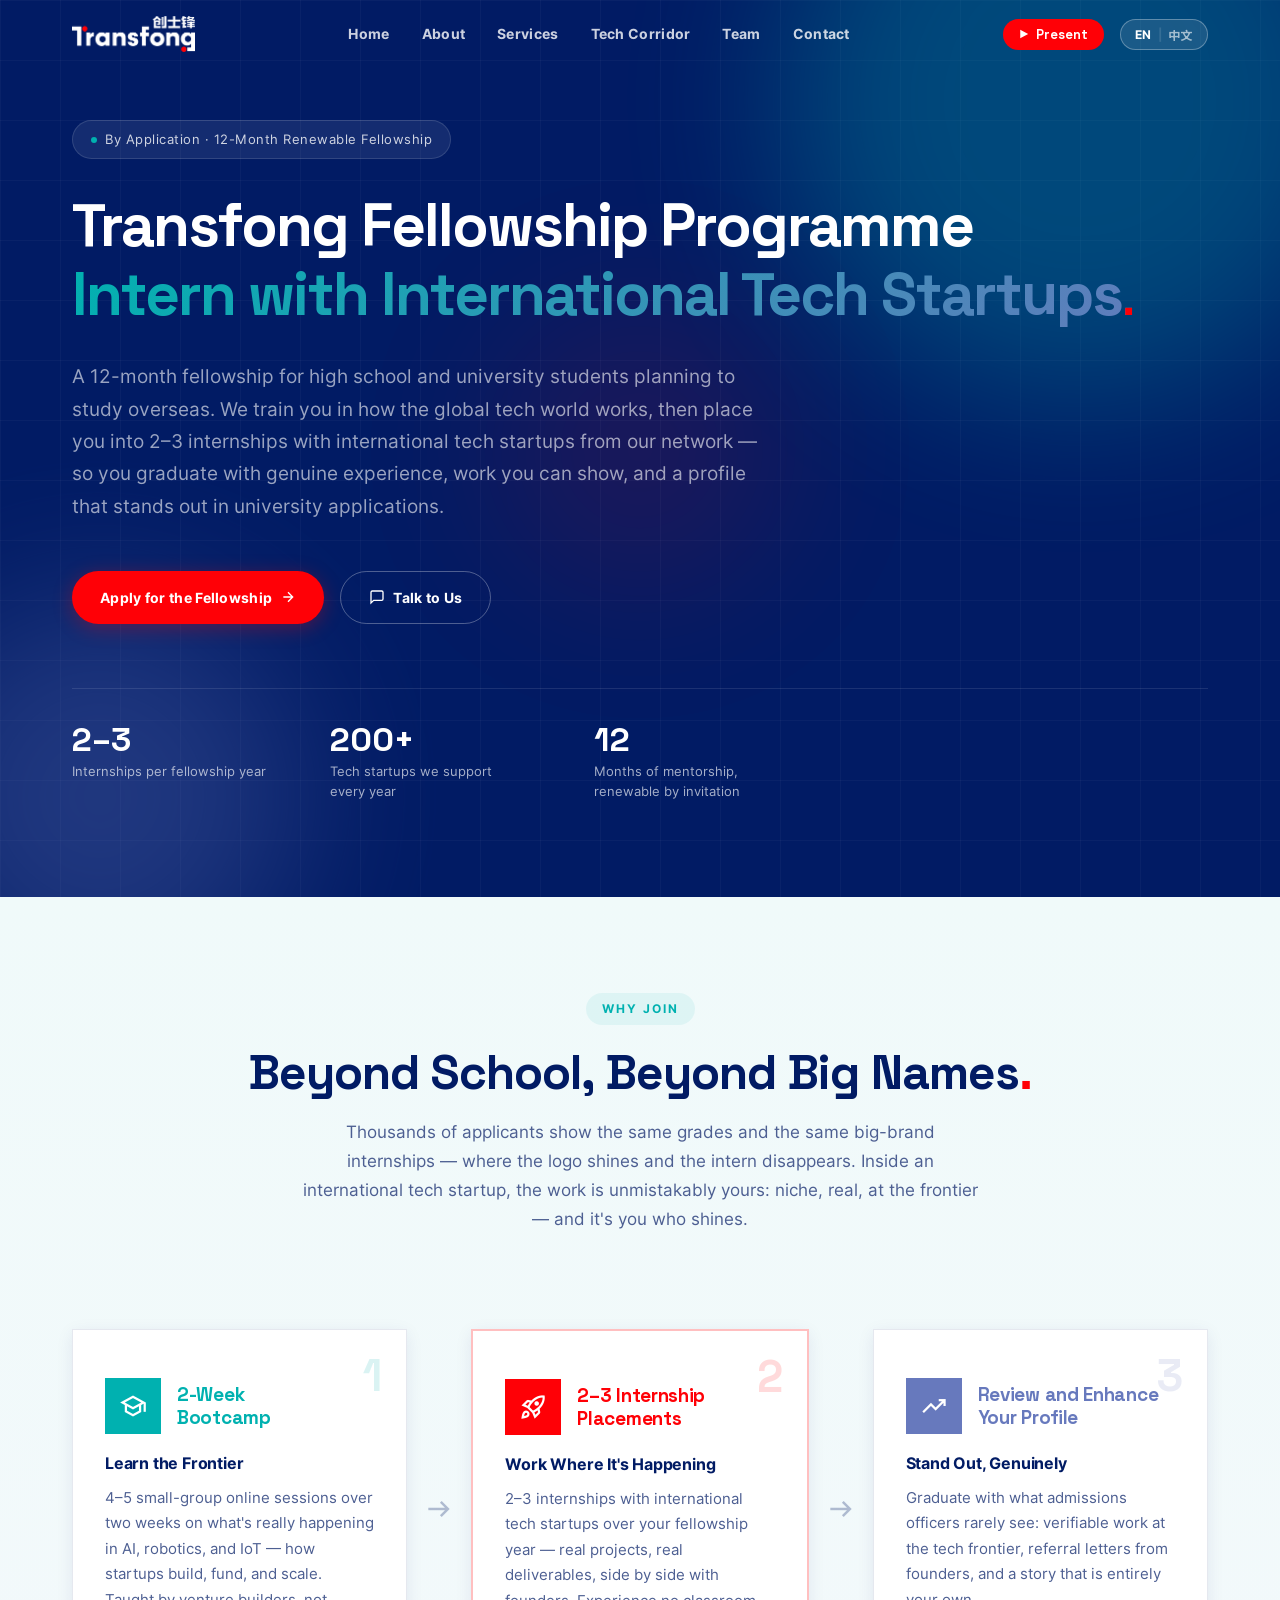
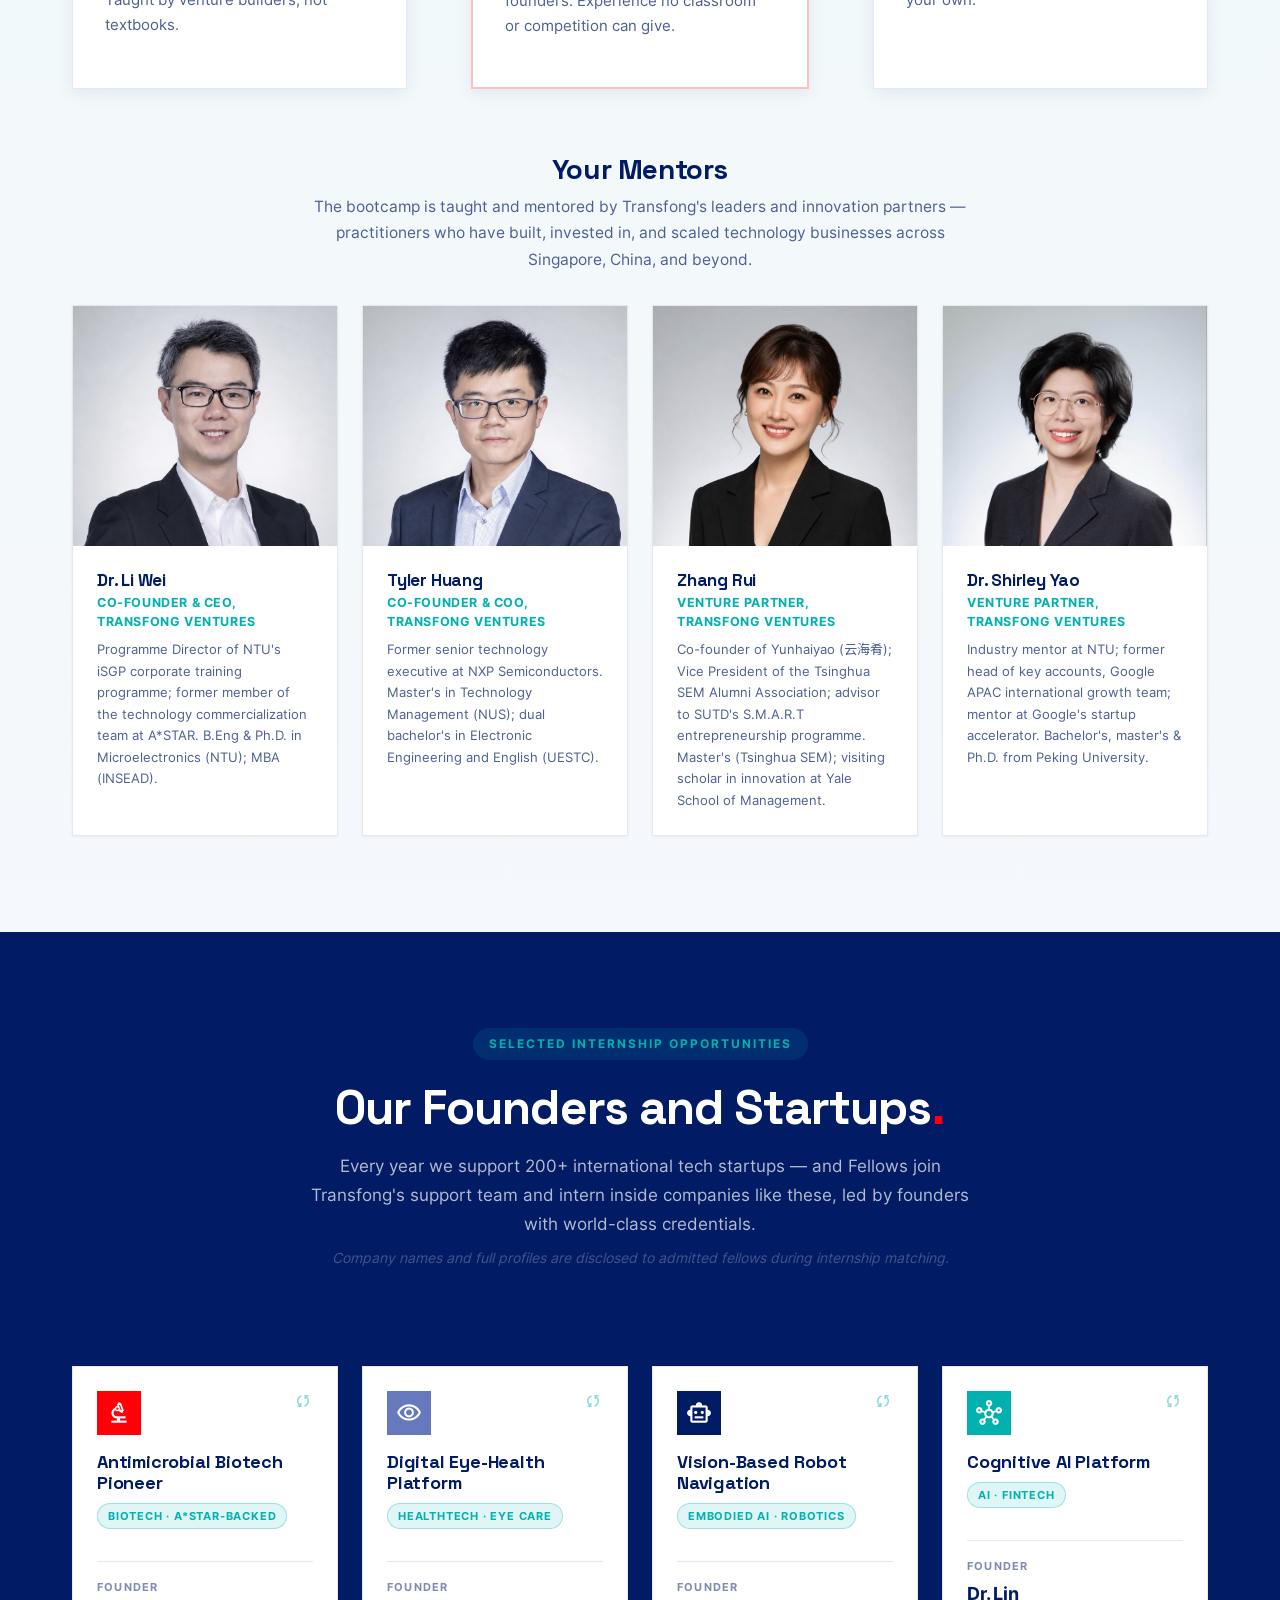
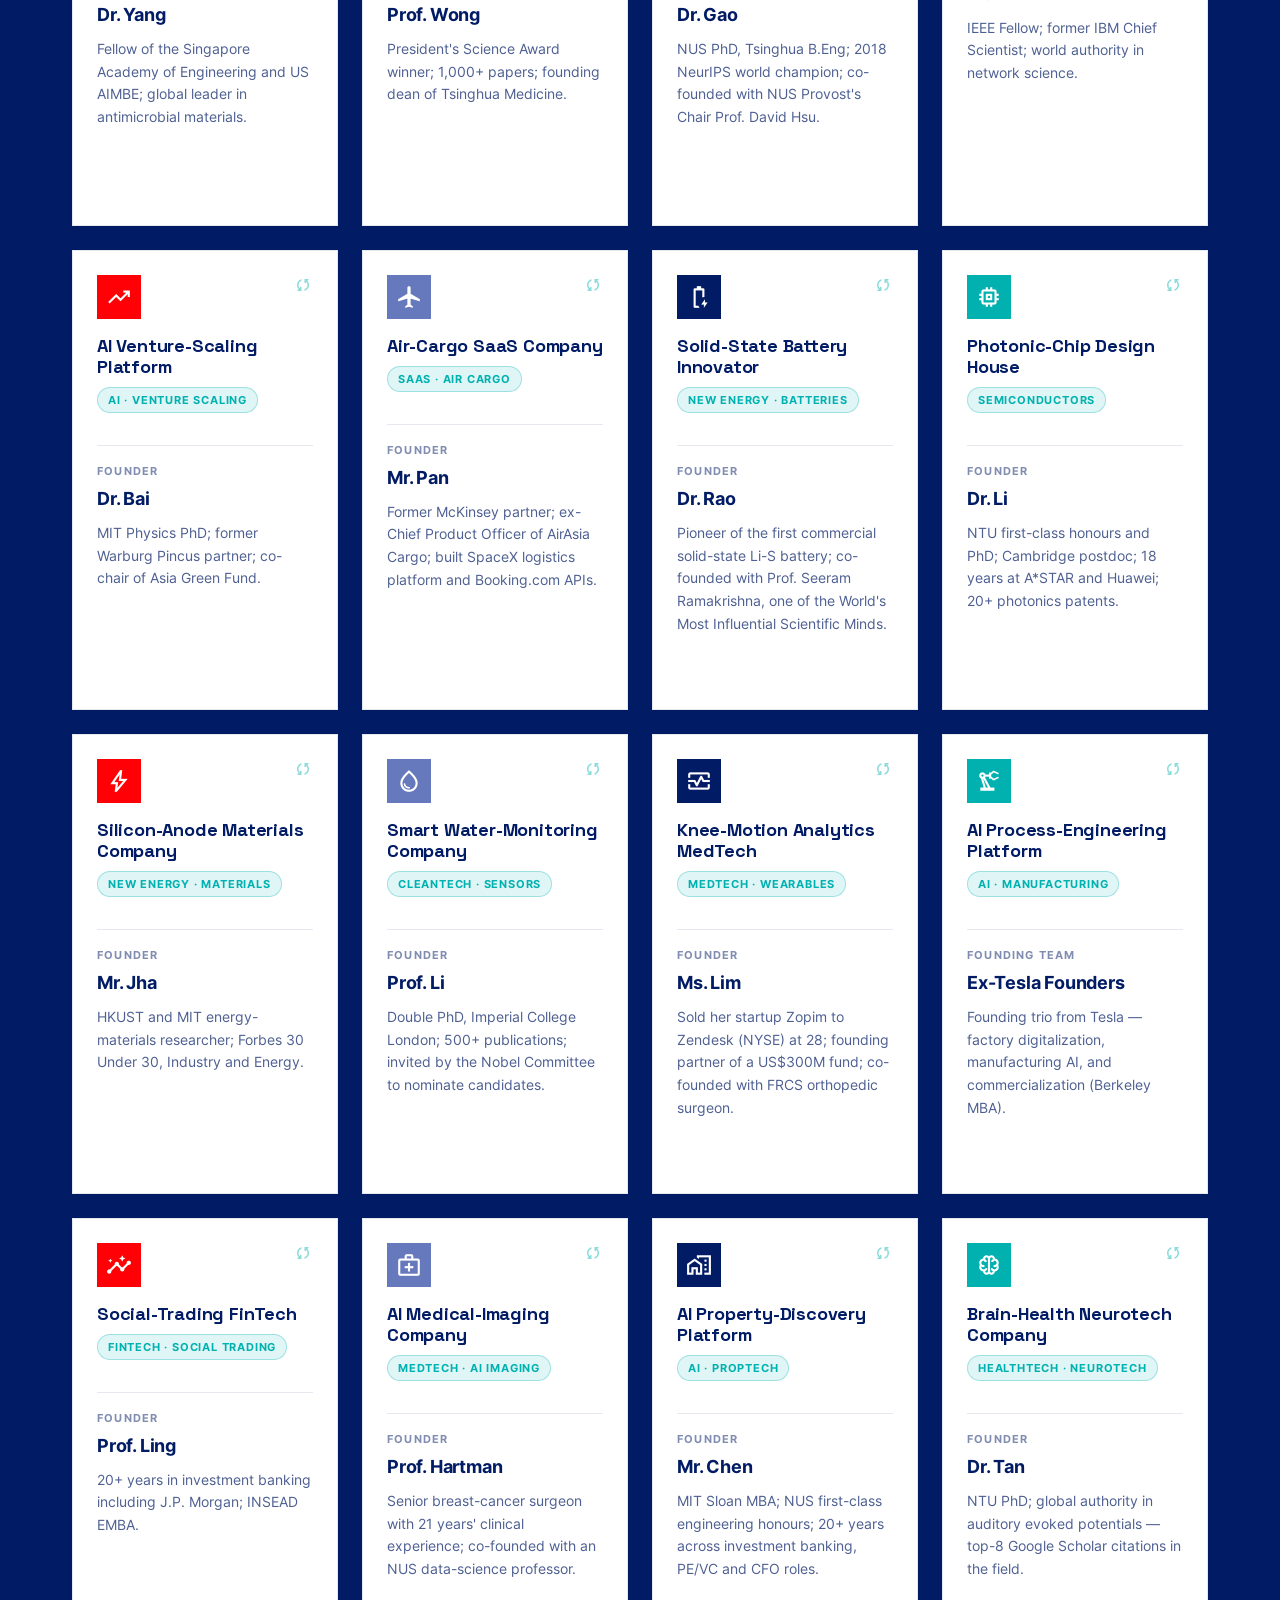
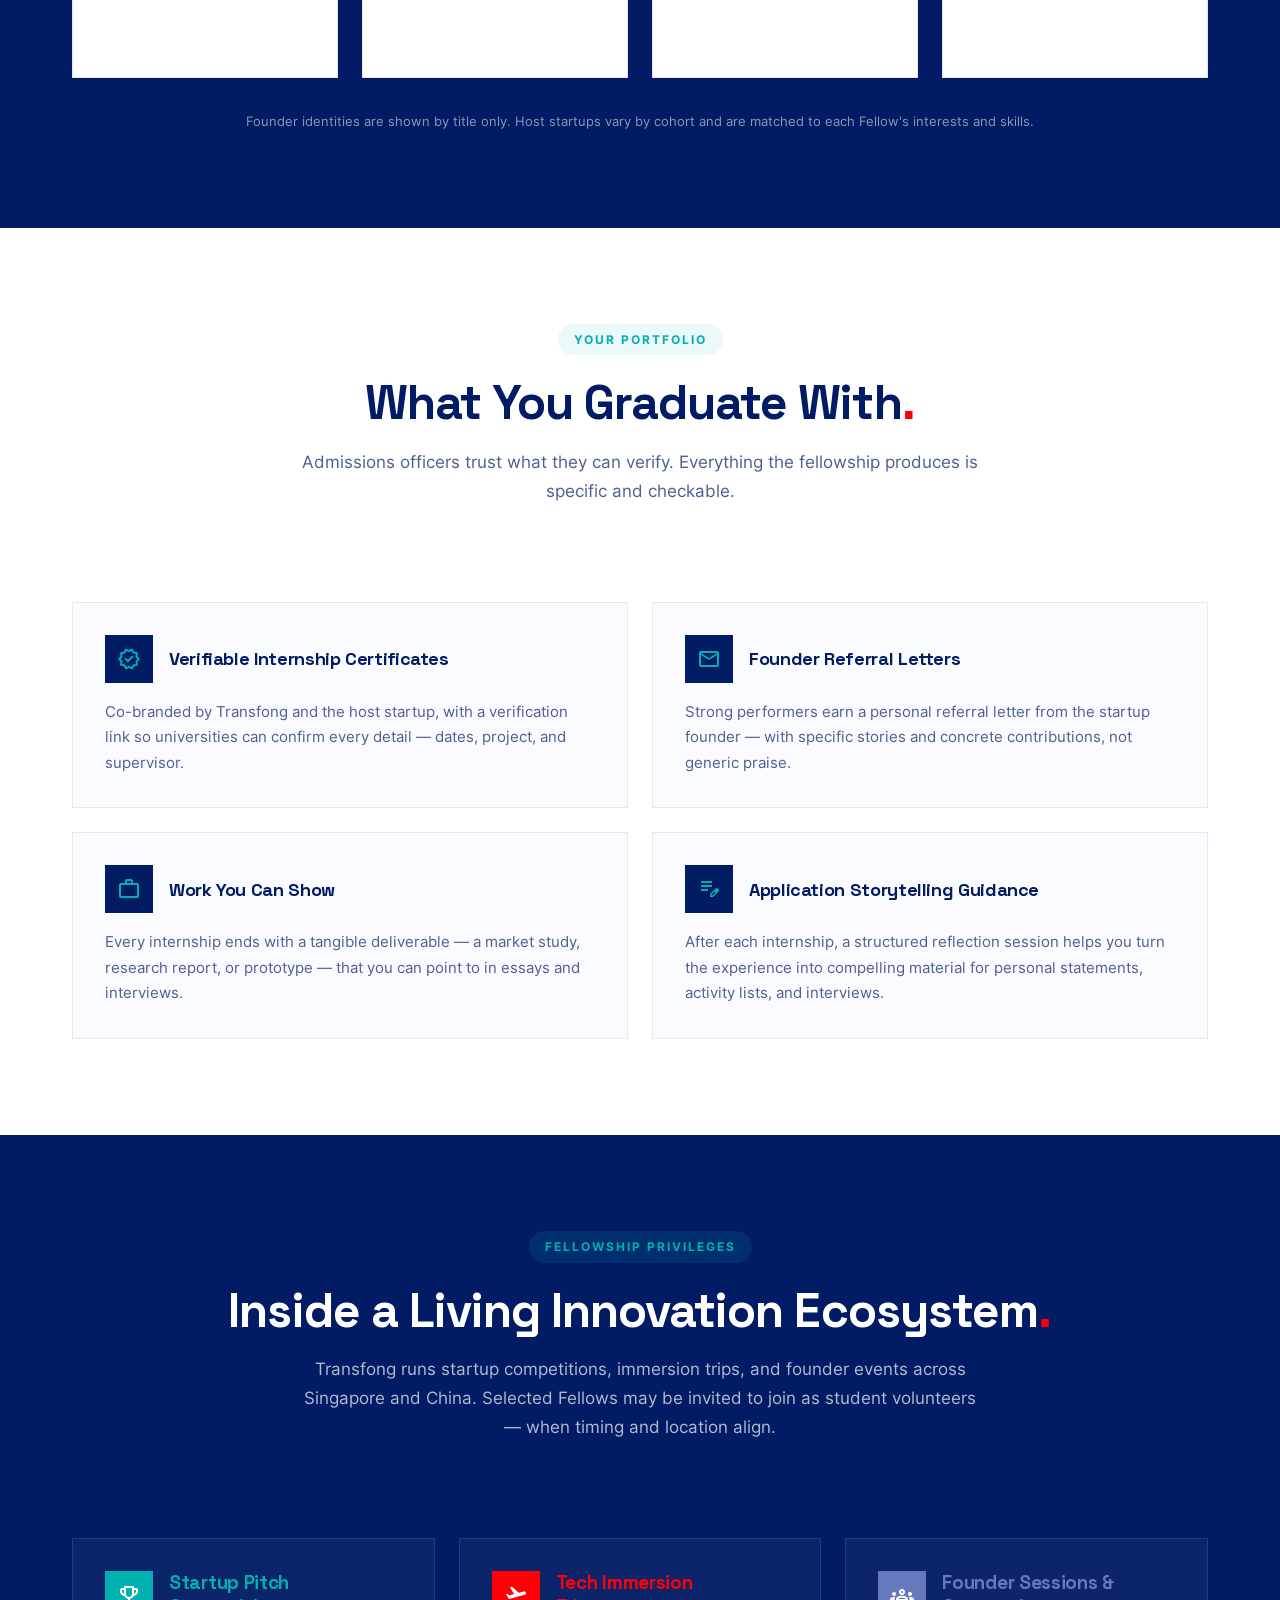
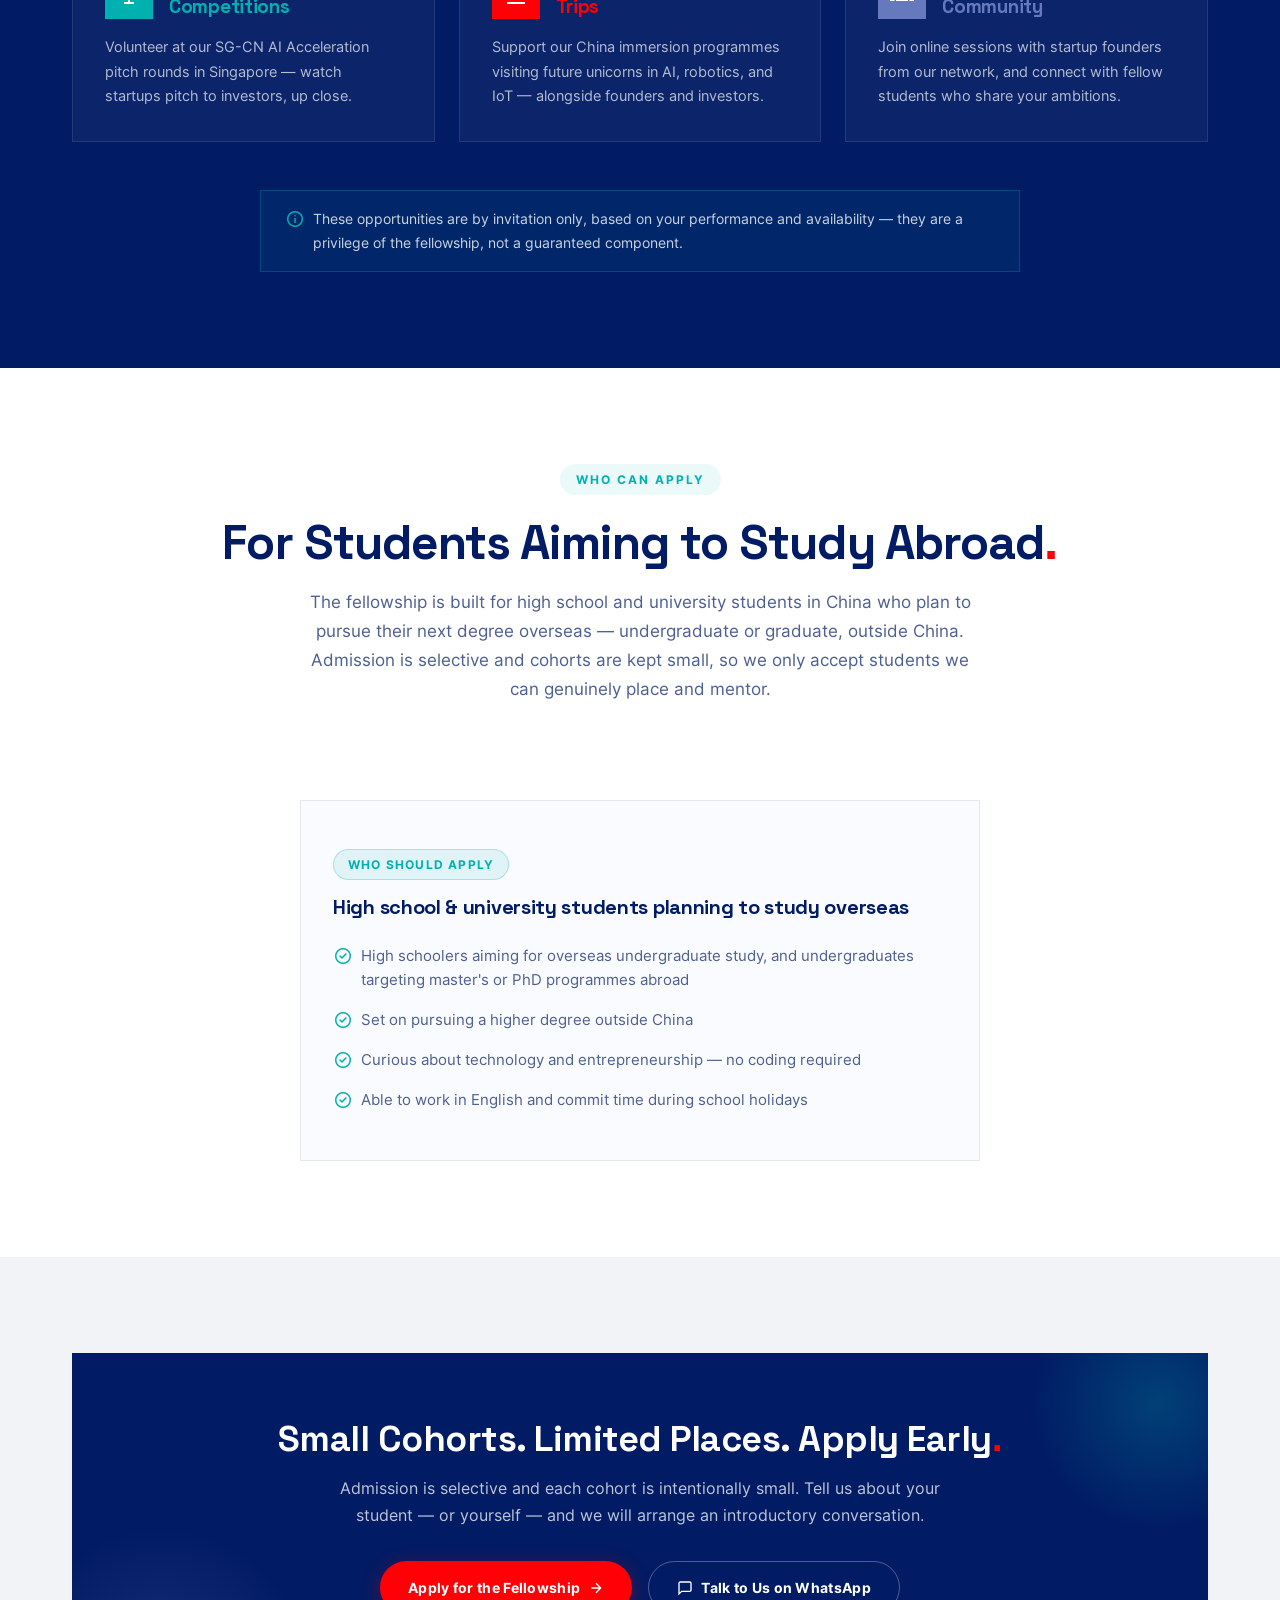
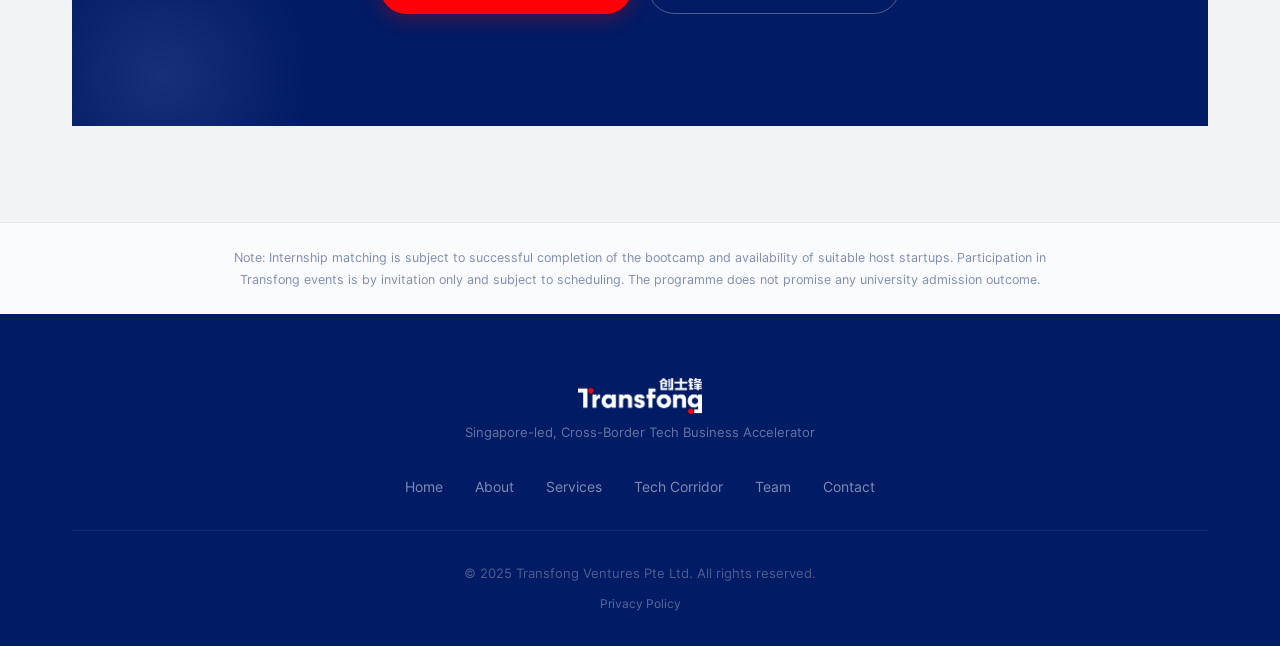
<file: internship.html>
<!DOCTYPE html>
<html lang="en">
<head>
    <meta charset="UTF-8">
    <title>Redirecting — Transfong</title>
    <meta http-equiv="refresh" content="0; url=fellowship.html">
    <link rel="canonical" href="https://www.transfong.com/fellowship">
    <script>window.location.replace('fellowship.html');</script>
</head>
<body>
    <p>This page has moved to <a href="fellowship.html">transfong.com/fellowship</a>.</p>
</body>
</html>
</file>
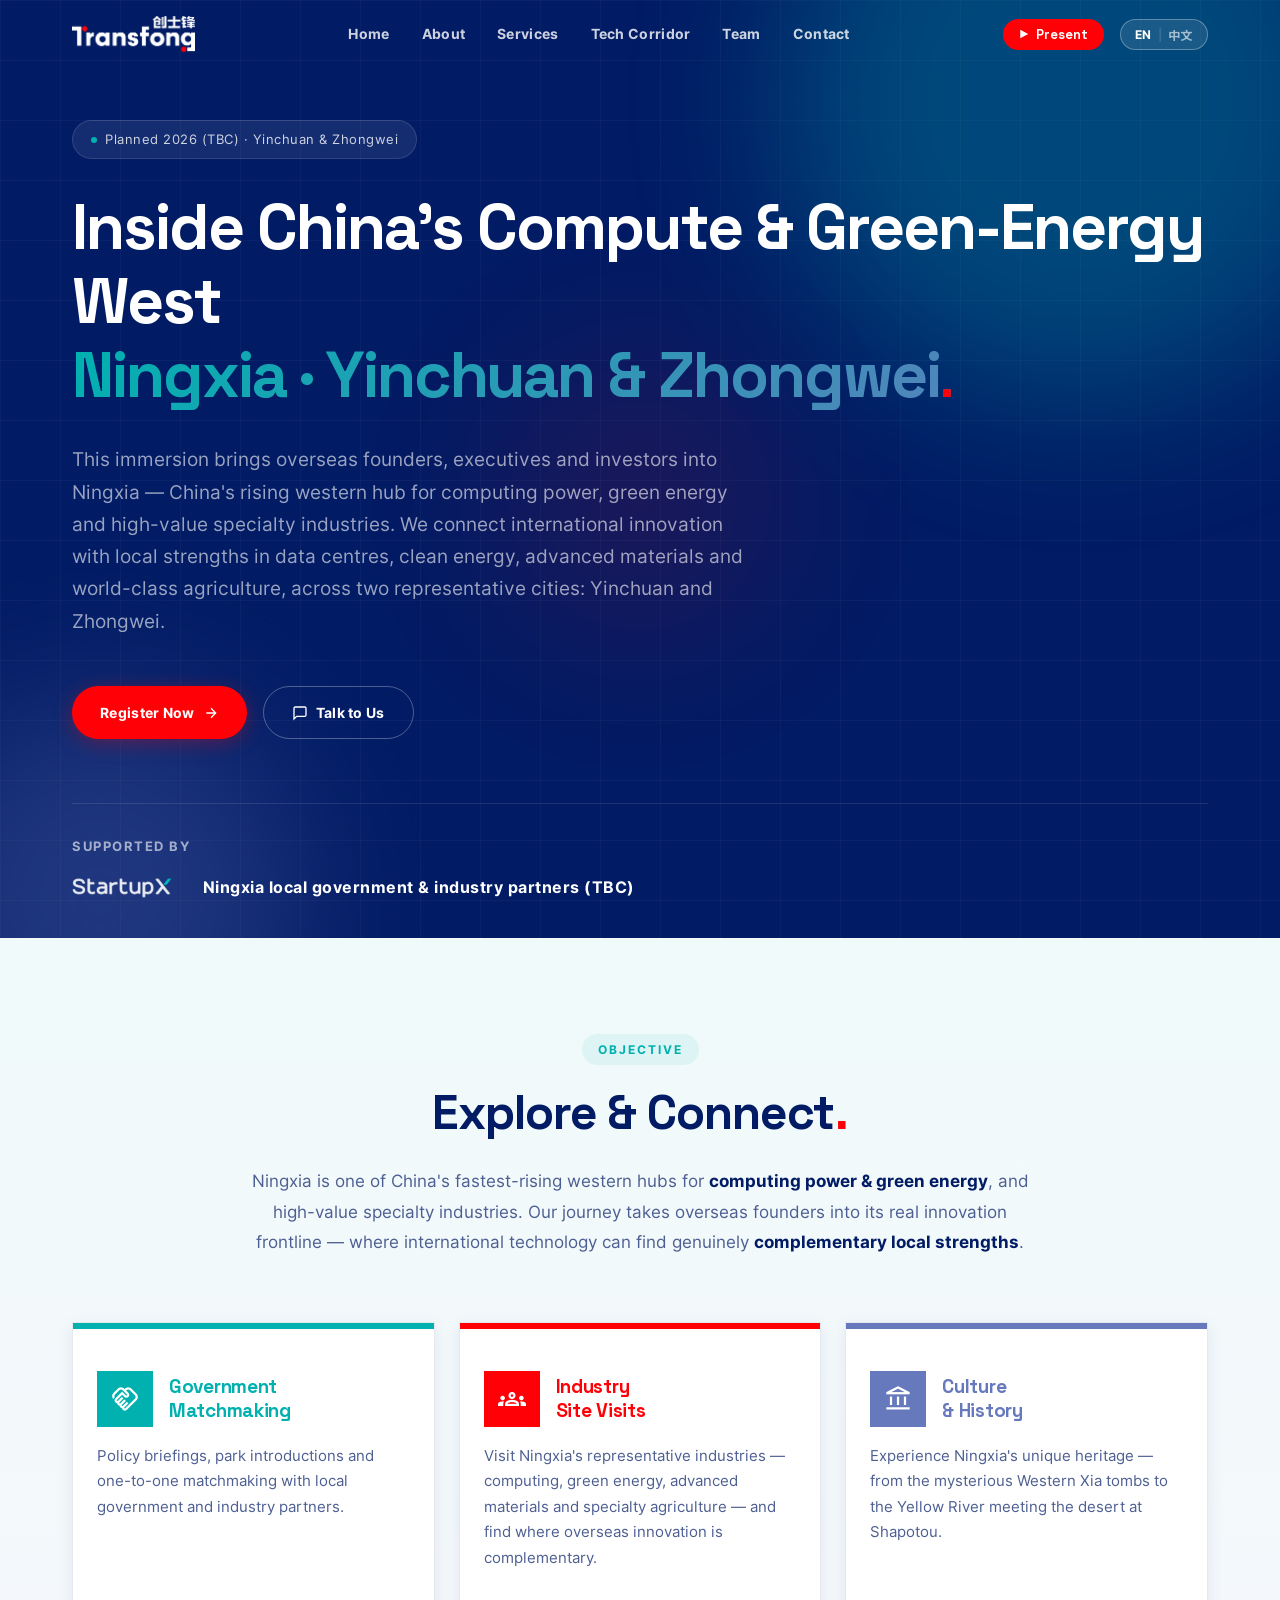
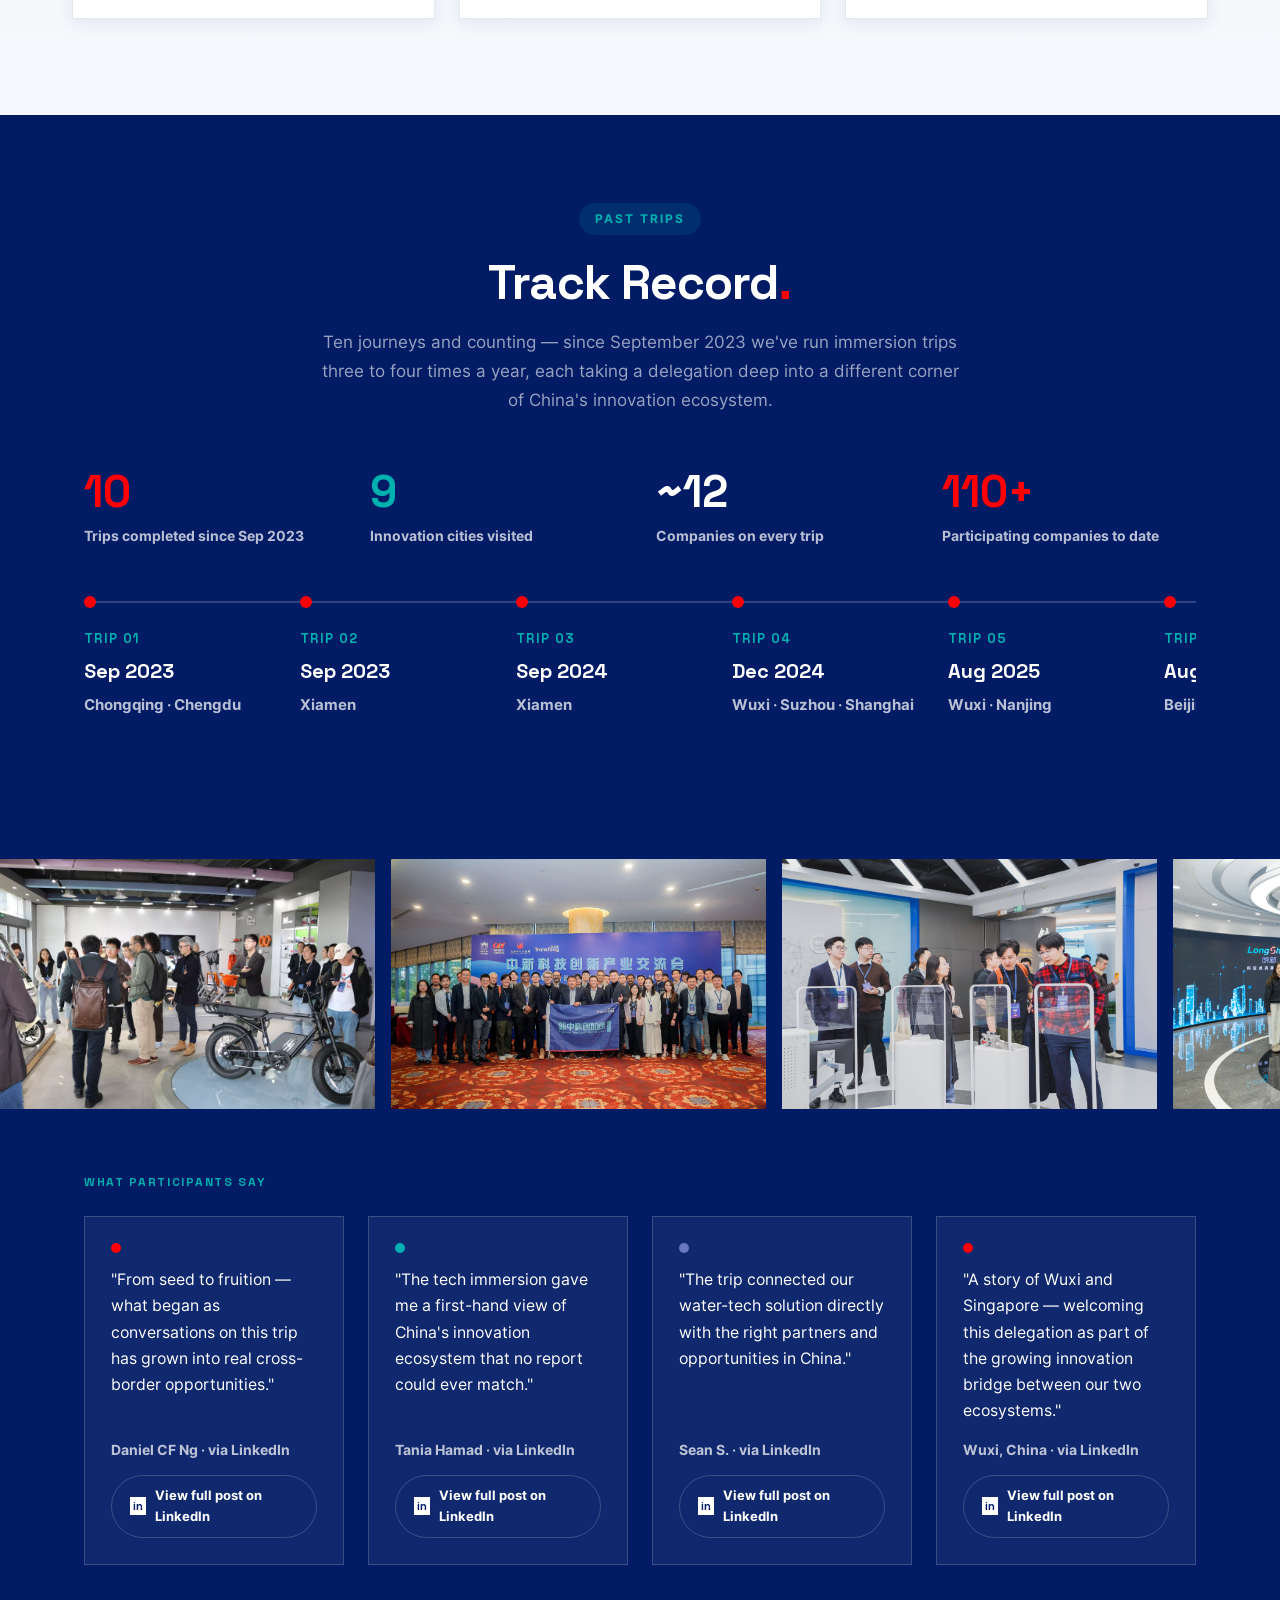
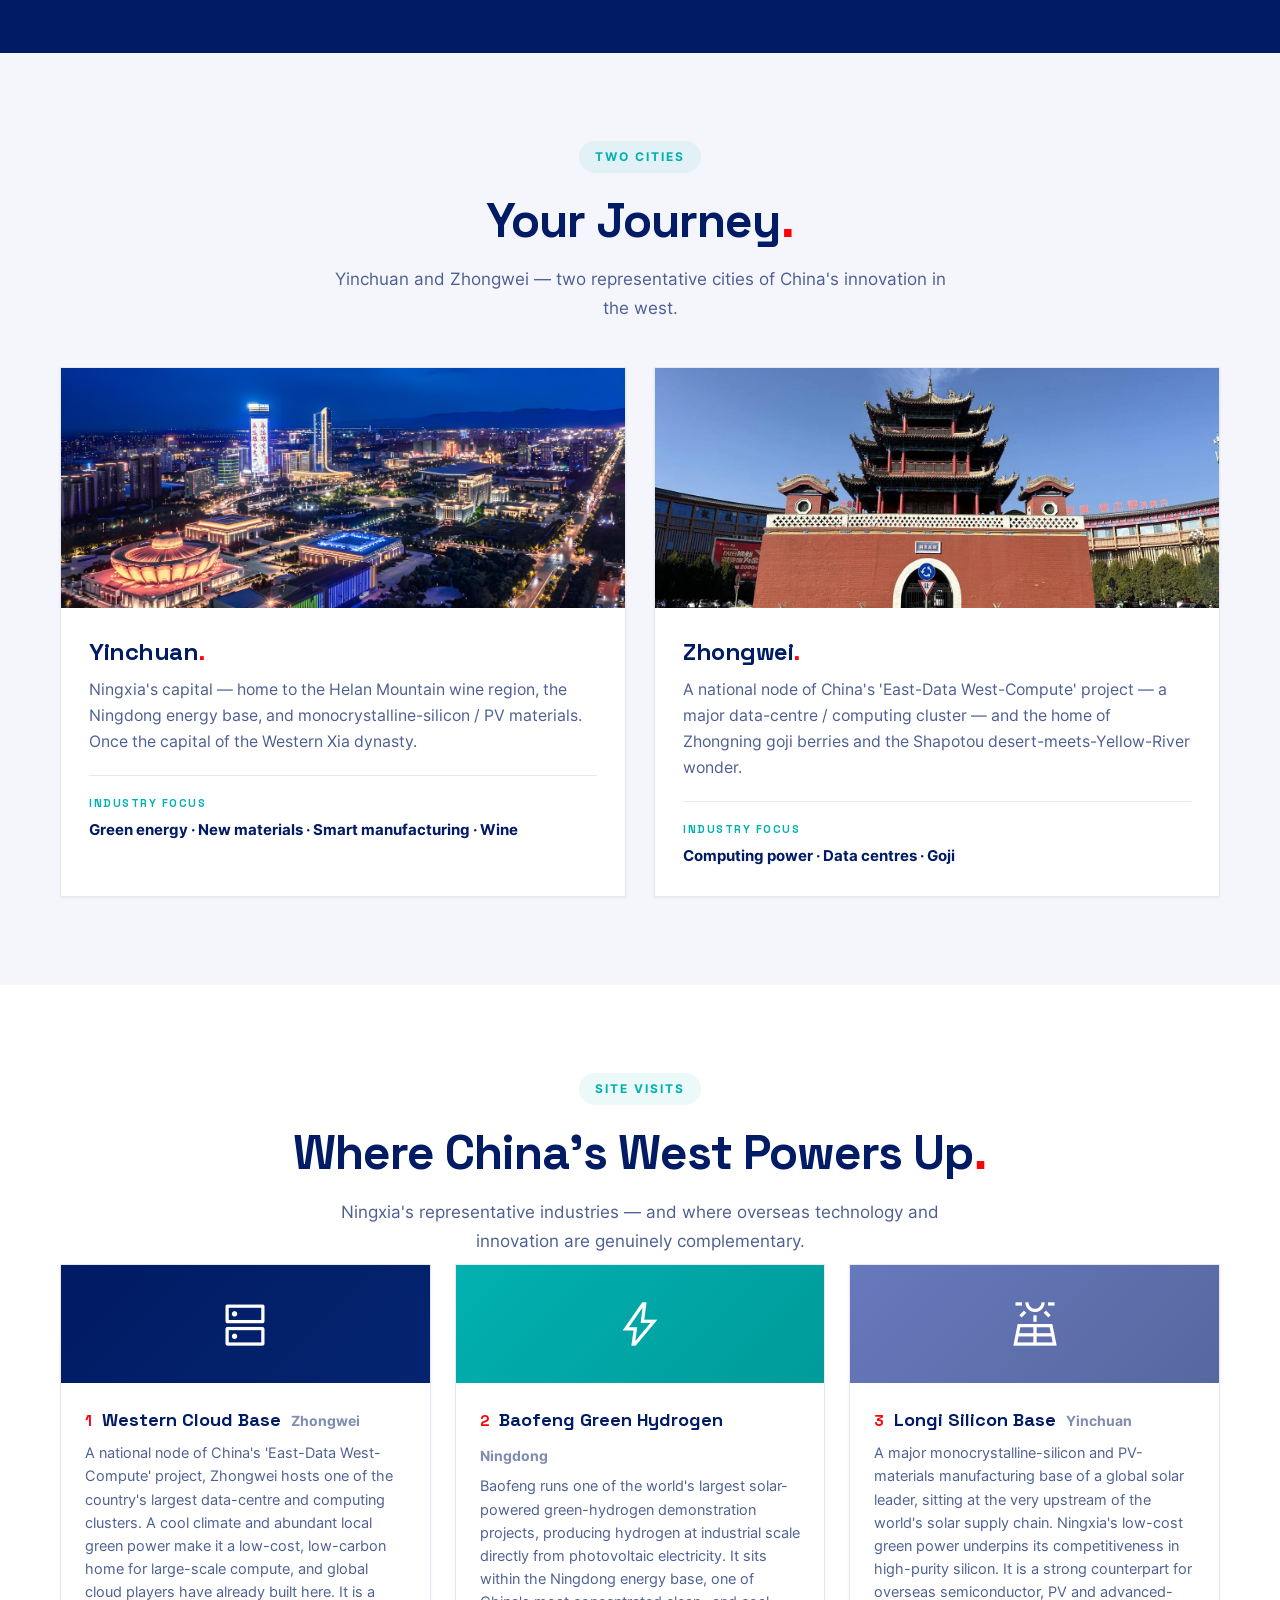
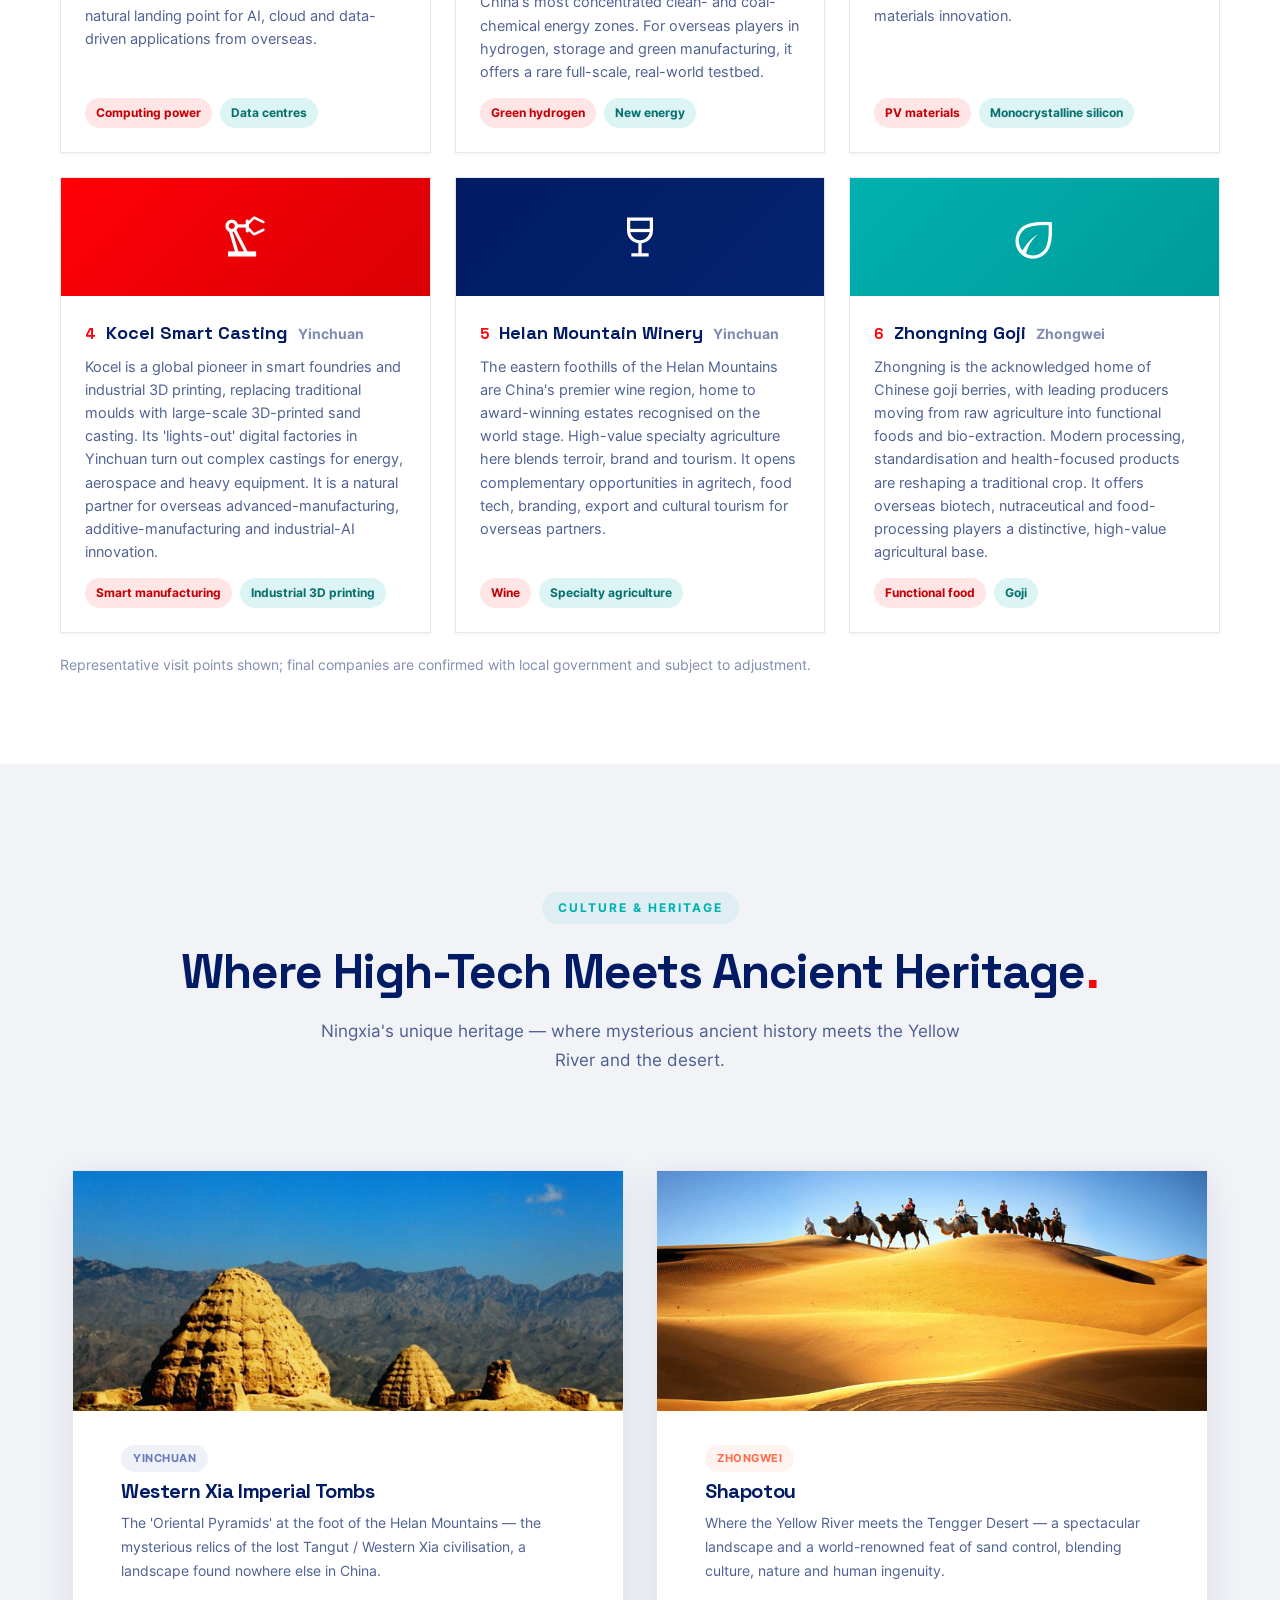
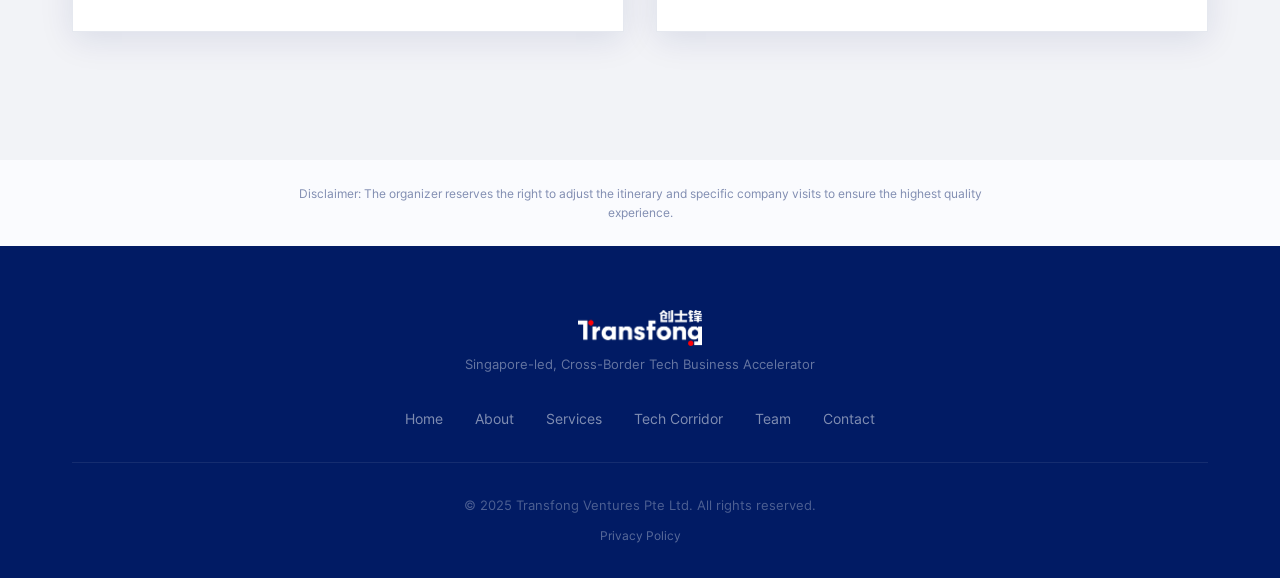
<file: ningxia-immersion.html>
<!DOCTYPE html>
<html lang="en" data-lang="en">
<head>
    <meta charset="UTF-8">
    <meta name="viewport" content="width=device-width, initial-scale=1.0">
    <title>Ningxia Immersion Trip — Transfong</title>
    <link rel="icon" type="image/png" href="favicon.png">
    <meta name="description" content="Transfong's Ningxia Immersion Trip — take overseas founders into China's rising western hub for computing power, green energy, advanced materials and specialty agriculture, across Yinchuan and Zhongwei.">
    <meta name="keywords" content="Transfong, Ningxia immersion, Yinchuan, Zhongwei, China west, computing power, data center, green hydrogen, new energy, monocrystalline silicon, wine, goji, cross-border, startup">
    <link rel="preconnect" href="https://fonts.googleapis.com">
    <link rel="preconnect" href="https://fonts.gstatic.com" crossorigin>
    <link href="https://fonts.googleapis.com/css2?family=Material+Symbols+Outlined:opsz,wght,FILL,GRAD@24,400,0,0" rel="stylesheet">
    <link rel="preload" href="/fonts/SpaceGrotesk-Bold.woff2" as="font" type="font/woff2" crossorigin>
    <link rel="preload" href="/fonts/Inter-Regular.woff2" as="font" type="font/woff2" crossorigin>
    <link rel="stylesheet" href="styles.css">
    <link rel="stylesheet" href="immersion.css">
    <link rel="stylesheet" href="deck.css">
</head>
<body>

    <a href="#immersion-hero" class="skip-link">Skip to main content</a>

    <!-- ============ NAVIGATION ============ -->
    <nav class="navbar scrolled" id="navbar">
        <div class="nav-inner">
            <a href="index.html" class="nav-logo">
                <img src="pictures/Transfong Chinese Logo - On Blue.png" alt="Transfong" class="nav-logo-img nav-logo-dark" />
                <img src="pictures/Transfong Chinese Logo - On White.png" alt="Transfong" class="nav-logo-img nav-logo-light" />
            </a>
            <div class="nav-links" id="navLinks">
                <a href="index.html" class="nav-link" data-en="Home" data-zh="首页">Home</a>
                <a href="index.html#about" class="nav-link" data-en="About" data-zh="关于我们">About</a>
                <a href="index.html#services" class="nav-link" data-en="Services" data-zh="核心业务">Services</a>
                <a href="https://techcorridor.global/" class="nav-link" target="_blank" rel="noopener" data-en="Tech Corridor" data-zh="Tech Corridor">Tech Corridor</a>
                <a href="index.html#team" class="nav-link" data-en="Team" data-zh="团队">Team</a>
                <a href="index.html#contact" class="nav-link" data-en="Contact" data-zh="联系我们">Contact</a>
            </div>
            <div class="nav-actions">
                <button class="lang-toggle" id="langToggle" aria-label="Toggle Language">
                    <span class="lang-option active" data-lang="en">EN</span>
                    <span class="lang-divider">|</span>
                    <span class="lang-option" data-lang="zh">中文</span>
                </button>
                <button class="nav-burger" id="navBurger" aria-label="Toggle Menu">
                    <span></span>
                    <span></span>
                    <span></span>
                </button>
            </div>
        </div>
    </nav>

    <!-- ============ HERO SECTION ============ -->
    <section class="immersion-hero" id="immersion-hero">
        <div class="hero-bg">
            <div class="hero-grid-lines"></div>
            <div class="hero-orb hero-orb-1"></div>
            <div class="hero-orb hero-orb-2"></div>
            <div class="hero-orb hero-orb-3"></div>
        </div>
        <div class="hero-content">
            <div class="hero-badge" data-en="Planned 2026 (TBC) · Yinchuan & Zhongwei" data-zh="拟定 2026（待定）· 银川 & 中卫">
                <span class="hero-badge-dot"></span>
                Planned 2026 (TBC) · Yinchuan & Zhongwei
            </div>
            <h1 class="hero-title">
                <span class="hero-title-line" data-en="Inside China's Compute & Green-Energy West" data-zh="深入中国西部的算力与绿能高地">Inside China's Compute & Green-Energy West</span>
                <span class="hero-title-line hero-title-accent" data-en="Ningxia · Yinchuan & Zhongwei" data-zh="宁夏 · 银川 & 中卫沉浸之旅">Ningxia · Yinchuan & Zhongwei<span class="title-red-dot">.</span></span>
            </h1>
            <p class="hero-subtitle" data-en="This immersion brings overseas founders, executives and investors into Ningxia — China's rising western hub for computing power, green energy and high-value specialty industries. We connect international innovation with local strengths in data centres, clean energy, advanced materials and world-class agriculture, across two representative cities: Yinchuan and Zhongwei." data-zh="这趟沉浸之旅将海外创始人、高管与投资人带入宁夏——中国西部快速崛起的算力、绿色能源与高值特色产业高地。我们把国际创新与当地在数据中心、清洁能源、先进材料与世界级特色农业的优势对接，覆盖两座代表城市：银川与中卫。">
                This immersion brings overseas founders, executives and investors into Ningxia — China's rising western hub for computing power, green energy and high-value specialty industries. We connect international innovation with local strengths in data centres, clean energy, advanced materials and world-class agriculture, across two representative cities: Yinchuan and Zhongwei.
            </p>
            <div class="hero-ctas">
                <a href="https://forms.office.com/r/N4gHCrvSef" target="_blank" rel="noopener" class="btn btn-primary" data-en="Register Now" data-zh="立即报名">
                    Register Now
                    <svg width="16" height="16" viewBox="0 0 24 24" fill="none" stroke="currentColor" stroke-width="2"><path d="M5 12h14M12 5l7 7-7 7"/></svg>
                </a>
                <a href="https://wa.me/6581927836" target="_blank" rel="noopener" class="btn btn-outline" data-en="Talk to Us" data-zh="联系我们">
                    <svg width="16" height="16" viewBox="0 0 24 24" fill="none" stroke="currentColor" stroke-width="2"><path d="M21 15a2 2 0 0 1-2 2H7l-4 4V5a2 2 0 0 1 2-2h14a2 2 0 0 1 2 2z"/></svg>
                    Talk to Us
                </a>
            </div>

            <div class="hero-supporters">
                <p class="supporters-title" data-en="Supported by" data-zh="支持单位">Supported by</p>
                <div class="supporters-list">
                    <img src="pictures/StartupX-logo.png" alt="StartupX" class="supporter-logo" />
                    <span class="supporter-name" data-en="Ningxia local government &amp; industry partners (TBC)" data-zh="宁夏当地政府与产业合作单位（待定）">Ningxia local government &amp; industry partners (TBC)</span>
                </div>
            </div>
        </div>
    </section>

    <!-- ============ VALUE PROPOSITION / WHAT YOU'LL DO ============ -->
    <section class="section immersion-intro-section" id="objectives">
        <div class="container">
            <div class="section-header">
                <span class="section-label" data-en="Objective" data-zh="目标">Objective</span>
                <h2 class="section-title" data-en="Explore & Connect" data-zh="探索与连接">Explore & Connect<span class="title-red-dot">.</span></h2>
            </div>

            <div class="immersion-intro-text">
                <p data-en="Ningxia is one of China's fastest-rising western hubs for computing power, green energy and high-value specialty industries. Our journey takes overseas founders into its real innovation frontline — where international technology can find genuinely complementary local strengths." data-zh="宁夏是中国西部快速崛起的算力、绿色能源与高值特色产业高地。这趟旅程带海外创始人深入其真实的创新前沿——让国际技术在这里找到真正互补的本地优势。">
                    Ningxia is one of China's fastest-rising western hubs for <span class="intro-highlight" data-en="computing power &amp; green energy" data-zh="算力与绿色能源">computing power &amp; green energy</span>, and high-value specialty industries. Our journey takes overseas founders into its real innovation frontline — where international technology can find genuinely <span class="intro-highlight" data-en="complementary local strengths" data-zh="互补的本地优势">complementary local strengths</span>.
                </p>
            </div>

            <div class="immersion-value-grid">
                <div class="immersion-value-card">
                    <div class="immersion-value-head">
                        <div class="immersion-value-icon immersion-value-icon--teal">
                            <span class="material-symbols-outlined">handshake</span>
                        </div>
                        <h3 class="immersion-value-title immersion-value-title--teal"><span data-en="Government" data-zh="政府推介">Government</span><span data-en="Matchmaking" data-zh="对接洽谈">Matchmaking</span></h3>
                    </div>
                    <p data-en="Policy briefings, park introductions and one-to-one matchmaking with local government and industry partners." data-zh="政策宣讲、园区推介，以及与当地政府和产业伙伴的一对一对接洽谈。">Policy briefings, park introductions and one-to-one matchmaking with local government and industry partners.</p>
                </div>
                <div class="immersion-value-card">
                    <div class="immersion-value-head">
                        <div class="immersion-value-icon immersion-value-icon--red">
                            <span class="material-symbols-outlined">groups</span>
                        </div>
                        <h3 class="immersion-value-title immersion-value-title--red"><span data-en="Industry" data-zh="产业科创">Industry</span><span data-en="Site Visits" data-zh="实地参访">Site Visits</span></h3>
                    </div>
                    <p data-en="Visit Ningxia's representative industries — computing, green energy, advanced materials and specialty agriculture — and find where overseas innovation is complementary." data-zh="走访宁夏的代表产业——算力、绿色能源、先进材料与特色农业，寻找与海外创新互补的方向。">Visit Ningxia's representative industries — computing, green energy, advanced materials and specialty agriculture — and find where overseas innovation is complementary.</p>
                </div>
                <div class="immersion-value-card">
                    <div class="immersion-value-head">
                        <div class="immersion-value-icon immersion-value-icon--purple">
                            <span class="material-symbols-outlined">account_balance</span>
                        </div>
                        <h3 class="immersion-value-title immersion-value-title--purple"><span data-en="Culture" data-zh="文化历史">Culture</span><span data-en="&amp; History" data-zh="人文交流">&amp; History</span></h3>
                    </div>
                    <p data-en="Experience Ningxia's unique heritage — from the mysterious Western Xia tombs to the Yellow River meeting the desert at Shapotou." data-zh="体验宁夏独特的历史人文——从神秘的西夏王陵，到沙坡头黄河与沙漠交汇的壮景。">Experience Ningxia's unique heritage — from the mysterious Western Xia tombs to the Yellow River meeting the desert at Shapotou.</p>
                </div>
            </div>
        </div>
    </section>

    <!-- ============ TRACK RECORD (past trips) ============ -->
    <style>
      #track-record { background: linear-gradient(rgba(1,27,100,0.9), rgba(1,27,100,0.96)), #011B64; color: #fff; padding: 88px 0; overflow: hidden; font-family: var(--font-body); }
      #track-record .tr-wrap { max-width: 1160px; margin: 0 auto; padding: 0 24px; }
      #track-record .tr-eyebrow { font-family: var(--font-display); font-size: 0.75rem; font-weight: 700; letter-spacing: 0.14em; text-transform: uppercase; color: #00B1B0; }
      /* Section header styled like the rest of the site, adapted to the dark background */
      #track-record .section-header { text-align: center; margin-bottom: 56px; }
      #track-record .section-label { background: rgba(0,177,176,0.12); color: #00B1B0; }
      #track-record .section-title { color: #fff; }
      #track-record .immersion-section-subtitle { color: rgba(255,255,255,0.6); }
      #track-record .tr-head { display: flex; align-items: flex-end; justify-content: space-between; gap: 32px; flex-wrap: wrap; }
      #track-record .tr-head p { max-width: 420px; margin: 0; color: rgba(255,255,255,0.72); line-height: 1.65; font-size: 0.9875rem; }
      #track-record .tr-stats { display: grid; grid-template-columns: repeat(auto-fit, minmax(190px, 1fr)); gap: 32px; margin-top: 52px; }
      #track-record .tr-stat-value { font-family: var(--font-display); font-weight: 700; font-size: 2.75rem; line-height: 1; color: #fff; }
      #track-record .tr-stat-value .accent-red { color: #FF0006; }
      #track-record .tr-stat-value .accent-teal { color: #00B1B0; }
      #track-record .tr-stat-label { margin-top: 10px; font-size: 0.875rem; font-weight: 700; color: rgba(255,255,255,0.72); }
      #track-record .tr-timeline { display: flex; overflow-x: auto; margin-top: 48px; padding-bottom: 22px; scrollbar-width: thin; }
      #track-record .tr-trip { flex: 0 0 216px; min-width: 216px; }
      #track-record .tr-track { position: relative; height: 12px; margin-bottom: 20px; }
      #track-record .tr-track .line { position: absolute; top: 5px; left: 0; right: 0; height: 2px; background: rgba(255,255,255,0.18); }
      #track-record .tr-track .node { position: absolute; top: 0; left: 0; width: 12px; height: 12px; border-radius: 50%; background: #FF0006; }
      #track-record .tr-trip-n { font-family: var(--font-display); font-weight: 700; font-size: 0.8125rem; color: #00B1B0; letter-spacing: 0.1em; }
      #track-record .tr-trip-date { font-family: var(--font-display); font-weight: 700; font-size: 1.25rem; color: #fff; margin-top: 6px; }
      #track-record .tr-trip-cities { color: rgba(255,255,255,0.72); font-size: 0.9375rem; font-weight: 700; margin-top: 6px; line-height: 1.45; padding-right: 28px; }
      #track-record .tr-next { flex: 0 0 250px; min-width: 250px; }
      #track-record .tr-next .node { top: -3px; width: 18px; height: 18px; box-shadow: 0 0 0 5px rgba(255,0,6,0.28); }
      #track-record .tr-next .line { right: 60%; }
      #track-record .tr-next-card { display: block; text-decoration: none; background: rgba(255,255,255,0.06); border: 1px solid rgba(255,0,6,0.55); border-radius: 0; padding: 18px 20px; margin-right: 8px; transition: transform 200ms ease; }
      #track-record .tr-next-card:hover { transform: translateY(-3px); text-decoration: none; }
      #track-record .tr-next-card .k { font-family: var(--font-display); font-weight: 700; font-size: 0.8125rem; color: #FF0006; letter-spacing: 0.1em; }
      #track-record .tr-next-card .d { font-family: var(--font-display); font-weight: 700; font-size: 1.25rem; color: #fff; margin-top: 6px; }
      #track-record .tr-next-card .c { color: rgba(255,255,255,0.72); font-size: 0.9375rem; font-weight: 700; margin-top: 6px; }
      #track-record .tr-next-card .cta { color: #fff; font-size: 0.875rem; font-weight: 700; margin-top: 12px; }
      #track-record .tr-marquee { margin-top: 20px; overflow: hidden; }
      #track-record .tr-marquee-inner { display: flex; gap: 16px; width: max-content; animation: tr-marquee 55s linear infinite; }
      #track-record .tr-marquee-inner img { height: 250px; width: 375px; object-fit: cover; border-radius: 0; flex-shrink: 0; }
      @keyframes tr-marquee { from { transform: translateX(0); } to { transform: translateX(-50%); } }
      #track-record .tr-quotes { display: grid; grid-template-columns: repeat(auto-fit, minmax(260px, 1fr)); gap: 24px; margin-top: 24px; }
      #track-record .tr-quote { background: rgba(255,255,255,0.06); border: 1px solid rgba(255,255,255,0.18); border-radius: 0; padding: 26px; display: flex; flex-direction: column; gap: 14px; }
      #track-record .tr-quote .qdot { display: block; width: 10px; height: 10px; border-radius: 50%; }
      #track-record .tr-quote p { margin: 0; color: #fff; line-height: 1.65; font-size: 0.9875rem; flex: 1; }
      #track-record .tr-quote .who { font-size: 0.875rem; font-weight: 700; color: rgba(255,255,255,0.72); }
      #track-record .tr-li-btn { display: inline-flex; align-items: center; gap: 9px; align-self: flex-start; padding: 9px 18px; border-radius: 999px; border: 1px solid rgba(255,255,255,0.18); color: #fff; font-size: 0.8125rem; font-weight: 700; text-decoration: none; transition: background 200ms ease, border-color 200ms ease; }
      #track-record .tr-li-btn:hover { background: rgba(255,255,255,0.1); border-color: #fff; text-decoration: none; }
      #track-record .tr-li-btn .in { display: inline-flex; align-items: center; justify-content: center; width: 18px; height: 18px; border-radius: 0; background: #fff; color: #011B64; font-family: var(--font-display); font-weight: 700; font-size: 0.6875rem; line-height: 1; }
    </style>

    <section id="track-record">
      <div class="tr-wrap">
        <div class="section-header">
          <span class="section-label" data-en="Past Trips" data-zh="往期回顾">Past Trips</span>
          <h2 class="section-title" data-en="Track Record" data-zh="过往足迹">Track Record<span class="title-red-dot">.</span></h2>
          <p class="immersion-section-subtitle" data-en="Ten journeys and counting — since September 2023 we've run immersion trips three to four times a year, each taking a delegation deep into a different corner of China's innovation ecosystem." data-zh="十段旅程，未完待续——自2023年9月以来，我们每年举办三至四次沉浸式考察，每次都带领代表团深入中国创新生态的不同前沿。">Ten journeys and counting — since September 2023 we've run immersion trips three to four times a year, each taking a delegation deep into a different corner of China's innovation ecosystem.</p>
        </div>

        <div class="tr-stats">
          <div><div class="tr-stat-value"><span class="accent-red">10</span></div><div class="tr-stat-label" data-en="Trips completed since Sep 2023" data-zh="自2023年9月以来完成的行程">Trips completed since Sep 2023</div></div>
          <div><div class="tr-stat-value"><span class="accent-teal">9</span></div><div class="tr-stat-label" data-en="Innovation cities visited" data-zh="走访的创新城市">Innovation cities visited</div></div>
          <div><div class="tr-stat-value">~12</div><div class="tr-stat-label" data-en="Companies on every trip" data-zh="每次行程的参与企业">Companies on every trip</div></div>
          <div><div class="tr-stat-value"><span class="accent-red">110+</span></div><div class="tr-stat-label" data-en="Participating companies to date" data-zh="累计参与企业">Participating companies to date</div></div>
        </div>

        <div class="tr-timeline">
          <div class="tr-trip"><div class="tr-track"><div class="line"></div><div class="node"></div></div><div class="tr-trip-n" data-en="TRIP 01" data-zh="行程 01">TRIP 01</div><div class="tr-trip-date" data-en="Sep 2023" data-zh="2023年9月">Sep 2023</div><div class="tr-trip-cities" data-en="Chongqing · Chengdu" data-zh="重庆 · 成都">Chongqing · Chengdu</div></div>
          <div class="tr-trip"><div class="tr-track"><div class="line"></div><div class="node"></div></div><div class="tr-trip-n" data-en="TRIP 02" data-zh="行程 02">TRIP 02</div><div class="tr-trip-date" data-en="Sep 2023" data-zh="2023年9月">Sep 2023</div><div class="tr-trip-cities" data-en="Xiamen" data-zh="厦门">Xiamen</div></div>
          <div class="tr-trip"><div class="tr-track"><div class="line"></div><div class="node"></div></div><div class="tr-trip-n" data-en="TRIP 03" data-zh="行程 03">TRIP 03</div><div class="tr-trip-date" data-en="Sep 2024" data-zh="2024年9月">Sep 2024</div><div class="tr-trip-cities" data-en="Xiamen" data-zh="厦门">Xiamen</div></div>
          <div class="tr-trip"><div class="tr-track"><div class="line"></div><div class="node"></div></div><div class="tr-trip-n" data-en="TRIP 04" data-zh="行程 04">TRIP 04</div><div class="tr-trip-date" data-en="Dec 2024" data-zh="2024年12月">Dec 2024</div><div class="tr-trip-cities" data-en="Wuxi · Suzhou · Shanghai" data-zh="无锡 · 苏州 · 上海">Wuxi · Suzhou · Shanghai</div></div>
          <div class="tr-trip"><div class="tr-track"><div class="line"></div><div class="node"></div></div><div class="tr-trip-n" data-en="TRIP 05" data-zh="行程 05">TRIP 05</div><div class="tr-trip-date" data-en="Aug 2025" data-zh="2025年8月">Aug 2025</div><div class="tr-trip-cities" data-en="Wuxi · Nanjing" data-zh="无锡 · 南京">Wuxi · Nanjing</div></div>
          <div class="tr-trip"><div class="tr-track"><div class="line"></div><div class="node"></div></div><div class="tr-trip-n" data-en="TRIP 06" data-zh="行程 06">TRIP 06</div><div class="tr-trip-date" data-en="Aug 2025" data-zh="2025年8月">Aug 2025</div><div class="tr-trip-cities" data-en="Beijing · Jinan" data-zh="北京 · 济南">Beijing · Jinan</div></div>
          <div class="tr-trip"><div class="tr-track"><div class="line"></div><div class="node"></div></div><div class="tr-trip-n" data-en="TRIP 07" data-zh="行程 07">TRIP 07</div><div class="tr-trip-date" data-en="Sep 2025" data-zh="2025年9月">Sep 2025</div><div class="tr-trip-cities" data-en="Xiamen" data-zh="厦门">Xiamen</div></div>
          <div class="tr-trip"><div class="tr-track"><div class="line"></div><div class="node"></div></div><div class="tr-trip-n" data-en="TRIP 08" data-zh="行程 08">TRIP 08</div><div class="tr-trip-date" data-en="Nov 2025" data-zh="2025年11月">Nov 2025</div><div class="tr-trip-cities" data-en="Wuxi · Suzhou" data-zh="无锡 · 苏州">Wuxi · Suzhou</div></div>
          <div class="tr-trip"><div class="tr-track"><div class="line"></div><div class="node"></div></div><div class="tr-trip-n" data-en="TRIP 09" data-zh="行程 09">TRIP 09</div><div class="tr-trip-date" data-en="Mar 2026" data-zh="2026年3月">Mar 2026</div><div class="tr-trip-cities" data-en="Wuxi · Nanjing" data-zh="无锡 · 南京">Wuxi · Nanjing</div></div>
          <div class="tr-trip"><div class="tr-track"><div class="line"></div><div class="node"></div></div><div class="tr-trip-n" data-en="TRIP 10" data-zh="行程 10">TRIP 10</div><div class="tr-trip-date" data-en="Jul 2026" data-zh="2026年7月">Jul 2026</div><div class="tr-trip-cities" data-en="Wuxi · Nanjing" data-zh="无锡 · 南京">Wuxi · Nanjing</div></div>
          <div class="tr-next">
            <div class="tr-track"><div class="line"></div><div class="node"></div></div>
            <a class="tr-next-card" href="https://forms.office.com/r/N4gHCrvSef" target="_blank" rel="noopener">
              <div class="k" data-en="NEXT DEPARTURE" data-zh="下一次出发">NEXT DEPARTURE</div>
              <div class="d" data-en="2026 · TBC" data-zh="2026 · 待定">2026 · TBC</div>
              <div class="c" data-en="Ningxia · Yinchuan &amp; Zhongwei" data-zh="宁夏 · 银川 &amp; 中卫">Ningxia · Yinchuan &amp; Zhongwei</div>
              <div class="cta" data-en="Reserve your seat →" data-zh="预留席位 →">Reserve your seat →</div>
            </a>
          </div>
        </div>
      </div>

      <!-- full-bleed photo marquee; images duplicated once for the seamless loop -->
      <div class="tr-marquee">
        <div class="tr-marquee-inner">
          <img src="pictures/gallery/trip-01.jpeg" alt="Past immersion trip moment">
          <img src="pictures/gallery/trip-02.jpeg" alt="Past immersion trip moment">
          <img src="pictures/gallery/trip-03.jpeg" alt="Past immersion trip moment">
          <img src="pictures/gallery/trip-04.jpg" alt="Past immersion trip moment">
          <img src="pictures/gallery/trip-05.jpg" alt="Past immersion trip moment">
          <img src="pictures/gallery/trip-06.jpg" alt="Past immersion trip moment">
          <img src="pictures/gallery/trip-07.jpg" alt="Past immersion trip moment">
          <img src="pictures/gallery/trip-08.jpg" alt="Past immersion trip moment">
          <img src="pictures/gallery/trip-09.jpg" alt="Past immersion trip moment">
          <img src="pictures/gallery/trip-10.jpg" alt="Past immersion trip moment">
          <img src="pictures/gallery/trip-11.jpg" alt="Past immersion trip moment">
          <img src="pictures/gallery/trip-12.jpg" alt="Past immersion trip moment">
          <img src="pictures/gallery/trip-01.jpeg" alt="">
          <img src="pictures/gallery/trip-02.jpeg" alt="">
          <img src="pictures/gallery/trip-03.jpeg" alt="">
          <img src="pictures/gallery/trip-04.jpg" alt="">
          <img src="pictures/gallery/trip-05.jpg" alt="">
          <img src="pictures/gallery/trip-06.jpg" alt="">
          <img src="pictures/gallery/trip-07.jpg" alt="">
          <img src="pictures/gallery/trip-08.jpg" alt="">
          <img src="pictures/gallery/trip-09.jpg" alt="">
          <img src="pictures/gallery/trip-10.jpg" alt="">
          <img src="pictures/gallery/trip-11.jpg" alt="">
          <img src="pictures/gallery/trip-12.jpg" alt="">
        </div>
      </div>

      <div class="tr-wrap">
        <div class="tr-eyebrow" style="margin-top: 64px;" data-en="What participants say" data-zh="参与者感言">What participants say</div>
        <div class="tr-quotes">
          <div class="tr-quote">
            <span class="qdot" style="background: #FF0006;"></span>
            <p data-en="&quot;From seed to fruition — what began as conversations on this trip has grown into real cross-border opportunities.&quot;" data-zh="“从萌芽到结果——这趟旅程中的交流，如今已成长为实实在在的跨境合作机会。”">"From seed to fruition — what began as conversations on this trip has grown into real cross-border opportunities."</p>
            <div class="who" data-en="Daniel CF Ng · via LinkedIn" data-zh="Daniel CF Ng · 来自领英">Daniel CF Ng · via LinkedIn</div>
            <a class="tr-li-btn" href="https://www.linkedin.com/posts/danielcfng_from-seed-to-fruition-the-honey-peach-that-activity-7482293105912721408-djm3" target="_blank" rel="noopener"><span class="in">in</span><span data-en="View full post on LinkedIn" data-zh="查看领英原文">View full post on LinkedIn</span></a>
          </div>
          <div class="tr-quote">
            <span class="qdot" style="background: #00B1B0;"></span>
            <p data-en="&quot;The tech immersion gave me a first-hand view of China's innovation ecosystem that no report could ever match.&quot;" data-zh="“这次科技沉浸之旅让我亲眼见证了中国的创新生态，这是任何报告都无法比拟的。”">"The tech immersion gave me a first-hand view of China's innovation ecosystem that no report could ever match."</p>
            <div class="who" data-en="Tania Hamad · via LinkedIn" data-zh="Tania Hamad · 来自领英">Tania Hamad · via LinkedIn</div>
            <a class="tr-li-btn" href="https://www.linkedin.com/posts/taniahamad_honeypeach-techimmersion-innovation-activity-7482359020146667520-u-gJ" target="_blank" rel="noopener"><span class="in">in</span><span data-en="View full post on LinkedIn" data-zh="查看领英原文">View full post on LinkedIn</span></a>
          </div>
          <div class="tr-quote">
            <span class="qdot" style="background: #6779BD;"></span>
            <p data-en="&quot;The trip connected our water-tech solution directly with the right partners and opportunities in China.&quot;" data-zh="“这趟旅程让我们的水务科技方案直接对接了中国合适的合作伙伴与机遇。”">"The trip connected our water-tech solution directly with the right partners and opportunities in China."</p>
            <div class="who" data-en="Sean S. · via LinkedIn" data-zh="Sean S. · 来自领英">Sean S. · via LinkedIn</div>
            <a class="tr-li-btn" href="https://www.linkedin.com/posts/seansley_waterdoctor-activity-7482264050760867840-_0AF" target="_blank" rel="noopener"><span class="in">in</span><span data-en="View full post on LinkedIn" data-zh="查看领英原文">View full post on LinkedIn</span></a>
          </div>
          <div class="tr-quote">
            <span class="qdot" style="background: #FF0006;"></span>
            <p data-en="&quot;A story of Wuxi and Singapore — welcoming this delegation as part of the growing innovation bridge between our two ecosystems.&quot;" data-zh="“无锡与新加坡的故事——欢迎此次代表团到访，共同架起两地创新生态之间日益紧密的桥梁。”">"A story of Wuxi and Singapore — welcoming this delegation as part of the growing innovation bridge between our two ecosystems."</p>
            <div class="who" data-en="Wuxi, China · via LinkedIn" data-zh="无锡，中国 · 来自领英">Wuxi, China · via LinkedIn</div>
            <a class="tr-li-btn" href="https://www.linkedin.com/posts/wuxi-china_wuxi-singapore-wuxistory-activity-7483095806699384832-qXDj" target="_blank" rel="noopener"><span class="in">in</span><span data-en="View full post on LinkedIn" data-zh="查看领英原文">View full post on LinkedIn</span></a>
          </div>
        </div>
      </div>
    </section>

    <!-- ============ TWO CITIES / YOUR JOURNEY ============ -->
    <style>
      #two-cities { background: #F4F6FB; padding: 88px 24px; font-family: var(--font-body); color: var(--text-secondary); }
      #two-cities .tc-wrap { max-width: 1160px; margin: 0 auto; }
      #two-cities .section-header { text-align: center; margin-bottom: 44px; }
      #two-cities .tc-grid { display: grid; grid-template-columns: repeat(auto-fit, minmax(420px, 1fr)); gap: 28px; }
      @media (max-width: 520px) { #two-cities .tc-grid { grid-template-columns: 1fr; } }
      #two-cities .tc-card { background: #fff; border: 1px solid var(--border-light); border-radius: 0; overflow: hidden; box-shadow: var(--shadow-sm); transition: transform 200ms ease, box-shadow 200ms ease; }
      #two-cities .tc-card:hover { transform: translateY(-3px); box-shadow: var(--shadow-lg); }
      #two-cities .tc-card > img { width: 100%; height: 240px; object-fit: cover; display: block; }
      #two-cities .tc-body { padding: 28px; }
      #two-cities .tc-body h3 { font-family: var(--font-display); font-weight: 700; font-size: 1.5rem; color: var(--navy); margin: 0 0 10px; }
      #two-cities .tc-body > p { margin: 0; line-height: 1.65; font-size: 0.9875rem; }
      #two-cities .tc-collab { display: flex; align-items: center; gap: 14px; margin-top: 22px; padding-top: 22px; border-top: 1px solid var(--border-light); }
      #two-cities .tc-collab img { width: 88px; height: 66px; object-fit: cover; border-radius: 0; flex-shrink: 0; }
      #two-cities .tc-collab .k { font-family: var(--font-display); font-size: 0.6875rem; font-weight: 700; letter-spacing: 0.14em; text-transform: uppercase; color: var(--teal); }
      #two-cities .tc-collab .t { font-weight: 700; color: var(--navy); font-size: 0.9375rem; margin-top: 4px; }
      #two-cities .tc-collab p { margin: 4px 0 0; font-size: 0.8438rem; line-height: 1.5; }
      #two-cities .tc-focus { margin-top: 20px; padding-top: 18px; border-top: 1px solid var(--border-light); }
      #two-cities .tc-focus .k { display:block; font-family: var(--font-display); font-size: 0.6875rem; font-weight: 700; letter-spacing: 0.14em; text-transform: uppercase; color: var(--teal); }
      #two-cities .tc-focus .t { display:block; font-weight: 700; color: var(--navy); font-size: 0.9375rem; margin-top: 5px; }
    </style>

    <section id="two-cities">
      <div class="tc-wrap">
        <div class="section-header">
          <span class="section-label" data-en="Two Cities" data-zh="双城之旅">Two Cities</span>
          <h2 class="section-title" data-en="Your Journey" data-zh="您的旅程">Your Journey<span class="title-red-dot">.</span></h2>
          <p class="immersion-section-subtitle" data-en="Yinchuan and Zhongwei — two representative cities of China's innovation in the west." data-zh="银川与中卫——中国西部创新的两座代表城市。">Yinchuan and Zhongwei — two representative cities of China's innovation in the west.</p>
        </div>
        <div class="tc-grid">
          <div class="tc-card">
            <img src="pictures/ningxia/yinchuan-city.jpg" alt="Yinchuan">
            <div class="tc-body">
              <h3 data-en="Yinchuan" data-zh="银川">Yinchuan<span class="title-red-dot">.</span></h3>
              <p data-en="Ningxia's capital — home to the Helan Mountain wine region, the Ningdong energy base, and monocrystalline-silicon / PV materials. Once the capital of the Western Xia dynasty." data-zh="宁夏首府——贺兰山东麓葡萄酒核心产区、宁东能源化工基地，以及单晶硅/光伏材料所在地；历史上是西夏王朝的都城。">Ningxia's capital — home to the Helan Mountain wine region, the Ningdong energy base, and monocrystalline-silicon / PV materials. Once the capital of the Western Xia dynasty.</p>
              <div class="tc-focus"><span class="k" data-en="Industry focus" data-zh="产业焦点">Industry focus</span><span class="t" data-en="Green energy · New materials · Smart manufacturing · Wine" data-zh="绿色能源 · 新材料 · 智能制造 · 葡萄酒">Green energy · New materials · Smart manufacturing · Wine</span></div>
            </div>
          </div>
          <div class="tc-card">
            <img src="pictures/ningxia/zhongwei-city.jpg" alt="Zhongwei">
            <div class="tc-body">
              <h3 data-en="Zhongwei" data-zh="中卫">Zhongwei<span class="title-red-dot">.</span></h3>
              <p data-en="A national node of China's 'East-Data West-Compute' project — a major data-centre / computing cluster — and the home of Zhongning goji berries and the Shapotou desert-meets-Yellow-River wonder." data-zh="国家“东数西算”枢纽节点——大型数据中心/算力集群所在地；也是中宁枸杞之乡，以及沙坡头黄河与沙漠交汇奇观的所在。">A national node of China's 'East-Data West-Compute' project — a major data-centre / computing cluster — and the home of Zhongning goji berries and the Shapotou desert-meets-Yellow-River wonder.</p>
              <div class="tc-focus"><span class="k" data-en="Industry focus" data-zh="产业焦点">Industry focus</span><span class="t" data-en="Computing power · Data centres · Goji" data-zh="算力 · 数据中心 · 枸杞">Computing power · Data centres · Goji</span></div>
            </div>
          </div>
        </div>
      </div>
    </section>

    <!-- ============ SITE VISITS ============ -->
    <style>
      #site-visits { background: #fff; padding: 88px 24px; font-family: var(--font-body); color: var(--text-secondary); }
      #site-visits .sv-wrap { max-width: 1160px; margin: 0 auto; }
      #site-visits .section-header { text-align: center; margin-bottom: 8px; }
      #site-visits .sv-cat { font-family: var(--font-display); font-weight: 700; font-size: 1.375rem; color: var(--navy); margin: 48px 0 6px; }
      #site-visits .sv-cat + .sv-cat-sub { margin: 0 0 26px; font-size: 0.9875rem; }
      #site-visits .sv-cat .num { color: var(--navy); }
      #site-visits .sv-cat.second { margin-top: 64px; }
      #site-visits .sv-grid { display: grid; grid-template-columns: repeat(auto-fill, minmax(320px, 1fr)); gap: 24px; }
      #site-visits .sv-card { background: #fff; border: 1px solid var(--border-light); border-radius: 0; overflow: hidden; box-shadow: var(--shadow-sm); display: flex; flex-direction: column; transition: transform 200ms ease, box-shadow 200ms ease; }
      #site-visits .sv-card:hover { transform: translateY(-3px); box-shadow: var(--shadow-lg); }
      #site-visits .sv-card > img { width: 100%; height: 170px; object-fit: cover; display: block; background: #EDF1F9; }
      #site-visits .sv-body { padding: 22px 24px 24px; display: flex; flex-direction: column; gap: 8px; flex: 1; }
      #site-visits .sv-title { display: flex; align-items: baseline; gap: 10px; flex-wrap: wrap; }
      #site-visits .sv-title .n { font-family: var(--font-display); font-weight: 700; color: var(--red); font-size: 0.9375rem; }
      #site-visits .sv-title .name { font-family: var(--font-display); font-weight: 700; color: var(--navy); font-size: 1.125rem; }
      #site-visits .sv-title .cn { color: var(--text-light); font-size: 0.875rem; font-weight: 700; }
      #site-visits .sv-body > p { margin: 0; font-size: 0.9063rem; line-height: 1.6; flex: 1; }
      #site-visits .sv-tags { display: flex; gap: 8px; flex-wrap: wrap; margin-top: 6px; }
      #site-visits .sv-tag { font-size: 0.75rem; font-weight: 700; padding: 5px 11px; border-radius: 999px; }
      #site-visits .sv-tag.red { background: #FFE5E5; color: #C50005; }
      #site-visits .sv-tag.teal { background: #DDF4F4; color: #06706F; }
      #site-visits .sv-note { margin: 20px 0 0; font-size: 0.875rem; color: var(--text-light); }
      #site-visits .sv-iconband { height: 118px; display: flex; align-items: center; justify-content: center; }
      #site-visits .sv-iconband .material-symbols-outlined { font-size: 52px; color: #fff; }
      #site-visits .sv-iconband--navy { background: linear-gradient(135deg, #011B64, #04246F); }
      #site-visits .sv-iconband--teal { background: linear-gradient(135deg, #00B1B0, #009b9a); }
      #site-visits .sv-iconband--red { background: linear-gradient(135deg, #FF0006, #d90005); }
      #site-visits .sv-iconband--purple { background: linear-gradient(135deg, #6779BD, #57679f); }
    </style>

    <section id="site-visits">
      <div class="sv-wrap">
        <div class="section-header">
          <span class="section-label" data-en="Site Visits" data-zh="实地参访">Site Visits</span>
          <h2 class="section-title" data-en="Where China's West Powers Up" data-zh="走进中国西部产业前沿">Where China's West Powers Up<span class="title-red-dot">.</span></h2>
          <p class="immersion-section-subtitle" data-en="Ningxia's representative industries — and where overseas technology and innovation are genuinely complementary." data-zh="宁夏的代表产业，以及与海外科技创新真正互补的方向。">Ningxia's representative industries — and where overseas technology and innovation are genuinely complementary.</p>
        </div>

        <div class="sv-grid">
          <div class="sv-card">
            <div class="sv-iconband sv-iconband--navy"><span class="material-symbols-outlined">dns</span></div>
            <div class="sv-body">
              <div class="sv-title"><span class="n">1</span><span class="name" data-en="Western Cloud Base" data-zh="西部云基地">Western Cloud Base</span><span class="cn" data-en="Zhongwei" data-zh="中卫">Zhongwei</span></div>
              <p data-en="A national node of China's 'East-Data West-Compute' project, Zhongwei hosts one of the country's largest data-centre and computing clusters. A cool climate and abundant local green power make it a low-cost, low-carbon home for large-scale compute, and global cloud players have already built here. It is a natural landing point for AI, cloud and data-driven applications from overseas." data-zh="作为国家“东数西算”枢纽节点，中卫聚集了全国最大的数据中心与算力集群之一。凉爽气候与充沛绿电，使其成为低成本、低碳的大规模算力承载地，多家全球云厂商已在此落地。对海外的AI、云计算与数据驱动应用而言，这里是天然的落地入口。">A national node of China's 'East-Data West-Compute' project, Zhongwei hosts one of the country's largest data-centre and computing clusters. A cool climate and abundant local green power make it a low-cost, low-carbon home for large-scale compute, and global cloud players have already built here. It is a natural landing point for AI, cloud and data-driven applications from overseas.</p>
              <div class="sv-tags"><span class="sv-tag red" data-en="Computing power" data-zh="算力">Computing power</span><span class="sv-tag teal" data-en="Data centres" data-zh="数据中心">Data centres</span></div>
            </div>
          </div>
          <div class="sv-card">
            <div class="sv-iconband sv-iconband--teal"><span class="material-symbols-outlined">bolt</span></div>
            <div class="sv-body">
              <div class="sv-title"><span class="n">2</span><span class="name" data-en="Baofeng Green Hydrogen" data-zh="宝丰能源 · 绿氢">Baofeng Green Hydrogen</span><span class="cn" data-en="Ningdong" data-zh="宁东">Ningdong</span></div>
              <p data-en="Baofeng runs one of the world's largest solar-powered green-hydrogen demonstration projects, producing hydrogen at industrial scale directly from photovoltaic electricity. It sits within the Ningdong energy base, one of China's most concentrated clean- and coal-chemical energy zones. For overseas players in hydrogen, storage and green manufacturing, it offers a rare full-scale, real-world testbed." data-zh="宝丰能源建有全球最大规模之一的太阳能电解水制氢示范项目，直接以光伏电力实现工业级制氢。项目位于宁东能源基地——中国最集中的清洁与煤化工能源区之一。对海外氢能、储能与绿色制造企业而言，这是难得的工业级真实场景。">Baofeng runs one of the world's largest solar-powered green-hydrogen demonstration projects, producing hydrogen at industrial scale directly from photovoltaic electricity. It sits within the Ningdong energy base, one of China's most concentrated clean- and coal-chemical energy zones. For overseas players in hydrogen, storage and green manufacturing, it offers a rare full-scale, real-world testbed.</p>
              <div class="sv-tags"><span class="sv-tag red" data-en="Green hydrogen" data-zh="绿氢">Green hydrogen</span><span class="sv-tag teal" data-en="New energy" data-zh="新能源">New energy</span></div>
            </div>
          </div>
          <div class="sv-card">
            <div class="sv-iconband sv-iconband--purple"><span class="material-symbols-outlined">solar_power</span></div>
            <div class="sv-body">
              <div class="sv-title"><span class="n">3</span><span class="name" data-en="Longi Silicon Base" data-zh="隆基绿能 · 单晶硅">Longi Silicon Base</span><span class="cn" data-en="Yinchuan" data-zh="银川">Yinchuan</span></div>
              <p data-en="A major monocrystalline-silicon and PV-materials manufacturing base of a global solar leader, sitting at the very upstream of the world's solar supply chain. Ningxia's low-cost green power underpins its competitiveness in high-purity silicon. It is a strong counterpart for overseas semiconductor, PV and advanced-materials innovation." data-zh="全球光伏龙头在宁夏的单晶硅与光伏材料重要制造基地，处于世界光伏供应链的最上游。宁夏的低成本绿电，支撑其在高纯硅料上的竞争力。对海外半导体、光伏与先进材料创新而言，是有力的对接对象。">A major monocrystalline-silicon and PV-materials manufacturing base of a global solar leader, sitting at the very upstream of the world's solar supply chain. Ningxia's low-cost green power underpins its competitiveness in high-purity silicon. It is a strong counterpart for overseas semiconductor, PV and advanced-materials innovation.</p>
              <div class="sv-tags"><span class="sv-tag red" data-en="PV materials" data-zh="光伏材料">PV materials</span><span class="sv-tag teal" data-en="Monocrystalline silicon" data-zh="单晶硅">Monocrystalline silicon</span></div>
            </div>
          </div>
          <div class="sv-card">
            <div class="sv-iconband sv-iconband--red"><span class="material-symbols-outlined">precision_manufacturing</span></div>
            <div class="sv-body">
              <div class="sv-title"><span class="n">4</span><span class="name" data-en="Kocel Smart Casting" data-zh="共享集团 · 智能铸造">Kocel Smart Casting</span><span class="cn" data-en="Yinchuan" data-zh="银川">Yinchuan</span></div>
              <p data-en="Kocel is a global pioneer in smart foundries and industrial 3D printing, replacing traditional moulds with large-scale 3D-printed sand casting. Its 'lights-out' digital factories in Yinchuan turn out complex castings for energy, aerospace and heavy equipment. It is a natural partner for overseas advanced-manufacturing, additive-manufacturing and industrial-AI innovation." data-zh="共享集团是智能铸造与工业3D打印的全球先行者，以大规模3D打印砂型替代传统模具。其位于银川的“黑灯”数字化工厂，为能源、航空航天与重型装备生产复杂铸件。对海外先进制造、增材制造与工业AI创新而言，是天然的合作对象。">Kocel is a global pioneer in smart foundries and industrial 3D printing, replacing traditional moulds with large-scale 3D-printed sand casting. Its 'lights-out' digital factories in Yinchuan turn out complex castings for energy, aerospace and heavy equipment. It is a natural partner for overseas advanced-manufacturing, additive-manufacturing and industrial-AI innovation.</p>
              <div class="sv-tags"><span class="sv-tag red" data-en="Smart manufacturing" data-zh="智能制造">Smart manufacturing</span><span class="sv-tag teal" data-en="Industrial 3D printing" data-zh="工业3D打印">Industrial 3D printing</span></div>
            </div>
          </div>
          <div class="sv-card">
            <div class="sv-iconband sv-iconband--navy"><span class="material-symbols-outlined">wine_bar</span></div>
            <div class="sv-body">
              <div class="sv-title"><span class="n">5</span><span class="name" data-en="Helan Mountain Winery" data-zh="贺兰山东麓酒庄">Helan Mountain Winery</span><span class="cn" data-en="Yinchuan" data-zh="银川">Yinchuan</span></div>
              <p data-en="The eastern foothills of the Helan Mountains are China's premier wine region, home to award-winning estates recognised on the world stage. High-value specialty agriculture here blends terroir, brand and tourism. It opens complementary opportunities in agritech, food tech, branding, export and cultural tourism for overseas partners." data-zh="贺兰山东麓是中国顶级葡萄酒产区，孕育了多家在国际舞台获奖的酒庄。这里的高值特色农业融合风土、品牌与文旅。对海外伙伴而言，可在农业科技、食品科技、品牌出口与文化旅游上形成互补。">The eastern foothills of the Helan Mountains are China's premier wine region, home to award-winning estates recognised on the world stage. High-value specialty agriculture here blends terroir, brand and tourism. It opens complementary opportunities in agritech, food tech, branding, export and cultural tourism for overseas partners.</p>
              <div class="sv-tags"><span class="sv-tag red" data-en="Wine" data-zh="葡萄酒">Wine</span><span class="sv-tag teal" data-en="Specialty agriculture" data-zh="特色农业">Specialty agriculture</span></div>
            </div>
          </div>
          <div class="sv-card">
            <div class="sv-iconband sv-iconband--teal"><span class="material-symbols-outlined">eco</span></div>
            <div class="sv-body">
              <div class="sv-title"><span class="n">6</span><span class="name" data-en="Zhongning Goji" data-zh="中宁枸杞企业">Zhongning Goji</span><span class="cn" data-en="Zhongwei" data-zh="中卫">Zhongwei</span></div>
              <p data-en="Zhongning is the acknowledged home of Chinese goji berries, with leading producers moving from raw agriculture into functional foods and bio-extraction. Modern processing, standardisation and health-focused products are reshaping a traditional crop. It offers overseas biotech, nutraceutical and food-processing players a distinctive, high-value agricultural base." data-zh="中宁是公认的“中国枸杞之乡”，代表企业正从原料农业迈向功能食品与生物提取。现代化加工、标准化与健康化产品正在重塑这一传统作物。对海外生物科技、营养健康与食品加工企业而言，是独具特色的高值农业基地。">Zhongning is the acknowledged home of Chinese goji berries, with leading producers moving from raw agriculture into functional foods and bio-extraction. Modern processing, standardisation and health-focused products are reshaping a traditional crop. It offers overseas biotech, nutraceutical and food-processing players a distinctive, high-value agricultural base.</p>
              <div class="sv-tags"><span class="sv-tag red" data-en="Functional food" data-zh="功能食品">Functional food</span><span class="sv-tag teal" data-en="Goji" data-zh="枸杞">Goji</span></div>
            </div>
          </div>
        </div>
        <p class="sv-note" data-en="Representative visit points shown; final companies are confirmed with local government and subject to adjustment. Additional visits (e.g. Orient Tantalum rare-metals, Shizuishan) may be included." data-zh="以上为代表性参访点；最终企业将与当地政府共同确认，可能调整。可能增加其他优质参访（如石嘴山东方钽业稀有金属）。">Representative visit points shown; final companies are confirmed with local government and subject to adjustment.</p>
      </div>
    </section>

    <!-- ============ CULTURAL HIGHLIGHTS ============ -->
    <section class="section immersion-culture-section" id="culture">
        <div class="container">
            <div class="section-header">
                <span class="section-label" data-en="Culture & Heritage" data-zh="文化与遗产">Culture & Heritage</span>
                <h2 class="section-title" data-en="Where High-Tech Meets Ancient Heritage" data-zh="高科技邂逅古老文化">Where High-Tech Meets Ancient Heritage<span class="title-red-dot">.</span></h2>
                <p class="immersion-section-subtitle" data-en="Ningxia's unique heritage — where mysterious ancient history meets the Yellow River and the desert." data-zh="宁夏独特的历史人文——神秘古史，与黄河、沙漠交汇。">Ningxia's unique heritage — where mysterious ancient history meets the Yellow River and the desert.</p>
            </div>

            <div class="culture-cards-row">
                <div class="culture-card">
                    <div class="culture-card-photo">
                        <img src="pictures/ningxia/xixia-wangling.jpg" alt="Western Xia Imperial Tombs">
                    </div>
                    <div class="culture-card-body">
                        <span class="culture-card-city culture-card-city--purple" data-en="Yinchuan" data-zh="银川">Yinchuan</span>
                        <h3 data-en="Western Xia Imperial Tombs" data-zh="西夏王陵">Western Xia Imperial Tombs</h3>
                        <p data-en="The 'Oriental Pyramids' at the foot of the Helan Mountains — the mysterious relics of the lost Tangut / Western Xia civilisation, a landscape found nowhere else in China." data-zh="贺兰山下的“东方金字塔”——神秘的党项/西夏文明遗迹，中国独一无二的历史景观。">The 'Oriental Pyramids' at the foot of the Helan Mountains — the mysterious relics of the lost Tangut / Western Xia civilisation, a landscape found nowhere else in China.</p>
                    </div>
                </div>
                <div class="culture-card">
                    <div class="culture-card-photo">
                        <img src="pictures/ningxia/shapotou.jpg" alt="Shapotou">
                    </div>
                    <div class="culture-card-body">
                        <span class="culture-card-city culture-card-city--crab" data-en="Zhongwei" data-zh="中卫">Zhongwei</span>
                        <h3 data-en="Shapotou" data-zh="沙坡头">Shapotou</h3>
                        <p data-en="Where the Yellow River meets the Tengger Desert — a spectacular landscape and a world-renowned feat of sand control, blending culture, nature and human ingenuity." data-zh="黄河与腾格里沙漠交汇之处——壮丽景观，也是世界闻名的治沙奇迹，融合文化、自然与人的智慧。">Where the Yellow River meets the Tengger Desert — a spectacular landscape and a world-renowned feat of sand control, blending culture, nature and human ingenuity.</p>
                    </div>
                </div>
            </div>
        </div>
    </section>

    <!-- ============ DISCLAIMER ============ -->
    <div class="immersion-disclaimer">
        <div class="container">
            <p data-en="Disclaimer: The organizer reserves the right to adjust the itinerary and specific company visits to ensure the highest quality experience." data-zh="免责声明：主办方保留调整行程和具体企业参访安排的权利，以确保最高质量的体验。">Disclaimer: The organizer reserves the right to adjust the itinerary and specific company visits to ensure the highest quality experience.</p>
        </div>
    </div>

    <!-- ============ FOOTER ============ -->
    <footer class="footer">
        <div class="container">
            <div class="footer-inner">
                <div class="footer-brand">
                    <img src="pictures/Transfong Chinese Logo - On Blue.png" alt="Transfong" class="footer-logo-img" />
                    <p class="footer-tagline" data-en="Singapore-led, Cross-Border Tech Business Accelerator" data-zh="以新加坡为支点的跨境科技业务推动者">Singapore-led, Cross-Border Tech Business Accelerator</p>
                </div>
                <div class="footer-links">
                    <a href="index.html" data-en="Home" data-zh="首页">Home</a>
                    <a href="index.html#about" data-en="About" data-zh="关于我们">About</a>
                    <a href="index.html#services" data-en="Services" data-zh="核心业务">Services</a>
                    <a href="https://techcorridor.global/" target="_blank" rel="noopener" data-en="Tech Corridor" data-zh="Tech Corridor">Tech Corridor</a>
                    <a href="index.html#team" data-en="Team" data-zh="团队">Team</a>
                    <a href="index.html#contact" data-en="Contact" data-zh="联系我们">Contact</a>
                </div>
                <div class="footer-bottom">
                    <p>&copy; 2025 Transfong Ventures Pte Ltd. <span data-en="All rights reserved." data-zh="版权所有。">All rights reserved.</span></p>
                    <p class="footer-legal-links">
                        <a href="privacy.html" data-en="Privacy Policy" data-zh="隐私政策">Privacy Policy</a>
                    </p>
                </div>
            </div>
        </div>
    </footer>

    <script src="script.js"></script>
    <script src="immersion.js"></script>

    <!-- ============ PRESENTATION SLIDES (deck.js renders these on "Present") ============ -->
    <template id="deckSlides">

        <!-- 1 · Title -->
        <div class="tf-slide tf-slide--navy">
            <img class="tf-bg" src="pictures/deck/network-wave-navy.png" alt="">
            <div class="tf-veil"></div>
            <div class="tf-title-body tf-title-body--long">
                <img class="tf-logo" src="pictures/deck/transfong-logo-on-blue.png" alt="Transfong">
                <div class="tf-eyebrow" data-en="Planned 2026 (TBC) · Yinchuan &amp; Zhongwei" data-zh="拟定 2026（待定）· 银川 &amp; 中卫">Planned 2026 (TBC) · Yinchuan &amp; Zhongwei</div>
                <h1>
                    <span class="tf-title-line" data-en="Inside China's Compute &amp; Green-Energy West" data-zh="深入中国西部的算力与绿能高地">Inside China's Compute &amp; Green-Energy West</span>
                    <span class="tf-title-line"><span class="tf-title-accent" data-en="Ningxia · Yinchuan &amp; Zhongwei" data-zh="宁夏 · 银川 &amp; 中卫">Ningxia · Yinchuan &amp; Zhongwei</span><span class="title-red-dot">.</span></span>
                </h1>
            </div>
            <p class="tf-title-sub" data-en="An immersion for overseas founders into China's rising western hub for computing power, green energy and high-value specialty industries." data-zh="为海外创始人打造的沉浸之旅——深入中国西部快速崛起的算力、绿色能源与高值特色产业高地。">An immersion for overseas founders into China's rising western hub for computing power, green energy and high-value specialty industries.</p>
            <div class="tf-foot" data-en="Organised by Transfong · Supported by StartupX and Ningxia local government &amp; industry partners (TBC)" data-zh="主办方：创士锋 · 支持：StartupX 与宁夏当地政府及产业合作单位（待定）">Organised by Transfong · Supported by StartupX and Ningxia local government &amp; industry partners (TBC)</div>
            <div class="tf-rule"></div>
        </div>

        <!-- 2 · Three boards -->
        <div class="tf-slide">
            <div class="tf-content">
                <div class="tf-eyebrow" data-en="Objective" data-zh="目标">Objective</div>
                <h2 data-en="Three parts to the journey" data-zh="访团三大板块">Three parts to the journey<span class="title-red-dot">.</span></h2>
                <p class="tf-sub" data-en="Government matchmaking, industry visits and cultural exchange — one journey, three ways to connect." data-zh="政府对接、产业参访、人文交流——一趟行程，三重连接。">Government matchmaking, industry visits and cultural exchange — one journey, three ways to connect.</p>
                <div class="tf-grid tf-grid--3">
                    <div class="tf-card">
                        <div class="tf-num">01</div>
                        <h4><span data-en="Government matchmaking" data-zh="政府推介对接">Government matchmaking</span><span class="title-red-dot">.</span></h4>
                        <p data-en="Policy briefings, park introductions and one-to-one matchmaking with local government and industry partners." data-zh="政策宣讲、园区推介，以及与当地政府和产业伙伴的一对一对接洽谈。">Policy briefings, park introductions and one-to-one matchmaking with local government and industry partners.</p>
                    </div>
                    <div class="tf-card">
                        <div class="tf-num">02</div>
                        <h4><span data-en="Industry site visits" data-zh="产业科创参访">Industry site visits</span><span class="title-red-dot">.</span></h4>
                        <p data-en="Visit Ningxia's representative industries and find where overseas innovation is complementary." data-zh="走访宁夏的代表产业，寻找与海外创新互补的方向。">Visit Ningxia's representative industries and find where overseas innovation is complementary.</p>
                    </div>
                    <div class="tf-card">
                        <div class="tf-num">03</div>
                        <h4><span data-en="Culture &amp; history" data-zh="文化历史交流">Culture &amp; history</span><span class="title-red-dot">.</span></h4>
                        <p data-en="Experience Ningxia's unique heritage — from the Western Xia tombs to the Yellow River meeting the desert." data-zh="体验宁夏独特的历史人文——从西夏王陵，到黄河与沙漠交汇的壮景。">Experience Ningxia's unique heritage — from the Western Xia tombs to the Yellow River meeting the desert.</p>
                    </div>
                </div>
            </div>
            <div class="tf-rule"></div>
        </div>

        <!-- 3 · Track record -->
        <div class="tf-slide tf-slide--navy">
            <div class="tf-content">
                <div class="tf-eyebrow" data-en="Past trips" data-zh="往期回顾">Past trips</div>
                <h2 data-en="Track record" data-zh="过往足迹">Track record<span class="title-red-dot">.</span></h2>
                <p class="tf-sub" data-en="Ten journeys and counting — three to four immersion trips a year since September 2023, each into a different corner of China's innovation ecosystem." data-zh="十段旅程，未完待续——自2023年9月以来每年三至四次沉浸式考察，每次深入中国创新生态的不同前沿。">Ten journeys and counting — three to four immersion trips a year since September 2023, each into a different corner of China's innovation ecosystem.</p>
                <div class="tf-grid tf-grid--4">
                    <div class="tf-card tf-stat"><div class="tf-stat-value tf-stat-value--red">10</div><div class="tf-stat-label" data-en="Trips since Sep 2023" data-zh="自2023年9月完成的行程">Trips since Sep 2023</div></div>
                    <div class="tf-card tf-stat"><div class="tf-stat-value tf-stat-value--teal">9</div><div class="tf-stat-label" data-en="Innovation cities visited" data-zh="走访的创新城市">Innovation cities visited</div></div>
                    <div class="tf-card tf-stat"><div class="tf-stat-value">~12</div><div class="tf-stat-label" data-en="Companies on every trip" data-zh="每次行程的参与企业">Companies on every trip</div></div>
                    <div class="tf-card tf-stat"><div class="tf-stat-value tf-stat-value--red">110+</div><div class="tf-stat-label" data-en="Participating companies to date" data-zh="累计参与企业">Participating companies to date</div></div>
                </div>
                <p class="tf-note" data-en="Next departure: Ningxia · Yinchuan &amp; Zhongwei (planned)." data-zh="下一次出发：宁夏 · 银川 &amp; 中卫（拟定）。">Next departure: Ningxia · Yinchuan &amp; Zhongwei (planned).</p>
            </div>
            <div class="tf-rule"></div>
        </div>

        <!-- 3b · Timeline -->
        <div class="tf-slide">
            <div class="tf-content">
                <div class="tf-eyebrow" data-en="Since September 2023" data-zh="自2023年9月以来">Since September 2023</div>
                <h2 data-en="Ten journeys, nine cities" data-zh="十段旅程，九座城市">Ten journeys, nine cities<span class="title-red-dot">.</span></h2>
                <p class="tf-sub" data-en="Every departure takes a delegation into a different corner of China's innovation ecosystem — Ningxia is next." data-zh="每一次出发都带领代表团深入中国创新生态的不同前沿——宁夏将是下一站。">Every departure takes a delegation into a different corner of China's innovation ecosystem — Ningxia is next.</p>
                <div class="tf-timeline">
                    <div class="tf-trip"><div class="tf-track"><div class="tf-line"></div><div class="tf-node"></div></div><div class="tf-trip-n" data-en="TRIP 01" data-zh="行程 01">TRIP 01</div><div class="tf-trip-date" data-en="Sep 2023" data-zh="2023年9月">Sep 2023</div><div class="tf-trip-cities" data-en="Chongqing · Chengdu" data-zh="重庆 · 成都">Chongqing · Chengdu</div></div>
                    <div class="tf-trip"><div class="tf-track"><div class="tf-line"></div><div class="tf-node"></div></div><div class="tf-trip-n" data-en="TRIP 02" data-zh="行程 02">TRIP 02</div><div class="tf-trip-date" data-en="Sep 2023" data-zh="2023年9月">Sep 2023</div><div class="tf-trip-cities" data-en="Xiamen" data-zh="厦门">Xiamen</div></div>
                    <div class="tf-trip"><div class="tf-track"><div class="tf-line"></div><div class="tf-node"></div></div><div class="tf-trip-n" data-en="TRIP 03" data-zh="行程 03">TRIP 03</div><div class="tf-trip-date" data-en="Sep 2024" data-zh="2024年9月">Sep 2024</div><div class="tf-trip-cities" data-en="Xiamen" data-zh="厦门">Xiamen</div></div>
                    <div class="tf-trip"><div class="tf-track"><div class="tf-line"></div><div class="tf-node"></div></div><div class="tf-trip-n" data-en="TRIP 04" data-zh="行程 04">TRIP 04</div><div class="tf-trip-date" data-en="Dec 2024" data-zh="2024年12月">Dec 2024</div><div class="tf-trip-cities" data-en="Wuxi · Suzhou · Shanghai" data-zh="无锡 · 苏州 · 上海">Wuxi · Suzhou · Shanghai</div></div>
                    <div class="tf-trip"><div class="tf-track"><div class="tf-line"></div><div class="tf-node"></div></div><div class="tf-trip-n" data-en="TRIP 05" data-zh="行程 05">TRIP 05</div><div class="tf-trip-date" data-en="Aug 2025" data-zh="2025年8月">Aug 2025</div><div class="tf-trip-cities" data-en="Wuxi · Nanjing" data-zh="无锡 · 南京">Wuxi · Nanjing</div></div>
                    <div class="tf-trip"><div class="tf-track"><div class="tf-line"></div><div class="tf-node"></div></div><div class="tf-trip-n" data-en="TRIP 06" data-zh="行程 06">TRIP 06</div><div class="tf-trip-date" data-en="Aug 2025" data-zh="2025年8月">Aug 2025</div><div class="tf-trip-cities" data-en="Beijing · Jinan" data-zh="北京 · 济南">Beijing · Jinan</div></div>
                    <div class="tf-trip"><div class="tf-track"><div class="tf-line"></div><div class="tf-node"></div></div><div class="tf-trip-n" data-en="TRIP 07" data-zh="行程 07">TRIP 07</div><div class="tf-trip-date" data-en="Sep 2025" data-zh="2025年9月">Sep 2025</div><div class="tf-trip-cities" data-en="Xiamen" data-zh="厦门">Xiamen</div></div>
                    <div class="tf-trip"><div class="tf-track"><div class="tf-line"></div><div class="tf-node"></div></div><div class="tf-trip-n" data-en="TRIP 08" data-zh="行程 08">TRIP 08</div><div class="tf-trip-date" data-en="Nov 2025" data-zh="2025年11月">Nov 2025</div><div class="tf-trip-cities" data-en="Wuxi · Suzhou" data-zh="无锡 · 苏州">Wuxi · Suzhou</div></div>
                    <div class="tf-trip"><div class="tf-track"><div class="tf-line"></div><div class="tf-node"></div></div><div class="tf-trip-n" data-en="TRIP 09" data-zh="行程 09">TRIP 09</div><div class="tf-trip-date" data-en="Mar 2026" data-zh="2026年3月">Mar 2026</div><div class="tf-trip-cities" data-en="Wuxi · Nanjing" data-zh="无锡 · 南京">Wuxi · Nanjing</div></div>
                    <div class="tf-trip"><div class="tf-track"><div class="tf-line"></div><div class="tf-node"></div></div><div class="tf-trip-n" data-en="TRIP 10" data-zh="行程 10">TRIP 10</div><div class="tf-trip-date" data-en="Jul 2026" data-zh="2026年7月">Jul 2026</div><div class="tf-trip-cities" data-en="Wuxi · Nanjing" data-zh="无锡 · 南京">Wuxi · Nanjing</div></div>
                    <div class="tf-trip tf-trip--next">
                        <div class="tf-track"><div class="tf-line"></div><div class="tf-node"></div></div>
                        <div class="tf-next-card">
                            <div class="tf-trip-n" data-en="NEXT DEPARTURE" data-zh="下一次出发">NEXT DEPARTURE</div>
                            <div class="tf-trip-date" data-en="2026 · TBC" data-zh="2026 · 待定">2026 · TBC</div>
                            <div class="tf-trip-cities" data-en="Ningxia · Yinchuan &amp; Zhongwei" data-zh="宁夏 · 银川 &amp; 中卫">Ningxia · Yinchuan &amp; Zhongwei</div>
                        </div>
                    </div>
                </div>
            </div>
            <div class="tf-rule"></div>
        </div>

        <!-- 4 · Moments -->
        <div class="tf-slide tf-slide--navy">
            <div class="tf-content">
                <div class="tf-eyebrow" data-en="From past delegations" data-zh="往期代表团">From past delegations</div>
                <h2 data-en="Moments from the road" data-zh="旅途瞬间">Moments from the road<span class="title-red-dot">.</span></h2>
                <div class="tf-photo-grid" style="margin-top:26px">
                    <img class="tf-photo--wide" src="pictures/gallery/trip-03.jpeg" alt="">
                    <img src="pictures/gallery/trip-05.jpg" alt="">
                    <img src="pictures/gallery/trip-08.jpg" alt="">
                    <img src="pictures/gallery/trip-11.jpg" alt="">
                    <img src="pictures/gallery/trip-02.jpeg" alt="">
                    <img class="tf-photo--wide" src="pictures/gallery/trip-09.jpg" alt="">
                </div>
            </div>
            <div class="tf-rule"></div>
        </div>

        <!-- 5 · Two cities -->
        <div class="tf-slide tf-slide--navy">
            <div class="tf-content">
                <div class="tf-eyebrow" data-en="Two cities" data-zh="双城之旅">Two cities</div>
                <h2 data-en="Yinchuan &amp; Zhongwei" data-zh="银川与中卫">Yinchuan &amp; Zhongwei<span class="title-red-dot">.</span></h2>
                <p class="tf-sub" data-en="Two representative cities of China's innovation in the west." data-zh="中国西部创新的两座代表城市。">Two representative cities of China's innovation in the west.</p>
                <div class="tf-grid tf-grid--2">
                    <div class="tf-card tf-card--photo tf-photo-lg">
                        <img src="pictures/ningxia/yinchuan-city.jpg" alt="Yinchuan">
                        <div class="tf-card-body">
                            <h4><span data-en="Yinchuan" data-zh="银川">Yinchuan</span><span class="title-red-dot">.</span></h4>
                            <p data-en="The capital — green energy, new materials, smart manufacturing and the Helan Mountain wine region; once the capital of the Western Xia dynasty." data-zh="首府——绿色能源、新材料、智能制造与贺兰山东麓葡萄酒产区；历史上是西夏王朝的都城。">The capital — green energy, new materials, smart manufacturing and the Helan Mountain wine region; once the capital of the Western Xia dynasty.</p>
                        </div>
                    </div>
                    <div class="tf-card tf-card--photo tf-photo-lg">
                        <img src="pictures/ningxia/zhongwei-city.jpg" alt="Zhongwei">
                        <div class="tf-card-body">
                            <h4><span data-en="Zhongwei" data-zh="中卫">Zhongwei</span><span class="title-red-dot">.</span></h4>
                            <p data-en="A national 'East-Data West-Compute' node — data centres and computing — and the home of Zhongning goji and the Shapotou desert wonder." data-zh="国家“东数西算”枢纽节点——数据中心与算力；也是中宁枸杞之乡与沙坡头奇观所在。">A national 'East-Data West-Compute' node — data centres and computing — and the home of Zhongning goji and the Shapotou desert wonder.</p>
                        </div>
                    </div>
                </div>
            </div>
            <div class="tf-rule"></div>
        </div>

        <!-- 6 · Site visits 1-3 -->
        <div class="tf-slide">
            <div class="tf-content">
                <div class="tf-eyebrow" data-en="Site visits · Representative industries" data-zh="产业科创参访 · 代表产业">Site visits · Representative industries</div>
                <h2 data-en="Compute, energy &amp; materials" data-zh="算力 · 能源 · 材料">Compute, energy &amp; materials<span class="title-red-dot">.</span></h2>
                <div class="tf-grid tf-grid--3">
                    <div class="tf-card">
                        <h4><span data-en="Western Cloud Base" data-zh="西部云基地">Western Cloud Base</span><span class="title-red-dot">.</span><span class="tf-cn" data-en="Zhongwei" data-zh="中卫">Zhongwei</span></h4>
                        <p data-en="A national 'East-Data West-Compute' node — a large data-centre and computing cluster powered by green energy." data-zh="国家“东数西算”枢纽节点——由绿电支撑的大型数据中心与算力集群。">A national 'East-Data West-Compute' node — a large data-centre and computing cluster powered by green energy.</p>
                        <div class="tf-tags"><span class="tf-tag" data-en="Computing power" data-zh="算力">Computing power</span><span class="tf-tag tf-tag--teal" data-en="Data centres" data-zh="数据中心">Data centres</span></div>
                    </div>
                    <div class="tf-card">
                        <h4><span data-en="Baofeng Green Hydrogen" data-zh="宝丰能源 · 绿氢">Baofeng Green Hydrogen</span><span class="title-red-dot">.</span><span class="tf-cn" data-en="Ningdong" data-zh="宁东">Ningdong</span></h4>
                        <p data-en="One of the world's largest solar-powered green-hydrogen demonstration projects — clean energy at industrial scale." data-zh="全球最大规模之一的太阳能电解制氢示范项目——工业级清洁能源。">One of the world's largest solar-powered green-hydrogen demonstration projects — clean energy at industrial scale.</p>
                        <div class="tf-tags"><span class="tf-tag" data-en="Green hydrogen" data-zh="绿氢">Green hydrogen</span><span class="tf-tag tf-tag--teal" data-en="New energy" data-zh="新能源">New energy</span></div>
                    </div>
                    <div class="tf-card">
                        <h4><span data-en="Longi Silicon Base" data-zh="隆基绿能 · 单晶硅">Longi Silicon Base</span><span class="title-red-dot">.</span><span class="tf-cn" data-en="Yinchuan" data-zh="银川">Yinchuan</span></h4>
                        <p data-en="A major monocrystalline-silicon / PV-materials base at the very upstream of the global solar supply chain." data-zh="大型单晶硅/光伏材料制造基地，处于全球光伏供应链最上游。">A major monocrystalline-silicon / PV-materials base at the very upstream of the global solar supply chain.</p>
                        <div class="tf-tags"><span class="tf-tag" data-en="PV materials" data-zh="光伏材料">PV materials</span><span class="tf-tag tf-tag--teal" data-en="Silicon" data-zh="单晶硅">Silicon</span></div>
                    </div>
                </div>
            </div>
            <div class="tf-rule"></div>
        </div>

        <!-- 7 · Site visits 4-6 -->
        <div class="tf-slide">
            <div class="tf-content">
                <div class="tf-eyebrow" data-en="Site visits · Representative industries" data-zh="产业科创参访 · 代表产业">Site visits · Representative industries</div>
                <h2 data-en="Manufacturing &amp; specialty agriculture" data-zh="制造 · 特色农业">Manufacturing &amp; specialty agriculture<span class="title-red-dot">.</span></h2>
                <div class="tf-grid tf-grid--3">
                    <div class="tf-card">
                        <h4><span data-en="Kocel Smart Casting" data-zh="共享集团 · 智能铸造">Kocel Smart Casting</span><span class="title-red-dot">.</span><span class="tf-cn" data-en="Yinchuan" data-zh="银川">Yinchuan</span></h4>
                        <p data-en="A global pioneer in smart foundries and industrial 3D printing, replacing moulds with 3D-printed sand casting." data-zh="智能铸造与工业3D打印的全球先行者，以3D打印砂型替代传统模具。">A global pioneer in smart foundries and industrial 3D printing, replacing moulds with 3D-printed sand casting.</p>
                        <div class="tf-tags"><span class="tf-tag" data-en="Smart manufacturing" data-zh="智能制造">Smart manufacturing</span><span class="tf-tag tf-tag--teal" data-en="3D printing" data-zh="3D打印">3D printing</span></div>
                    </div>
                    <div class="tf-card">
                        <h4><span data-en="Helan Mountain Winery" data-zh="贺兰山东麓酒庄">Helan Mountain Winery</span><span class="title-red-dot">.</span><span class="tf-cn" data-en="Yinchuan" data-zh="银川">Yinchuan</span></h4>
                        <p data-en="A flagship estate in China's premier, internationally award-winning wine region — high-value specialty agriculture." data-zh="中国顶级、屡获国际大奖的葡萄酒产区代表酒庄——高值特色农业。">A flagship estate in China's premier, internationally award-winning wine region — high-value specialty agriculture.</p>
                        <div class="tf-tags"><span class="tf-tag" data-en="Wine" data-zh="葡萄酒">Wine</span><span class="tf-tag tf-tag--teal" data-en="Agriculture" data-zh="特色农业">Agriculture</span></div>
                    </div>
                    <div class="tf-card">
                        <h4><span data-en="Zhongning Goji" data-zh="中宁枸杞企业">Zhongning Goji</span><span class="title-red-dot">.</span><span class="tf-cn" data-en="Zhongwei" data-zh="中卫">Zhongwei</span></h4>
                        <p data-en="The home of Chinese goji — a leading producer moving into functional foods and bio-extraction." data-zh="“中国枸杞之乡”的代表企业——迈向功能食品与生物提取。">The home of Chinese goji — a leading producer moving into functional foods and bio-extraction.</p>
                        <div class="tf-tags"><span class="tf-tag" data-en="Functional food" data-zh="功能食品">Functional food</span><span class="tf-tag tf-tag--teal" data-en="Goji" data-zh="枸杞">Goji</span></div>
                    </div>
                </div>
                <p class="tf-note" data-en="Representative visit points; final companies confirmed with local government and subject to adjustment." data-zh="以上为代表性参访点；最终企业将与当地政府共同确认，可能调整。">Representative visit points; final companies confirmed with local government and subject to adjustment.</p>
            </div>
            <div class="tf-rule"></div>
        </div>

        <!-- 8 · Culture -->
        <div class="tf-slide tf-slide--navy">
            <div class="tf-content">
                <div class="tf-eyebrow" data-en="Culture &amp; heritage" data-zh="文化与遗产">Culture &amp; heritage</div>
                <h2 data-en="Where ancient history meets the desert" data-zh="神秘古史，邂逅黄河与沙漠">Where ancient history meets the desert<span class="title-red-dot">.</span></h2>
                <div class="tf-grid tf-grid--2">
                    <div class="tf-card tf-card--photo tf-photo-lg">
                        <img src="pictures/ningxia/xixia-wangling.jpg" alt="Western Xia Imperial Tombs">
                        <div class="tf-card-body">
                            <h4><span data-en="Western Xia Imperial Tombs" data-zh="西夏王陵">Western Xia Imperial Tombs</span><span class="title-red-dot">.</span></h4>
                            <p data-en="The 'Oriental Pyramids' at the foot of the Helan Mountains — relics of the lost Tangut / Western Xia civilisation." data-zh="贺兰山下的“东方金字塔”——神秘的党项/西夏文明遗迹。">The 'Oriental Pyramids' at the foot of the Helan Mountains — relics of the lost Tangut / Western Xia civilisation.</p>
                        </div>
                    </div>
                    <div class="tf-card tf-card--photo tf-photo-lg">
                        <img src="pictures/ningxia/shapotou.jpg" alt="Shapotou">
                        <div class="tf-card-body">
                            <h4><span data-en="Shapotou" data-zh="沙坡头">Shapotou</span><span class="title-red-dot">.</span></h4>
                            <p data-en="Where the Yellow River meets the Tengger Desert — a spectacular landscape and a world-renowned feat of sand control." data-zh="黄河与腾格里沙漠交汇之处——壮丽景观，也是世界闻名的治沙奇迹。">Where the Yellow River meets the Tengger Desert — a spectacular landscape and a world-renowned feat of sand control.</p>
                        </div>
                    </div>
                </div>
            </div>
            <div class="tf-rule"></div>
        </div>

        <!-- 9 · Closing -->
        <div class="tf-slide tf-slide--navy">
            <img class="tf-bg" src="pictures/deck/globe-in-hand.png" alt="" style="opacity:.85">
            <div class="tf-veil tf-veil--left"></div>
            <div class="tf-statement">
                <div class="tf-eyebrow" data-en="Join us" data-zh="加入我们">Join us</div>
                <h2 data-en="Bring the world's innovators to Ningxia's frontier" data-zh="把世界的创新者，带到宁夏的前沿">Bring the world's innovators to Ningxia's frontier<span class="title-red-dot">.</span></h2>
                <p class="tf-includes" data-en="Two representative cities · six representative industry visits · unique heritage — with government matchmaking throughout. Dates and details to be confirmed." data-zh="两座代表城市 · 六个代表产业参访 · 独特人文——全程政府对接。日期与细节待定。">Two representative cities · six representative industry visits · unique heritage — with government matchmaking throughout. Dates and details to be confirmed.</p>
                <a class="tf-cta" href="https://wa.me/6581927836" target="_blank" rel="noopener"><span data-en="Register your interest" data-zh="登记意向">Register your interest</span> &rarr;</a>
            </div>
            <div class="tf-foot" data-en="Organised by Transfong · www.transfong.com" data-zh="主办方：创士锋 · www.transfong.com">Organised by Transfong · www.transfong.com</div>
            <div class="tf-rule"></div>
        </div>

    </template>
    <script src="deck.js"></script>
</body>
</html>
</file>
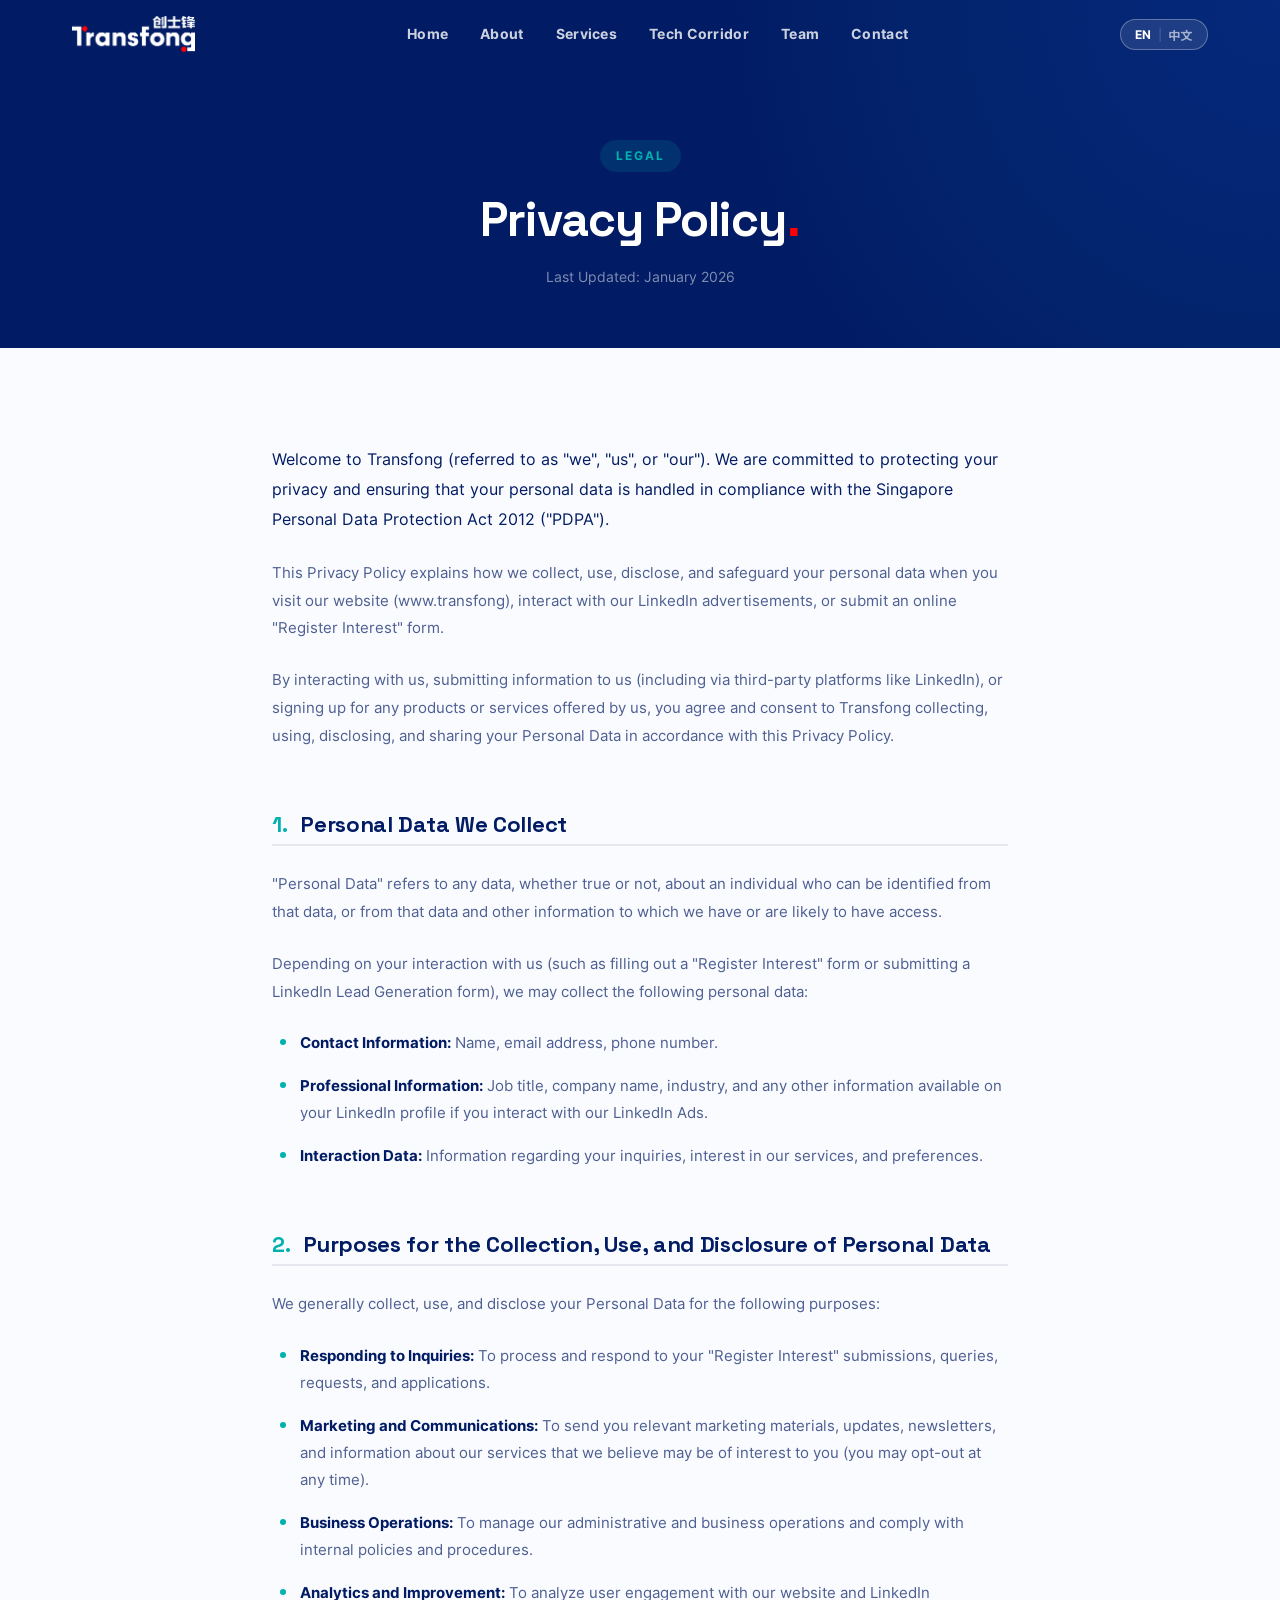
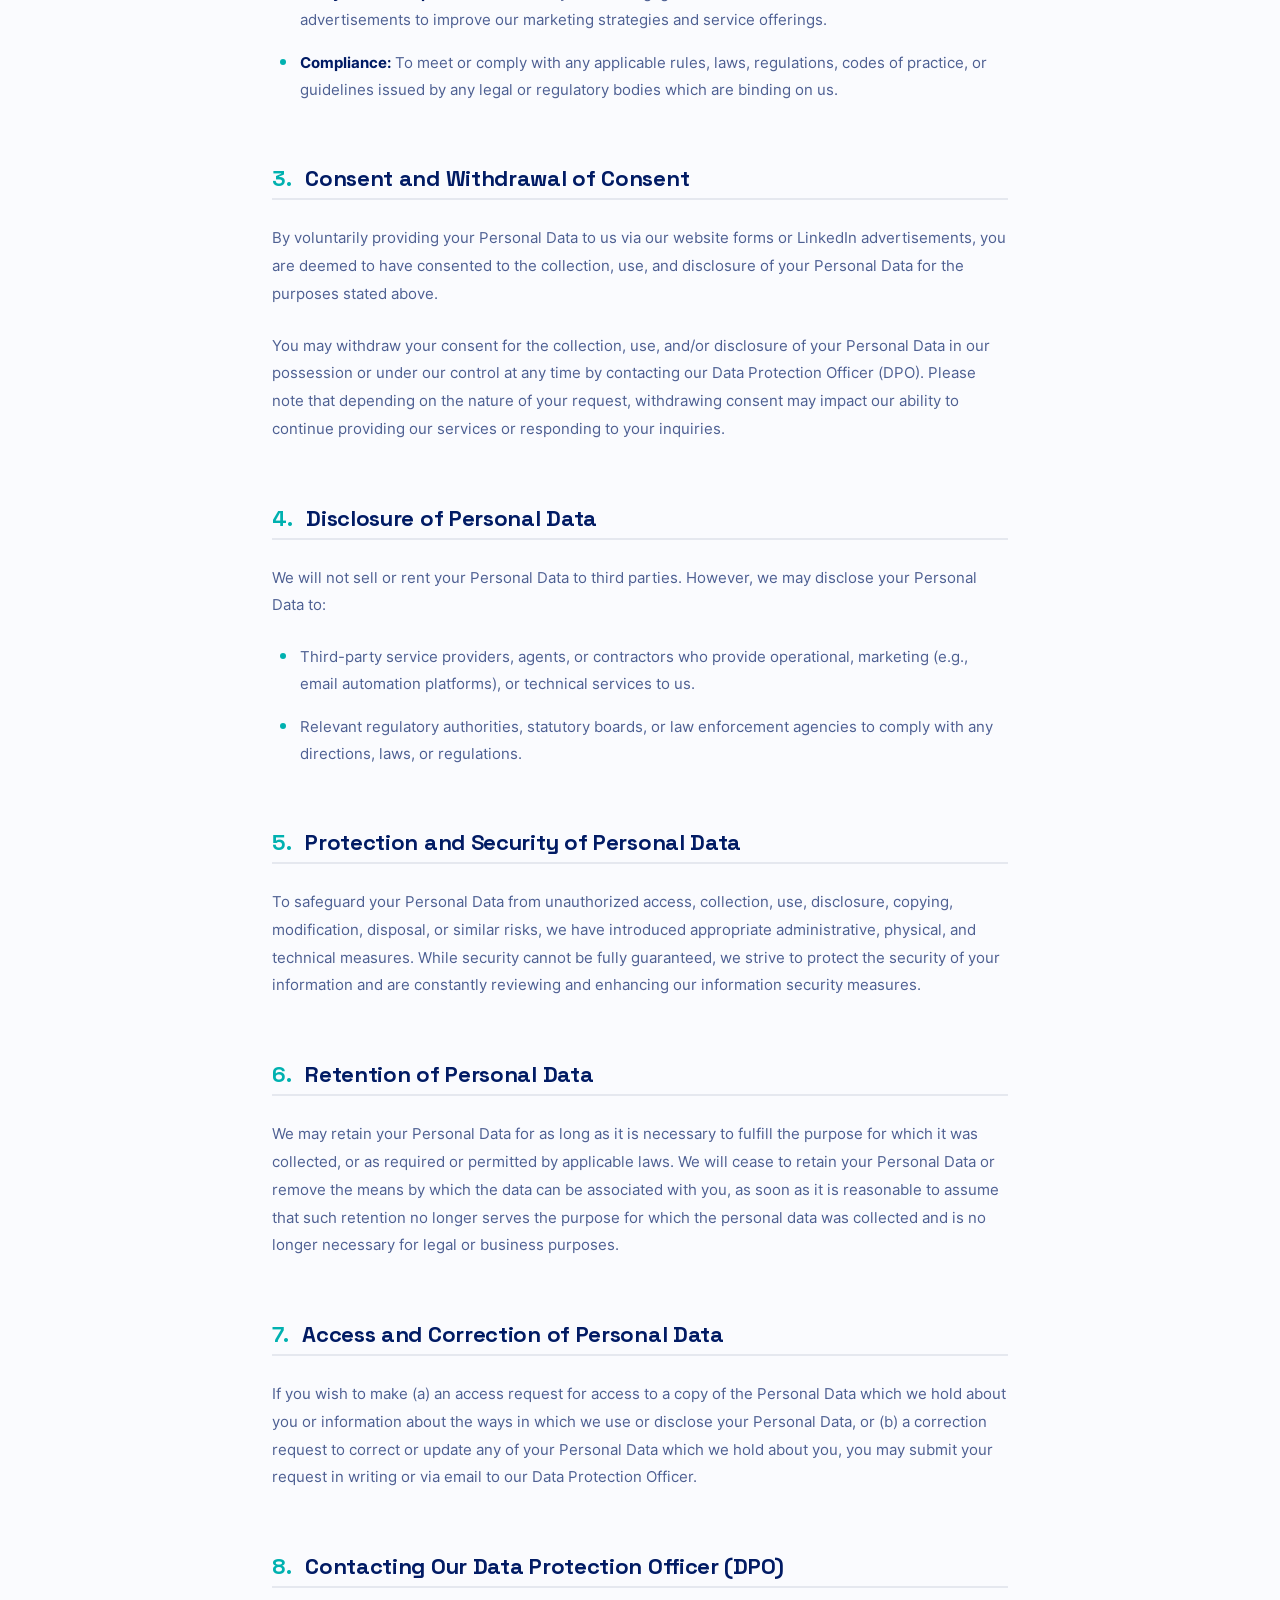
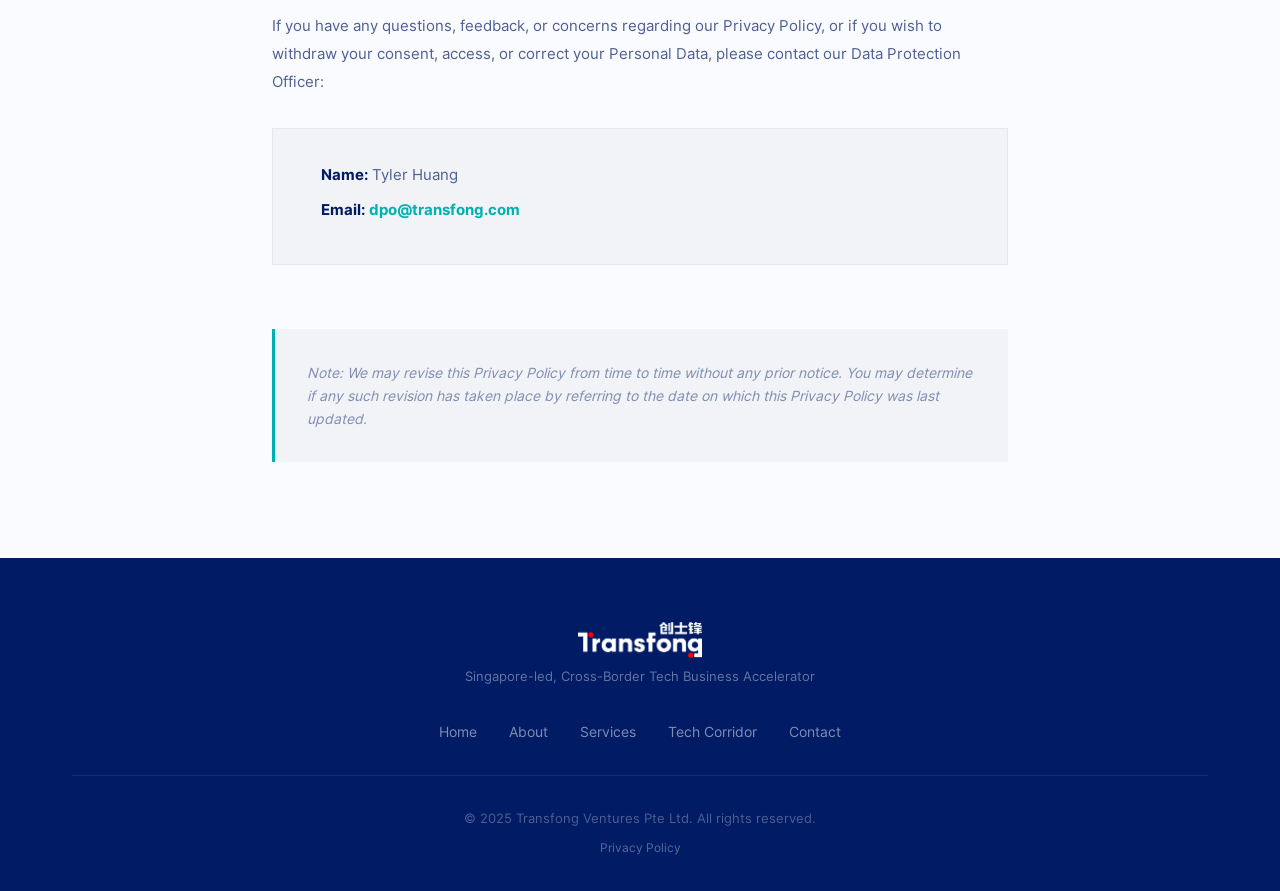
<file: privacy.html>
<!DOCTYPE html>
<html lang="en" data-lang="en">
<head>
    <meta charset="UTF-8">
    <meta name="viewport" content="width=device-width, initial-scale=1.0">
    <title>Privacy Policy — Transfong</title>
    <link rel="icon" type="image/png" href="favicon.png">
    <meta name="description" content="Transfong's Privacy Policy explains how we collect, use, disclose, and safeguard your personal data in compliance with Singapore's PDPA.">
    <meta name="keywords" content="Transfong, privacy policy, PDPA, Singapore, personal data protection">
    <link rel="preload" href="/fonts/SpaceGrotesk-Bold.woff2" as="font" type="font/woff2" crossorigin>
    <link rel="preload" href="/fonts/Inter-Regular.woff2" as="font" type="font/woff2" crossorigin>
    <link rel="stylesheet" href="styles.css">
    <style>
        /* Privacy Page Specific Styles */
        .privacy-hero {
            background: var(--navy);
            padding: 140px 0 60px;
            text-align: center;
            position: relative;
            overflow: hidden;
        }

        .privacy-hero::before {
            content: '';
            position: absolute;
            top: 0;
            right: 0;
            width: 60%;
            height: 100%;
            background: radial-gradient(
                circle at top right,
                rgba(29, 116, 255, 0.15) 0%,
                rgba(36, 172, 251, 0.06) 40%,
                transparent 70%
            );
            pointer-events: none;
        }

        .privacy-hero .section-label {
            background: rgba(0, 177, 176, 0.15);
            color: var(--teal);
        }

        .privacy-hero .section-title {
            color: var(--white);
            margin-bottom: var(--space-md);
        }

        .privacy-hero .privacy-updated {
            font-size: 14px;
            color: rgba(255, 255, 255, 0.5);
            font-weight: 400;
        }

        .privacy-content {
            max-width: 800px;
            margin: 0 auto;
            padding: var(--space-4xl) var(--space-xl);
        }

        .privacy-content p {
            font-size: 15px;
            line-height: 1.85;
            color: var(--text-secondary);
            margin-bottom: var(--space-lg);
        }

        .privacy-content p.privacy-intro {
            font-size: 16px;
            color: var(--text-primary);
            line-height: 1.9;
        }

        .privacy-content h2 {
            font-size: 22px;
            font-weight: 700;
            color: var(--navy);
            margin-top: var(--space-3xl);
            margin-bottom: var(--space-lg);
            padding-bottom: var(--space-sm);
            border-bottom: 2px solid var(--navy-10);
            letter-spacing: -0.3px;
        }

        .privacy-content h2 .section-num {
            color: var(--teal);
            margin-right: 8px;
        }

        .privacy-content ul {
            list-style: none;
            padding: 0;
            margin-bottom: var(--space-lg);
        }

        .privacy-content ul li {
            position: relative;
            padding-left: 28px;
            margin-bottom: var(--space-md);
            font-size: 15px;
            line-height: 1.8;
            color: var(--text-secondary);
        }

        .privacy-content ul li::before {
            content: '';
            position: absolute;
            left: 8px;
            top: 10px;
            width: 6px;
            height: 6px;
            border-radius: 50%;
            background: var(--teal);
        }

        .privacy-content ul li strong {
            color: var(--text-primary);
            font-weight: 700;
        }

        .privacy-content .privacy-note {
            margin-top: var(--space-3xl);
            padding: var(--space-xl);
            background: var(--navy-05);
            border-left: 3px solid var(--teal);
            border-radius: 0;
            font-size: 14px;
            font-style: italic;
            color: var(--text-light);
        }

        .privacy-content .dpo-card {
            margin-top: var(--space-xl);
            padding: var(--space-xl) var(--space-2xl);
            background: var(--navy-05);
            border-radius: 0;
            border: 1px solid var(--border-light);
        }

        .privacy-content .dpo-card p {
            margin-bottom: var(--space-sm);
        }

        .privacy-content .dpo-card strong {
            color: var(--text-primary);
        }

        .privacy-content .dpo-card a {
            color: var(--teal);
            font-weight: 700;
            transition: color var(--duration-fast);
        }

        .privacy-content .dpo-card a:hover {
            color: var(--navy);
        }

        @media (max-width: 768px) {
            .privacy-hero {
                padding: 120px 0 40px;
            }
            .privacy-content {
                padding: var(--space-3xl) var(--space-lg);
            }
            .privacy-content h2 {
                font-size: 19px;
            }
        }
    </style>
</head>
<body>

    <!-- Skip Link for Keyboard Accessibility -->
    <a href="#privacy-content" class="skip-link">Skip to main content</a>

    <!-- ============ NAVIGATION ============ -->
    <nav class="navbar scrolled" id="navbar">
        <div class="nav-inner">
            <a href="index.html" class="nav-logo">
                <img src="pictures/Transfong Chinese Logo - On Blue.png" alt="Transfong" class="nav-logo-img nav-logo-dark" />
                <img src="pictures/Transfong Chinese Logo - On White.png" alt="Transfong" class="nav-logo-img nav-logo-light" />
            </a>
            <div class="nav-links" id="navLinks">
                <a href="index.html" class="nav-link" data-en="Home" data-zh="首页">Home</a>
                <a href="index.html#about" class="nav-link" data-en="About" data-zh="关于我们">About</a>
                <a href="index.html#services" class="nav-link" data-en="Services" data-zh="核心业务">Services</a>
                <a href="https://techcorridor.global/" class="nav-link" target="_blank" rel="noopener" data-en="Tech Corridor" data-zh="Tech Corridor">Tech Corridor</a>
                <a href="index.html#team" class="nav-link" data-en="Team" data-zh="团队">Team</a>
                <a href="index.html#contact" class="nav-link" data-en="Contact" data-zh="联系我们">Contact</a>
            </div>
            <div class="nav-actions">
                <button class="lang-toggle" id="langToggle" aria-label="Toggle Language">
                    <span class="lang-option active" data-lang="en">EN</span>
                    <span class="lang-divider">|</span>
                    <span class="lang-option" data-lang="zh">中文</span>
                </button>
                <button class="nav-burger" id="navBurger" aria-label="Toggle Menu">
                    <span></span>
                    <span></span>
                    <span></span>
                </button>
            </div>
        </div>
    </nav>

    <!-- ============ PRIVACY HERO ============ -->
    <section class="privacy-hero">
        <div class="container">
            <div class="section-header" style="margin-bottom: 0;">
                <span class="section-label" data-en="Legal" data-zh="法律条款">Legal</span>
                <h1 class="section-title" data-en="Privacy Policy" data-zh="隐私政策">Privacy Policy<span class="title-red-dot">.</span></h1>
                <p class="privacy-updated" data-en="Last Updated: January 2026" data-zh="最后更新：2026年1月">Last Updated: January 2026</p>
            </div>
        </div>
    </section>

    <!-- ============ PRIVACY CONTENT ============ -->
    <main class="privacy-content" id="privacy-content">

        <p class="privacy-intro" data-en="Welcome to Transfong (referred to as &quot;we&quot;, &quot;us&quot;, or &quot;our&quot;). We are committed to protecting your privacy and ensuring that your personal data is handled in compliance with the Singapore Personal Data Protection Act 2012 (&quot;PDPA&quot;)." data-zh="欢迎访问Transfong（以下简称"我们"）。我们致力于保护您的隐私，确保您的个人数据按照《新加坡个人数据保护法》（2012年）("PDPA")进行处理。">
            Welcome to Transfong (referred to as "we", "us", or "our"). We are committed to protecting your privacy and ensuring that your personal data is handled in compliance with the Singapore Personal Data Protection Act 2012 ("PDPA").
        </p>

        <p data-en="This Privacy Policy explains how we collect, use, disclose, and safeguard your personal data when you visit our website (www.transfong), interact with our LinkedIn advertisements, or submit an online &quot;Register Interest&quot; form." data-zh="本隐私政策说明了当您访问我们的网站（www.transfong）、与我们的LinkedIn广告互动或提交在线"注册兴趣"表格时，我们如何收集、使用、披露和保护您的个人数据。">
            This Privacy Policy explains how we collect, use, disclose, and safeguard your personal data when you visit our website (www.transfong), interact with our LinkedIn advertisements, or submit an online "Register Interest" form.
        </p>

        <p data-en="By interacting with us, submitting information to us (including via third-party platforms like LinkedIn), or signing up for any products or services offered by us, you agree and consent to Transfong collecting, using, disclosing, and sharing your Personal Data in accordance with this Privacy Policy." data-zh="通过与我们互动、向我们提交信息（包括通过LinkedIn等第三方平台），或注册我们提供的任何产品或服务，即表示您同意并允许Transfong按照本隐私政策收集、使用、披露和共享您的个人数据。">
            By interacting with us, submitting information to us (including via third-party platforms like LinkedIn), or signing up for any products or services offered by us, you agree and consent to Transfong collecting, using, disclosing, and sharing your Personal Data in accordance with this Privacy Policy.
        </p>

        <!-- Section 1 -->
        <h2><span class="section-num">1.</span> Personal Data We Collect</h2>

        <p data-en="&quot;Personal Data&quot; refers to any data, whether true or not, about an individual who can be identified from that data, or from that data and other information to which we have or are likely to have access." data-zh=""个人数据"是指关于某个人的任何数据，无论真实与否，只要能从该数据或从该数据与我们已有或可能获得的其他信息中识别出该个人。">
            "Personal Data" refers to any data, whether true or not, about an individual who can be identified from that data, or from that data and other information to which we have or are likely to have access.
        </p>

        <p data-en="Depending on your interaction with us (such as filling out a &quot;Register Interest&quot; form or submitting a LinkedIn Lead Generation form), we may collect the following personal data:" data-zh="根据您与我们的互动方式（例如填写"注册兴趣"表格或提交LinkedIn潜在客户表格），我们可能会收集以下个人数据：">
            Depending on your interaction with us (such as filling out a "Register Interest" form or submitting a LinkedIn Lead Generation form), we may collect the following personal data:
        </p>

        <ul>
            <li data-en="&lt;strong&gt;Contact Information:&lt;/strong&gt; Name, email address, phone number." data-zh="&lt;strong&gt;联系信息：&lt;/strong&gt;姓名、电子邮件地址、电话号码。">
                <strong>Contact Information:</strong> Name, email address, phone number.
            </li>
            <li data-en="&lt;strong&gt;Professional Information:&lt;/strong&gt; Job title, company name, industry, and any other information available on your LinkedIn profile if you interact with our LinkedIn Ads." data-zh="&lt;strong&gt;职业信息：&lt;/strong&gt;职位、公司名称、行业，以及您与我们的LinkedIn广告互动时LinkedIn个人资料上的其他信息。">
                <strong>Professional Information:</strong> Job title, company name, industry, and any other information available on your LinkedIn profile if you interact with our LinkedIn Ads.
            </li>
            <li data-en="&lt;strong&gt;Interaction Data:&lt;/strong&gt; Information regarding your inquiries, interest in our services, and preferences." data-zh="&lt;strong&gt;互动数据：&lt;/strong&gt;有关您的咨询、对我们服务的兴趣和偏好的信息。">
                <strong>Interaction Data:</strong> Information regarding your inquiries, interest in our services, and preferences.
            </li>
        </ul>

        <!-- Section 2 -->
        <h2><span class="section-num">2.</span> Purposes for the Collection, Use, and Disclosure of Personal Data</h2>

        <p data-en="We generally collect, use, and disclose your Personal Data for the following purposes:" data-zh="我们通常基于以下目的收集、使用和披露您的个人数据：">
            We generally collect, use, and disclose your Personal Data for the following purposes:
        </p>

        <ul>
            <li data-en="&lt;strong&gt;Responding to Inquiries:&lt;/strong&gt; To process and respond to your &quot;Register Interest&quot; submissions, queries, requests, and applications." data-zh="&lt;strong&gt;回复咨询：&lt;/strong&gt;处理和回复您的"注册兴趣"提交、查询、请求和申请。">
                <strong>Responding to Inquiries:</strong> To process and respond to your "Register Interest" submissions, queries, requests, and applications.
            </li>
            <li data-en="&lt;strong&gt;Marketing and Communications:&lt;/strong&gt; To send you relevant marketing materials, updates, newsletters, and information about our services that we believe may be of interest to you (you may opt-out at any time)." data-zh="&lt;strong&gt;营销通讯：&lt;/strong&gt;向您发送我们认为您可能感兴趣的相关营销材料、更新、通讯和服务信息（您可以随时选择退出）。">
                <strong>Marketing and Communications:</strong> To send you relevant marketing materials, updates, newsletters, and information about our services that we believe may be of interest to you (you may opt-out at any time).
            </li>
            <li data-en="&lt;strong&gt;Business Operations:&lt;/strong&gt; To manage our administrative and business operations and comply with internal policies and procedures." data-zh="&lt;strong&gt;业务运营：&lt;/strong&gt;管理我们的行政和业务运营，遵守内部政策和程序。">
                <strong>Business Operations:</strong> To manage our administrative and business operations and comply with internal policies and procedures.
            </li>
            <li data-en="&lt;strong&gt;Analytics and Improvement:&lt;/strong&gt; To analyze user engagement with our website and LinkedIn advertisements to improve our marketing strategies and service offerings." data-zh="&lt;strong&gt;分析改进：&lt;/strong&gt;分析用户与我们网站和LinkedIn广告的互动，以改善我们的营销策略和服务内容。">
                <strong>Analytics and Improvement:</strong> To analyze user engagement with our website and LinkedIn advertisements to improve our marketing strategies and service offerings.
            </li>
            <li data-en="&lt;strong&gt;Compliance:&lt;/strong&gt; To meet or comply with any applicable rules, laws, regulations, codes of practice, or guidelines issued by any legal or regulatory bodies which are binding on us." data-zh="&lt;strong&gt;合规：&lt;/strong&gt;遵守任何适用的规则、法律、法规、行业准则或法律监管机构发布的对我们有约束力的指导方针。">
                <strong>Compliance:</strong> To meet or comply with any applicable rules, laws, regulations, codes of practice, or guidelines issued by any legal or regulatory bodies which are binding on us.
            </li>
        </ul>

        <!-- Section 3 -->
        <h2><span class="section-num">3.</span> Consent and Withdrawal of Consent</h2>

        <p data-en="By voluntarily providing your Personal Data to us via our website forms or LinkedIn advertisements, you are deemed to have consented to the collection, use, and disclosure of your Personal Data for the purposes stated above." data-zh="通过我们的网站表格或LinkedIn广告自愿向我们提供您的个人数据，即视为您同意我们基于上述目的收集、使用和披露您的个人数据。">
            By voluntarily providing your Personal Data to us via our website forms or LinkedIn advertisements, you are deemed to have consented to the collection, use, and disclosure of your Personal Data for the purposes stated above.
        </p>

        <p data-en="You may withdraw your consent for the collection, use, and/or disclosure of your Personal Data in our possession or under our control at any time by contacting our Data Protection Officer (DPO). Please note that depending on the nature of your request, withdrawing consent may impact our ability to continue providing our services or responding to your inquiries." data-zh="您可以随时联系我们的数据保护官（DPO），撤回对我们持有或控制的您个人数据的收集、使用和/或披露的同意。请注意，根据您请求的性质，撤回同意可能会影响我们继续为您提供服务或回复您咨询的能力。">
            You may withdraw your consent for the collection, use, and/or disclosure of your Personal Data in our possession or under our control at any time by contacting our Data Protection Officer (DPO). Please note that depending on the nature of your request, withdrawing consent may impact our ability to continue providing our services or responding to your inquiries.
        </p>

        <!-- Section 4 -->
        <h2><span class="section-num">4.</span> Disclosure of Personal Data</h2>

        <p data-en="We will not sell or rent your Personal Data to third parties. However, we may disclose your Personal Data to:" data-zh="我们不会向第三方出售或出租您的个人数据。但我们可能会向以下方披露您的个人数据：">
            We will not sell or rent your Personal Data to third parties. However, we may disclose your Personal Data to:
        </p>

        <ul>
            <li data-en="Third-party service providers, agents, or contractors who provide operational, marketing (e.g., email automation platforms), or technical services to us." data-zh="为我们提供运营、营销（如电子邮件自动化平台）或技术服务的第三方服务提供商、代理或承包商。">
                Third-party service providers, agents, or contractors who provide operational, marketing (e.g., email automation platforms), or technical services to us.
            </li>
            <li data-en="Relevant regulatory authorities, statutory boards, or law enforcement agencies to comply with any directions, laws, or regulations." data-zh="相关监管机构、法定委员会或执法机构，以遵守任何指令、法律或法规。">
                Relevant regulatory authorities, statutory boards, or law enforcement agencies to comply with any directions, laws, or regulations.
            </li>
        </ul>

        <!-- Section 5 -->
        <h2><span class="section-num">5.</span> Protection and Security of Personal Data</h2>

        <p data-en="To safeguard your Personal Data from unauthorized access, collection, use, disclosure, copying, modification, disposal, or similar risks, we have introduced appropriate administrative, physical, and technical measures. While security cannot be fully guaranteed, we strive to protect the security of your information and are constantly reviewing and enhancing our information security measures." data-zh="为保护您的个人数据免受未经授权的访问、收集、使用、披露、复制、修改、处置或类似风险，我们已采取适当的行政、物理和技术措施。虽然安全性无法完全保证，但我们努力保护您信息的安全，并不断审查和加强我们的信息安全措施。">
            To safeguard your Personal Data from unauthorized access, collection, use, disclosure, copying, modification, disposal, or similar risks, we have introduced appropriate administrative, physical, and technical measures. While security cannot be fully guaranteed, we strive to protect the security of your information and are constantly reviewing and enhancing our information security measures.
        </p>

        <!-- Section 6 -->
        <h2><span class="section-num">6.</span> Retention of Personal Data</h2>

        <p data-en="We may retain your Personal Data for as long as it is necessary to fulfill the purpose for which it was collected, or as required or permitted by applicable laws. We will cease to retain your Personal Data or remove the means by which the data can be associated with you, as soon as it is reasonable to assume that such retention no longer serves the purpose for which the personal data was collected and is no longer necessary for legal or business purposes." data-zh="我们可能会保留您的个人数据，直到实现收集目的所需的时间，或适用法律要求或允许的时间。一旦合理认定此类保留不再服务于收集个人数据的目的，且不再是法律或商业目的所必需，我们将停止保留您的个人数据或删除可将数据与您关联的方式。">
            We may retain your Personal Data for as long as it is necessary to fulfill the purpose for which it was collected, or as required or permitted by applicable laws. We will cease to retain your Personal Data or remove the means by which the data can be associated with you, as soon as it is reasonable to assume that such retention no longer serves the purpose for which the personal data was collected and is no longer necessary for legal or business purposes.
        </p>

        <!-- Section 7 -->
        <h2><span class="section-num">7.</span> Access and Correction of Personal Data</h2>

        <p data-en="If you wish to make (a) an access request for access to a copy of the Personal Data which we hold about you or information about the ways in which we use or disclose your Personal Data, or (b) a correction request to correct or update any of your Personal Data which we hold about you, you may submit your request in writing or via email to our Data Protection Officer." data-zh="如果您希望（a）申请访问我们持有的关于您的个人数据副本或我们使用或披露您个人数据的方式信息，或（b）申请更正或更新我们持有的关于您的任何个人数据，您可以书面或通过电子邮件向我们的数据保护官提交请求。">
            If you wish to make (a) an access request for access to a copy of the Personal Data which we hold about you or information about the ways in which we use or disclose your Personal Data, or (b) a correction request to correct or update any of your Personal Data which we hold about you, you may submit your request in writing or via email to our Data Protection Officer.
        </p>

        <!-- Section 8 -->
        <h2><span class="section-num">8.</span> Contacting Our Data Protection Officer (DPO)</h2>

        <p data-en="If you have any questions, feedback, or concerns regarding our Privacy Policy, or if you wish to withdraw your consent, access, or correct your Personal Data, please contact our Data Protection Officer:" data-zh="如果您对我们的隐私政策有任何疑问、反馈或关切，或者您希望撤回同意、访问或更正您的个人数据，请联系我们的数据保护官：">
            If you have any questions, feedback, or concerns regarding our Privacy Policy, or if you wish to withdraw your consent, access, or correct your Personal Data, please contact our Data Protection Officer:
        </p>

        <div class="dpo-card">
            <p><strong data-en="Name:" data-zh="姓名：">Name:</strong> Tyler Huang</p>
            <p><strong data-en="Email:" data-zh="邮箱：">Email:</strong> <a href="mailto:dpo@transfong.com">dpo@transfong.com</a></p>
        </div>

        <div class="privacy-note" data-en="Note: We may revise this Privacy Policy from time to time without any prior notice. You may determine if any such revision has taken place by referring to the date on which this Privacy Policy was last updated." data-zh="注意：我们可能会不时修订本隐私政策，恕不另行通知。您可以参阅本隐私政策最后更新的日期，以确定是否已进行修订。">
            Note: We may revise this Privacy Policy from time to time without any prior notice. You may determine if any such revision has taken place by referring to the date on which this Privacy Policy was last updated.
        </div>

    </main>

    <!-- ============ FOOTER ============ -->
    <footer class="footer">
        <div class="container">
            <div class="footer-inner">
                <div class="footer-brand">
                    <img src="pictures/Transfong Chinese Logo - On Blue.png" alt="Transfong" class="footer-logo-img" />
                    <p class="footer-tagline" data-en="Singapore-led, Cross-Border Tech Business Accelerator" data-zh="以新加坡为支点的跨境科技业务推动者">Singapore-led, Cross-Border Tech Business Accelerator</p>
                </div>
                <div class="footer-links">
                    <a href="index.html" data-en="Home" data-zh="首页">Home</a>
                    <a href="index.html#about" data-en="About" data-zh="关于我们">About</a>
                    <a href="index.html#services" data-en="Services" data-zh="核心业务">Services</a>
                    <a href="https://techcorridor.global/" target="_blank" rel="noopener" data-en="Tech Corridor" data-zh="Tech Corridor">Tech Corridor</a>
                    <a href="index.html#contact" data-en="Contact" data-zh="联系我们">Contact</a>
                </div>
                <div class="footer-bottom">
                    <p>&copy; 2025 Transfong Ventures Pte Ltd. <span data-en="All rights reserved." data-zh="版权所有。">All rights reserved.</span></p>
                    <p class="footer-legal-links">
                        <a href="privacy.html" data-en="Privacy Policy" data-zh="隐私政策">Privacy Policy</a>
                    </p>
                </div>
            </div>
        </div>
    </footer>

    <script src="script.js"></script>
</body>
</html>
</file>
<file: styles.css>
/* ============================================
   TRANSFONG CORPORATE WEBSITE — DESIGN SYSTEM
   ============================================ */

/* ============================================
   SELF-HOSTED WEBFONTS
   Space Grotesk = display/headings · Inter = subtitles + body
   Noto Sans SC  = all Chinese (unicode-range gated: Latin-only
   pages never download it). Only 400 and 700 exist — never use
   300/500/600/800/900. Regenerate with ./build-fonts.sh
   ============================================ */
@font-face {
    font-family: 'Space Grotesk';
    src: url('/fonts/SpaceGrotesk-Regular.woff2') format('woff2');
    font-weight: 400; font-style: normal; font-display: swap;
}
@font-face {
    font-family: 'Space Grotesk';
    src: url('/fonts/SpaceGrotesk-Bold.woff2') format('woff2');
    font-weight: 700; font-style: normal; font-display: swap;
}
@font-face {
    font-family: 'Inter';
    src: url('/fonts/Inter-Regular.woff2') format('woff2');
    font-weight: 400; font-style: normal; font-display: swap;
}
@font-face {
    font-family: 'Inter';
    src: url('/fonts/Inter-Bold.woff2') format('woff2');
    font-weight: 700; font-style: normal; font-display: swap;
}
@font-face {
    font-family: 'Noto Sans SC';
    src: url('/fonts/NotoSansSC-Regular.woff2') format('woff2');
    font-weight: 400; font-style: normal; font-display: swap;
    unicode-range: U+2E80-9FFF, U+3000-303F, U+FF00-FFEF, U+4E00-9FFF;
}
@font-face {
    font-family: 'Noto Sans SC';
    src: url('/fonts/NotoSansSC-Bold.woff2') format('woff2');
    font-weight: 700; font-style: normal; font-display: swap;
    unicode-range: U+2E80-9FFF, U+3000-303F, U+FF00-FFEF, U+4E00-9FFF;
}

/* Chinese that shows even in English mode (the 中文 toggle and Chinese company
   names). Declared AFTER the full CJK faces above and scoped to just those
   codepoints, so an English visitor downloads ~8 KB instead of ~520 KB.
   Regenerated by ./build-fonts.sh — re-run it if that always-visible text changes. */
@font-face {
    font-family: 'Noto Sans SC';
    src: url('/fonts/UI-NotoSansSC-Regular.woff2') format('woff2');
    font-weight: 400; font-style: normal; font-display: swap;
    unicode-range: U+4E2D,U+4E91,U+4EBA,U+521B,U+52A8,U+5316,U+535A,U+539F,U+5668,U+571F,U+5757,U+57C3,U+57FA,U+58EB,U+5927,U+5934,U+5B50,U+5DE8,U+6280,U+6570,U+6587,U+65AF,U+65B0,U+661F,U+667A,U+6717,U+673A,U+6CC9,U+6CD5,U+6D77,U+754C,U+77E5,U+7845,U+79D1,U+7A7A,U+7F9A,U+80B4,U+80FD,U+81EA,U+87F9,U+89C6,U+8DC3,U+950B,U+95F4,U+987F,U+9A71,U+9A7E,U+9B54;
}
@font-face {
    font-family: 'Noto Sans SC';
    src: url('/fonts/UI-NotoSansSC-Bold.woff2') format('woff2');
    font-weight: 700; font-style: normal; font-display: swap;
    unicode-range: U+4E2D,U+4E91,U+4EBA,U+521B,U+52A8,U+5316,U+535A,U+539F,U+5668,U+571F,U+5757,U+57C3,U+57FA,U+58EB,U+5927,U+5934,U+5B50,U+5DE8,U+6280,U+6570,U+6587,U+65AF,U+65B0,U+661F,U+667A,U+6717,U+673A,U+6CC9,U+6CD5,U+6D77,U+754C,U+77E5,U+7845,U+79D1,U+7A7A,U+7F9A,U+80B4,U+80FD,U+81EA,U+87F9,U+89C6,U+8DC3,U+950B,U+95F4,U+987F,U+9A71,U+9A7E,U+9B54;
}

/* --- CSS Custom Properties --- */
:root {
    /* Primary */
    --navy: #011B64;
    --red: #FF0006;
    --white: #FFFFFF;

    /* Secondary */
    --teal: #00B1B0;
    --purple: #6779BD;

    /* Navy Tints */
    --navy-90: #1A3173;
    --navy-80: #344983;
    --navy-70: #4D5F92;
    --navy-60: #6776A2;
    --navy-50: #808DB1;
    --navy-40: #99A4C1;
    --navy-30: #B2BAD0;
    --navy-20: #CCD1E0;
    --navy-10: #E5E8EF;
    --navy-05: #F2F3F7;

    /* Functional */
    --bg-primary: #FAFBFE;
    --bg-section: #F2F3F7;
    --text-primary: #011B64;
    --text-secondary: #4D5F92;
    --text-light: #808DB1;
    --border-light: #E5E8EF;

    /* Typography */
    --font-display:  'Space Grotesk', 'Noto Sans SC', system-ui, -apple-system, 'Segoe UI', sans-serif;
    --font-subtitle: 'Inter', 'Noto Sans SC', system-ui, -apple-system, 'Segoe UI', sans-serif;
    --font-body:     'Inter', 'Noto Sans SC', system-ui, -apple-system, 'Segoe UI', sans-serif;
    --font-cjk:      'Noto Sans SC', sans-serif;

    /* Spacing */
    --space-xs: 0.25rem;
    --space-sm: 0.5rem;
    --space-md: 1rem;
    --space-lg: 1.5rem;
    --space-xl: 2rem;
    --space-2xl: 3rem;
    --space-3xl: 4rem;
    --space-4xl: 6rem;
    --space-5xl: 8rem;

    /* Border Radius */
    /* Sharp-corner design: cards/panels/chips are square.
       --radius-full stays for pills (buttons, labels, toggles). */
    --radius-sm: 0;
    --radius-md: 0;
    --radius-lg: 0;
    --radius-xl: 0;
    --radius-full: 9999px;

    /* Shadows */
    --shadow-sm: 0 1px 3px rgba(1, 27, 100, 0.06);
    --shadow-md: 0 4px 16px rgba(1, 27, 100, 0.08);
    --shadow-lg: 0 8px 32px rgba(1, 27, 100, 0.1);
    --shadow-xl: 0 16px 48px rgba(1, 27, 100, 0.12);

    /* Transitions */
    --ease-out: cubic-bezier(0.16, 1, 0.3, 1);
    --ease-spring: cubic-bezier(0.34, 1.56, 0.64, 1);
    --duration-fast: 200ms;
    --duration-normal: 400ms;
    --duration-slow: 600ms;
}

/* --- Reset & Base --- */
*, *::before, *::after {
    margin: 0;
    padding: 0;
    box-sizing: border-box;
}

html {
    scroll-behavior: smooth;
}

body {
    font-family: var(--font-body);
    font-size: 16px;
    line-height: 1.7;
    color: var(--text-primary);
    background: var(--bg-primary);
    overflow-x: hidden;
}

a {
    text-decoration: none;
    color: inherit;
}

button {
    border: none;
    background: none;
    cursor: pointer;
    font-family: inherit;
}

img {
    max-width: 100%;
    display: block;
}

.container {
    max-width: 1200px;
    margin: 0 auto;
    padding: 0 var(--space-xl);
}

/* ============================================
   NAVIGATION
   ============================================ */
.navbar {
    position: fixed;
    top: 0;
    left: 0;
    right: 0;
    z-index: 1000;
    padding: var(--space-md) 0;
    transition: all var(--duration-normal) var(--ease-out);
    background: transparent;
}

.navbar.scrolled {
    background: rgba(250, 251, 254, 0.92);
    backdrop-filter: blur(20px);
    -webkit-backdrop-filter: blur(20px);
    border-bottom: 1px solid var(--border-light);
    padding: var(--space-sm) 0;
}

.nav-inner {
    max-width: 1200px;
    margin: 0 auto;
    padding: 0 var(--space-xl);
    display: flex;
    align-items: center;
    justify-content: space-between;
}

.nav-logo {
    display: flex;
    align-items: center;
    gap: var(--space-sm);
    z-index: 10;
}

.nav-logo-img {
    height: 36px;
    width: auto;
    transition: filter var(--duration-normal) var(--ease-out);
}

.navbar:not(.scrolled) .nav-logo-light { display: none; }
.navbar:not(.scrolled) .nav-logo-dark { display: block; }
.navbar.scrolled .nav-logo-dark { display: none; }
.navbar.scrolled .nav-logo-light { display: block; }

.logo-mark {
    width: 36px;
    height: 36px;
    background: var(--navy);
    border-radius: 0;
    display: flex;
    align-items: center;
    justify-content: center;
    position: relative;
}

.logo-t {
    color: var(--white);
    font-weight: 700;
    font-size: 18px;
    letter-spacing: -0.5px;
}

.logo-dot {
    position: absolute;
    width: 6px;
    height: 6px;
    background: var(--red);
    border-radius: 50%;
    bottom: 5px;
    right: 5px;
}

.logo-text {
    font-weight: 700;
    font-size: 16px;
    letter-spacing: 2px;
    color: var(--navy);
}

.navbar:not(.scrolled) .logo-text {
    color: var(--white);
}

.navbar:not(.scrolled) .logo-mark {
    background: rgba(255, 255, 255, 0.15);
    border: 1px solid rgba(255, 255, 255, 0.25);
}

.nav-links {
    display: flex;
    align-items: center;
    gap: var(--space-xl);
}

.nav-link {
    font-size: 14px;
    font-weight: 400;
    letter-spacing: 0.3px;
    color: var(--text-secondary);
    transition: color var(--duration-fast) var(--ease-out);
    position: relative;
}

.navbar:not(.scrolled) .nav-link {
    color: rgba(255, 255, 255, 0.8);
}

.navbar:not(.scrolled) .nav-link:hover {
    color: var(--white);
}

.nav-link::after {
    content: '';
    position: absolute;
    bottom: -4px;
    left: 0;
    width: 0;
    height: 2px;
    background: var(--red);
    transition: width var(--duration-normal) var(--ease-out);
}

.nav-link:hover::after {
    width: 100%;
}

.nav-link:hover {
    color: var(--navy);
}

.nav-actions {
    display: flex;
    align-items: center;
    gap: var(--space-md);
    z-index: 10;
}

.lang-toggle {
    display: flex;
    align-items: center;
    white-space: nowrap;
    gap: 6px;
    padding: 6px 14px;
    border-radius: var(--radius-full);
    border: 1px solid var(--border-light);
    background: rgba(255, 255, 255, 0.1);
    transition: all var(--duration-fast) var(--ease-out);
}

.navbar:not(.scrolled) .lang-toggle {
    border-color: rgba(255, 255, 255, 0.3);
}

.lang-option {
    font-size: 12px;
    font-weight: 700;
    letter-spacing: 0.5px;
    color: var(--text-light);
    cursor: pointer;
    transition: color var(--duration-fast);
}

.navbar:not(.scrolled) .lang-option {
    color: rgba(255, 255, 255, 0.6);
}

.lang-option.active {
    color: var(--red);
}

.navbar:not(.scrolled) .lang-option.active {
    color: var(--white);
}

.lang-divider {
    font-size: 12px;
    color: var(--text-light);
    opacity: 0.4;
}

.navbar:not(.scrolled) .lang-divider {
    color: rgba(255, 255, 255, 0.3);
}

.nav-burger {
    display: none;
    flex-direction: column;
    gap: 5px;
    width: 24px;
    padding: 2px 0;
}

.nav-burger span {
    display: block;
    width: 100%;
    height: 2px;
    background: var(--navy);
    border-radius: 0;
    transition: all var(--duration-fast) var(--ease-out);
}

.navbar:not(.scrolled) .nav-burger span {
    background: var(--white);
}

.nav-burger.active span:nth-child(1) {
    transform: rotate(45deg) translateY(7px);
}

.nav-burger.active span:nth-child(2) {
    opacity: 0;
}

.nav-burger.active span:nth-child(3) {
    transform: rotate(-45deg) translateY(-7px);
}


/* ============================================
   HERO SECTION
   ============================================ */
.hero {
    min-height: 100vh;
    background: var(--navy);
    position: relative;
    display: flex;
    align-items: center;
    overflow: hidden;
}

/* Photo-based hero */
.hero--photo .hero-bg-photo {
    position: absolute;
    inset: 0;
    width: 100%;
    height: 100%;
    object-fit: cover;
}

.hero--photo .hero-bg-overlay {
    position: absolute;
    inset: 0;
    background: linear-gradient(
        180deg,
        rgba(1, 27, 100, 0.55) 0%,
        rgba(1, 27, 100, 0.75) 60%,
        rgba(1, 27, 100, 0.9) 100%
    );
}

.hero-bg {
    position: absolute;
    inset: 0;
    overflow: hidden;
}

/* Sunshine — subtle gradient lighting in upper right */
.hero-sunshine {
    /* Spans the whole hero: a partial box would clip the gradient and leave
       a visible vertical seam, most noticeable on narrow screens. */
    position: absolute;
    inset: 0;
    background: radial-gradient(
        circle at 100% 0%,
        rgba(29, 116, 255, 0.25) 0%,
        rgba(36, 172, 251, 0.1) 40%,
        transparent 72%
    );
    pointer-events: none;
    z-index: 1;
}

.hero-sunshine-rays {
    display: none;
}

.hero-grid-lines {
    position: absolute;
    inset: 0;
    background-image:
        linear-gradient(rgba(255, 255, 255, 0.03) 1px, transparent 1px),
        linear-gradient(90deg, rgba(255, 255, 255, 0.03) 1px, transparent 1px);
    background-size: 60px 60px;
}

.hero-orb {
    position: absolute;
    border-radius: 50%;
    filter: blur(80px);
    opacity: 0.3;
}

.hero-orb-1 {
    width: 600px;
    height: 600px;
    background: var(--teal);
    top: -200px;
    right: -100px;
    animation: orbFloat1 20s ease-in-out infinite;
}

.hero-orb-2 {
    width: 400px;
    height: 400px;
    background: var(--purple);
    bottom: -100px;
    left: -100px;
    animation: orbFloat2 25s ease-in-out infinite;
}

.hero-orb-3 {
    width: 300px;
    height: 300px;
    background: var(--red);
    top: 50%;
    left: 50%;
    transform: translate(-50%, -50%);
    opacity: 0.1;
    animation: orbFloat3 18s ease-in-out infinite;
}

@keyframes orbFloat1 {
    0%, 100% { transform: translate(0, 0); }
    33% { transform: translate(-40px, 60px); }
    66% { transform: translate(30px, -40px); }
}

@keyframes orbFloat2 {
    0%, 100% { transform: translate(0, 0); }
    50% { transform: translate(50px, -30px); }
}

@keyframes orbFloat3 {
    0%, 100% { transform: translate(-50%, -50%) scale(1); }
    50% { transform: translate(-50%, -50%) scale(1.3); }
}

.hero-content {
    position: relative;
    z-index: 1;
    max-width: 1200px;
    margin: 0 auto;
    padding: 140px var(--space-xl) var(--space-4xl);
    width: 100%;
}

.hero-badge {
    display: inline-flex;
    align-items: center;
    gap: 8px;
    padding: 8px 18px;
    background: rgba(255, 255, 255, 0.08);
    border: 1px solid rgba(255, 255, 255, 0.12);
    border-radius: var(--radius-full);
    font-size: 13px;
    font-weight: 400;
    color: rgba(255, 255, 255, 0.8);
    letter-spacing: 0.5px;
    margin-bottom: var(--space-xl);
    opacity: 0;
    transform: translateY(20px);
    animation: fadeUp 0.8s var(--ease-out) 0.2s forwards;
}

.hero-badge-dot {
    width: 6px;
    height: 6px;
    background: var(--teal);
    border-radius: 50%;
    animation: pulse 2s ease-in-out infinite;
}

@keyframes pulse {
    0%, 100% { opacity: 1; }
    50% { opacity: 0.4; }
}

.hero-title {
    margin-bottom: var(--space-xl);
}

.hero-title-line {
    display: block;
    font-size: clamp(40px, 7vw, 80px);
    font-weight: 700;
    line-height: 1.08;
    color: var(--white);
    letter-spacing: -2px;
    opacity: 0;
    transform: translateY(40px);
}

.hero-title-line:nth-child(1) { animation: fadeUp 0.8s var(--ease-out) 0.4s forwards; }
.hero-title-line:nth-child(2) { animation: fadeUp 0.8s var(--ease-out) 0.55s forwards; }
.hero-title-line:nth-child(3) { animation: fadeUp 0.8s var(--ease-out) 0.7s forwards; }

.hero-title-accent {
    background: linear-gradient(135deg, var(--teal), var(--purple));
    -webkit-background-clip: text;
    -webkit-text-fill-color: transparent;
    background-clip: text;
}

.hero-subtitle {
    font-size: clamp(16px, 2vw, 19px);
    color: rgba(255, 255, 255, 0.6);
    max-width: 580px;
    line-height: 1.7;
    margin-bottom: var(--space-2xl);
    opacity: 0;
    transform: translateY(20px);
    animation: fadeUp 0.8s var(--ease-out) 0.85s forwards;
}

.hero-ctas {
    display: flex;
    gap: var(--space-md);
    margin-bottom: var(--space-2xl);
    opacity: 0;
    transform: translateY(20px);
    animation: fadeUp 0.8s var(--ease-out) 1s forwards;
}

/* Elena Chat Bubble CTA */
.chat-bubble-cta {
    display: inline-flex;
    align-items: center;
    gap: 16px;
    background: transparent;
    text-decoration: none;
    transition: transform var(--duration-normal) var(--ease-out);
}

.chat-bubble-cta:hover {
    transform: translateY(-4px);
}

.chat-avatar-wrapper {
    position: relative;
    display: flex;
    flex-direction: column;
    align-items: center;
}

.chat-avatar {
    width: 110px;
    height: 110px;
    border-radius: 50%;
    object-fit: cover;
    border: 3px solid var(--white);
    box-shadow: 0 4px 15px rgba(0,0,0,0.2);
}

.chat-avatar-name {
    font-size: 13px;
    font-weight: 700;
    color: var(--navy);
    background: var(--white);
    padding: 2px 10px;
    border-radius: 0;
    box-shadow: 0 2px 8px rgba(0,0,0,0.15);
    margin-top: -12px;
    z-index: 2;
}

.chat-bubble {
    position: relative;
    background: var(--white);
    color: var(--navy);
    padding: 14px 24px;
    border-radius: 0;
    font-size: 16px;
    font-weight: 700;
    box-shadow: 0 4px 20px rgba(0,0,0,0.15);
    transition: all var(--duration-normal) var(--ease-out);
}

.chat-bubble-cta:hover .chat-bubble {
    color: var(--red);
    box-shadow: 0 8px 25px rgba(0,0,0,0.2);
}

.chat-bubble::before {
    content: '';
    position: absolute;
    left: -8px;
    top: 50%;
    transform: translateY(-50%);
    border-top: 8px solid transparent;
    border-bottom: 8px solid transparent;
    border-right: 8px solid var(--white);
}

/* Red dot brand accent — matches Transfong logo */
.title-red-dot {
    color: var(--red);
    font-weight: 700;
    font-size: 1.1em;
    font-family: 'Arial Rounded MT Bold', 'Nunito', 'Varela Round', sans-serif;
}

.hero-title .title-red-dot {
    font-size: 0.8em;
    -webkit-text-fill-color: var(--red);
}

@keyframes fadeUp {
    to {
        opacity: 1;
        transform: translateY(0);
    }
}

/* Buttons */
.btn {
    display: inline-flex;
    align-items: center;
    gap: 8px;
    padding: 14px 28px;
    border-radius: var(--radius-full);
    font-size: 14px;
    font-weight: 700;
    letter-spacing: 0.3px;
    transition: all var(--duration-normal) var(--ease-out);
}

.btn-primary {
    background: var(--red);
    color: var(--white);
    box-shadow: 0 4px 20px rgba(255, 0, 6, 0.3);
}

.btn-primary:hover {
    background: #e60005;
    transform: translateY(-2px);
    box-shadow: 0 8px 30px rgba(255, 0, 6, 0.4);
}

.btn-outline {
    border: 1px solid rgba(255, 255, 255, 0.3);
    color: var(--white);
}

.btn-outline:hover {
    border-color: var(--white);
    background: rgba(255, 255, 255, 0.08);
    transform: translateY(-2px);
}

/* Hero Vision Strip */
.hero-vision-strip {
    display: grid;
    grid-template-columns: repeat(3, 1fr);
    gap: var(--space-lg);
    opacity: 0;
    transform: translateY(30px);
    animation: fadeUp 0.8s var(--ease-out) 1.2s forwards;
}

.vision-card {
    padding: var(--space-xl);
    background: rgba(255, 255, 255, 0.04);
    border: 1px solid rgba(255, 255, 255, 0.08);
    border-radius: 0;
    transition: all var(--duration-normal) var(--ease-out);
    backdrop-filter: blur(10px);
}

.vision-card:hover {
    background: rgba(255, 255, 255, 0.08);
    border-color: rgba(255, 255, 255, 0.15);
    transform: translateY(-4px);
}

.vision-icon {
    width: 40px;
    height: 40px;
    color: var(--teal);
    margin-bottom: var(--space-md);
}

.vision-card h3 {
    font-size: 16px;
    font-weight: 700;
    color: var(--white);
    margin-bottom: var(--space-sm);
    letter-spacing: 0.3px;
}

.vision-card p {
    font-size: 14px;
    color: rgba(255, 255, 255, 0.5);
    line-height: 1.6;
}

/* Scroll Indicator */
.hero-scroll-indicator {
    position: absolute;
    bottom: 30px;
    left: 50%;
    transform: translateX(-50%);
    z-index: 2;
}

.scroll-line {
    width: 1px;
    height: 60px;
    background: linear-gradient(to bottom, rgba(255,255,255,0.5), transparent);
    animation: scrollPulse 2s ease-in-out infinite;
}

@keyframes scrollPulse {
    0%, 100% { opacity: 1; height: 60px; }
    50% { opacity: 0.3; height: 40px; }
}


/* ============================================
   SECTIONS — SHARED
   ============================================ */
.section {
    padding: var(--space-5xl) 0;
}

.section-header {
    text-align: center;
    margin-bottom: var(--space-4xl);
}

.section-label {
    display: inline-block;
    font-size: 12px;
    font-weight: 700;
    letter-spacing: 2px;
    text-transform: uppercase;
    color: var(--teal);
    margin-bottom: var(--space-md);
    padding: 6px 16px;
    background: rgba(0, 177, 176, 0.08);
    border-radius: var(--radius-full);
}

.section-title {
    font-size: clamp(32px, 5vw, 48px);
    font-weight: 700;
    color: var(--navy);
    letter-spacing: -1px;
    line-height: 1.15;
}


/* ============================================
   ABOUT SECTION
   ============================================ */
.section-about {
    background: var(--bg-primary);
}

/* About hero image with logo overlay */
.about-hero-img {
    position: relative;
    width: 100%;
    height: 300px;
    border-radius: 0;
    overflow: hidden;
    margin-bottom: var(--space-3xl);
    box-shadow: var(--shadow-xl);
}

.about-singapore-photo {
    width: 100%;
    height: 100%;
    object-fit: cover;
}

.about-hero-logo {
    position: absolute;
    bottom: 20px;
    right: 24px;
    background: rgba(255, 255, 255, 0.95);
    padding: 10px 20px;
    border-radius: 0;
    backdrop-filter: blur(10px);
    box-shadow: 0 4px 20px rgba(0, 0, 0, 0.15);
}

.about-hero-logo img {
    height: 32px;
    width: auto;
}

/* About Section — redesigned with photo beside text */
.about-grid--with-photo {
    display: grid;
    grid-template-columns: 1fr 1fr;
    gap: var(--space-4xl);
    align-items: stretch;
}

.about-photo-col {
    display: flex;
    flex-direction: column;
    gap: var(--space-xl);
    height: 100%;
}

.about-connexis-img {
    position: relative;
    border-radius: 0;
    overflow: hidden;
    box-shadow: var(--shadow-xl);
    flex: 0 0 auto;
    height: 260px;
}

.about-narrative {
    flex: 1;
    display: flex;
    flex-direction: column;
    justify-content: flex-end;
}

.about-connexis-img .about-singapore-photo {
    width: 100%;
    height: 100%;
    object-fit: cover;
    object-position: center;
}

.about-hero-logo {
    position: absolute;
    bottom: 16px;
    right: 16px;
    background: rgba(255, 255, 255, 0.95);
    padding: 8px 16px;
    border-radius: 0;
    backdrop-filter: blur(10px);
    box-shadow: 0 4px 20px rgba(0, 0, 0, 0.15);
}

.about-hero-logo img {
    height: 28px;
    width: auto;
}

.about-grid {
    display: grid;
    grid-template-columns: 1fr 1fr;
    gap: var(--space-4xl);
    align-items: stretch;
}

.about-lead {
    font-size: 22px;
    font-weight: 700;
    line-height: 1.5;
    color: var(--navy);
    margin-bottom: var(--space-lg);
}

.about-body {
    font-size: 16px;
    color: var(--text-secondary);
    line-height: 1.8;
}

/* Timeline */
.about-timeline {
    height: 100%;
}

.timeline {
    position: relative;
    padding-left: 40px;
    display: flex;
    flex-direction: column;
    justify-content: space-between;
    height: 100%;
}

.timeline::before {
    content: '';
    position: absolute;
    left: 12px;
    top: 0;
    bottom: 0;
    width: 2px;
    background: linear-gradient(to bottom, var(--teal), var(--purple), var(--navy-30));
    border-radius: 0;
}

.timeline-item {
    position: relative;
    padding-bottom: 0;
    flex: 1;
    display: flex;
    flex-direction: column;
}

.timeline-item:last-child {
    padding-bottom: 0;
    flex: 0;
}

.timeline-marker {
    position: absolute;
    left: -33px;
    top: 4px;
    width: 12px;
    height: 12px;
    background: var(--teal);
    border: 3px solid var(--bg-primary);
    border-radius: 50%;
    z-index: 1;
}

.timeline-item:hover .timeline-marker {
    transform: scale(1.4);
    transition: transform var(--duration-fast) var(--ease-spring);
}

.timeline-item::before {
    content: attr(data-year);
    position: absolute;
    left: -80px;
    top: 0;
    font-size: 13px;
    font-weight: 700;
    color: var(--navy-50);
    width: 40px;
    text-align: right;
}

.timeline-content h4 {
    font-size: 15px;
    font-weight: 700;
    color: var(--navy);
    margin-bottom: 2px;
}

.timeline-content p {
    font-size: 13px;
    color: var(--text-light);
    line-height: 1.5;
}


/* ============================================
   SERVICES SECTION
   ============================================ */
.section-services {
    background: var(--navy-05);
}

/* Pillars Navigation */
.pillars-nav {
    display: flex;
    gap: var(--space-sm);
    margin-bottom: var(--space-2xl);
    padding: 4px;
    background: var(--white);
    border-radius: 0;
    box-shadow: var(--shadow-sm);
}

.pillar-tab {
    flex: 1;
    display: flex;
    align-items: center;
    justify-content: center;
    gap: var(--space-sm);
    padding: 18px var(--space-lg);
    border-radius: 0;
    font-size: 18px;
    font-weight: 700;
    color: var(--text-secondary);
    transition: all var(--duration-normal) var(--ease-out);
}

.pillar-tab:hover {
    color: var(--navy);
    background: var(--navy-05);
}

.pillar-tab.active {
    background: var(--navy);
    color: var(--white);
    box-shadow: var(--shadow-md);
}

.pillar-tab-num {
    font-size: 11px;
    font-weight: 700;
    opacity: 0.5;
}

.pillar-tab.active .pillar-tab-num {
    opacity: 0.7;
}

/* Pillar Panel */
.pillar-panel {
    display: none;
    animation: panelIn 0.5s var(--ease-out);
}

.pillar-panel.active {
    display: block;
}

@keyframes panelIn {
    from { opacity: 0; transform: translateY(16px); }
    to { opacity: 1; transform: translateY(0); }
}

.pillar-header-row {
    display: flex;
    gap: var(--space-xl);
    align-items: flex-start;
    margin-bottom: var(--space-2xl);
    padding: var(--space-2xl);
    background: var(--white);
    border-radius: 0;
    box-shadow: var(--shadow-sm);
}

.pillar-icon-lg {
    flex-shrink: 0;
    width: 64px;
    height: 64px;
    color: var(--teal);
    padding: 10px;
    background: rgba(0, 177, 176, 0.08);
    border-radius: 0;
}

.pillar-header-row h3 {
    font-size: 22px;
    font-weight: 700;
    color: var(--navy);
    margin-bottom: var(--space-sm);
}

.pillar-header-row p {
    font-size: 15px;
    color: var(--text-secondary);
    line-height: 1.7;
}

/* Cities Grid (Pillar 1) */
.cities-grid {
    display: grid;
    grid-template-columns: repeat(3, 1fr);
    gap: var(--space-md);
}

.city-card {
    background: var(--white);
    border-radius: 0;
    box-shadow: var(--shadow-sm);
    border: 1px solid var(--border-light);
    transition: all var(--duration-normal) var(--ease-out);
    position: relative;
    overflow: hidden;
}

.city-card-photo {
    width: 100%;
    height: 120px;
    overflow: hidden;
}

.city-card-photo img {
    width: 100%;
    height: 100%;
    object-fit: cover;
    transition: transform 0.4s ease;
}

.city-card:hover .city-card-photo img {
    transform: scale(1.06);
}

.city-card-body {
    padding: var(--space-lg);
}

.city-card::before {
    content: '';
    position: absolute;
    top: 0;
    left: 0;
    right: 0;
    height: 6px;
    background: linear-gradient(90deg, var(--teal), var(--purple));
    transform: scaleX(0);
    transform-origin: left;
    transition: transform var(--duration-normal) var(--ease-out);
}

.city-card:hover::before {
    transform: scaleX(1);
}

.city-card:hover {
    transform: translateY(-4px);
    box-shadow: var(--shadow-lg);
}

.city-year {
    font-size: 12px;
    font-weight: 700;
    color: var(--teal);
    letter-spacing: 1px;
    margin-bottom: var(--space-sm);
}

.city-name {
    font-size: 18px;
    font-weight: 700;
    color: var(--navy);
    margin-bottom: var(--space-sm);
}

.city-partners {
    font-size: 13px;
    color: var(--text-light);
    line-height: 1.6;
}

/* Acceleration Cards (Pillar 2) */
.accel-features {
    display: grid;
    grid-template-columns: repeat(3, 1fr);
    gap: var(--space-lg);
}

.accel-card {
    padding: var(--space-2xl);
    background: var(--white);
    border-radius: 0;
    box-shadow: var(--shadow-sm);
    border: 1px solid var(--border-light);
    transition: all var(--duration-normal) var(--ease-out);
}

.accel-card:hover {
    transform: translateY(-4px);
    box-shadow: var(--shadow-lg);
    border-color: var(--teal);
}

.accel-card-icon {
    width: 48px;
    height: 48px;
    padding: 10px;
    background: rgba(0, 177, 176, 0.08);
    border-radius: 0;
    color: var(--teal);
    margin-bottom: var(--space-lg);
}

.accel-card h4 {
    font-size: 17px;
    font-weight: 700;
    color: var(--navy);
    margin-bottom: var(--space-sm);
}

.accel-card p {
    font-size: 14px;
    color: var(--text-secondary);
    line-height: 1.7;
}

.accel-card-link {
    display: inline-block;
    margin-top: var(--space-md);
    font-size: 14px;
    font-weight: 700;
    color: var(--teal);
    transition: opacity var(--duration-fast) var(--ease-out);
}

.accel-card-link:hover {
    opacity: 0.7;
    text-decoration: underline;
}

/* Training Grid (Pillar 3) */
.training-grid {
    display: grid;
    grid-template-columns: repeat(3, 1fr);
    gap: var(--space-lg);
}

.training-card {
    padding: var(--space-2xl);
    border-radius: 0;
    position: relative;
    overflow: hidden;
    transition: all var(--duration-normal) var(--ease-out);
}

.training-card:hover {
    transform: translateY(-4px);
}

.training-card-gov {
    background: var(--white);
    border: 1px solid var(--border-light);
    box-shadow: var(--shadow-sm);
}

.training-card-corp {
    background: var(--white);
    border: 1px solid var(--border-light);
    box-shadow: var(--shadow-sm);
}

.training-card-tag {
    display: inline-block;
    font-size: 11px;
    font-weight: 700;
    letter-spacing: 1.5px;
    text-transform: uppercase;
    margin-bottom: var(--space-md);
    padding: 4px 12px;
    border-radius: var(--radius-full);
}

.training-card-gov .training-card-tag {
    background: rgba(1, 27, 100, 0.07);
    color: var(--navy);
}

.training-card-corp .training-card-tag {
    background: rgba(103, 121, 189, 0.1);
    color: var(--purple);
}

.training-card h4 {
    font-size: 20px;
    font-weight: 700;
    margin-bottom: 2px;
}

.training-card-sub {
    font-size: 14.5px;
    font-weight: 700;
    color: var(--navy-60);
    margin-bottom: var(--space-sm);
    line-height: 1.5;
}

.training-card-gov h4 {
    color: var(--navy);
}

.training-card-corp h4 {
    color: var(--navy);
}

.training-card p {
    font-size: 14px;
    line-height: 1.7;
}

.training-card-gov p {
    color: var(--text-secondary);
}

.training-card-corp p {
    color: var(--text-secondary);
}

.training-card-intern {
    background: var(--white);
    border: 1px solid var(--border-light);
    box-shadow: var(--shadow-sm);
}

.training-card-intern .training-card-tag {
    background: rgba(0, 177, 176, 0.1);
    color: var(--teal);
}

.training-card-intern h4 {
    color: var(--navy);
}

.training-card-intern p {
    color: var(--text-secondary);
}

.training-card-link {
    display: inline-block;
    margin-top: var(--space-md);
    font-size: 14px;
    font-weight: 700;
    color: var(--teal);
    transition: opacity var(--duration-fast) var(--ease-out);
}

.training-card-link:hover {
    opacity: 0.7;
    text-decoration: underline;
}

.training-stat {
    margin-top: var(--space-xl);
    display: flex;
    align-items: baseline;
    gap: var(--space-sm);
}

.stat-number {
    font-size: 40px;
    font-weight: 700;
    color: var(--teal);
    line-height: 1;
}

.stat-label {
    font-size: 14px;
    color: var(--text-secondary);
    font-weight: 400;
}


/* ============================================
   TEAM SECTION
   ============================================ */
.section-team {
    background: var(--bg-primary);
}

.team-grid {
    display: grid;
    grid-template-columns: repeat(2, 1fr);
    gap: var(--space-2xl);
}

.team-card {
    background: var(--white);
    border-radius: 0;
    overflow: hidden;
    box-shadow: var(--shadow-md);
    border: 1px solid var(--border-light);
    transition: all var(--duration-normal) var(--ease-out);
}

.team-card:hover {
    transform: translateY(-6px);
    box-shadow: var(--shadow-xl);
}

.team-card-visual {
    position: relative;
    padding: var(--space-2xl) var(--space-2xl) 0;
    display: flex;
    justify-content: center;
    align-items: flex-end;
    background: linear-gradient(180deg, var(--navy-05) 0%, rgba(234, 237, 242, 0.5) 100%);
    height: 280px;
    overflow: hidden;
}

/* Photo wrap replaces avatar */
.team-photo-wrap {
    width: 180px;
    height: 220px;
    border-radius: 0;
    overflow: hidden;
    position: relative;
    z-index: 1;
}

.team-photo {
    width: 100%;
    height: 100%;
    object-fit: cover;
    object-position: center top;
    display: block;
}

.team-avatar {
    width: 100px;
    height: 100px;
    border-radius: 50%;
    background: linear-gradient(135deg, var(--navy), var(--navy-80));
    display: flex;
    align-items: center;
    justify-content: center;
    position: relative;
    z-index: 1;
}

.team-avatar-inner {
    font-size: 28px;
    font-weight: 700;
    color: var(--white);
    letter-spacing: 1px;
}

.team-card-accent {
    position: absolute;
    width: 200px;
    height: 200px;
    border-radius: 50%;
    background: linear-gradient(135deg, var(--teal), transparent);
    opacity: 0.15;
    top: -40px;
    right: -40px;
    filter: blur(30px);
}

.team-card-accent-alt {
    background: linear-gradient(135deg, var(--purple), transparent);
    right: auto;
    left: -40px;
}

.team-card-info {
    padding: var(--space-2xl);
}

.team-card-info h3 {
    font-size: 22px;
    font-weight: 700;
    color: var(--navy);
    margin-bottom: 4px;
}

.team-role {
    display: block;
    font-size: 13px;
    font-weight: 700;
    color: var(--teal);
    letter-spacing: 0.5px;
    margin-bottom: var(--space-md);
}

.team-bio {
    font-size: 14px;
    color: var(--text-secondary);
    line-height: 1.7;
    margin-bottom: var(--space-lg);
}

.team-credentials {
    display: flex;
    flex-wrap: wrap;
    gap: 8px;
}

.credential {
    display: inline-block;
    padding: 5px 12px;
    background: var(--navy-05);
    border-radius: var(--radius-full);
    font-size: 12px;
    font-weight: 700;
    color: var(--navy-70);
    letter-spacing: 0.3px;
}


/* ============================================
   STATS SECTION
   ============================================ */
.section-stats {
    background: var(--navy);
    padding: var(--space-4xl) 0;
}

.stats-grid {
    display: grid;
    grid-template-columns: repeat(4, 1fr);
    gap: var(--space-lg);
}

.stat-card {
    text-align: center;
    padding: var(--space-xl);
    position: relative;
}

.stat-card::after {
    content: '';
    position: absolute;
    right: 0;
    top: 20%;
    height: 60%;
    width: 1px;
    background: rgba(255, 255, 255, 0.1);
}

.stat-card:last-child::after {
    display: none;
}

.stat-value {
    font-size: 52px;
    font-weight: 700;
    color: var(--white);
    line-height: 1;
    display: inline;
}

.stat-suffix {
    font-size: 32px;
    font-weight: 700;
    color: var(--teal);
    vertical-align: top;
    line-height: 1;
}

.stat-unit {
    display: block;
    font-size: 14px;
    font-weight: 700;
    color: var(--teal);
    margin-top: var(--space-sm);
    letter-spacing: 1px;
    text-transform: uppercase;
}

.stat-desc {
    display: block;
    font-size: 13px;
    color: rgba(255, 255, 255, 0.4);
    margin-top: 4px;
}


/* ============================================
   CONTACT SECTION
   ============================================ */
.section-contact {
    background: var(--bg-primary);
}

.contact-grid {
    display: flex;
    justify-content: center;
    gap: var(--space-lg);
}

.contact-card {
    padding: var(--space-2xl);
    border-radius: 0;
    background: var(--white);
    border: 1px solid var(--border-light);
    box-shadow: var(--shadow-sm);
    transition: all var(--duration-normal) var(--ease-out);
    text-align: center;
    width: 100%;
    max-width: 480px;
}

.contact-card:hover {
    transform: translateY(-4px);
    box-shadow: var(--shadow-lg);
}

.contact-card-icon {
    width: 48px;
    height: 48px;
    margin: 0 auto var(--space-lg);
    color: var(--teal);
}

.contact-card-tag {
    font-size: 11px;
    font-weight: 700;
    letter-spacing: 1.5px;
    text-transform: uppercase;
    color: var(--text-light);
    margin-bottom: var(--space-md);
}

.contact-card h3 {
    font-size: 18px;
    font-weight: 700;
    color: var(--navy);
    margin-bottom: var(--space-sm);
}

.contact-card p {
    font-size: 14px;
    color: var(--text-secondary);
    line-height: 1.7;
}

.contact-card-hq {
    border-top: 3px solid var(--teal);
}

.contact-card-email {
    border-top: 3px solid var(--red);
}

.contact-card-china {
    border-top: 3px solid var(--purple);
}


/* ============================================
   FOOTER
   ============================================ */
.footer {
    background: var(--navy);
    padding: var(--space-3xl) 0 var(--space-xl);
}

.footer-inner {
    text-align: center;
}

.footer-brand {
    margin-bottom: var(--space-xl);
}

.footer-logo-img {
    height: 36px;
    width: auto;
    margin: 0 auto var(--space-sm);
}

.footer-tagline {
    font-size: 13px;
    color: rgba(255, 255, 255, 0.4);
}

.footer-links {
    display: flex;
    justify-content: center;
    gap: var(--space-xl);
    margin-bottom: var(--space-xl);
    padding-bottom: var(--space-xl);
    border-bottom: 1px solid rgba(255, 255, 255, 0.08);
}

.footer-links a {
    font-size: 14px;
    color: rgba(255, 255, 255, 0.5);
    transition: color var(--duration-fast);
}

.footer-links a:hover {
    color: var(--white);
}

.footer-bottom p {
    font-size: 13px;
    color: rgba(255, 255, 255, 0.3);
}

.footer-legal-links {
    margin-top: var(--space-sm);
}

.footer-legal-links a {
    font-size: 12px;
    color: rgba(255, 255, 255, 0.35);
    transition: color var(--duration-fast);
    text-decoration: none;
}

.footer-legal-links a:hover {
    color: rgba(255, 255, 255, 0.7);
}


/* ============================================
   SCROLL REVEAL ANIMATIONS
   ============================================ */
.reveal {
    opacity: 0;
    transform: translateY(30px);
    transition: all 0.7s var(--ease-out);
}

.reveal.visible {
    opacity: 1;
    transform: translateY(0);
}


/* ============================================
   VISION SECTION (End of Page)
   ============================================ */
.section-vision {
    background: var(--navy);
    color: var(--white);
    padding: var(--space-3xl) 0;
    text-align: center;
    position: relative;
    overflow: hidden;
}

/* Animated gradient glow effects */
.vision-glow {
    position: absolute;
    width: 420px;
    height: 420px;
    border-radius: 50%;
    filter: blur(120px);
    pointer-events: none;
    z-index: 0;
}

.vision-glow--left {
    background: var(--teal);
    opacity: 0.12;
    top: 50%;
    left: -100px;
    transform: translateY(-50%);
    animation: visionGlowPulse 8s ease-in-out infinite;
}

.vision-glow--right {
    background: var(--purple);
    opacity: 0.10;
    top: 50%;
    right: -100px;
    transform: translateY(-50%);
    animation: visionGlowPulse 8s ease-in-out 4s infinite;
}

@keyframes visionGlowPulse {
    0%, 100% { opacity: 0.10; transform: translateY(-50%) scale(1); }
    50%      { opacity: 0.18; transform: translateY(-50%) scale(1.15); }
}

.vision-content {
    max-width: 900px;
    margin: 0 auto;
    position: relative;
    z-index: 2;
    padding: 0 var(--space-xl);
}

.vision-statement {
    font-family: var(--font-display);
    font-size: clamp(28px, 5vw, 48px);
    font-weight: 700;
    line-height: 1.3;
    margin: 0 0 var(--space-xl);
    letter-spacing: -0.02em;
    color: var(--white);
}

/* Vision divider with label */
.vision-divider {
    display: flex;
    align-items: center;
    justify-content: center;
    gap: var(--space-lg);
    margin-top: var(--space-md);
}

.vision-divider-line {
    width: 60px;
    height: 1px;
    background: linear-gradient(90deg, transparent, rgba(255,255,255,0.25), transparent);
}

.vision-divider-label {
    font-size: 11px;
    font-weight: 700;
    text-transform: uppercase;
    letter-spacing: 0.2em;
    color: rgba(255, 255, 255, 0.5);
}
/* ============================================
   RESPONSIVE DESIGN
   ============================================ */
@media (max-width: 1024px) {
    .cities-grid {
        grid-template-columns: repeat(3, 1fr);
    }
}

@media (max-width: 768px) {
    .about-grid--with-photo {
        grid-template-columns: 1fr;
    }

    .about-connexis-img {
        flex: 0 0 200px;
    }
    .nav-links {
        position: fixed;
        top: 0;
        left: 0;
        right: 0;
        bottom: 0;
        background: var(--navy);
        flex-direction: column;
        align-items: center;
        justify-content: center;
        gap: var(--space-2xl);
        opacity: 0;
        pointer-events: none;
        transition: opacity var(--duration-normal) var(--ease-out);
    }

    .nav-links.open {
        opacity: 1;
        pointer-events: all;
    }

    .nav-links.open .nav-link {
        color: rgba(255, 255, 255, 0.8) !important;
        font-size: 20px;
    }

    .nav-burger {
        display: flex;
    }

    .hero-content {
        padding-top: 120px;
    }

    .hero-title-line {
        letter-spacing: -1px;
    }

    .hero-vision-strip {
        grid-template-columns: 1fr;
        gap: var(--space-md);
    }

    .hero-ctas {
        flex-direction: column;
    }

    .hero-ctas .btn {
        text-align: center;
        justify-content: center;
    }

    .about-grid {
        grid-template-columns: 1fr;
        gap: var(--space-2xl);
    }

    .timeline-item::before {
        display: none;
    }

    .pillars-nav {
        flex-direction: column;
    }

    .pillar-tab {
        justify-content: flex-start;
    }

    .cities-grid {
        grid-template-columns: repeat(2, 1fr);
    }

    .accel-features {
        grid-template-columns: 1fr;
    }

    .training-grid {
        grid-template-columns: 1fr;
    }

    .team-grid {
        grid-template-columns: 1fr;
    }

    .stats-grid {
        grid-template-columns: repeat(2, 1fr);
    }

    .stat-card::after {
        display: none;
    }

    .contact-grid {
        grid-template-columns: 1fr;
    }

    .footer-links {
        flex-wrap: wrap;
        gap: var(--space-md);
    }
}

@media (max-width: 480px) {
    :root {
        --space-xl: 1.25rem;
        --space-4xl: 3rem;
        --space-5xl: 4rem;
    }

    .cities-grid {
        grid-template-columns: 1fr;
    }

    .stats-grid {
        grid-template-columns: 1fr;
    }

    .pillar-header-row {
        flex-direction: column;
    }

    .about-lead {
        font-size: 18px;
    }
}


/* ============================================
   AI ACCELERATION PROMO — Front Page Section
   ============================================ */
.section-accel-promo {
    padding: var(--space-5xl) 0;
    position: relative;
    overflow: hidden;
}

.section-accel-promo--photo {
    background: transparent;
}

.accel-promo-bg-photo {
    position: absolute;
    inset: 0;
    z-index: 0;
}

.accel-promo-bg-img {
    width: 100%;
    height: 100%;
    object-fit: cover;
}

.accel-promo-bg-overlay {
    position: absolute;
    inset: 0;
    background: linear-gradient(
        180deg,
        rgba(1, 27, 100, 0.88) 0%,
        rgba(2, 29, 110, 0.92) 50%,
        rgba(1, 27, 100, 0.95) 100%
    );
}

.section-accel-promo--photo .container {
    position: relative;
    z-index: 1;
}

.section-accel-promo--photo .section-label {
    background: rgba(0, 177, 176, 0.12);
    color: var(--teal);
}

.section-accel-promo--photo .section-title {
    color: var(--white);
}

.section-accel-promo .section-header {
    margin-bottom: var(--space-lg);
}

.accel-promo-desc {
    max-width: 760px;
    margin: 0 auto var(--space-2xl);
    text-align: center;
    font-size: 16px;
    color: rgba(255, 255, 255, 0.65);
    line-height: 1.7;
}

/* Prize wrap — label above number */
.accel-promo-prize-wrap {
    margin-top: var(--space-md);
}

.accel-promo-prize-label {
    font-size: 11px;
    font-weight: 700;
    letter-spacing: 0.5px;
    text-transform: uppercase;
    color: rgba(255, 255, 255, 0.45);
    margin-bottom: 4px;
}

.accel-promo-grid {
    display: grid;
    grid-template-columns: repeat(3, 1fr);
    gap: var(--space-lg);
    margin-bottom: var(--space-2xl);
}

.accel-promo-card {
    background: rgba(255, 255, 255, 0.04);
    border: 1px solid rgba(255, 255, 255, 0.08);
    border-radius: 0;
    padding: 0;
    position: relative;
    overflow: hidden;
    transition: all var(--duration-normal) var(--ease-out);
    backdrop-filter: blur(8px);
    display: flex;
    flex-direction: column;
}

.accel-promo-card:hover {
    background: rgba(255, 255, 255, 0.08);
    border-color: rgba(255, 255, 255, 0.15);
    transform: translateY(-6px);
}

.accel-promo-photo {
    width: 100%;
    height: 180px;
    overflow: hidden;
}

.accel-promo-photo img {
    width: 100%;
    height: 100%;
    object-fit: cover;
    object-position: center;
    transition: transform 0.6s var(--ease-out);
}

.accel-promo-card:hover .accel-promo-photo img {
    transform: scale(1.05);
}

.accel-promo-content {
    padding: var(--space-xl);
    position: relative;
    flex: 1;
    display: flex;
    flex-direction: column;
}

.accel-promo-card-accent {
    position: absolute;
    top: 0;
    left: 0;
    right: 0;
    height: 8px;
}

.accel-promo-card--teal .accel-promo-card-accent { background: var(--teal); }
.accel-promo-card--purple .accel-promo-card-accent { background: var(--purple); }
.accel-promo-card--red .accel-promo-card-accent { background: var(--red); }

.accel-promo-head {
    display: flex;
    justify-content: space-between;
    align-items: center;
    margin-bottom: var(--space-md);
}

.accel-promo-date {
    font-size: 13px;
    font-weight: 700;
    letter-spacing: 0.5px;
    text-transform: uppercase;
}

.accel-promo-city-highlight {
    font-size: 11px;
    font-weight: 700;
    padding: 4px 10px;
    border-radius: 100px;
    text-transform: uppercase;
    background: rgba(255,255,255,0.08);
}

.accel-promo-card--teal .accel-promo-date { color: var(--teal); }
.accel-promo-card--purple .accel-promo-date { color: var(--purple); }
.accel-promo-card--red .accel-promo-date { color: var(--red); }

.accel-promo-card--teal .accel-promo-city-highlight { color: var(--teal); border: 1px solid rgba(0, 163, 204, 0.3); }
.accel-promo-card--purple .accel-promo-city-highlight { color: var(--purple); border: 1px solid rgba(139, 92, 246, 0.3); }
.accel-promo-card--red .accel-promo-city-highlight { color: var(--red); border: 1px solid rgba(239, 68, 68, 0.3); }

.accel-promo-card h4 {
    font-size: 18px;
    font-weight: 700;
    color: var(--white);
    margin-bottom: 0;
    line-height: 1.4;
}

.accel-promo-cta {
    display: flex;
    justify-content: center;
    gap: var(--space-md);
}

.btn-outline-dark {
    border: 1px solid rgba(255, 255, 255, 0.3);
    color: var(--white);
    padding: 14px 28px;
    border-radius: var(--radius-full);
    font-size: 14px;
    font-weight: 700;
    transition: all var(--duration-normal) var(--ease-out);
}

.btn-outline-dark:hover {
    border-color: var(--white);
    background: rgba(255, 255, 255, 0.08);
    transform: translateY(-2px);
}

@media (max-width: 768px) {
    .accel-promo-grid {
        grid-template-columns: 1fr;
        max-width: 400px;
        margin: 0 auto var(--space-2xl);
    }

    .accel-promo-cta {
        flex-direction: column;
        align-items: center;
    }
}

/* ============================================
   ACCESSIBILITY — UI/UX Pro Max Guidelines
   ============================================ */

/* Reduced Motion: Disable animations for users who prefer it (CRITICAL) */
@media (prefers-reduced-motion: reduce) {
    *, *::before, *::after {
        animation-duration: 0.01ms !important;
        animation-iteration-count: 1 !important;
        transition-duration: 0.01ms !important;
        scroll-behavior: auto !important;
    }

    .hero-orb { animation: none !important; }
    .scroll-line { animation: none !important; }
    .hero-badge-dot { animation: none !important; }

    .hero-badge,
    .hero-title-line,
    .hero-subtitle,
    .hero-ctas,
    .hero-vision-strip {
        opacity: 1 !important;
        transform: none !important;
    }
}

/* Focus States: Visible focus rings on all interactive elements (CRITICAL) */
a:focus-visible,
button:focus-visible,
.nav-link:focus-visible,
.pillar-tab:focus-visible,
.btn:focus-visible,
.lang-toggle:focus-visible {
    outline: 2px solid var(--teal);
    outline-offset: 3px;
    border-radius: 0;
}

/* Cursor: Pointer on all clickable elements */
a, .nav-link, .pillar-tab, .lang-option, .city-card, .btn, .footer-links a {
    cursor: pointer;
}

/* Active/press feedback — subtle scale on cards (150-300ms range) */
.city-card:active,
.accel-card:active,
.training-card:active,
.team-card:active,
.contact-card:active,
.vision-card:active {
    transform: scale(0.98);
    transition: transform 150ms var(--ease-out);
}

/* Skip Link for keyboard users */
.skip-link {
    position: absolute;
    top: -100px;
    left: 50%;
    transform: translateX(-50%);
    padding: 12px 24px;
    background: var(--navy);
    color: var(--white);
    border-radius: 0;
    font-size: 14px;
    font-weight: 700;
    z-index: 9999;
    transition: top 200ms;
}

.skip-link:focus {
    top: 12px;
}

/* ============================================
   PARTNERS SECTION
   ============================================ */
.section-partners {
    background: var(--navy);
}

.section-partners .section-title {
    color: var(--white);
}

.section-partners .section-label {
    background: rgba(0, 177, 176, 0.15);
    color: var(--teal);
    border-color: rgba(0, 177, 176, 0.3);
}

.partners-subtitle {
    font-size: 17px;
    color: rgba(255, 255, 255, 0.72);
    max-width: 640px;
    margin: var(--space-md) auto 0;
    line-height: 1.7;
}

.partners-grid {
    display: grid;
    grid-template-columns: repeat(3, 1fr);
    gap: var(--space-md);
    margin-top: var(--space-2xl);
    max-width: 880px;
    margin-left: auto;
    margin-right: auto;
}

/* Flip card: logo on the front, full organisation name on the back */
.partner-card {
    perspective: 1000px;
    height: 124px;
    cursor: pointer;
}

.partner-card-inner {
    position: relative;
    width: 100%;
    height: 100%;
    transform-style: preserve-3d;
    transition: transform 0.6s var(--ease-out);
}

.partner-card:hover .partner-card-inner,
.partner-card:focus-visible .partner-card-inner,
.partner-card.flipped .partner-card-inner {
    transform: rotateY(180deg);
}

.partner-card:focus-visible {
    outline: 2px solid var(--teal);
    outline-offset: 3px;
    border-radius: 0;
}

.partner-card-front,
.partner-card-back {
    position: absolute;
    inset: 0;
    display: flex;
    align-items: center;
    justify-content: center;
    padding: var(--space-md);
    border-radius: 0;
    backface-visibility: hidden;
    -webkit-backface-visibility: hidden;
}

.partner-card-front {
    background: var(--white);
    border: 1px solid rgba(255, 255, 255, 0.2);
    box-shadow: 0 8px 32px rgba(0, 0, 0, 0.25);
    padding: var(--space-sm) var(--space-md);
}

.partner-card-back {
    transform: rotateY(180deg);
    background: #04246F;
    border: 1px solid rgba(0, 177, 176, 0.55);
    box-shadow: 0 12px 40px rgba(0, 0, 0, 0.3);
    text-align: center;
}

/* Every logo occupies an identical box, whatever its aspect ratio */
.partner-logo {
    width: 100%;
    height: 84px;
    display: flex;
    align-items: center;
    justify-content: center;
}

.partner-logo img {
    max-height: 84px;
    max-width: 100%;
    width: auto;
    object-fit: contain;
}

/* The SGTech wordmark is far wider than the rest — keep it at its original scale */
.partner-logo img[src*="sgtech"] {
    max-height: 56px;
}

.partner-name {
    font-size: 14px;
    font-weight: 700;
    color: var(--white);
    line-height: 1.45;
    margin: 0;
}

/* Touch devices cannot hover, so a tap flips the card (see script.js) —
   the hint below the section title tells visitors that. */
.partners-hint {
    display: none;
    font-size: 13px;
    color: rgba(255, 255, 255, 0.65);
    margin-top: var(--space-sm);
}

@media (hover: none) {
    .partners-hint { display: block; }
}

@media (max-width: 992px) {
    .partners-grid {
        grid-template-columns: repeat(2, 1fr);
    }
}

@media (max-width: 600px) {
    .partners-grid {
        grid-template-columns: 1fr;
        max-width: 360px;
        margin-left: auto;
        margin-right: auto;
    }
}


/* ============================================
   TYPOGRAPHY ROLES  (per website-font-update-brief)
   Display  = Space Grotesk 700  — headings
   Subtitle = Inter 700          — eyebrows, labels, nav, buttons
   Body     = Inter 400          — paragraphs, lists, form text
   Chinese in any of these stacks falls through to Noto Sans SC.
   Element selectors only, so existing component rules still win.
   ============================================ */
h1, h2, h3, h4, h5, h6,
.display, .section-title, .hero-title, .gallery-title, .vision-statement {
    font-family: var(--font-display);
    font-weight: 700;
    letter-spacing: -0.02em;
}
h1, h2, .display { line-height: 1.05; }
h3, h4, h5, h6 { line-height: 1.18; }

/* Eyebrows, labels, nav, buttons, table headers — Inter Bold */
.section-label, .eyebrow, .label, .nav-link, .btn, button, th,
.tr-eyebrow, .wwd-nav a, .lang-option, .footer-links a, .visit-card-tag {
    font-family: var(--font-subtitle);
}
.section-label, .eyebrow, .label, .nav-link, .btn, button, th {
    font-weight: 700;
}

/* Subtitles — Inter (each component keeps its own weight/size) */
.section-subtitle, .hero-subtitle, .subtitle,
.immersion-section-subtitle, .fellows-section-subtitle {
    font-family: var(--font-subtitle);
}

/* Body copy — Inter Regular */
body, p, li, td, input, textarea, select, .caption {
    font-family: var(--font-body);
}
body, p, li, td { line-height: 1.65; }

/* ============================================
   CHINESE (中文) TYPOGRAPHY
   The language toggle sets both html[lang] and html[data-lang],
   so either selector matches. Negative tracking crushes CJK, and
   Chinese needs a looser line — never fake a heavier cut than 700.
   ============================================ */
:lang(zh) h1, :lang(zh) h2, :lang(zh) h3, :lang(zh) h4, :lang(zh) h5, :lang(zh) h6,
:lang(zh) .section-title, :lang(zh) .hero-title, :lang(zh) .display,
[data-lang="zh"] h1, [data-lang="zh"] h2, [data-lang="zh"] h3,
[data-lang="zh"] h4, [data-lang="zh"] h5, [data-lang="zh"] h6,
[data-lang="zh"] .section-title, [data-lang="zh"] .hero-title, [data-lang="zh"] .display {
    letter-spacing: 0;
}

[data-lang="zh"] body, [data-lang="zh"] p, [data-lang="zh"] li, [data-lang="zh"] td,
:lang(zh) body, :lang(zh) p, :lang(zh) li, :lang(zh) td {
    line-height: 1.8;
}

/* uppercase is a no-op on Chinese — use tracking instead */
[data-lang="zh"] .section-label, [data-lang="zh"] .eyebrow, [data-lang="zh"] .tr-eyebrow,
:lang(zh) .section-label, :lang(zh) .eyebrow, :lang(zh) .tr-eyebrow {
    letter-spacing: 0.1em;
}


/* Light text on the navy surfaces needs antialiasing to avoid looking chunky;
   everywhere else the default (subpixel) rendering keeps Inter crisp.
   See website-font-update-brief §7.4. */
.hero, .immersion-hero, .accel-hero, .fellows-hero, .ningxia-hero,
.section-vision, .section-partners, .footer, .navbar,
.immersion-visits-section--dark, #track-record,
.fellows-invite-section, .tf-slide--navy,
.section-label--on-dark, .section-title--on-dark {
    -webkit-font-smoothing: antialiased;
    -moz-osx-font-smoothing: grayscale;
}
</file>
<file: deck.css>
/* ============================================================
   Presentation mode ("deck view") — pairs with deck.js.
   Implements the Transfong slide design guideline
   (02_Design handoff/2026.07.22_slide-guideline-package):
   fixed 1280×720 canvas scaled to fit, navy/white registers,
   Space Grotesk + Inter, red baseline rule + red full-stop dot.
   A page opts in with a <template id="deckSlides"> of .tf-slide's.
   ============================================================ */

/* ---- Present button in the navbar (guideline: red pill) ---- */
.deck-present-btn {
    display: flex;
    align-items: center;
    gap: 7px;
    padding: 7px 16px;
    border-radius: 999px;
    border: none;
    background: #FF0006;
    font-family: var(--font-display);
    font-size: 13px;
    font-weight: 700;
    color: #fff;
    cursor: pointer;
    transition: background 150ms ease, transform 150ms ease;
}

.deck-present-btn:hover {
    background: #D90005;
    transform: translateY(-1px);
}

.deck-present-btn svg {
    width: 10px;
    height: 10px;
    flex-shrink: 0;
}

@media (max-width: 900px) {
    .deck-present-btn {
        padding: 6px 12px;
        font-size: 12px;
    }
}

/* Phones: the label would crowd the language toggle, so show the play mark only */
@media (max-width: 600px) {
    .deck-present-btn {
        padding: 0;
        width: 34px;
        height: 34px;
        justify-content: center;
        gap: 0;
    }

    .deck-present-btn span { display: none; }

    .deck-present-btn svg {
        width: 12px;
        height: 12px;
    }
}

/* ---- Overlay & stage ---- */
html.deck-on,
html.deck-on body {
    overflow: hidden !important;
    height: 100%;
}

/* Hide the website chrome behind the deck */
.deck-on .navbar,
.deck-on .footer,
.deck-on .immersion-disclaimer,
.deck-on main,
.deck-on section {
    display: none !important;
}

.deck-overlay {
    position: fixed;
    inset: 0;
    z-index: 900;
    background: #010E30;
    display: flex;
    align-items: center;
    justify-content: center;

    /* Design-guideline tokens, scoped to the deck */
    --tf-navy: #011B64;
    --tf-red: #FF0006;
    --tf-red-hover: #D90005;
    --tf-teal: #00B1B0;
    --tf-purple: #6779BD;
    --tf-blue-05: #F2F3F7;
    --tf-blue-10: #E5E8EF;
    --tf-blue-20: #CCD1E0;
    --tf-blue-30: #B2BAD0;
    --tf-blue-60: #6776A2;
    --text-muted: #6776A2;
    --text-on-inverse-muted: #B9C2DC;
    --border-subtle: #E5E8EF;
    --border-on-inverse: rgba(255, 255, 255, 0.18);
    --surface-inverse-2: #04246F;
    --shadow-sm: 0 2px 8px rgba(1, 27, 100, 0.08);
    --font-display:  'Space Grotesk', 'Noto Sans SC', system-ui, -apple-system, 'Segoe UI', sans-serif;
    --font-subtitle: 'Inter', 'Noto Sans SC', system-ui, -apple-system, 'Segoe UI', sans-serif;
    --font-body:     'Inter', 'Noto Sans SC', system-ui, -apple-system, 'Segoe UI', sans-serif;
}

.deck-stage {
    position: absolute;
    top: 50%;
    left: 50%;
    width: 1280px;
    height: 720px;
    transform-origin: center center;
    /* deck.js sets transform: translate(-50%,-50%) scale(s) */
}

/* ---- Slide canvas ---- */
.tf-slide {
    display: none;
    position: absolute;
    inset: 0;
    width: 1280px;
    height: 720px;
    overflow: hidden;
    background: #fff;
    font-family: var(--font-body);
    color: var(--tf-navy);
}

.tf-slide.active { display: block; }

.tf-slide--navy {
    background: var(--tf-navy);
    color: #fff;
}

/* Signature devices */
.tf-rule {
    position: absolute;
    left: 0;
    right: 0;
    bottom: 0;
    height: 16px;
    background: var(--tf-red);
}

.tf-slide .title-red-dot { color: var(--tf-red); }

.tf-eyebrow {
    font-family: var(--font-body);
    font-weight: 700;
    font-size: 14px;
    letter-spacing: 0.16em;
    text-transform: uppercase;
    color: var(--tf-teal);
    margin-bottom: 16px;
}

/* Background imagery + veils (navy register) */
.tf-bg {
    position: absolute;
    inset: 0;
    width: 100%;
    height: 100%;
    object-fit: cover;
}

.tf-veil {
    position: absolute;
    inset: 0;
    background: linear-gradient(155deg, rgba(1, 19, 63, 0.28) 0%, rgba(1, 19, 63, 0.5) 55%, rgba(1, 19, 63, 0.68) 100%);
}

.tf-veil--left {
    background: linear-gradient(100deg, rgba(1, 19, 63, 0.9) 0%, rgba(1, 19, 63, 0.66) 52%, rgba(1, 19, 63, 0.32) 100%);
}

/* ---- Template A: title ---- */
.tf-title-body {
    position: relative;
    padding: 82px 90px 0;
}

.tf-title-body .tf-logo {
    height: 54px;
    display: block;
    margin-bottom: 56px;
}

.tf-title-body .tf-eyebrow { font-size: 15px; margin-bottom: 22px; }

.tf-title-body h1 {
    font-family: var(--font-display);
    font-size: 62px;
    font-weight: 700;
    line-height: 1.08;
    letter-spacing: -0.02em;
    margin: 0;
    max-width: 1000px;
    color: #fff;
}

/* Longer titles (e.g. the fellowship deck) step down a size to stay on two lines */
.tf-title-body--long .tf-logo { margin-bottom: 42px; }

.tf-title-body--long h1 {
    font-size: 50px;
    max-width: 1120px;
}

/* Two-line hero title, matching the webpage: white line + teal→purple accent line */
.tf-title-line { display: block; }

.tf-title-accent {
    background: linear-gradient(135deg, var(--tf-teal), var(--tf-purple));
    -webkit-background-clip: text;
    background-clip: text;
    -webkit-text-fill-color: transparent;
}

/* The red full stop stays red even inside the gradient-clipped line */
.tf-slide .title-red-dot {
    -webkit-text-fill-color: var(--tf-red);
    font-weight: 700;
}

.tf-title-sub {
    position: relative;
    margin: 26px 0 0;
    padding: 0 90px;
    font-size: 18px;
    line-height: 1.6;
    color: #C9D1E8;
    max-width: 860px;
}

.tf-foot {
    position: absolute;
    left: 90px;
    right: 90px;
    bottom: 42px;
    font-family: var(--font-body);
    color: var(--text-on-inverse-muted);
    font-size: 15px;
    line-height: 1.5;
}

/* ---- Template C: white content ---- */
.tf-content {
    position: absolute;
    inset: 0;
    display: flex;
    flex-direction: column;
    justify-content: center;
    padding: 0 90px 30px;
}

.tf-content h2 {
    font-family: var(--font-display);
    font-size: 44px;
    font-weight: 700;
    letter-spacing: -0.02em;
    color: var(--tf-navy);
    margin: 0 0 8px;
    line-height: 1.1;
}

.tf-slide--navy .tf-content h2 { color: #fff; }

.tf-sub {
    font-size: 17px;
    line-height: 1.55;
    color: var(--text-muted);
    margin: 0 0 38px;
    max-width: 760px;
}

.tf-slide--navy .tf-sub { color: #C9D1E8; }

.tf-grid {
    display: grid;
    gap: 24px;
}

.tf-grid--3 { grid-template-columns: repeat(3, 1fr); }
.tf-grid--4 { grid-template-columns: repeat(4, 1fr); }
.tf-grid--2 { grid-template-columns: repeat(2, 1fr); }
.tf-grid--6 { grid-template-columns: repeat(3, 1fr); gap: 20px 24px; }

/* Compact card variant for dense grids (city network, privileges) */
.tf-card--compact { padding: 20px 22px; }
.tf-card--compact h4 { font-size: 17px; margin-bottom: 6px; }
.tf-card--compact p { font-size: 14px; }

.tf-card {
    position: relative;
    background: #fff;
    border: 1px solid var(--border-subtle);
    border-radius: 0;
    padding: 28px;
    box-shadow: var(--shadow-sm);
    overflow: hidden;
}

.tf-card::before {
    content: "";
    position: absolute;
    top: 0;
    left: 0;
    right: 0;
    height: 8px;
    background: var(--tf-red);
}

.tf-card .tf-num {
    font-family: var(--font-display);
    font-weight: 700;
    font-size: 18px;
    color: var(--tf-navy);
    width: 48px;
    height: 48px;
    border-radius: 0;
    background: var(--tf-blue-05);
    display: flex;
    align-items: center;
    justify-content: center;
    margin-bottom: 18px;
}

.tf-card h4 {
    font-family: var(--font-display);
    font-size: 20px;
    font-weight: 700;
    margin: 0 0 8px;
    color: var(--tf-navy);
    line-height: 1.2;
}

.tf-card .tf-cn {
    display: block;
    font-family: var(--font-body);
    font-size: 14px;
    font-weight: 700;
    color: var(--text-muted);
    margin-top: 3px;
}

.tf-card p {
    font-size: 14px;
    line-height: 1.55;
    color: var(--text-muted);
    margin: 0;
}

/* Cards on the navy register */
.tf-slide--navy .tf-card {
    background: var(--surface-inverse-2);
    border-color: var(--border-on-inverse);
    box-shadow: none;
}

.tf-slide--navy .tf-card h4 { color: #fff; }
.tf-slide--navy .tf-card p { color: #C9D1E8; }
.tf-slide--navy .tf-card .tf-cn { color: var(--text-on-inverse-muted); }

/* Tag chips (site-visit cards) */
.tf-tags {
    display: flex;
    gap: 8px;
    flex-wrap: wrap;
    margin-top: 14px;
}

.tf-tag {
    font-size: 14px;
    font-weight: 700;
    padding: 4px 12px;
    border-radius: 999px;
    background: #FFE5E6;
    color: #B30004;
}

.tf-tag--teal {
    background: #D9F2F2;
    color: #06706F;
}

/* Footer note line on content slides */
.tf-note {
    margin: 26px 0 0;
    font-size: 14px;
    color: var(--text-muted);
}

.tf-slide--navy .tf-note { color: var(--text-on-inverse-muted); }

/* ---- Flip cards (portfolio) — front on rest, brief on hover ---- */
.tf-flip {
    perspective: 1200px;
    height: 378px;
    cursor: pointer;
}

.tf-flip-inner {
    position: relative;
    width: 100%;
    height: 100%;
    transform-style: preserve-3d;
    transition: transform 600ms cubic-bezier(0.16, 1, 0.3, 1);
}

.tf-flip:hover .tf-flip-inner,
.tf-flip:focus-within .tf-flip-inner,
.tf-flip.flipped .tf-flip-inner { transform: rotateY(180deg); }

.tf-flip-front,
.tf-flip-back {
    position: absolute;
    inset: 0;
    display: flex;
    flex-direction: column;
    padding: 24px 22px;
    border-radius: 0;
    overflow: hidden;
    backface-visibility: hidden;
    -webkit-backface-visibility: hidden;
}

.tf-flip-front {
    background: #fff;
    border: 1px solid var(--border-subtle);
    box-shadow: var(--shadow-sm);
}

.tf-flip-back {
    transform: rotateY(180deg);
    background: var(--tf-navy);
    color: #fff;
}

.tf-flip-front::before,
.tf-flip-back::before {
    content: "";
    position: absolute;
    top: 0;
    left: 0;
    right: 0;
    height: 8px;
    background: var(--tf-red);
}

.tf-flip h4 {
    font-family: var(--font-display);
    font-size: 18px;
    font-weight: 700;
    line-height: 1.2;
    margin: 0 0 12px;
    color: var(--tf-navy);
    padding-right: 22px;
}

.tf-flip-back h4 { color: #fff; }

/* Hover affordance, echoing the website's flip corner */
.tf-flip-hint {
    position: absolute;
    top: 22px;
    right: 20px;
    font-size: 17px;
    line-height: 1;
    color: var(--tf-teal);
}

.tf-flip .tf-tags { margin-top: 0; }

.tf-flip-founder {
    margin-top: 18px;
    padding-top: 18px;
    border-top: 1px solid var(--border-subtle);
}

.tf-flip-overline {
    font-family: var(--font-body);
    font-size: 14px;
    font-weight: 700;
    letter-spacing: 0.14em;
    text-transform: uppercase;
    color: var(--tf-teal);
}

.tf-flip-name {
    font-family: var(--font-display);
    font-weight: 700;
    font-size: 20px;
    color: var(--tf-navy);
    margin: 6px 0 8px;
}

.tf-flip-founder p {
    font-size: 14px;
    line-height: 1.5;
    color: var(--text-muted);
    margin: 0;
}

.tf-flip-vision {
    background: rgba(255, 255, 255, 0.08);
    border-radius: 0;
    padding: 14px 16px;
    margin-bottom: 14px;
}

.tf-flip-vision-text {
    font-family: var(--font-display);
    font-weight: 700;
    font-size: 15px;
    line-height: 1.35;
    color: #fff;
    margin-top: 6px;
}

.tf-flip-back > p {
    font-size: 14px;
    line-height: 1.5;
    color: #C9D1E8;
    margin: 0;
}

/* ---- Partner logo wall ---- */
.tf-logo-grid {
    display: grid;
    grid-template-columns: repeat(5, 1fr);
    grid-auto-rows: 1fr;
    gap: 18px;
}

/* Flip card: logo on the front, full organisation name on the back */
.tf-logo-card {
    perspective: 1000px;
    height: 116px;
    min-width: 0;
    cursor: pointer;
}

.tf-logo-inner {
    position: relative;
    width: 100%;
    height: 100%;
    transform-style: preserve-3d;
    transition: transform 600ms cubic-bezier(0.16, 1, 0.3, 1);
}

.tf-logo-card:hover .tf-logo-inner,
.tf-logo-card.flipped .tf-logo-inner { transform: rotateY(180deg); }

.tf-logo-front,
.tf-logo-back {
    position: absolute;
    inset: 0;
    display: flex;
    align-items: center;
    justify-content: center;
    padding: 14px;
    border-radius: 0;
    backface-visibility: hidden;
    -webkit-backface-visibility: hidden;
    text-align: center;
}

.tf-logo-front {
    background: #fff;
    border: 1px solid var(--border-subtle);
    padding: 10px 12px;
}

.tf-logo-back {
    transform: rotateY(180deg);
    background: var(--surface-inverse-2);
    border: 1px solid rgba(0, 177, 176, 0.55);
}

/* Every logo occupies an identical box, whatever its aspect ratio */
.tf-logo-front img {
    max-height: 66px;
    max-width: 100%;
    width: auto;
    object-fit: contain;
}

/* The SGTech wordmark is far wider than the rest — keep it at its original scale */
.tf-logo-front img[src*="sgtech"] {
    max-height: 44px;
}

.tf-logo-back span {
    font-size: 14px;
    font-weight: 700;
    line-height: 1.35;
    color: #fff;
}

/* ---- People (founding team, mentors) ---- */
.tf-person > img {
    width: 88px;
    height: 88px;
    border-radius: 50%;
    object-fit: cover;
    object-position: top center;
    display: block;
    margin-bottom: 16px;
    background: var(--tf-blue-05);
}

.tf-person .tf-role {
    font-family: var(--font-body);
    font-size: 14px;
    font-weight: 700;
    color: var(--tf-teal);
    margin: 0 0 10px;
}

.tf-person .tf-creds {
    display: flex;
    gap: 8px;
    flex-wrap: wrap;
    margin-top: 14px;
}

.tf-person .tf-creds span {
    font-size: 14px;
    font-weight: 700;
    padding: 4px 11px;
    border-radius: 999px;
    background: var(--tf-blue-05);
    color: var(--tf-navy);
}

.tf-slide--navy .tf-person .tf-creds span {
    background: rgba(255, 255, 255, 0.1);
    color: #fff;
}

/* ---- Bullet list ---- */
.tf-list {
    margin: 0;
    padding: 0;
    list-style: none;
    display: flex;
    flex-direction: column;
    gap: 14px;
}

.tf-list li {
    position: relative;
    padding-left: 26px;
    font-size: 16px;
    line-height: 1.5;
    color: var(--text-muted);
}

.tf-slide--navy .tf-list li { color: #C9D1E8; }

.tf-list li::before {
    content: "";
    position: absolute;
    left: 0;
    top: 8px;
    width: 10px;
    height: 10px;
    border-radius: 50%;
    background: var(--tf-red);
}

/* Two-column split: copy on the left, list/cards on the right */
.tf-split {
    display: grid;
    grid-template-columns: 1fr 1fr;
    gap: 48px;
    align-items: start;
}

/* Headline stats under a title slide */
.tf-hero-stats {
    display: flex;
    gap: 56px;
    margin-top: 34px;
}

.tf-hero-stats .tf-stat-value { font-size: 44px; }
.tf-hero-stats .tf-stat-label { font-size: 14px; margin-top: 8px; max-width: 190px; }

/* ---- Photo cards (image sits above the card body) ---- */
.tf-card--photo { padding: 0; display: flex; flex-direction: column; }

.tf-card--photo > img {
    width: 100%;
    height: 116px;
    object-fit: cover;
    display: block;
    background: var(--tf-blue-05);
}

/* Larger 16:9 photo (used where a slide has only 2 cards and ample vertical room) */
.tf-card--photo.tf-photo-lg > img {
    height: auto;
    aspect-ratio: 16 / 9;
}

.tf-card--photo .tf-card-body {
    padding: 18px 20px 20px;
    display: flex;
    flex-direction: column;
    flex: 1;
}

.tf-card--photo h4 { font-size: 18px; }
.tf-card--photo p { font-size: 14px; }
.tf-card--photo .tf-tags { margin-top: auto; padding-top: 12px; }

/* ---- Photo mosaic (past-trip moments) ---- */
.tf-photo-grid {
    display: grid;
    grid-template-columns: repeat(4, 1fr);
    grid-template-rows: repeat(2, 176px);
    gap: 16px;
}

.tf-photo-grid img {
    width: 100%;
    height: 100%;
    object-fit: cover;
    border-radius: 0;
    display: block;
}

.tf-photo-grid .tf-photo--wide { grid-column: span 2; }

/* ---- Journey timeline ---- */
.tf-timeline {
    display: grid;
    grid-template-columns: repeat(6, 1fr);
    gap: 26px 22px;
}

.tf-trip .tf-track {
    position: relative;
    height: 12px;
    margin-bottom: 14px;
}

.tf-trip .tf-track .tf-line {
    position: absolute;
    top: 5px;
    left: 0;
    right: -22px;
    height: 2px;
    background: var(--tf-blue-20);
}

.tf-slide--navy .tf-trip .tf-track .tf-line { background: rgba(255, 255, 255, 0.22); }

.tf-trip .tf-track .tf-node {
    position: absolute;
    top: 0;
    left: 0;
    width: 12px;
    height: 12px;
    border-radius: 50%;
    background: var(--tf-red);
}

.tf-trip .tf-trip-n {
    font-family: var(--font-body);
    font-weight: 700;
    font-size: 14px;
    letter-spacing: 0.12em;
    color: var(--tf-teal);
}

.tf-trip .tf-trip-date {
    font-family: var(--font-display);
    font-weight: 700;
    font-size: 20px;
    color: var(--tf-navy);
    margin-top: 5px;
}

.tf-slide--navy .tf-trip .tf-trip-date { color: #fff; }

.tf-trip .tf-trip-cities {
    font-size: 14px;
    font-weight: 700;
    color: var(--text-muted);
    margin-top: 5px;
    line-height: 1.4;
}

.tf-slide--navy .tf-trip .tf-trip-cities { color: #C9D1E8; }

/* The upcoming departure, highlighted at the end of the timeline */
.tf-trip--next { grid-column: span 2; }

.tf-trip--next .tf-track .tf-node {
    width: 18px;
    height: 18px;
    top: -3px;
    box-shadow: 0 0 0 5px rgba(255, 0, 6, 0.22);
}

.tf-trip--next .tf-track .tf-line { right: 62%; }

.tf-next-card {
    border: 1px solid var(--tf-red);
    border-radius: 0;
    padding: 16px 20px;
    background: rgba(255, 0, 6, 0.04);
}

.tf-slide--navy .tf-next-card { background: rgba(255, 255, 255, 0.06); }

.tf-next-card .tf-trip-n { color: var(--tf-red); }

/* ---- Stats (track record, navy) ---- */
.tf-stat {
    text-align: left;
}

.tf-stat .tf-stat-value {
    font-family: var(--font-display);
    font-weight: 700;
    font-size: 56px;
    line-height: 1;
    color: #fff;
}

.tf-stat .tf-stat-value--red { color: var(--tf-red); }
.tf-stat .tf-stat-value--teal { color: var(--tf-teal); }

.tf-stat .tf-stat-label {
    margin-top: 12px;
    font-size: 15px;
    font-weight: 700;
    color: #C9D1E8;
}

/* Quote cards */
.tf-quote-mark {
    font-family: var(--font-display);
    font-weight: 700;
    font-size: 34px;
    line-height: 1;
    color: var(--tf-red);
    margin-bottom: 12px;
}

.tf-card .tf-quote-text {
    font-size: 15px;
    line-height: 1.6;
    color: #2A3556;
    margin: 0 0 16px;
}

.tf-card .tf-quote-who {
    font-size: 14px;
    font-weight: 700;
    color: var(--text-muted);
}

/* City collaboration block inside navy cards */
.tf-collab {
    margin-top: 18px;
    padding-top: 18px;
    border-top: 1px solid var(--border-on-inverse);
    display: flex;
    gap: 16px;
    align-items: flex-start;
}

.tf-collab > img {
    width: 96px;
    height: 72px;
    object-fit: cover;
    border-radius: 0;
    flex-shrink: 0;
}

.tf-collab .tf-collab-k {
    font-family: var(--font-body);
    font-weight: 700;
    font-size: 14px;
    letter-spacing: 0.14em;
    text-transform: uppercase;
    color: var(--tf-teal);
}

.tf-collab .tf-collab-t {
    font-family: var(--font-display);
    font-weight: 700;
    font-size: 17px;
    color: #fff;
    margin-top: 6px;
}

.tf-collab p {
    margin: 6px 0 0 !important;
}

/* ---- Template E: statement / closing ---- */
.tf-statement {
    position: relative;
    height: 100%;
    display: flex;
    flex-direction: column;
    justify-content: center;
    padding: 0 100px;
    max-width: 1010px;
}

.tf-statement .tf-eyebrow { font-size: 15px; margin-bottom: 24px; }

.tf-statement h2 {
    font-family: var(--font-display);
    font-size: 50px;
    font-weight: 700;
    line-height: 1.2;
    letter-spacing: -0.02em;
    margin: 0 0 26px;
    color: #fff;
}

.tf-statement .tf-includes {
    font-size: 16px;
    line-height: 1.7;
    color: #C9D1E8;
    margin: 0 0 34px;
    max-width: 720px;
}

.tf-cta {
    display: inline-flex;
    align-items: center;
    gap: 9px;
    align-self: flex-start;
    padding: 13px 30px;
    border-radius: 999px;
    background: var(--tf-red);
    color: #fff;
    font-family: var(--font-display);
    font-weight: 700;
    font-size: 16px;
    text-decoration: none;
    transition: background 150ms ease, transform 150ms ease;
}

.tf-cta:hover {
    background: var(--tf-red-hover);
    transform: translateY(-1px);
    text-decoration: none;
}

/* ---- HUD (bottom control bar) ---- */
.deck-hud {
    display: none;
    position: fixed;
    right: 22px;
    bottom: 22px;
    z-index: 950;
    opacity: 0.28;
    transition: opacity 180ms ease;
    align-items: center;
    gap: 4px;
    padding: 6px 10px;
    border-radius: 999px;
    background: rgba(1, 27, 100, 0.92);
    border: 1px solid rgba(255, 255, 255, 0.18);
    box-shadow: 0 8px 30px rgba(1, 27, 100, 0.35);
    backdrop-filter: blur(8px);
}

.deck-on .deck-hud { display: flex; }

.deck-hud:hover { opacity: 1; }

.deck-hud button {
    display: flex;
    align-items: center;
    justify-content: center;
    min-width: 34px;
    height: 34px;
    padding: 0 10px;
    border-radius: 999px;
    border: none;
    background: transparent;
    color: #fff;
    font-family: var(--font-display);
    font-size: 14px;
    font-weight: 700;
    cursor: pointer;
    transition: background 150ms ease;
}

.deck-hud button:hover { background: rgba(255, 255, 255, 0.14); }

.deck-hud .deck-arrow { font-size: 20px; line-height: 1; padding-bottom: 2px; }

.deck-count {
    color: rgba(255, 255, 255, 0.85);
    font-family: var(--font-display);
    font-size: 13px;
    font-weight: 700;
    padding: 0 8px;
    min-width: 52px;
    text-align: center;
}

.deck-sep {
    width: 1px;
    height: 18px;
    background: rgba(255, 255, 255, 0.25);
    margin: 0 4px;
}

.deck-hud .deck-lang { font-size: 12px; }

.deck-hud .deck-exit { font-size: 15px; }

/* ---- Small screens: the deck rotates to landscape, so keep the HUD compact ---- */
@media (max-width: 900px) {
    .deck-hud {
        bottom: 12px;
        padding: 5px 8px;
        gap: 2px;
    }

    .deck-hud button {
        min-width: 30px;
        height: 30px;
        padding: 0 8px;
        font-size: 13px;
    }

    .deck-count {
        font-size: 12px;
        min-width: 44px;
        padding: 0 4px;
    }
}
</file>
<file: acceleration.css>
/* ============================================
   AI ACCELERATION PROGRAMME — STYLES
   Uses base design system from styles.css
   ============================================ */

/* --- Hero Override for Acceleration Page --- */
.accel-hero {
    min-height: 85vh;
    background: var(--navy);
    position: relative;
    display: flex;
    align-items: center;
    overflow: hidden;
}

.accel-hero .hero-content {
    padding-top: 120px;
    padding-bottom: var(--space-3xl);
}

.accel-hero .hero-title-line {
    font-size: clamp(36px, 6vw, 72px);
}

/* --- Section Subtitle --- */
.section-subtitle {
    font-size: 17px;
    color: var(--text-secondary);
    max-width: 640px;
    margin: var(--space-md) auto 0;
    line-height: 1.7;
}


/* ============================================
   VALUE PROPOSITION CARDS
   ============================================ */
.accel-value-section {
    background: var(--bg-primary);
    padding: var(--space-4xl) 0;
    margin-top: -60px;
    position: relative;
    z-index: 2;
}

.accel-value-grid {
    display: grid;
    grid-template-columns: repeat(3, 1fr);
    gap: var(--space-lg);
}

.accel-value-card {
    background: var(--white);
    border-radius: 0;
    padding: var(--space-2xl);
    box-shadow: var(--shadow-md);
    border: 1px solid var(--border-light);
    transition: all var(--duration-normal) var(--ease-out);
    position: relative;
    overflow: hidden;
}

.accel-value-card::before {
    content: '';
    position: absolute;
    top: 0;
    left: 0;
    right: 0;
    height: 6px;
    border-radius: 0;
}

.accel-value-card:nth-child(1)::before { background: var(--teal); }
.accel-value-card:nth-child(2)::before { background: var(--red); }
.accel-value-card:nth-child(3)::before { background: var(--purple); }

.accel-value-card:hover {
    transform: translateY(-6px);
    box-shadow: var(--shadow-xl);
}

.accel-value-icon {
    width: 56px;
    height: 56px;
    border-radius: 0;
    display: flex;
    align-items: center;
    justify-content: center;
    margin-bottom: var(--space-lg);
}

.accel-value-icon .material-symbols-outlined {
    font-size: 28px;
    color: var(--white);
}

.accel-value-icon--teal { background: var(--teal); }
.accel-value-icon--red { background: var(--red); }
.accel-value-icon--purple { background: var(--purple); }

.accel-value-card h3 {
    font-size: 20px;
    font-weight: 700;
    color: var(--navy);
    margin-bottom: var(--space-sm);
}

.accel-value-card p {
    font-size: 15px;
    color: var(--text-secondary);
    line-height: 1.7;
}


/* ============================================
   COMPETITION CARDS
   ============================================ */
.accel-competitions-section {
    background: var(--white);
}

.comp-cards-grid {
    display: grid;
    grid-template-columns: repeat(3, 1fr);
    gap: var(--space-xl);
}

.comp-card {
    background: var(--white);
    border-radius: 0;
    overflow: hidden;
    box-shadow: var(--shadow-md);
    border: 1px solid var(--border-light);
    transition: all var(--duration-normal) var(--ease-out);
}

.comp-card:hover {
    transform: translateY(-8px);
    box-shadow: var(--shadow-xl);
}

.comp-card-img {
    position: relative;
    height: 200px;
    overflow: hidden;
}

.comp-card-img img {
    width: 100%;
    height: 100%;
    object-fit: cover;
    transition: transform 0.6s var(--ease-out);
}

.comp-card:hover .comp-card-img img {
    transform: scale(1.08);
}

.comp-card-overlay {
    position: absolute;
    inset: 0;
    background: linear-gradient(to bottom, transparent 30%, rgba(1, 27, 100, 0.7));
}

.comp-card-date {
    position: absolute;
    bottom: 12px;
    left: 16px;
    display: flex;
    align-items: center;
    gap: 6px;
    color: var(--white);
    font-size: 13px;
    font-weight: 700;
}

.comp-card-date .material-symbols-outlined {
    font-size: 16px;
}

.comp-card-body {
    padding: var(--space-xl);
}

.comp-card-location {
    display: flex;
    align-items: center;
    gap: 4px;
    font-size: 12px;
    font-weight: 700;
    letter-spacing: 0.5px;
    text-transform: uppercase;
    margin-bottom: var(--space-sm);
}

.comp-card--teal .comp-card-location { color: var(--teal); }
.comp-card--purple .comp-card-location { color: var(--purple); }
.comp-card--red .comp-card-location { color: var(--red); }

.comp-card-location .material-symbols-outlined {
    font-size: 16px;
}

.comp-card-body h3 {
    font-size: 20px;
    font-weight: 700;
    color: var(--navy);
    margin-bottom: 4px;
    line-height: 1.3;
}

.comp-card-subtitle {
    font-size: 13px;
    color: var(--text-light);
    margin-bottom: var(--space-md);
}

.comp-card-meta {
    display: flex;
    flex-direction: column;
    gap: 8px;
    margin-bottom: var(--space-lg);
    padding-bottom: var(--space-lg);
    border-bottom: 1px solid var(--border-light);
}

.comp-card-org {
    display: flex;
    align-items: baseline;
    gap: 8px;
}

.comp-meta-label {
    font-size: 11px;
    font-weight: 700;
    letter-spacing: 0.5px;
    text-transform: uppercase;
    color: var(--text-light);
    white-space: nowrap;
}

.comp-meta-value {
    font-size: 14px;
    font-weight: 400;
    color: var(--text-primary);
}

.comp-card-prize {
    display: flex;
    flex-direction: column;
    gap: 6px;
}

.prize-value {
    font-size: 24px;
    font-weight: 700;
    letter-spacing: -0.5px;
}

.comp-card--teal .prize-value { color: var(--teal); }
.comp-card--purple .prize-value { color: var(--purple); }
.comp-card--red .prize-value { color: var(--red); }

.prize-desc {
    font-size: 13px;
    color: var(--text-secondary);
    line-height: 1.6;
}


/* ============================================
   COMPETITION TIMELINE
   ============================================ */
.accel-timeline-section {
    background: var(--bg-primary);
}

.accel-timeline {
    position: relative;
    max-width: 700px;
    margin: 0 auto;
    padding-left: 60px;
}

.accel-timeline-line {
    position: absolute;
    left: 24px;
    top: 0;
    bottom: 0;
    width: 3px;
    background: linear-gradient(to bottom, var(--teal), var(--purple), var(--red));
    border-radius: 0;
}

.accel-timeline-item {
    position: relative;
    padding-bottom: var(--space-3xl);
}

.accel-timeline-item:last-child {
    padding-bottom: 0;
}

.accel-timeline-marker {
    position: absolute;
    left: -48px;
    top: 4px;
    width: 44px;
    height: 44px;
    border-radius: 50%;
    display: flex;
    align-items: center;
    justify-content: center;
    box-shadow: 0 0 0 4px var(--bg-primary);
    z-index: 1;
}

.accel-timeline-marker .material-symbols-outlined {
    font-size: 22px;
    color: var(--white);
}

.accel-timeline-item--teal .accel-timeline-marker { background: var(--teal); }
.accel-timeline-item--purple .accel-timeline-marker { background: var(--purple); }
.accel-timeline-item--red .accel-timeline-marker { background: var(--red); }

.accel-timeline-content {
    background: var(--white);
    border-radius: 0;
    padding: var(--space-xl) var(--space-2xl);
    box-shadow: var(--shadow-sm);
    border: 1px solid var(--border-light);
    transition: all var(--duration-normal) var(--ease-out);
}

.accel-timeline-item:hover .accel-timeline-content {
    box-shadow: var(--shadow-md);
    transform: translateX(8px);
}

.accel-timeline-date {
    font-size: 12px;
    font-weight: 700;
    letter-spacing: 0.5px;
    text-transform: uppercase;
    margin-bottom: 4px;
}

.accel-timeline-item--teal .accel-timeline-date { color: var(--teal); }
.accel-timeline-item--purple .accel-timeline-date { color: var(--purple); }
.accel-timeline-item--red .accel-timeline-date { color: var(--red); }

.accel-timeline-content h4 {
    font-size: 18px;
    font-weight: 700;
    color: var(--navy);
    margin-bottom: 4px;
}

.accel-timeline-content p {
    font-size: 14px;
    color: var(--text-secondary);
    margin-bottom: var(--space-sm);
}

.accel-timeline-value {
    font-size: 22px;
    font-weight: 700;
    letter-spacing: -0.5px;
}

.accel-timeline-item--teal .accel-timeline-value { color: var(--teal); }
.accel-timeline-item--purple .accel-timeline-value { color: var(--purple); }
.accel-timeline-item--red .accel-timeline-value { color: var(--red); }


/* ============================================
   BENEFITS / MORE THAN A COMPETITION
   ============================================ */
.accel-benefits-section {
    background: var(--navy-05);
}

.benefits-grid {
    display: grid;
    grid-template-columns: repeat(3, 1fr);
    gap: var(--space-lg);
}

.benefit-card {
    background: var(--white);
    border-radius: 0;
    padding: var(--space-2xl);
    box-shadow: var(--shadow-sm);
    border: 1px solid var(--border-light);
    transition: all var(--duration-normal) var(--ease-out);
}

.benefit-card:hover {
    transform: translateY(-4px);
    box-shadow: var(--shadow-md);
}

.benefit-icon {
    width: 48px;
    height: 48px;
    border-radius: 0;
    display: flex;
    align-items: center;
    justify-content: center;
    margin-bottom: var(--space-md);
}

.benefit-icon .material-symbols-outlined {
    font-size: 24px;
    color: var(--white);
}

.benefit-icon--teal { background: var(--teal); }
.benefit-icon--red { background: var(--red); }
.benefit-icon--purple { background: var(--purple); }

.benefit-card h3 {
    font-size: 18px;
    font-weight: 700;
    color: var(--navy);
    margin-bottom: var(--space-sm);
}

.benefit-card p {
    font-size: 14px;
    color: var(--text-secondary);
    line-height: 1.7;
}


/* --- Gateway Panel --- */
.gateway-panel {
    background: var(--navy);
    border-radius: 0;
    padding: var(--space-3xl);
    display: grid;
    grid-template-columns: 1.5fr 1fr;
    gap: var(--space-3xl);
    align-items: center;
    position: relative;
    overflow: hidden;
}

.gateway-panel::before {
    content: '';
    position: absolute;
    inset: 0;
    background-image:
        linear-gradient(rgba(255, 255, 255, 0.02) 1px, transparent 1px),
        linear-gradient(90deg, rgba(255, 255, 255, 0.02) 1px, transparent 1px);
    background-size: 40px 40px;
}

.gateway-content {
    position: relative;
    z-index: 1;
}

.gateway-badge {
    display: inline-block;
    padding: 6px 16px;
    background: rgba(255, 255, 255, 0.08);
    border: 1px solid rgba(255, 255, 255, 0.12);
    border-radius: var(--radius-full);
    font-size: 12px;
    font-weight: 700;
    color: var(--teal);
    letter-spacing: 0.5px;
    margin-bottom: var(--space-lg);
}

.gateway-content h3 {
    font-size: clamp(28px, 4vw, 36px);
    font-weight: 700;
    color: var(--white);
    letter-spacing: -0.5px;
    margin-bottom: var(--space-md);
}

.gateway-content p {
    font-size: 15px;
    color: rgba(255, 255, 255, 0.6);
    line-height: 1.7;
}

.gateway-cities {
    position: relative;
    z-index: 1;
    display: flex;
    flex-direction: column;
    gap: var(--space-md);
}

.gateway-city {
    display: flex;
    align-items: center;
    justify-content: space-between;
    padding: var(--space-lg) var(--space-xl);
    border-radius: 0;
    background: rgba(255, 255, 255, 0.04);
    border: 1px solid rgba(255, 255, 255, 0.08);
    transition: all var(--duration-normal) var(--ease-out);
}

.gateway-city:hover {
    background: rgba(255, 255, 255, 0.08);
    transform: translateX(8px);
}

.gateway-city-name {
    font-size: 18px;
    font-weight: 700;
    color: var(--white);
}

.gateway-city-event {
    font-size: 13px;
    font-weight: 700;
    padding: 4px 12px;
    border-radius: var(--radius-full);
}

.gateway-city--teal .gateway-city-event {
    background: rgba(0, 177, 176, 0.15);
    color: var(--teal);
}

.gateway-city--purple .gateway-city-event {
    background: rgba(103, 121, 189, 0.15);
    color: var(--purple);
}

.gateway-city--red .gateway-city-event {
    background: rgba(255, 0, 6, 0.15);
    color: var(--red);
}


/* ============================================
   BOTTOM CTA
   ============================================ */
.accel-cta-section {
    background: var(--bg-primary);
    padding: var(--space-2xl) 0 var(--space-3xl);
}

.accel-cta-inner {
    position: relative;
    background: var(--navy);
    border-radius: 0;
    padding: var(--space-2xl) var(--space-xl) var(--space-xl);
    text-align: center;
    overflow: hidden;
}

.accel-cta-bg {
    position: absolute;
    inset: 0;
    overflow: hidden;
    pointer-events: none;
}

.accel-cta-content {
    position: relative;
    z-index: 1;
    max-width: 580px;
    margin: 0 auto;
}

.accel-cta-content h2 {
    font-size: clamp(24px, 4vw, 32px);
    font-weight: 700;
    color: var(--white);
    letter-spacing: -0.5px;
    margin-bottom: var(--space-sm);
}

.accel-cta-content p {
    font-size: 15px;
    color: rgba(255, 255, 255, 0.7);
    line-height: 1.6;
    margin-bottom: var(--space-lg);
}

.accel-cta-content .hero-ctas {
    justify-content: center;
}


/* ============================================
   RESPONSIVE
   ============================================ */
@media (max-width: 1024px) {
    .comp-cards-grid {
        grid-template-columns: 1fr;
        max-width: 480px;
        margin: 0 auto;
    }

    .gateway-panel {
        grid-template-columns: 1fr;
    }
}

@media (max-width: 768px) {
    .accel-value-grid {
        grid-template-columns: 1fr;
        max-width: 440px;
        margin: 0 auto;
    }

    .benefits-grid {
        grid-template-columns: 1fr;
        max-width: 440px;
        margin: 0 auto var(--space-3xl);
    }

    .accel-hero {
        min-height: auto;
        padding-bottom: var(--space-3xl);
    }

    .accel-hero .hero-content {
        padding-top: 100px;
    }

    .accel-value-section {
        margin-top: 0;
    }

    .accel-timeline {
        padding-left: 50px;
    }

    .accel-timeline-marker {
        left: -40px;
        width: 36px;
        height: 36px;
    }

    .accel-timeline-marker .material-symbols-outlined {
        font-size: 18px;
    }

    .gateway-panel {
        padding: var(--space-2xl);
    }

    .accel-cta-inner {
        padding: var(--space-xl);
    }
}

@media (max-width: 480px) {
    .accel-timeline {
        padding-left: 45px;
    }

    .accel-timeline-marker {
        left: -36px;
        width: 32px;
        height: 32px;
    }

    .accel-timeline-content {
        padding: var(--space-lg);
    }

    .hero-ctas {
        flex-direction: column;
        align-items: stretch;
    }

    .btn {
        justify-content: center;
    }
}
</file>
<file: immersion.css>
/* ============================================
   AI IMMERSION TRIP — STYLES
   Uses base design system from styles.css
   ============================================ */

/* --- Hero Override for Immersion Page --- */
.immersion-hero {
    min-height: 85vh;
    background: var(--navy);
    position: relative;
    display: flex;
    align-items: center;
    overflow: hidden;
}

.immersion-hero .hero-content {
    padding-top: 120px;
    padding-bottom: var(--space-4xl);
}

.hero-supporters {
    margin-top: var(--space-3xl);
    padding-top: var(--space-xl);
    border-top: 1px solid rgba(255, 255, 255, 0.1);
    display: flex;
    flex-direction: column;
    align-items: flex-start;
    gap: var(--space-md);
}

.supporters-title {
    font-size: 13px;
    text-transform: uppercase;
    letter-spacing: 1.5px;
    font-weight: 700;
    color: rgba(255, 255, 255, 0.6);
    margin: 0;
}

.supporter-item {
    font-size: 16px;
    font-weight: 700;
    color: var(--white);
    letter-spacing: 0.5px;
}

/* Single-row supporters layout: logo + text names inline */
.supporters-list {
    display: flex;
    flex-wrap: wrap;
    align-items: center;
    gap: var(--space-xl);
}

.supporter-name {
    font-size: 16px;
    font-weight: 700;
    color: var(--white);
    letter-spacing: 0.5px;
    white-space: nowrap;
}

.supporter-logo {
    height: 28px;
    width: auto;
    max-width: 160px;
    object-fit: contain;
    display: block;
    opacity: 0.9;
    transition: opacity var(--duration-fast) var(--ease-out);
}

.supporter-logo:hover {
    opacity: 1;
}

.immersion-hero .hero-title-line {
    font-size: clamp(34px, 5.2vw, 64px);
    line-height: 1.15;
}

/* Widen the intro copy so lines run a little longer */
.immersion-hero .hero-subtitle {
    max-width: 680px;
}

/* Use the base teal-to-purple gradient from styles.css for accent lines */
/* (no override needed — inherits from .hero-title-accent in styles.css) */

/* --- Section Subtitle (if not already in acceleration.css) --- */
.immersion-section-subtitle {
    font-size: 17px;
    color: var(--text-secondary);
    max-width: 640px;
    margin: var(--space-md) auto 0;
    line-height: 1.7;
}


/* ============================================
   PAST TRIP GALLERY BANNER
   ============================================ */
.gallery-banner {
    background: var(--navy);
    padding: var(--space-3xl) 0 var(--space-3xl);
    overflow: hidden;
    position: relative;
}

.gallery-header {
    text-align: center;
    margin-bottom: var(--space-2xl);
    padding: 0 var(--space-xl);
}

.gallery-header .section-label {
    background: rgba(0, 177, 176, 0.12);
    color: var(--teal);
    border-color: rgba(0, 177, 176, 0.2);
}

.gallery-title {
    font-size: clamp(24px, 4vw, 36px);
    font-weight: 700;
    color: var(--white);
    letter-spacing: -0.5px;
    line-height: 1.2;
    margin-top: var(--space-sm);
}

.gallery-track-wrapper {
    position: relative;
    width: 100%;
}

/* Gradient fade on edges */
.gallery-track-wrapper::before,
.gallery-track-wrapper::after {
    content: '';
    position: absolute;
    top: 0;
    bottom: 0;
    width: 120px;
    z-index: 2;
    pointer-events: none;
}

.gallery-track-wrapper::before {
    left: 0;
    background: linear-gradient(to right, var(--navy) 0%, transparent 100%);
}

.gallery-track-wrapper::after {
    right: 0;
    background: linear-gradient(to left, var(--navy) 0%, transparent 100%);
}

.gallery-track {
    display: flex;
    gap: 20px;
    width: max-content;
    animation: galleryScroll 45s linear infinite;
}

.gallery-track:hover {
    animation-play-state: paused;
}

.gallery-slide {
    flex-shrink: 0;
    width: 400px;
    height: 280px;
    border-radius: 0;
    overflow: hidden;
    position: relative;
    box-shadow: 0 8px 32px rgba(0, 0, 0, 0.3);
    transition: transform 0.4s var(--ease-out), box-shadow 0.4s var(--ease-out);
}

.gallery-slide:hover {
    transform: scale(1.04);
    box-shadow: 0 16px 48px rgba(0, 177, 176, 0.2), 0 8px 32px rgba(0, 0, 0, 0.4);
    z-index: 3;
}

.gallery-slide img {
    width: 100%;
    height: 100%;
    object-fit: cover;
    display: block;
    transition: transform 0.6s var(--ease-out);
}

.gallery-slide:hover img {
    transform: scale(1.08);
}

@keyframes galleryScroll {
    0% {
        transform: translateX(0);
    }
    100% {
        transform: translateX(-50%);
    }
}

/* Responsive gallery sizes */
@media (max-width: 768px) {
    .gallery-slide {
        width: 300px;
        height: 210px;
    }

    .gallery-track {
        gap: 14px;
    }

    .gallery-track-wrapper::before,
    .gallery-track-wrapper::after {
        width: 60px;
    }

    .gallery-banner {
        padding: var(--space-2xl) 0;
    }
}

@media (max-width: 480px) {
    .gallery-slide {
        width: 260px;
        height: 180px;
    }
}


/* ============================================
   INTRO / OVERVIEW SECTION
   ============================================ */
.immersion-intro-section {
    background: linear-gradient(180deg, #f0fafa 0%, #f5f8fc 100%);
    padding: var(--space-4xl) 0;
    margin-top: -60px;
    position: relative;
    z-index: 2;
}

.immersion-intro-section .section-header {
    margin-bottom: var(--space-lg);
}

.immersion-intro-section .immersion-intro-text {
    margin-top: 0;
}

.immersion-intro-text {
    max-width: 800px;
    margin: 0 auto var(--space-3xl);
    text-align: center;
}

.immersion-intro-text p {
    font-size: 17px;
    color: var(--text-secondary);
    line-height: 1.8;
    margin-bottom: var(--space-md);
}

.immersion-intro-text p:last-child {
    margin-bottom: 0;
}

.immersion-intro-text .intro-highlight {
    font-weight: 700;
    color: var(--navy);
}

.immersion-intro-expo-link {
    margin-top: var(--space-md);
}

.immersion-intro-expo-link a {
    display: inline-flex;
    align-items: center;
    gap: 6px;
    font-size: 15px;
    font-weight: 700;
    color: var(--teal, #0FB5BA);
    text-decoration: none;
    transition: opacity 0.2s ease;
}

.immersion-intro-expo-link a:hover {
    opacity: 0.7;
    text-decoration: underline;
}

/* Value Props Row */
.immersion-value-grid {
    display: grid;
    grid-template-columns: repeat(3, 1fr);
    gap: var(--space-lg);
}

.immersion-value-card {
    background: var(--white);
    border-radius: 0;
    padding: var(--space-2xl) var(--space-lg);
    box-shadow: var(--shadow-md);
    border: 1px solid var(--border-light);
    transition: all var(--duration-normal) var(--ease-out);
    position: relative;
    overflow: hidden;
}

.immersion-value-card::before {
    content: '';
    position: absolute;
    top: 0;
    left: 0;
    right: 0;
    height: 6px;
    border-radius: 0;
}

.immersion-value-card:nth-child(1)::before { background: var(--teal); }
.immersion-value-card:nth-child(2)::before { background: var(--red); }
.immersion-value-card:nth-child(3)::before { background: var(--purple); }

.immersion-value-card:hover {
    transform: translateY(-6px);
    box-shadow: var(--shadow-xl);
}

.immersion-value-icon {
    width: 56px;
    height: 56px;
    border-radius: 0;
    display: flex;
    align-items: center;
    justify-content: center;
    margin-bottom: var(--space-lg);
}

.immersion-value-icon .material-symbols-outlined {
    font-size: 28px;
    color: var(--white);
}

.immersion-value-icon--teal { background: var(--teal); }
.immersion-value-icon--red { background: var(--red); }
.immersion-value-icon--purple { background: var(--purple); }

.immersion-value-card h3 {
    font-size: 19px;
    font-weight: 700;
    color: var(--navy);
    letter-spacing: -0.3px;
    margin-bottom: var(--space-sm);
}

.immersion-value-card p {
    font-size: 15px;
    color: var(--text-secondary);
    line-height: 1.7;
}


/* ============================================
   OBJECTIVES SECTION
   ============================================ */
.immersion-objectives-section {
    background: var(--white);
}

.objectives-grid {
    display: grid;
    grid-template-columns: repeat(2, 1fr);
    gap: var(--space-xl);
}

.objective-group {
    background: var(--bg-primary);
    border-radius: 0;
    padding: var(--space-2xl);
    border: 1px solid var(--border-light);
    transition: all var(--duration-normal) var(--ease-out);
}

.objective-group:hover {
    box-shadow: var(--shadow-md);
    transform: translateY(-4px);
}

.objective-group-header {
    display: flex;
    align-items: center;
    gap: var(--space-md);
    margin-bottom: var(--space-xl);
}

.objective-group-icon {
    width: 48px;
    height: 48px;
    border-radius: 0;
    display: flex;
    align-items: center;
    justify-content: center;
    flex-shrink: 0;
}

.objective-group-icon .material-symbols-outlined {
    font-size: 24px;
    color: var(--white);
}

.objective-group-icon--teal { background: var(--teal); }
.objective-group-icon--purple { background: var(--purple); }

.objective-group-header h3 {
    font-size: 22px;
    font-weight: 700;
    color: var(--navy);
}

.objective-list {
    list-style: none;
    display: flex;
    flex-direction: column;
    gap: var(--space-md);
}

.objective-list li {
    display: flex;
    align-items: flex-start;
    gap: var(--space-md);
    padding: var(--space-md) var(--space-lg);
    background: var(--white);
    border-radius: 0;
    border: 1px solid var(--border-light);
    transition: all var(--duration-fast) var(--ease-out);
}

.objective-list li:hover {
    box-shadow: var(--shadow-sm);
    transform: translateX(4px);
}

.objective-list li .material-symbols-outlined {
    font-size: 20px;
    color: var(--teal);
    margin-top: 2px;
    flex-shrink: 0;
}

.objective-list li div {
    flex: 1;
}

.objective-list li strong {
    display: block;
    font-size: 15px;
    font-weight: 700;
    color: var(--navy);
    margin-bottom: 2px;
}

.objective-list li span {
    font-size: 14px;
    color: var(--text-secondary);
    line-height: 1.5;
}


/* ============================================
   CITY ITINERARY SECTION — PHOTO CARDS
   ============================================ */
.immersion-cities-section {
    background: linear-gradient(180deg, #f3f6fb 0%, #eef3f9 100%);
}

.city-columns {
    display: grid;
    grid-template-columns: repeat(2, 1fr);
    gap: var(--space-2xl);
}

.city-column {
    display: flex;
    flex-direction: column;
    align-items: stretch;
}

.city-group-title {
    font-size: 26px;
    font-weight: 700;
    color: var(--navy);
    letter-spacing: -0.3px;
    margin-bottom: var(--space-lg);
    padding-bottom: var(--space-sm);
    border-bottom: 3px solid var(--teal);
    display: inline-block;
}

/* Arrow connector between city card and project card */
.city-arrow {
    display: flex;
    flex-direction: column;
    align-items: center;
    gap: 6px;
    padding: var(--space-md) 0;
    color: var(--teal);
}

.city-arrow svg {
    animation: arrowBounce 2s ease-in-out infinite;
}

.city-arrow span {
    font-size: 11px;
    font-weight: 700;
    letter-spacing: 0.5px;
    text-transform: uppercase;
    color: var(--teal);
    opacity: 0.7;
}

@keyframes arrowBounce {
    0%, 100% { transform: translateY(0); }
    50% { transform: translateY(4px); }
}


.city-photo-card {
    border-radius: 0;
    overflow: hidden;
    box-shadow: var(--shadow-lg);
    transition: all var(--duration-normal) var(--ease-out);
    position: relative;
}

.city-photo-card:hover {
    transform: translateY(-8px);
    box-shadow: 0 24px 48px rgba(0, 0, 0, 0.18);
}

.city-photo-card img {
    width: 100%;
    height: 320px;
    object-fit: cover;
    display: block;
    transition: transform 0.6s var(--ease-out);
}

.city-photo-card:hover img {
    transform: scale(1.05);
}

.city-photo-overlay {
    position: absolute;
    inset: 0;
    background: linear-gradient(0deg, rgba(10, 15, 56, 0.85) 0%, rgba(10, 15, 56, 0.3) 40%, transparent 70%);
    display: flex;
    flex-direction: column;
    justify-content: flex-end;
    padding: var(--space-2xl);
}

.city-photo-overlay h3 {
    font-size: 28px;
    font-weight: 700;
    color: var(--white);
    letter-spacing: -0.5px;
    margin-bottom: var(--space-xs);
}

.city-photo-overlay p {
    font-size: 14px;
    color: rgba(255, 255, 255, 0.75);
    line-height: 1.6;
    max-width: 90%;
}


/* ============================================
   COMPANY VISIT CARDS
   ============================================ */
.immersion-visits-section {
    background: var(--white);
}

.visits-track {
    margin-bottom: var(--space-3xl);
}

.visits-track:last-child {
    margin-bottom: 0;
}

.visits-track-header {
    display: flex;
    align-items: center;
    gap: var(--space-md);
    margin-bottom: var(--space-xl);
}

.visits-track-number {
    width: 40px;
    height: 40px;
    border-radius: 50%;
    display: flex;
    align-items: center;
    justify-content: center;
    font-size: 16px;
    font-weight: 700;
    color: var(--white);
    flex-shrink: 0;
}

.visits-track-number--teal { background: var(--teal); }
.visits-track-number--purple { background: var(--purple); }
.visits-track-number--peach { background: linear-gradient(135deg, #FF8C6B, #FF4D6A); }

.visits-track-info h3 {
    font-size: 22px;
    font-weight: 700;
    color: var(--navy);
    letter-spacing: -0.3px;
}

.visits-track-info p {
    font-size: 14px;
    color: var(--text-secondary);
    line-height: 1.5;
}

.visits-cards-grid {
    display: grid;
    grid-template-columns: repeat(2, 1fr);
    gap: var(--space-lg);
}

/* Full-width visit card — spans both columns so a lone last card fills the row (2,2,1 → neat) */
.visits-cards-grid .visit-card--full {
    grid-column: 1 / -1;
}

.visit-card {
    background: var(--bg-primary);
    border-radius: 0;
    padding: var(--space-xl) var(--space-2xl);
    border: 1px solid var(--border-light);
    transition: all var(--duration-normal) var(--ease-out);
    position: relative;
    overflow: hidden;
}

/* Card with image variant */
.visit-card.visit-card--with-img {
    display: flex;
    flex-direction: row;
    padding: 0;
}

.visit-card-img {
    width: 140px;
    min-height: 100%;
    flex-shrink: 0;
    overflow: hidden;
}

.visit-card-img img {
    width: 100%;
    height: 100%;
    object-fit: cover;
    display: block;
    transition: transform 0.5s var(--ease-out);
}

.visit-card--with-img:hover .visit-card-img img {
    transform: scale(1.08);
}

/* Branded placeholder panel for visit cards without a photo yet */
.visit-card-img--placeholder {
    display: flex;
    align-items: center;
    justify-content: center;
}
.visit-card-img--placeholder .material-symbols-outlined {
    font-size: 44px;
    color: rgba(255, 255, 255, 0.92);
}
.visits-track--teal .visit-card-img--placeholder { background: linear-gradient(150deg, var(--teal), var(--purple)); }
.visits-track--purple .visit-card-img--placeholder { background: linear-gradient(150deg, var(--purple), var(--teal)); }

.visit-card--with-img .visit-card-body {
    flex: 1;
    padding: var(--space-lg) var(--space-xl);
    min-width: 0;
}


.visit-card:hover {
    transform: translateY(-4px);
    box-shadow: var(--shadow-md);
    border-color: var(--navy-20);
}

.visit-card-number {
    display: inline-flex;
    align-items: center;
    justify-content: center;
    width: 28px;
    height: 28px;
    border-radius: 50%;
    font-size: 12px;
    font-weight: 700;
    margin-bottom: var(--space-md);
}

.visits-track--teal .visit-card-number {
    background: rgba(0, 177, 176, 0.1);
    color: var(--teal);
}

.visits-track--purple .visit-card-number {
    background: rgba(103, 121, 189, 0.1);
    color: var(--purple);
}

.visits-track--peach .visit-card-number {
    background: rgba(255, 140, 107, 0.1);
    color: #FF6B4A;
}

.visit-card h4 {
    font-size: 18px;
    font-weight: 700;
    color: var(--navy);
    margin-bottom: 4px;
}

.visit-card .visit-card-cn {
    font-size: 13px;
    color: var(--text-light);
    margin-bottom: var(--space-sm);
}

.visit-card p.visit-card-desc {
    font-size: 14px;
    color: var(--text-secondary);
    line-height: 1.7;
}

.visit-card-tags {
    display: flex;
    flex-wrap: wrap;
    gap: 6px;
    margin-top: var(--space-md);
}

.visit-card-tag {
    display: inline-block;
    padding: 3px 10px;
    font-size: 11px;
    font-weight: 700;
    border-radius: var(--radius-full);
    letter-spacing: 0.3px;
}

.visits-track--teal .visit-card-tag {
    background: rgba(0, 177, 176, 0.08);
    color: var(--teal);
}

.visits-track--purple .visit-card-tag {
    background: rgba(103, 121, 189, 0.08);
    color: var(--purple);
}

.visits-track--peach .visit-card-tag {
    background: rgba(255, 140, 107, 0.08);
    color: #FF6B4A;
}

.visits-note {
    font-size: 13px;
    color: var(--text-light);
    font-style: italic;
    margin-top: var(--space-md);
    padding-left: var(--space-md);
    border-left: 2px solid var(--border-light);
}


/* ============================================
   DARK THEME — MEET FUTURE UNICORNS
   ============================================ */
.immersion-visits-section--dark {
    background: var(--navy);
    position: relative;
    overflow: hidden;
}

.immersion-visits-section--dark::before {
    content: '';
    position: absolute;
    inset: 0;
    background-image:
        linear-gradient(rgba(255, 255, 255, 0.025) 1px, transparent 1px),
        linear-gradient(90deg, rgba(255, 255, 255, 0.025) 1px, transparent 1px);
    background-size: 60px 60px;
    pointer-events: none;
}

.immersion-visits-section--dark::after {
    content: '';
    position: absolute;
    top: -120px;
    right: -120px;
    width: 400px;
    height: 400px;
    border-radius: 50%;
    background: radial-gradient(circle, rgba(0, 177, 176, 0.08) 0%, transparent 70%);
    pointer-events: none;
}

.immersion-visits-section--dark .container {
    position: relative;
    z-index: 1;
}

/* Section header text */
.immersion-visits-section--dark .section-label {
    background: rgba(0, 177, 176, 0.12);
    color: var(--teal);
    border-color: rgba(0, 177, 176, 0.2);
}

.immersion-visits-section--dark .section-title {
    color: var(--white);
}

.immersion-visits-section--dark .immersion-section-subtitle {
    color: rgba(255, 255, 255, 0.55);
}

/* Track headers */
.immersion-visits-section--dark .visits-track-info h3 {
    color: var(--white);
}

.immersion-visits-section--dark .visits-track-info p {
    color: rgba(255, 255, 255, 0.5);
}

/* Visit cards — dark variant */
.immersion-visits-section--dark .visit-card {
    background: rgba(255, 255, 255, 0.04);
    border-color: rgba(255, 255, 255, 0.08);
    backdrop-filter: blur(4px);
}

.immersion-visits-section--dark .visit-card:hover {
    background: rgba(255, 255, 255, 0.07);
    border-color: rgba(0, 177, 176, 0.25);
    box-shadow: 0 8px 32px rgba(0, 0, 0, 0.3);
}

.immersion-visits-section--dark .visit-card h4 {
    color: var(--white);
}

.immersion-visits-section--dark .visit-card .visit-card-cn {
    color: rgba(255, 255, 255, 0.4);
}

.immersion-visits-section--dark .visit-card p.visit-card-desc {
    color: rgba(255, 255, 255, 0.6);
}

/* Tags — dark variant */
.immersion-visits-section--dark .visits-track--teal .visit-card-tag {
    background: rgba(0, 177, 176, 0.12);
    color: #5EE0DF;
}

.immersion-visits-section--dark .visits-track--purple .visit-card-tag {
    background: rgba(103, 121, 189, 0.15);
    color: #9DAAE0;
}

/* Number badges — glow effect */
.immersion-visits-section--dark .visits-track--teal .visit-card-number {
    background: rgba(0, 177, 176, 0.15);
    color: #5EE0DF;
}

.immersion-visits-section--dark .visits-track--purple .visit-card-number {
    background: rgba(103, 121, 189, 0.15);
    color: #9DAAE0;
}

/* Track number circles */
.immersion-visits-section--dark .visits-track-number--teal {
    box-shadow: 0 0 20px rgba(0, 177, 176, 0.3);
}

.immersion-visits-section--dark .visits-track-number--purple {
    box-shadow: 0 0 20px rgba(103, 121, 189, 0.3);
}

/* Notes */
.immersion-visits-section--dark .visits-note {
    color: rgba(255, 255, 255, 0.35);
    border-left-color: rgba(255, 255, 255, 0.1);
}


/* ============================================
   CULTURAL HIGHLIGHTS SECTION — PHOTO CARDS
   ============================================ */
.immersion-culture-section {
    background: var(--navy-05);
}

.culture-cards-row {
    display: grid;
    grid-template-columns: repeat(2, 1fr);
    gap: var(--space-xl);
}

.culture-card {
    background: var(--white);
    border-radius: 0;
    overflow: hidden;
    box-shadow: var(--shadow-lg);
    border: 1px solid var(--border-light);
    transition: all var(--duration-normal) var(--ease-out);
}

.culture-card:hover {
    transform: translateY(-8px);
    box-shadow: 0 24px 48px rgba(0, 0, 0, 0.15);
}

.culture-card-photo {
    height: 240px;
    position: relative;
    overflow: hidden;
}

.culture-card-photo img {
    width: 100%;
    height: 100%;
    object-fit: cover;
    display: block;
    transition: transform 0.6s var(--ease-out);
}

.culture-card:hover .culture-card-photo img {
    transform: scale(1.06);
}

.culture-card-body {
    padding: var(--space-xl) var(--space-2xl) var(--space-2xl);
}

.culture-card-city {
    display: inline-block;
    padding: 4px 12px;
    font-size: 11px;
    font-weight: 700;
    letter-spacing: 0.5px;
    text-transform: uppercase;
    border-radius: var(--radius-full);
    margin-bottom: var(--space-sm);
}

.culture-card-city--crab {
    background: rgba(255, 140, 107, 0.1);
    color: #FF6B4A;
}

.culture-card-city--purple {
    background: rgba(103, 121, 189, 0.1);
    color: var(--purple);
}

.culture-card-body h3 {
    font-size: 20px;
    font-weight: 700;
    color: var(--navy);
    margin-bottom: var(--space-sm);
}

.culture-card-body p {
    font-size: 14px;
    color: var(--text-secondary);
    line-height: 1.7;
}


/* ============================================
   PRICING / PROGRAMME FEES SECTION
   ============================================ */
.immersion-pricing-section {
    background: var(--white);
}

.pricing-panel {
    max-width: 700px;
    margin: 0 auto;
    background: var(--navy);
    border-radius: 0;
    padding: var(--space-3xl);
    position: relative;
    overflow: hidden;
    text-align: center;
}

.pricing-panel::before {
    content: '';
    position: absolute;
    inset: 0;
    background-image:
        linear-gradient(rgba(255, 255, 255, 0.02) 1px, transparent 1px),
        linear-gradient(90deg, rgba(255, 255, 255, 0.02) 1px, transparent 1px);
    background-size: 40px 40px;
}

.pricing-panel::after {
    content: '';
    position: absolute;
    top: -60px;
    right: -60px;
    width: 200px;
    height: 200px;
    border-radius: 50%;
    background: radial-gradient(circle, rgba(0, 177, 176, 0.15) 0%, transparent 70%);
    pointer-events: none;
}

.pricing-panel > * {
    position: relative;
    z-index: 1;
}

.pricing-original {
    font-size: 16px;
    color: rgba(255, 255, 255, 0.5);
    margin-bottom: var(--space-sm);
}

.pricing-original s {
    color: rgba(255, 255, 255, 0.4);
}

.pricing-amount {
    font-size: clamp(48px, 8vw, 72px);
    font-weight: 700;
    color: var(--white);
    letter-spacing: -2px;
    margin-bottom: var(--space-xs);
}

.pricing-amount-label {
    font-size: 16px;
    font-weight: 700;
    color: var(--teal);
    margin-bottom: var(--space-xl);
}

.pricing-includes {
    display: flex;
    flex-direction: column;
    gap: var(--space-sm);
    margin-bottom: var(--space-xl);
    text-align: left;
    max-width: 420px;
    margin-left: auto;
    margin-right: auto;
}

.pricing-includes li {
    display: flex;
    align-items: center;
    gap: var(--space-sm);
    font-size: 15px;
    color: rgba(255, 255, 255, 0.8);
    padding: var(--space-sm) 0;
}

.pricing-includes li .material-symbols-outlined {
    font-size: 20px;
    color: var(--teal);
    flex-shrink: 0;
}

.pricing-detail-note {
    font-size: 13px;
    color: rgba(255, 255, 255, 0.4);
    line-height: 1.6;
    margin-top: var(--space-md);
    max-width: 400px;
    margin-left: auto;
    margin-right: auto;
}

.pricing-cta {
    margin-top: var(--space-xl);
}

.pricing-cta .btn-primary {
    background: var(--red);
    border-color: var(--red);
    color: white;
    font-size: 16px;
    padding: 14px 36px;
    font-weight: 700;
}

.pricing-cta .btn-primary:hover {
    transform: translateY(-2px);
    box-shadow: 0 8px 24px rgba(227, 34, 25, 0.4);
}


/* (About strip and bottom CTA removed) */


/* ============================================
   DISCLAIMER
   ============================================ */
.immersion-disclaimer {
    background: var(--bg-primary);
    padding: var(--space-lg) 0;
    text-align: center;
}

.immersion-disclaimer p {
    font-size: 12px;
    color: var(--text-light);
    max-width: 700px;
    margin: 0 auto;
    line-height: 1.6;
}


/* ============================================
   RESPONSIVE
   ============================================ */
@media (max-width: 1024px) {
    .visits-cards-grid {
        grid-template-columns: 1fr;
        max-width: 520px;
    }

    .city-columns {
        grid-template-columns: 1fr;
        max-width: 560px;
        margin: 0 auto;
    }

    .city-photo-card img {
        height: 260px;
    }

    .culture-cards-row {
        grid-template-columns: 1fr;
        max-width: 560px;
        margin: 0 auto;
    }
}

@media (max-width: 768px) {
    .immersion-value-grid {
        grid-template-columns: 1fr;
        max-width: 440px;
        margin: 0 auto;
    }

    .objectives-grid {
        grid-template-columns: 1fr;
    }

    .immersion-hero {
        min-height: auto;
        padding-bottom: var(--space-3xl);
    }

    .immersion-hero .hero-content {
        padding-top: 100px;
    }

    .immersion-intro-section {
        margin-top: 0;
    }

    .pricing-panel {
        padding: var(--space-2xl);
    }

    /* (about strip and CTA removed) */
}

@media (max-width: 480px) {
    .hero-ctas {
        flex-direction: column;
        align-items: stretch;
    }

    .btn {
        justify-content: center;
    }

    .city-itinerary-header {
        padding: var(--space-lg);
    }

    .city-itinerary-body {
        padding: var(--space-lg);
    }

    .visit-card {
        padding: var(--space-lg);
    }

    .visit-card.visit-card--with-img {
        flex-direction: column;
    }

    .visit-card--with-img .visit-card-img {
        width: 100%;
        height: 160px;
        min-height: auto;
    }

    .visit-card--with-img .visit-card-body {
        padding: var(--space-md) var(--space-lg);
    }
}

/* ============================================
   VALUE CARD TITLES — Why-Join style (icon + colored two-line title)
   ============================================ */
.immersion-value-head {
    display: flex;
    align-items: center;
    gap: var(--space-md);
    margin-bottom: var(--space-md);
}

.immersion-value-head .immersion-value-icon {
    margin-bottom: 0;
    flex-shrink: 0;
}

.immersion-value-card h3.immersion-value-title {
    font-size: 19px;
    font-weight: 700;
    letter-spacing: -0.3px;
    line-height: 1.25;
    margin-bottom: 0;
}

.immersion-value-title span {
    display: block;
}

h3.immersion-value-title--teal { color: var(--teal); }
h3.immersion-value-title--red { color: var(--red); }
h3.immersion-value-title--purple { color: var(--purple); }
</file>
<file: fellows.css>
/* ============================================
   GLOBAL TECH FELLOWS — STYLES
   Uses base design system from styles.css
   ============================================ */

/* --- Hero --- */
.fellows-hero {
    min-height: 85vh;
    background: var(--navy);
    position: relative;
    display: flex;
    align-items: center;
    overflow: hidden;
}

.fellows-hero .hero-content {
    padding-top: 120px;
    padding-bottom: var(--space-4xl);
}

.fellows-hero .hero-title-line {
    font-size: clamp(32px, 5vw, 60px);
    line-height: 1.15;
}

.fellows-hero .hero-subtitle {
    max-width: 700px;
}

/* Hero stats strip */
.fellows-hero-stats {
    margin-top: var(--space-3xl);
    padding-top: var(--space-xl);
    border-top: 1px solid rgba(255, 255, 255, 0.1);
    display: flex;
    flex-wrap: wrap;
    gap: var(--space-3xl);
}

.fellows-hero-stat-value {
    font-family: var(--font-display);
    font-size: 34px;
    font-weight: 700;
    color: var(--white);
    line-height: 1.1;
}

.fellows-hero-stat-label {
    font-size: 13px;
    color: rgba(255, 255, 255, 0.65);
    max-width: 200px;
    margin-top: var(--space-xs);
    line-height: 1.5;
}

/* --- Shared section subtitle --- */
.fellows-section-subtitle {
    font-size: 17px;
    color: var(--text-secondary);
    max-width: 680px;
    margin: var(--space-md) auto 0;
    line-height: 1.7;
}

.fellows-section-subtitle--on-dark {
    color: rgba(255, 255, 255, 0.7);
}

.fellows-portfolio-note {
    font-size: 14px;
    font-style: italic;
    color: var(--text-secondary);
    opacity: 0.85;
    max-width: 680px;
    margin: var(--space-sm) auto 0;
    line-height: 1.6;
}

.section-label--on-dark {
    background: rgba(0, 177, 176, 0.12);
    color: var(--teal);
    border-color: rgba(0, 177, 176, 0.2);
}

.section-title--on-dark {
    color: var(--white);
}

/* ============================================
   HOW IT WORKS — 3 STEPS
   ============================================ */
.fellows-steps-section {
    background: linear-gradient(180deg, #f0fafa 0%, #f5f8fc 100%);
    padding: var(--space-4xl) 0;
}

.fellows-steps-grid {
    display: flex;
    align-items: stretch;
    gap: var(--space-md);
    margin-top: var(--space-2xl);
}

.fellows-steps-grid > .fellows-step-card {
    flex: 1 1 0;
    min-width: 0;
}

/* Small progression arrows between the three steps (1 → 2 → 3) */
.fellows-step-arrow {
    flex: 0 0 auto;
    align-self: center;
    display: flex;
    color: var(--navy);
    opacity: 0.28;
}

.fellows-step-arrow .material-symbols-outlined {
    font-size: 32px;
}

@media (max-width: 992px) {
    .fellows-steps-grid { flex-direction: column; }
    .fellows-steps-grid > .fellows-step-card { flex: 0 0 auto; }
    .fellows-step-arrow { transform: rotate(90deg); margin: 2px auto; }
}

.fellows-step-card {
    background: var(--white);
    border-radius: 0;
    padding: var(--space-2xl) var(--space-xl);
    box-shadow: var(--shadow-md);
    border: 1px solid var(--border-light);
    position: relative;
    overflow: hidden;
    transition: all var(--duration-normal) var(--ease-out);
}

.fellows-step-card:hover {
    transform: translateY(-6px);
    box-shadow: var(--shadow-xl);
}

.fellows-step-card--featured {
    border: 2px solid rgba(255, 0, 6, 0.25);
}

.fellows-step-number {
    position: absolute;
    top: var(--space-lg);
    right: var(--space-lg);
    font-family: var(--font-display);
    font-size: 44px;
    font-weight: 700;
    line-height: 1;
    opacity: 0.14;
}

.fellows-step-number--teal { color: var(--teal); }
.fellows-step-number--red { color: var(--red); }
.fellows-step-number--purple { color: var(--purple); }

.fellows-step-head {
    display: flex;
    align-items: center;
    gap: var(--space-md);
    margin-bottom: var(--space-md);
}

.fellows-step-icon {
    width: 56px;
    height: 56px;
    border-radius: 0;
    display: flex;
    align-items: center;
    justify-content: center;
    flex-shrink: 0;
}

.fellows-step-icon .material-symbols-outlined {
    font-size: 28px;
    color: var(--white);
}

.fellows-step-icon--teal { background: var(--teal); }
.fellows-step-icon--red { background: var(--red); }
.fellows-step-icon--purple { background: var(--purple); }

.fellows-step-card h3.fellows-step-title {
    font-size: 19px;
    font-weight: 700;
    letter-spacing: -0.3px;
    line-height: 1.25;
    margin-bottom: 0;
}

.fellows-step-title span {
    display: block;
}

h3.fellows-step-title--teal { color: var(--teal); }
h3.fellows-step-title--red { color: var(--red); }
h3.fellows-step-title--purple { color: var(--purple); }

.fellows-step-sub {
    font-size: 16px;
    font-weight: 700;
    color: var(--navy);
    letter-spacing: -0.2px;
    margin-bottom: var(--space-sm);
}

.fellows-step-tag {
    display: inline-block;
    font-size: 12px;
    font-weight: 700;
    text-transform: uppercase;
    letter-spacing: 1px;
    color: var(--teal);
    background: rgba(0, 177, 176, 0.1);
    border-radius: var(--radius-full);
    padding: 4px 12px;
    margin-bottom: var(--space-md);
}

.fellows-step-tag--red {
    color: var(--red);
    background: rgba(255, 0, 6, 0.08);
}

.fellows-step-card p {
    font-size: 15px;
    color: var(--text-secondary);
    line-height: 1.7;
}

/* --- Training mentors (inside How It Works) --- */
.fellows-mentors-header {
    text-align: center;
    margin-top: var(--space-3xl);
    margin-bottom: var(--space-xl);
}

.fellows-mentors-header h3 {
    font-family: var(--font-display);
    font-size: clamp(20px, 3vw, 28px);
    font-weight: 700;
    color: var(--navy);
    letter-spacing: -0.4px;
    margin-bottom: var(--space-sm);
}

.fellows-mentors-header p {
    font-size: 15.5px;
    color: var(--text-secondary);
    max-width: 680px;
    margin: 0 auto;
    line-height: 1.7;
}

.fellows-mentors-grid {
    display: grid;
    grid-template-columns: repeat(4, 1fr);
    gap: var(--space-lg);
}

.fellows-mentor-card {
    background: var(--white);
    border: 1px solid var(--border-light);
    border-radius: 0;
    overflow: hidden;
    box-shadow: var(--shadow-sm);
    transition: all var(--duration-normal) var(--ease-out);
    display: flex;
    flex-direction: column;
}

.fellows-mentor-card:hover {
    transform: translateY(-5px);
    box-shadow: var(--shadow-lg);
}

.fellows-mentor-photo {
    height: 240px;
    overflow: hidden;
    background: var(--navy-05);
}

.fellows-mentor-photo img {
    width: 100%;
    height: 100%;
    object-fit: cover;
    object-position: center 22%;
    transition: transform var(--duration-slow) var(--ease-out);
}

.fellows-mentor-card:hover .fellows-mentor-photo img {
    transform: scale(1.04);
}

.fellows-mentor-body {
    padding: var(--space-lg);
    display: flex;
    flex-direction: column;
    flex: 1;
}

.fellows-mentor-body h4 {
    font-size: 17px;
    font-weight: 700;
    color: var(--navy);
    letter-spacing: -0.2px;
}

.fellows-mentor-role {
    font-size: 12.5px;
    font-weight: 700;
    color: var(--teal);
    text-transform: uppercase;
    letter-spacing: 0.6px;
    margin: 4px 0 var(--space-sm);
    line-height: 1.5;
}

.fellows-mentor-body p {
    font-size: 13px;
    color: var(--text-secondary);
    line-height: 1.65;
}

/* ============================================
   WHAT YOU GRADUATE WITH
   ============================================ */
.fellows-outcomes-section {
    background: var(--white);
    padding: var(--space-4xl) 0;
}

.fellows-outcomes-grid {
    display: grid;
    grid-template-columns: repeat(2, 1fr);
    gap: var(--space-lg);
    margin-top: var(--space-2xl);
}

.fellows-outcome-card {
    display: flex;
    flex-direction: column;
    background: var(--bg-primary);
    border: 1px solid var(--border-light);
    border-radius: 0;
    padding: var(--space-xl);
    transition: all var(--duration-normal) var(--ease-out);
}

.fellows-outcome-card:hover {
    transform: translateY(-4px);
    box-shadow: var(--shadow-lg);
    border-color: rgba(0, 177, 176, 0.35);
}

.fellows-outcome-head {
    display: flex;
    align-items: center;
    gap: var(--space-md);
    margin-bottom: var(--space-md);
}

.fellows-outcome-icon {
    width: 48px;
    height: 48px;
    border-radius: 0;
    background: var(--navy);
    display: flex;
    align-items: center;
    justify-content: center;
    flex-shrink: 0;
}

.fellows-outcome-card .fellows-outcome-head h3 {
    display: flex;
    align-items: center;
    min-height: 48px;
    margin-bottom: 0;
}

.fellows-outcome-icon .material-symbols-outlined {
    font-size: 24px;
    color: var(--teal);
}

.fellows-outcome-card h3 {
    font-size: 18px;
    font-weight: 700;
    color: var(--navy);
    margin-bottom: var(--space-sm);
}

.fellows-outcome-card p {
    font-size: 15px;
    color: var(--text-secondary);
    line-height: 1.7;
}

.fellows-honesty-note {
    max-width: 760px;
    margin: var(--space-2xl) auto 0;
    text-align: center;
    font-size: 15px;
    font-style: italic;
    color: var(--text-secondary);
    line-height: 1.8;
    padding: var(--space-lg) var(--space-xl);
    background: var(--navy-05);
    border-radius: 0;
}

/* ============================================
   FELLOWSHIP PRIVILEGES — BY INVITATION (dark)
   ============================================ */
.fellows-invite-section {
    background: var(--navy);
    padding: var(--space-4xl) 0;
}

.fellows-invite-grid {
    display: grid;
    grid-template-columns: repeat(3, 1fr);
    gap: var(--space-lg);
    margin-top: var(--space-2xl);
}

.fellows-invite-card {
    background: rgba(255, 255, 255, 0.04);
    border: 1px solid rgba(255, 255, 255, 0.1);
    border-radius: 0;
    padding: var(--space-xl);
    transition: all var(--duration-normal) var(--ease-out);
}

.fellows-invite-card:hover {
    background: rgba(255, 255, 255, 0.07);
    transform: translateY(-4px);
}

.fellows-invite-head {
    display: flex;
    align-items: center;
    gap: var(--space-md);
    margin-bottom: var(--space-md);
}

.fellows-invite-head .fellows-invite-icon {
    margin-bottom: 0;
    flex-shrink: 0;
}

.fellows-invite-icon {
    width: 48px;
    height: 48px;
    border-radius: 0;
    display: flex;
    align-items: center;
    justify-content: center;
    margin-bottom: var(--space-md);
}

.fellows-invite-card h3.fellows-invite-title {
    font-size: 19px;
    font-weight: 700;
    letter-spacing: -0.3px;
    line-height: 1.25;
    margin-bottom: 0;
}

.fellows-invite-title span {
    display: block;
}

.fellows-invite-card h3.fellows-invite-title--teal { color: var(--teal); }
.fellows-invite-card h3.fellows-invite-title--red { color: var(--red); }
.fellows-invite-card h3.fellows-invite-title--purple { color: var(--purple); }

.fellows-invite-icon .material-symbols-outlined {
    font-size: 24px;
    color: var(--white);
}

.fellows-invite-icon--teal { background: var(--teal); }
.fellows-invite-icon--red { background: var(--red); }
.fellows-invite-icon--purple { background: var(--purple); }

.fellows-invite-card h3 {
    font-size: 18px;
    font-weight: 700;
    color: var(--white);
    margin-bottom: var(--space-sm);
}

.fellows-invite-card p {
    font-size: 14.5px;
    color: rgba(255, 255, 255, 0.7);
    line-height: 1.7;
}

.fellows-invite-note {
    display: flex;
    align-items: flex-start;
    gap: var(--space-sm);
    max-width: 760px;
    margin: var(--space-2xl) auto 0;
    padding: var(--space-md) var(--space-lg);
    background: rgba(0, 177, 176, 0.08);
    border: 1px solid rgba(0, 177, 176, 0.25);
    border-radius: 0;
}

.fellows-invite-note .material-symbols-outlined {
    font-size: 20px;
    color: var(--teal);
    flex-shrink: 0;
    margin-top: 2px;
}

.fellows-invite-note p {
    font-size: 14px;
    color: rgba(255, 255, 255, 0.8);
    line-height: 1.7;
    margin: 0;
}

/* ============================================
   WHY TRANSFONG
   ============================================ */
.fellows-why-section {
    background: var(--bg-section);
    padding: var(--space-4xl) 0;
}

/* --- Portfolio section on navy --- */
.fellows-why-section {
    background: var(--navy);
}

.fellows-why-section .section-title {
    color: var(--white);
}

.fellows-why-section .section-label {
    background: rgba(0, 177, 176, 0.12);
    color: var(--teal);
    border-color: rgba(0, 177, 176, 0.2);
}

.fellows-why-section .fellows-section-subtitle {
    color: rgba(255, 255, 255, 0.7);
}

.fellows-why-section .fellows-startups-note {
    color: rgba(255, 255, 255, 0.55);
}

/* --- Portfolio flip cards --- */
.fellows-portfolio-grid {
    display: grid;
    grid-template-columns: repeat(4, 1fr);
    gap: var(--space-lg);
    margin-top: var(--space-2xl);
}

.fellows-flip-card {
    perspective: 1200px;
    cursor: pointer;
    height: 460px;
}

.fellows-flip-card:focus-visible {
    outline: 2px solid var(--teal);
    outline-offset: 3px;
    border-radius: 0;
}

.fellows-flip-inner {
    position: relative;
    width: 100%;
    height: 100%;
    transform-style: preserve-3d;
    transition: transform 0.6s var(--ease-out);
}

.fellows-flip-card.flipped .fellows-flip-inner {
    transform: rotateY(180deg);
}

/* Desktop: flip on hover, flip back on mouse-out */
@media (hover: hover) {
    .fellows-flip-card:hover .fellows-flip-inner {
        transform: rotateY(180deg);
    }
}

.fellows-flip-front,
.fellows-flip-back {
    position: absolute;
    inset: 0;
    -webkit-backface-visibility: hidden;
    backface-visibility: hidden;
    border-radius: 0;
    overflow: hidden;
    display: flex;
    flex-direction: column;
}

.fellows-flip-front {
    background: var(--white);
    border: 1px solid var(--border-light);
    box-shadow: var(--shadow-sm);
    padding: var(--space-lg);
    transition: box-shadow var(--duration-normal) var(--ease-out), transform var(--duration-normal) var(--ease-out);
}

.fellows-flip-card:hover .fellows-flip-front {
    box-shadow: var(--shadow-lg);
}

.fellows-flip-top {
    display: flex;
    align-items: flex-start;
    justify-content: space-between;
    margin-bottom: var(--space-md);
}

.fellows-flip-corner {
    font-size: 20px;
    color: var(--teal);
    opacity: 0.45;
    transition: opacity var(--duration-fast) var(--ease-out), transform 0.5s var(--ease-out);
}

.fellows-flip-card:hover .fellows-flip-corner {
    opacity: 1;
    transform: rotate(180deg);
}

.fellows-flip-icon {
    width: 44px;
    height: 44px;
    border-radius: 0;
    display: flex;
    align-items: center;
    justify-content: center;
    flex-shrink: 0;
}

.fellows-flip-icon .material-symbols-outlined {
    font-size: 26px;
    color: var(--white);
}

.fellows-flip-icon--red { background: var(--red); }
.fellows-flip-icon--purple { background: var(--purple); }
.fellows-flip-icon--navy { background: var(--navy); }
.fellows-flip-icon--teal { background: var(--teal); }

.fellows-flip-overline {
    font-size: 11px;
    font-weight: 700;
    text-transform: uppercase;
    letter-spacing: 1.2px;
    color: var(--text-light);
    margin-bottom: 2px;
}

.fellows-flip-front h4 {
    font-size: 18px;
    font-weight: 700;
    color: var(--navy);
    letter-spacing: -0.2px;
    margin-bottom: var(--space-sm);
}

.fellows-flip-tagrow {
    margin-bottom: var(--space-md);
}

.fellows-flip-tagrow .fellows-flip-tag {
    display: inline-block;
}

.fellows-flip-founderline {
    margin-top: auto;
    padding-top: var(--space-md);
    border-top: 1px solid var(--border-light);
    display: flex;
    flex-direction: column;
    flex: 1;
    min-height: 0;
}

.fellows-flip-founder-name {
    font-size: 18px;
    font-weight: 700;
    color: var(--navy);
    letter-spacing: -0.2px;
    margin: 2px 0 8px;
}

.fellows-flip-founderline p {
    font-size: 14px;
    color: var(--text-secondary);
    line-height: 1.62;
    flex: 1;
    min-height: 0;
    overflow: hidden;
}

.fellows-flip-back {
    background: var(--navy-90);
    transform: rotateY(180deg);
    padding: var(--space-lg);
    border: 1px solid rgba(255, 255, 255, 0.14);
    overflow-y: auto;
}

.fellows-flip-back h4 {
    font-size: 18px;
    font-weight: 700;
    color: var(--white);
    margin-bottom: var(--space-xs);
}

.fellows-flip-tag {
    align-self: flex-start;
    font-size: 11px;
    font-weight: 700;
    text-transform: uppercase;
    letter-spacing: 0.8px;
    color: var(--teal);
    background: rgba(0, 177, 176, 0.12);
    border: 1px solid rgba(0, 177, 176, 0.3);
    border-radius: var(--radius-full);
    padding: 3px 10px;
    margin-bottom: var(--space-md);
}

.fellows-flip-back > p {
    font-size: 12px;
    color: rgba(255, 255, 255, 0.82);
    line-height: 1.58;
    margin-bottom: var(--space-sm);
}

.fellows-flip-vision {
    margin: 2px 0 var(--space-sm);
    padding-bottom: var(--space-sm);
    border-bottom: 1px solid rgba(255, 255, 255, 0.18);
}

.fellows-flip-vision-label {
    display: inline-block;
    font-size: 10.5px;
    font-weight: 700;
    text-transform: uppercase;
    letter-spacing: 1.4px;
    color: var(--teal);
    margin-bottom: 4px;
}

.fellows-flip-vision p {
    font-size: 15px;
    font-weight: 700;
    color: var(--white);
    line-height: 1.45;
    margin: 0;
}

/* --- Partners strip --- */
.fellows-partners {
    margin-top: var(--space-3xl);
    padding-top: var(--space-xl);
    border-top: 1px solid var(--border-light);
    text-align: center;
}

.fellows-partners-title {
    font-size: 13px;
    font-weight: 700;
    text-transform: uppercase;
    letter-spacing: 1.5px;
    color: var(--text-light);
    margin-bottom: var(--space-lg);
}

.fellows-partners-list {
    display: flex;
    flex-wrap: wrap;
    justify-content: center;
    gap: var(--space-md) var(--space-2xl);
    max-width: 1000px;
    margin: 0 auto;
}

.fellows-partner-name {
    font-size: 15px;
    font-weight: 700;
    color: var(--navy);
    line-height: 1.6;
}

.fellows-startups-note {
    text-align: center;
    font-size: 13px;
    color: var(--text-light);
    margin-top: var(--space-xl);
    line-height: 1.7;
}

/* ============================================
   PHOTO GALLERY — STARTUPS & FOUNDERS (dark marquee)
   ============================================ */
.fellows-gallery-banner {
    background: var(--navy);
    padding: var(--space-3xl) 0;
    overflow: hidden;
    position: relative;
}

.fellows-gallery-header {
    text-align: center;
    margin-bottom: var(--space-2xl);
    padding: 0 var(--space-xl);
}

.fellows-gallery-title {
    font-size: clamp(24px, 4vw, 36px);
    font-weight: 700;
    color: var(--white);
    letter-spacing: -0.5px;
    line-height: 1.2;
    margin-top: var(--space-sm);
}

.fellows-gallery-track-wrapper {
    position: relative;
    width: 100%;
}

.fellows-gallery-track-wrapper::before,
.fellows-gallery-track-wrapper::after {
    content: '';
    position: absolute;
    top: 0;
    bottom: 0;
    width: 120px;
    z-index: 2;
    pointer-events: none;
}

.fellows-gallery-track-wrapper::before {
    left: 0;
    background: linear-gradient(to right, var(--navy) 0%, transparent 100%);
}

.fellows-gallery-track-wrapper::after {
    right: 0;
    background: linear-gradient(to left, var(--navy) 0%, transparent 100%);
}

.fellows-gallery-track {
    display: flex;
    gap: 20px;
    width: max-content;
    animation: fellowsGalleryScroll 45s linear infinite;
}

.fellows-gallery-track:hover {
    animation-play-state: paused;
}

.fellows-gallery-slide {
    flex-shrink: 0;
    width: 400px;
    height: 280px;
    border-radius: 0;
    overflow: hidden;
    position: relative;
    box-shadow: 0 8px 32px rgba(0, 0, 0, 0.3);
    transition: transform 0.4s var(--ease-out), box-shadow 0.4s var(--ease-out);
}

.fellows-gallery-slide:hover {
    transform: scale(1.04);
    box-shadow: 0 16px 48px rgba(0, 177, 176, 0.2), 0 8px 32px rgba(0, 0, 0, 0.4);
    z-index: 3;
}

.fellows-gallery-slide img {
    width: 100%;
    height: 100%;
    object-fit: cover;
    display: block;
    transition: transform 0.6s var(--ease-out);
}

.fellows-gallery-slide:hover img {
    transform: scale(1.08);
}

@keyframes fellowsGalleryScroll {
    0% { transform: translateX(0); }
    100% { transform: translateX(-50%); }
}

/* ============================================
   WHO CAN APPLY — TRACKS
   ============================================ */
.fellows-tracks-section {
    background: var(--white);
    padding: var(--space-4xl) 0;
}

.fellows-tracks-grid {
    display: grid;
    grid-template-columns: repeat(2, 1fr);
    gap: var(--space-lg);
    margin-top: var(--space-2xl);
}

/* Single unified eligibility card (no separate tracks) */
.fellows-tracks-grid--single {
    grid-template-columns: 1fr;
    max-width: 680px;
    margin-left: auto;
    margin-right: auto;
}

.fellows-track-card {
    background: var(--bg-primary);
    border: 1px solid var(--border-light);
    border-radius: 0;
    padding: var(--space-2xl) var(--space-xl);
    transition: all var(--duration-normal) var(--ease-out);
}

.fellows-track-card:hover {
    transform: translateY(-4px);
    box-shadow: var(--shadow-lg);
}

.fellows-track-badge {
    display: inline-block;
    font-size: 12px;
    font-weight: 700;
    text-transform: uppercase;
    letter-spacing: 1.2px;
    border-radius: var(--radius-full);
    padding: 5px 14px;
    margin-bottom: var(--space-md);
}

.fellows-track-badge--teal {
    color: var(--teal);
    background: rgba(0, 177, 176, 0.1);
    border: 1px solid rgba(0, 177, 176, 0.25);
}

.fellows-track-badge--purple {
    color: var(--purple);
    background: rgba(103, 121, 189, 0.1);
    border: 1px solid rgba(103, 121, 189, 0.3);
}

.fellows-track-card h3 {
    font-size: 20px;
    font-weight: 700;
    color: var(--navy);
    letter-spacing: -0.3px;
    margin-bottom: var(--space-lg);
}

.fellows-track-list {
    list-style: none;
    display: flex;
    flex-direction: column;
    gap: var(--space-md);
}

.fellows-track-list li {
    display: flex;
    align-items: flex-start;
    gap: var(--space-sm);
    font-size: 15px;
    color: var(--text-secondary);
    line-height: 1.6;
}

.fellows-track-list .material-symbols-outlined {
    font-size: 20px;
    color: var(--teal);
    flex-shrink: 0;
    margin-top: 2px;
}

.fellows-renewal-strip {
    display: flex;
    align-items: flex-start;
    gap: var(--space-sm);
    max-width: 820px;
    margin: var(--space-2xl) auto 0;
    padding: var(--space-md) var(--space-lg);
    background: var(--navy-05);
    border-radius: 0;
    border: 1px solid var(--border-light);
}

.fellows-renewal-strip .material-symbols-outlined {
    font-size: 22px;
    color: var(--red);
    flex-shrink: 0;
    margin-top: 2px;
}

.fellows-renewal-strip p {
    font-size: 14.5px;
    color: var(--text-secondary);
    line-height: 1.7;
    margin: 0;
}

/* ============================================
   FELLOWSHIP YEAR TIMELINE
   ============================================ */
.fellows-timeline-section {
    background: var(--bg-section);
    padding: var(--space-4xl) 0;
}

.fellows-timeline {
    max-width: 720px;
    margin: var(--space-2xl) auto 0;
    position: relative;
}

.fellows-timeline::before {
    content: '';
    position: absolute;
    left: 21px;
    top: 10px;
    bottom: 10px;
    width: 2px;
    background: linear-gradient(180deg, var(--teal) 0%, var(--purple) 100%);
    opacity: 0.35;
}

.fellows-timeline-item {
    display: flex;
    gap: var(--space-lg);
    position: relative;
    padding-bottom: var(--space-xl);
}

.fellows-timeline-item:last-child {
    padding-bottom: 0;
}

.fellows-timeline-marker {
    width: 44px;
    height: 44px;
    border-radius: 50%;
    background: var(--navy);
    color: var(--white);
    font-family: var(--font-display);
    font-weight: 700;
    font-size: 17px;
    display: flex;
    align-items: center;
    justify-content: center;
    flex-shrink: 0;
    z-index: 1;
    box-shadow: 0 0 0 4px var(--bg-section);
}

.fellows-timeline-body {
    background: var(--white);
    border: 1px solid var(--border-light);
    border-radius: 0;
    padding: var(--space-lg) var(--space-xl);
    flex: 1;
    box-shadow: var(--shadow-sm);
}

.fellows-timeline-body h3 {
    font-size: 17px;
    font-weight: 700;
    color: var(--navy);
    margin-bottom: var(--space-xs);
}

.fellows-timeline-body p {
    font-size: 14.5px;
    color: var(--text-secondary);
    line-height: 1.7;
}

/* ============================================
   FAQ
   ============================================ */
.fellows-faq-section {
    background: var(--white);
    padding: var(--space-4xl) 0;
}

.fellows-faq-list {
    max-width: 800px;
    margin: var(--space-2xl) auto 0;
    display: flex;
    flex-direction: column;
    gap: var(--space-md);
}

.fellows-faq-item {
    background: var(--bg-primary);
    border: 1px solid var(--border-light);
    border-radius: 0;
    overflow: hidden;
    transition: border-color var(--duration-fast) var(--ease-out);
}

.fellows-faq-item[open] {
    border-color: rgba(0, 177, 176, 0.4);
}

.fellows-faq-item summary {
    display: flex;
    align-items: center;
    justify-content: space-between;
    gap: var(--space-md);
    cursor: pointer;
    padding: var(--space-lg) var(--space-xl);
    font-size: 16px;
    font-weight: 700;
    color: var(--navy);
    list-style: none;
}

.fellows-faq-item summary::-webkit-details-marker {
    display: none;
}

.fellows-faq-chevron {
    flex-shrink: 0;
    color: var(--teal);
    transition: transform var(--duration-fast) var(--ease-out);
}

.fellows-faq-item[open] .fellows-faq-chevron {
    transform: rotate(180deg);
}

.fellows-faq-item p {
    padding: 0 var(--space-xl) var(--space-lg);
    font-size: 15px;
    color: var(--text-secondary);
    line-height: 1.75;
}

/* ============================================
   FINAL CTA
   ============================================ */
.fellows-cta-section {
    background: var(--bg-section);
    padding: var(--space-4xl) 0;
}

.fellows-cta-panel {
    background: var(--navy);
    border-radius: 0;
    padding: var(--space-3xl) var(--space-2xl);
    text-align: center;
    position: relative;
    overflow: hidden;
}

.fellows-cta-panel::before {
    content: '';
    position: absolute;
    top: -80px;
    right: -80px;
    width: 260px;
    height: 260px;
    border-radius: 50%;
    background: radial-gradient(circle, rgba(0, 177, 176, 0.25) 0%, transparent 70%);
}

.fellows-cta-panel::after {
    content: '';
    position: absolute;
    bottom: -100px;
    left: -60px;
    width: 300px;
    height: 300px;
    border-radius: 50%;
    background: radial-gradient(circle, rgba(103, 121, 189, 0.22) 0%, transparent 70%);
}

.fellows-cta-panel > * {
    position: relative;
    z-index: 1;
}

.fellows-cta-panel h2 {
    font-family: var(--font-display);
    font-size: clamp(24px, 3.6vw, 36px);
    font-weight: 700;
    color: var(--white);
    letter-spacing: -0.5px;
    margin-bottom: var(--space-md);
}

.fellows-cta-panel p {
    font-size: 16px;
    color: rgba(255, 255, 255, 0.75);
    max-width: 620px;
    margin: 0 auto var(--space-xl);
    line-height: 1.7;
}

.fellows-cta-buttons {
    justify-content: center;
}

/* ============================================
   DISCLAIMER
   ============================================ */
.fellows-disclaimer {
    background: var(--bg-primary);
    padding: var(--space-lg) 0;
    border-top: 1px solid var(--border-light);
}

.fellows-disclaimer p {
    font-size: 12.5px;
    color: var(--text-light);
    line-height: 1.7;
    text-align: center;
    max-width: 860px;
    margin: 0 auto;
}

/* ============================================
   RESPONSIVE
   ============================================ */
@media (max-width: 992px) {
    .fellows-steps-grid,
    .fellows-invite-grid {
        grid-template-columns: 1fr;
        max-width: 560px;
        margin-left: auto;
        margin-right: auto;
    }

    .fellows-outcomes-grid,
    .fellows-tracks-grid {
        grid-template-columns: 1fr;
        max-width: 560px;
        margin-left: auto;
        margin-right: auto;
    }

    .fellows-portfolio-grid,
    .fellows-mentors-grid {
        grid-template-columns: repeat(2, 1fr);
        max-width: 640px;
        margin-left: auto;
        margin-right: auto;
    }
}

@media (max-width: 768px) {
    .fellows-hero {
        min-height: auto;
    }

    .fellows-hero .hero-content {
        padding-top: 110px;
        padding-bottom: var(--space-2xl);
    }

    .fellows-hero-stats {
        gap: var(--space-xl);
    }

    .fellows-hero-stat-value {
        font-size: 28px;
    }

    .fellows-timeline::before {
        left: 17px;
    }

    .fellows-timeline-marker {
        width: 36px;
        height: 36px;
        font-size: 15px;
    }

    .fellows-timeline-body {
        padding: var(--space-md) var(--space-lg);
    }

    .fellows-cta-panel {
        padding: var(--space-2xl) var(--space-lg);
    }

    .fellows-portfolio-grid,
    .fellows-mentors-grid {
        grid-template-columns: 1fr;
        max-width: 400px;
    }

    .fellows-gallery-slide {
        width: 300px;
        height: 210px;
    }

    .fellows-gallery-track {
        gap: 14px;
    }

    .fellows-gallery-track-wrapper::before,
    .fellows-gallery-track-wrapper::after {
        width: 60px;
    }

    .fellows-gallery-banner {
        padding: var(--space-2xl) 0;
    }
}
</file>
